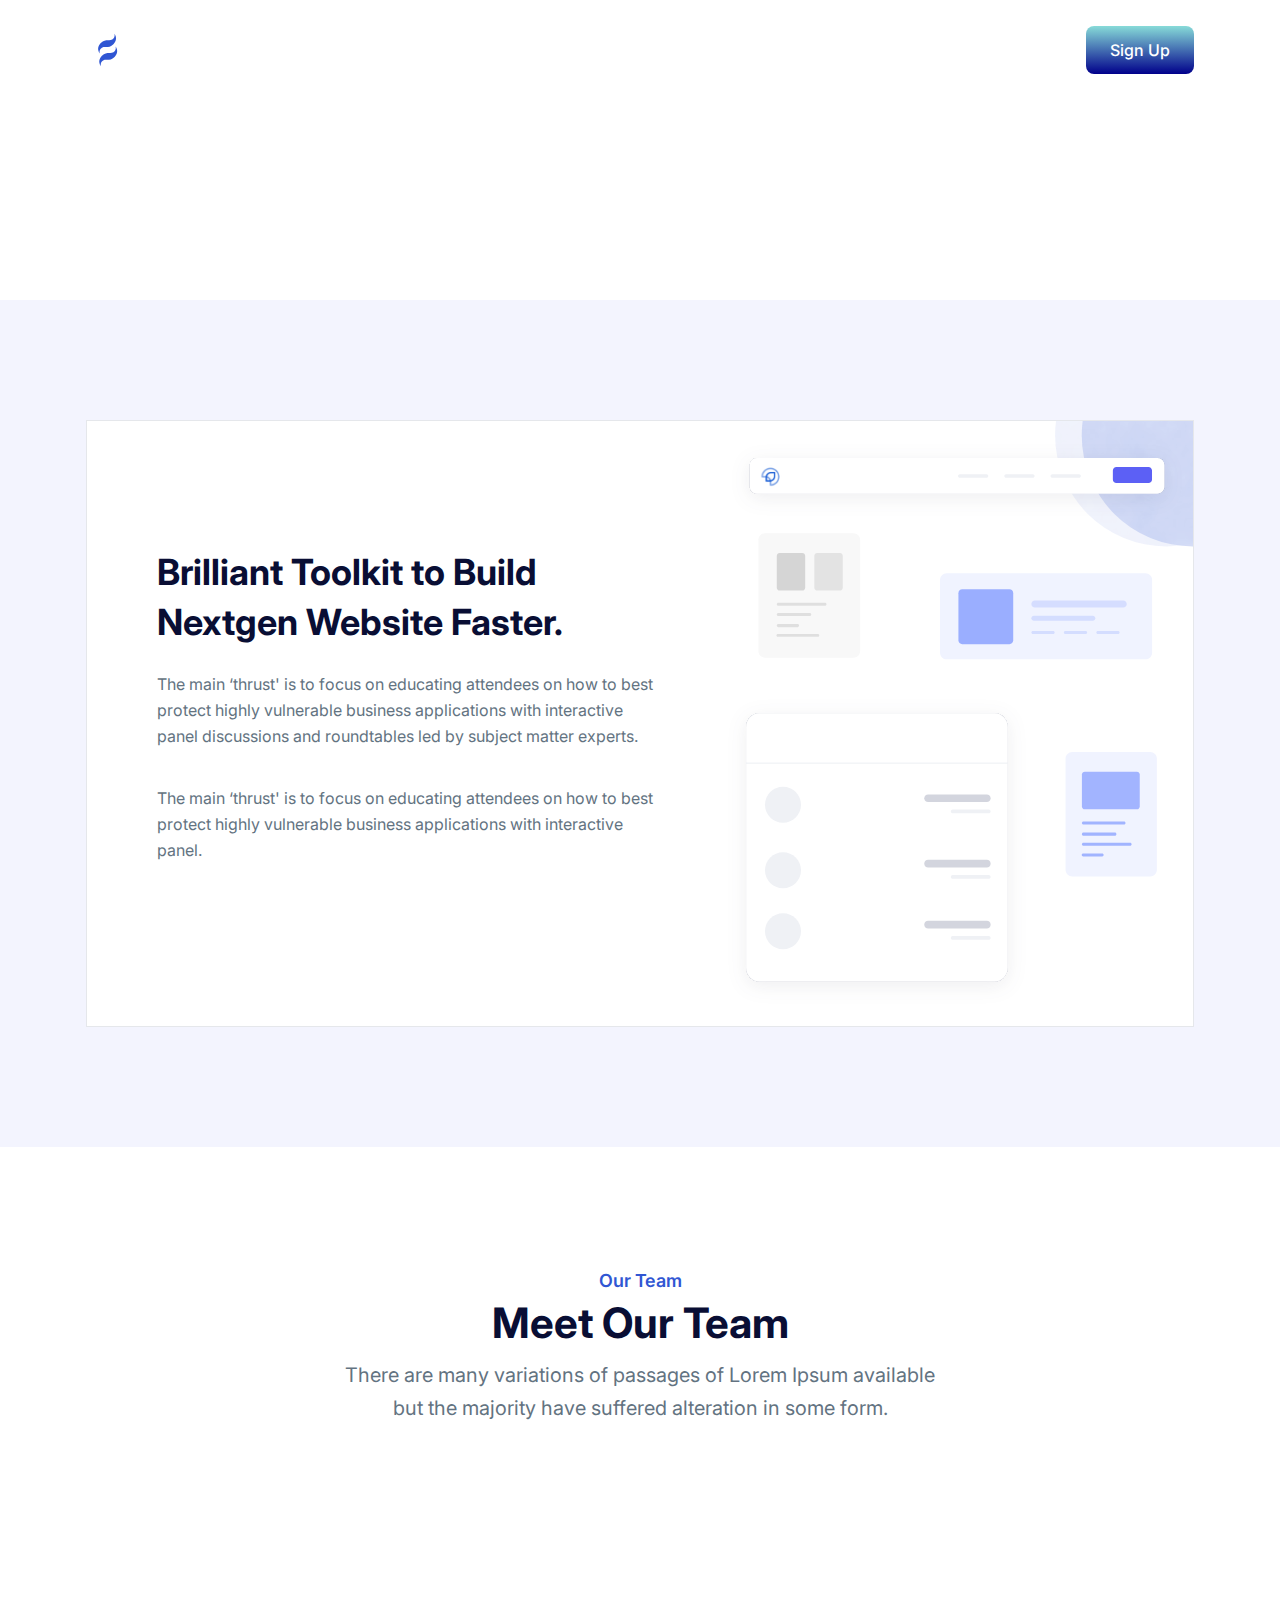
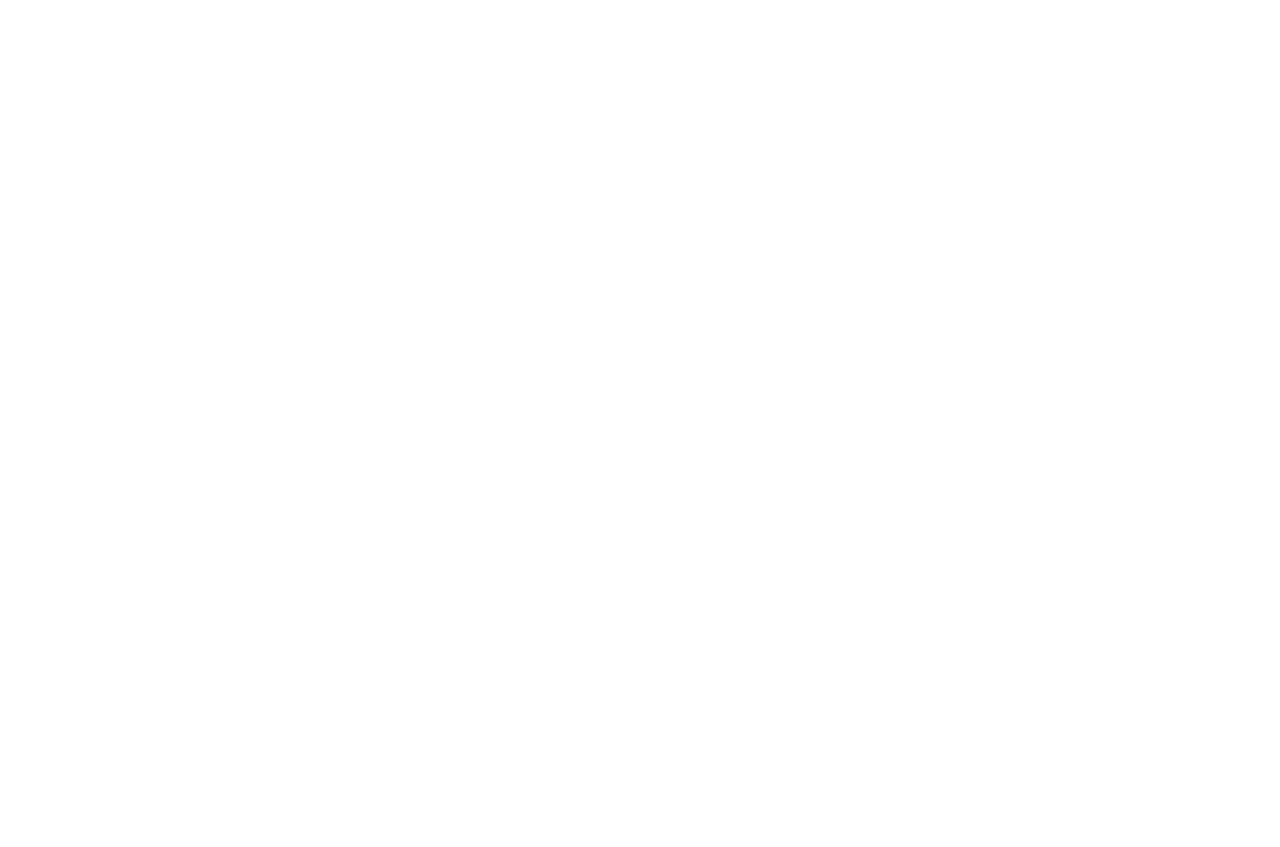
<file: about.html>
<!DOCTYPE html>
<html lang="en">
  <head>
    <meta charset="UTF-8" />
    <meta http-equiv="X-UA-Compatible" content="IE=edge" />
    <meta name="viewport" content="width=device-width, initial-scale=1.0" />
    <title>About | Play Tailwind</title>
    <link
      rel="shortcut icon"
      href="assets/images/favicon.png"
      type="image/x-icon"
    />
    <link rel="stylesheet" href="assets/css/animate.css" />
    <link rel="stylesheet" href="assets/css/tailwind.css" />

    <!-- ==== WOW JS ==== -->
    <script src="assets/js/wow.min.js"></script>
    <script>
      new WOW().init();
    </script>
  </head>
  <body>
    <!-- ====== Navbar Section Start -->
    <div
      class="ud-header absolute top-0 left-0 z-40 flex w-full items-center bg-transparent"
    >
      <div class="container">
        <div class="relative -mx-4 flex items-center justify-between">
          <div class="w-60 max-w-full px-4">
            <a href="index.html" class="navbar-logo block w-full py-5">
              <img
                src="assets/images/logo/logo-white.svg"
                alt="logo"
                class="header-logo w-full"
              />
            </a>
          </div>
          <div class="flex w-full items-center justify-between px-4">
            <div>
              <button
                id="navbarToggler"
                class="absolute right-4 top-1/2 block -translate-y-1/2 rounded-lg px-3 py-[6px] ring-primary focus:ring-2 lg:hidden"
              >
                <span
                  class="relative my-[6px] block h-[2px] w-[30px] bg-white"
                ></span>
                <span
                  class="relative my-[6px] block h-[2px] w-[30px] bg-white"
                ></span>
                <span
                  class="relative my-[6px] block h-[2px] w-[30px] bg-white"
                ></span>
              </button>
              <nav
                id="navbarCollapse"
                class="absolute right-4 top-full hidden w-full max-w-[250px] rounded-lg bg-white py-5 shadow-lg lg:static lg:block lg:w-full lg:max-w-full lg:bg-transparent lg:py-0 lg:px-4 lg:shadow-none xl:px-6"
              >
                <ul class="blcok lg:flex">
                  <li class="group relative">
                    <a
                      href="#home"
                      class="ud-menu-scroll mx-8 flex py-2 text-base text-dark group-hover:text-primary lg:mr-0 lg:inline-flex lg:py-6 lg:px-0 lg:text-white lg:group-hover:text-white lg:group-hover:opacity-70"
                    >
                      Home
                    </a>
                  </li>
                  <li class="group relative">
                    <a
                      href="/#about"
                      class="ud-menu-scroll mx-8 flex py-2 text-base text-dark group-hover:text-primary lg:mr-0 lg:ml-7 lg:inline-flex lg:py-6 lg:px-0 lg:text-white lg:group-hover:text-white lg:group-hover:opacity-70 xl:ml-12"
                    >
                      About
                    </a>
                  </li>
                  <li class="group relative">
                    <a
                      href="/#pricing"
                      class="ud-menu-scroll mx-8 flex py-2 text-base text-dark group-hover:text-primary lg:mr-0 lg:ml-7 lg:inline-flex lg:py-6 lg:px-0 lg:text-white lg:group-hover:text-white lg:group-hover:opacity-70 xl:ml-12"
                    >
                      Pricing
                    </a>
                  </li>
                  <li class="group relative">
                    <a
                      href="/#team"
                      class="ud-menu-scroll mx-8 flex py-2 text-base text-dark group-hover:text-primary lg:mr-0 lg:ml-7 lg:inline-flex lg:py-6 lg:px-0 lg:text-white lg:group-hover:text-white lg:group-hover:opacity-70 xl:ml-12"
                    >
                      Team
                    </a>
                  </li>
                  <li class="group relative">
                    <a
                      href="/#contact"
                      class="ud-menu-scroll mx-8 flex py-2 text-base text-dark group-hover:text-primary lg:mr-0 lg:ml-7 lg:inline-flex lg:py-6 lg:px-0 lg:text-white lg:group-hover:text-white lg:group-hover:opacity-70 xl:ml-12"
                    >
                      Contact
                    </a>
                  </li>
                  <li class="submenu-item group relative">
                    <a
                      href="javascript:void(0)"
                      class="relative mx-8 flex py-2 text-base text-dark after:absolute after:right-1 after:top-1/2 after:mt-[-2px] after:h-2 after:w-2 after:-translate-y-1/2 after:rotate-45 after:border-b-2 after:border-r-2 after:border-current group-hover:text-primary lg:mr-0 lg:ml-8 lg:inline-flex lg:py-6 lg:pl-0 lg:pr-4 lg:text-white lg:after:right-0 lg:group-hover:text-white lg:group-hover:opacity-70 xl:ml-12"
                    >
                      Pages
                    </a>
                    <div
                      class="submenu relative top-full left-0 hidden w-[250px] rounded-sm bg-white p-4 transition-[top] duration-300 group-hover:opacity-100 lg:invisible lg:absolute lg:top-[110%] lg:block lg:opacity-0 lg:shadow-lg lg:group-hover:visible lg:group-hover:top-full"
                    >
                      <a
                        href="about.html"
                        class="block rounded py-[10px] px-4 text-sm text-body-color hover:text-primary"
                      >
                        About Page
                      </a>
                      <a
                        href="pricing.html"
                        class="block rounded py-[10px] px-4 text-sm text-body-color hover:text-primary"
                      >
                        Pricing Page
                      </a>
                      <a
                        href="contact.html"
                        class="block rounded py-[10px] px-4 text-sm text-body-color hover:text-primary"
                      >
                        Contact Page
                      </a>
                      <a
                        href="blog-grids.html"
                        class="block rounded py-[10px] px-4 text-sm text-body-color hover:text-primary"
                      >
                        Blog Grid Page
                      </a>
                      <a
                        href="blog-details.html"
                        class="block rounded py-[10px] px-4 text-sm text-body-color hover:text-primary"
                      >
                        Blog Details Page
                      </a>
                      <a
                        href="signup.html"
                        class="block rounded py-[10px] px-4 text-sm text-body-color hover:text-primary"
                      >
                        Sign Up Page
                      </a>
                      <a
                        href="signin.html"
                        class="block rounded py-[10px] px-4 text-sm text-body-color hover:text-primary"
                      >
                        Sign In Page
                      </a>
                      <a
                        href="404.html"
                        class="block rounded py-[10px] px-4 text-sm text-body-color hover:text-primary"
                      >
                        404 Page
                      </a>
                    </div>
                  </li>
                </ul>
              </nav>
            </div>
            <div class="hidden justify-end pr-16 sm:flex lg:pr-0">
              <a
                href="signin.html"
                class="loginBtn py-3 px-7 text-base font-medium text-white hover:opacity-70"
              >
                Sign In
              </a>
              <a
                href="signup.html"
                class="signUpBtn rounded-lg bg-white bg-opacity-20 py-3 px-6 text-base font-medium text-white duration-300 ease-in-out hover:bg-opacity-100 hover:text-dark"
              >
                Sign Up
              </a>
            </div>
          </div>
        </div>
      </div>
    </div>
    <!-- ====== Navbar Section End -->

    <!-- ====== Banner Section Start -->
    <div
      class="relative z-10 overflow-hidden bg-primary pt-[120px] pb-[100px] md:pt-[130px] lg:pt-[160px]"
    >
      <div class="container">
        <div class="-mx-4 flex flex-wrap items-center">
          <div class="w-full px-4">
            <div class="text-center">
              <h1 class="text-4xl font-semibold text-white">About Us Page</h1>
            </div>
          </div>
        </div>
      </div>
      <div>
        <span class="absolute top-0 left-0 z-[-1]">
          <svg
            width="495"
            height="470"
            viewBox="0 0 495 470"
            fill="none"
            xmlns="http://www.w3.org/2000/svg"
          >
            <circle
              cx="55"
              cy="442"
              r="138"
              stroke="white"
              stroke-opacity="0.04"
              stroke-width="50"
            />
            <circle
              cx="446"
              r="39"
              stroke="white"
              stroke-opacity="0.04"
              stroke-width="20"
            />
            <path
              d="M245.406 137.609L233.985 94.9852L276.609 106.406L245.406 137.609Z"
              stroke="white"
              stroke-opacity="0.08"
              stroke-width="12"
            />
          </svg>
        </span>
        <span class="absolute top-0 right-0 z-[-1]">
          <svg
            width="493"
            height="470"
            viewBox="0 0 493 470"
            fill="none"
            xmlns="http://www.w3.org/2000/svg"
          >
            <circle
              cx="462"
              cy="5"
              r="138"
              stroke="white"
              stroke-opacity="0.04"
              stroke-width="50"
            />
            <circle
              cx="49"
              cy="470"
              r="39"
              stroke="white"
              stroke-opacity="0.04"
              stroke-width="20"
            />
            <path
              d="M222.393 226.701L272.808 213.192L259.299 263.607L222.393 226.701Z"
              stroke="white"
              stroke-opacity="0.06"
              stroke-width="13"
            />
          </svg>
        </span>
      </div>
    </div>
    <!-- ====== Banner Section End -->

    <!-- ====== About Section Start -->
    <section
      id="about"
      class="bg-[#f3f4fe] pt-20 pb-20 lg:pt-[120px] lg:pb-[120px]"
    >
      <div class="container">
        <div class="wow fadeInUp bg-white" data-wow-delay=".2s">
          <div class="-mx-4 flex flex-wrap">
            <div class="w-full px-4">
              <div
                class="items-center justify-between overflow-hidden border lg:flex"
              >
                <div
                  class="w-full py-12 px-7 sm:px-12 md:p-16 lg:max-w-[565px] lg:py-9 lg:px-16 xl:max-w-[640px] xl:p-[70px]"
                >
                  <span
                    class="mb-5 inline-block bg-primary py-2 px-5 text-sm font-medium text-white"
                  >
                    About Us
                  </span>
                  <h2
                    class="mb-6 text-3xl font-bold text-dark sm:text-4xl sm:leading-snug 2xl:text-[40px]"
                  >
                    Brilliant Toolkit to Build Nextgen Website Faster.
                  </h2>
                  <p class="mb-9 text-base leading-relaxed text-body-color">
                    The main ‘thrust' is to focus on educating attendees on how
                    to best protect highly vulnerable business applications with
                    interactive panel discussions and roundtables led by subject
                    matter experts.
                  </p>
                  <p class="mb-9 text-base leading-relaxed text-body-color">
                    The main ‘thrust' is to focus on educating attendees on how
                    to best protect highly vulnerable business applications with
                    interactive panel.
                  </p>
                  <a
                    href="javascript:void(0)"
                    class="inline-flex items-center justify-center rounded bg-primary py-4 px-6 text-base font-medium text-white transition duration-300 ease-in-out hover:bg-opacity-90 hover:shadow-lg"
                  >
                    Learn More
                  </a>
                </div>
                <div class="text-center">
                  <div class="relative z-10 inline-block">
                    <img
                      src="assets/images/about/about-image.svg"
                      alt="image"
                      class="mx-auto lg:ml-auto"
                    />
                  </div>
                </div>
              </div>
            </div>
          </div>
        </div>
      </div>
    </section>
    <!-- ====== About Section End -->

    <!-- ====== Team Section Start -->
    <section id="team" class="pt-20 pb-10 lg:pt-[120px] lg:pb-20">
      <div class="container">
        <div class="-mx-4 flex flex-wrap">
          <div class="w-full px-4">
            <div class="mx-auto mb-[60px] max-w-[620px] text-center">
              <span class="mb-2 block text-lg font-semibold text-primary">
                Our Team
              </span>
              <h2
                class="mb-4 text-3xl font-bold text-dark sm:text-4xl md:text-[42px]"
              >
                Meet Our Team
              </h2>
              <p
                class="text-lg leading-relaxed text-body-color sm:text-xl sm:leading-relaxed"
              >
                There are many variations of passages of Lorem Ipsum available
                but the majority have suffered alteration in some form.
              </p>
            </div>
          </div>
        </div>

        <div class="-mx-4 flex flex-wrap justify-center">
          <div class="w-full px-4 sm:w-1/2 lg:w-1/4">
            <div class="wow fadeInUp mb-10" data-wow-delay=".1s">
              <div
                class="h-170px] relative z-10 mx-auto mb-6 w-[170px] rounded-full"
              >
                <img
                  src="assets/images/team/team-01.png"
                  alt="image"
                  class="w-full rounded-full"
                />
                <span class="absolute top-0 left-0 z-[-1]">
                  <svg
                    width="71"
                    height="82"
                    viewBox="0 0 71 82"
                    fill="none"
                    xmlns="http://www.w3.org/2000/svg"
                  >
                    <circle
                      cx="1.29337"
                      cy="80.7066"
                      r="1.29337"
                      transform="rotate(-90 1.29337 80.7066)"
                      fill="#3056D3"
                    />
                    <circle
                      cx="12.6747"
                      cy="80.7066"
                      r="1.29337"
                      transform="rotate(-90 12.6747 80.7066)"
                      fill="#3056D3"
                    />
                    <circle
                      cx="24.0575"
                      cy="80.7066"
                      r="1.29337"
                      transform="rotate(-90 24.0575 80.7066)"
                      fill="#3056D3"
                    />
                    <circle
                      cx="35.4379"
                      cy="80.7066"
                      r="1.29337"
                      transform="rotate(-90 35.4379 80.7066)"
                      fill="#3056D3"
                    />
                    <circle
                      cx="46.8197"
                      cy="80.7066"
                      r="1.29337"
                      transform="rotate(-90 46.8197 80.7066)"
                      fill="#3056D3"
                    />
                    <circle
                      cx="68.807"
                      cy="80.7066"
                      r="1.29337"
                      transform="rotate(-90 68.807 80.7066)"
                      fill="#3056D3"
                    />
                    <circle
                      cx="57.9443"
                      cy="80.7066"
                      r="1.29337"
                      transform="rotate(-90 57.9443 80.7066)"
                      fill="#3056D3"
                    />
                    <circle
                      cx="1.29337"
                      cy="69.3249"
                      r="1.29337"
                      transform="rotate(-90 1.29337 69.3249)"
                      fill="#3056D3"
                    />
                    <circle
                      cx="12.6747"
                      cy="69.3249"
                      r="1.29337"
                      transform="rotate(-90 12.6747 69.3249)"
                      fill="#3056D3"
                    />
                    <circle
                      cx="24.0575"
                      cy="69.3249"
                      r="1.29337"
                      transform="rotate(-90 24.0575 69.3249)"
                      fill="#3056D3"
                    />
                    <circle
                      cx="35.4379"
                      cy="69.3249"
                      r="1.29337"
                      transform="rotate(-90 35.4379 69.3249)"
                      fill="#3056D3"
                    />
                    <circle
                      cx="46.8197"
                      cy="69.325"
                      r="1.29337"
                      transform="rotate(-90 46.8197 69.325)"
                      fill="#3056D3"
                    />
                    <circle
                      cx="68.807"
                      cy="69.325"
                      r="1.29337"
                      transform="rotate(-90 68.807 69.325)"
                      fill="#3056D3"
                    />
                    <circle
                      cx="57.9433"
                      cy="69.325"
                      r="1.29337"
                      transform="rotate(-90 57.9433 69.325)"
                      fill="#3056D3"
                    />
                    <circle
                      cx="1.29337"
                      cy="57.9433"
                      r="1.29337"
                      transform="rotate(-90 1.29337 57.9433)"
                      fill="#3056D3"
                    />
                    <circle
                      cx="1.29337"
                      cy="24.0568"
                      r="1.29337"
                      transform="rotate(-90 1.29337 24.0568)"
                      fill="#3056D3"
                    />
                    <circle
                      cx="12.6747"
                      cy="57.9433"
                      r="1.29337"
                      transform="rotate(-90 12.6747 57.9433)"
                      fill="#3056D3"
                    />
                    <circle
                      cx="12.6747"
                      cy="24.0568"
                      r="1.29337"
                      transform="rotate(-90 12.6747 24.0568)"
                      fill="#3056D3"
                    />
                    <circle
                      cx="24.0575"
                      cy="57.9433"
                      r="1.29337"
                      transform="rotate(-90 24.0575 57.9433)"
                      fill="#3056D3"
                    />
                    <circle
                      cx="24.0575"
                      cy="24.0568"
                      r="1.29337"
                      transform="rotate(-90 24.0575 24.0568)"
                      fill="#3056D3"
                    />
                    <circle
                      cx="35.4379"
                      cy="57.9433"
                      r="1.29337"
                      transform="rotate(-90 35.4379 57.9433)"
                      fill="#3056D3"
                    />
                    <circle
                      cx="35.4379"
                      cy="24.0568"
                      r="1.29337"
                      transform="rotate(-90 35.4379 24.0568)"
                      fill="#3056D3"
                    />
                    <circle
                      cx="46.8197"
                      cy="57.9431"
                      r="1.29337"
                      transform="rotate(-90 46.8197 57.9431)"
                      fill="#3056D3"
                    />
                    <circle
                      cx="46.8197"
                      cy="24.0567"
                      r="1.29337"
                      transform="rotate(-90 46.8197 24.0567)"
                      fill="#3056D3"
                    />
                    <circle
                      cx="68.807"
                      cy="57.9431"
                      r="1.29337"
                      transform="rotate(-90 68.807 57.9431)"
                      fill="#3056D3"
                    />
                    <circle
                      cx="68.807"
                      cy="24.0567"
                      r="1.29337"
                      transform="rotate(-90 68.807 24.0567)"
                      fill="#3056D3"
                    />
                    <circle
                      cx="57.9433"
                      cy="57.9431"
                      r="1.29337"
                      transform="rotate(-90 57.9433 57.9431)"
                      fill="#3056D3"
                    />
                    <circle
                      cx="57.9443"
                      cy="24.0567"
                      r="1.29337"
                      transform="rotate(-90 57.9443 24.0567)"
                      fill="#3056D3"
                    />
                    <circle
                      cx="1.29337"
                      cy="46.5615"
                      r="1.29337"
                      transform="rotate(-90 1.29337 46.5615)"
                      fill="#3056D3"
                    />
                    <circle
                      cx="1.29337"
                      cy="12.6751"
                      r="1.29337"
                      transform="rotate(-90 1.29337 12.6751)"
                      fill="#3056D3"
                    />
                    <circle
                      cx="12.6747"
                      cy="46.5615"
                      r="1.29337"
                      transform="rotate(-90 12.6747 46.5615)"
                      fill="#3056D3"
                    />
                    <circle
                      cx="12.6747"
                      cy="12.6751"
                      r="1.29337"
                      transform="rotate(-90 12.6747 12.6751)"
                      fill="#3056D3"
                    />
                    <circle
                      cx="24.0575"
                      cy="46.5615"
                      r="1.29337"
                      transform="rotate(-90 24.0575 46.5615)"
                      fill="#3056D3"
                    />
                    <circle
                      cx="24.0575"
                      cy="12.6751"
                      r="1.29337"
                      transform="rotate(-90 24.0575 12.6751)"
                      fill="#3056D3"
                    />
                    <circle
                      cx="35.4379"
                      cy="46.5615"
                      r="1.29337"
                      transform="rotate(-90 35.4379 46.5615)"
                      fill="#3056D3"
                    />
                    <circle
                      cx="35.4379"
                      cy="12.6751"
                      r="1.29337"
                      transform="rotate(-90 35.4379 12.6751)"
                      fill="#3056D3"
                    />
                    <circle
                      cx="46.8197"
                      cy="46.5615"
                      r="1.29337"
                      transform="rotate(-90 46.8197 46.5615)"
                      fill="#3056D3"
                    />
                    <circle
                      cx="46.8197"
                      cy="12.6751"
                      r="1.29337"
                      transform="rotate(-90 46.8197 12.6751)"
                      fill="#3056D3"
                    />
                    <circle
                      cx="68.807"
                      cy="46.5615"
                      r="1.29337"
                      transform="rotate(-90 68.807 46.5615)"
                      fill="#3056D3"
                    />
                    <circle
                      cx="68.807"
                      cy="12.6751"
                      r="1.29337"
                      transform="rotate(-90 68.807 12.6751)"
                      fill="#3056D3"
                    />
                    <circle
                      cx="57.9433"
                      cy="46.5615"
                      r="1.29337"
                      transform="rotate(-90 57.9433 46.5615)"
                      fill="#3056D3"
                    />
                    <circle
                      cx="57.9443"
                      cy="12.6751"
                      r="1.29337"
                      transform="rotate(-90 57.9443 12.6751)"
                      fill="#3056D3"
                    />
                    <circle
                      cx="1.29337"
                      cy="35.1798"
                      r="1.29337"
                      transform="rotate(-90 1.29337 35.1798)"
                      fill="#3056D3"
                    />
                    <circle
                      cx="1.29337"
                      cy="1.2933"
                      r="1.29337"
                      transform="rotate(-90 1.29337 1.2933)"
                      fill="#3056D3"
                    />
                    <circle
                      cx="12.6747"
                      cy="35.1798"
                      r="1.29337"
                      transform="rotate(-90 12.6747 35.1798)"
                      fill="#3056D3"
                    />
                    <circle
                      cx="12.6747"
                      cy="1.2933"
                      r="1.29337"
                      transform="rotate(-90 12.6747 1.2933)"
                      fill="#3056D3"
                    />
                    <circle
                      cx="24.0575"
                      cy="35.1798"
                      r="1.29337"
                      transform="rotate(-90 24.0575 35.1798)"
                      fill="#3056D3"
                    />
                    <circle
                      cx="24.0575"
                      cy="1.29336"
                      r="1.29337"
                      transform="rotate(-90 24.0575 1.29336)"
                      fill="#3056D3"
                    />
                    <circle
                      cx="35.4379"
                      cy="35.1798"
                      r="1.29337"
                      transform="rotate(-90 35.4379 35.1798)"
                      fill="#3056D3"
                    />
                    <circle
                      cx="35.4379"
                      cy="1.29336"
                      r="1.29337"
                      transform="rotate(-90 35.4379 1.29336)"
                      fill="#3056D3"
                    />
                    <circle
                      cx="46.8197"
                      cy="35.18"
                      r="1.29337"
                      transform="rotate(-90 46.8197 35.18)"
                      fill="#3056D3"
                    />
                    <circle
                      cx="46.8197"
                      cy="1.29354"
                      r="1.29337"
                      transform="rotate(-90 46.8197 1.29354)"
                      fill="#3056D3"
                    />
                    <circle
                      cx="68.807"
                      cy="35.18"
                      r="1.29337"
                      transform="rotate(-90 68.807 35.18)"
                      fill="#3056D3"
                    />
                    <circle
                      cx="68.807"
                      cy="1.29354"
                      r="1.29337"
                      transform="rotate(-90 68.807 1.29354)"
                      fill="#3056D3"
                    />
                    <circle
                      cx="57.9443"
                      cy="35.18"
                      r="1.29337"
                      transform="rotate(-90 57.9443 35.18)"
                      fill="#3056D3"
                    />
                    <circle
                      cx="57.9443"
                      cy="1.29354"
                      r="1.29337"
                      transform="rotate(-90 57.9443 1.29354)"
                      fill="#3056D3"
                    />
                  </svg>
                </span>
                <span class="absolute right-0 bottom-0">
                  <svg
                    width="22"
                    height="22"
                    viewBox="0 0 22 22"
                    fill="none"
                    xmlns="http://www.w3.org/2000/svg"
                  >
                    <path
                      d="M21.5 21.5L0.505701 21.5C0.767606 10.023 10.023 0.767604 21.5 0.505697L21.5 21.5Z"
                      stroke="#13C296"
                    />
                  </svg>
                </span>
              </div>
              <div class="text-center">
                <h4 class="mb-2 text-lg font-medium text-dark">
                  Adveen Desuza
                </h4>
                <p class="mb-5 text-sm font-medium text-body-color">
                  UI Designer
                </p>
                <div class="flex items-center justify-center">
                  <a
                    href="javascript:void(0)"
                    class="mx-2 flex h-8 w-8 items-center justify-center text-[#cdced6] hover:text-primary"
                  >
                    <svg
                      width="10"
                      height="18"
                      viewBox="0 0 10 18"
                      class="fill-current"
                    >
                      <path
                        d="M9.29878 7.2H7.74898H7.19548V6.61935V4.81936V4.23871H7.74898H8.91133C9.21575 4.23871 9.46483 4.00645 9.46483 3.65806V0.580645C9.46483 0.26129 9.24343 0 8.91133 0H6.89106C4.70474 0 3.18262 1.62581 3.18262 4.03548V6.56129V7.14194H2.62912H0.747223C0.359774 7.14194 0 7.46129 0 7.92581V10.0161C0 10.4226 0.304424 10.8 0.747223 10.8H2.57377H3.12727V11.3806V17.2161C3.12727 17.6226 3.43169 18 3.87449 18H6.47593C6.64198 18 6.78036 17.9129 6.89106 17.7968C7.00176 17.6806 7.08478 17.4774 7.08478 17.3032V11.4097V10.829H7.66596H8.91133C9.2711 10.829 9.54785 10.5968 9.6032 10.2484V10.2194V10.1903L9.99065 8.1871C10.0183 7.98387 9.99065 7.75161 9.8246 7.51935C9.76925 7.37419 9.52018 7.22903 9.29878 7.2Z"
                      />
                    </svg>
                  </a>
                  <a
                    href="javascript:void(0)"
                    class="mx-2 flex h-8 w-8 items-center justify-center text-[#cdced6] hover:text-primary"
                  >
                    <svg
                      width="18"
                      height="14"
                      viewBox="0 0 18 14"
                      class="fill-current"
                    >
                      <path
                        d="M15.9968 2.41096L17.1 1.09589C17.4194 0.739726 17.5065 0.465753 17.5355 0.328767C16.6645 0.821918 15.8516 0.986301 15.329 0.986301H15.1258L15.0097 0.876712C14.3129 0.30137 13.4419 0 12.5129 0C10.4806 0 8.88387 1.58904 8.88387 3.42466C8.88387 3.53425 8.88387 3.69863 8.9129 3.80822L9 4.35616L8.39032 4.32877C4.67419 4.21918 1.62581 1.20548 1.13226 0.684932C0.319355 2.05479 0.783871 3.36986 1.27742 4.19178L2.26452 5.72603L0.696774 4.90411C0.725806 6.05479 1.19032 6.9589 2.09032 7.61644L2.87419 8.16438L2.09032 8.46575C2.58387 9.86301 3.6871 10.4384 4.5 10.6575L5.57419 10.9315L4.55806 11.589C2.93226 12.6849 0.9 12.6027 0 12.5205C1.82903 13.726 4.00645 14 5.51613 14C6.64839 14 7.49032 13.8904 7.69355 13.8082C15.8226 12 16.2 5.15068 16.2 3.78082V3.58904L16.3742 3.47945C17.3613 2.60274 17.7677 2.13699 18 1.86301C17.9129 1.89041 17.7968 1.94521 17.6806 1.9726L15.9968 2.41096Z"
                      />
                    </svg>
                  </a>
                  <a
                    href="javascript:void(0)"
                    class="mx-2 flex h-8 w-8 items-center justify-center text-[#cdced6] hover:text-primary"
                  >
                    <svg
                      width="18"
                      height="18"
                      viewBox="0 0 18 18"
                      class="fill-current"
                    >
                      <path
                        d="M8.90245 12.1939C10.7363 12.1939 12.2229 10.7073 12.2229 8.87352C12.2229 7.0397 10.7363 5.5531 8.90245 5.5531C7.06863 5.5531 5.58203 7.0397 5.58203 8.87352C5.58203 10.7073 7.06863 12.1939 8.90245 12.1939Z"
                      />
                      <path
                        d="M12.5088 0H5.23824C2.34719 0 0 2.34719 0 5.23824V12.4516C0 15.3999 2.34719 17.7471 5.23824 17.7471H12.4516C15.3999 17.7471 17.7471 15.3999 17.7471 12.5088V5.23824C17.7471 2.34719 15.3999 0 12.5088 0ZM8.90215 13.2244C6.46909 13.2244 4.55126 11.2493 4.55126 8.87353C4.55126 6.49771 6.49771 4.52264 8.90215 4.52264C11.278 4.52264 13.2244 6.49771 13.2244 8.87353C13.2244 11.2493 11.3066 13.2244 8.90215 13.2244ZM14.9133 4.92338C14.627 5.23824 14.1976 5.40999 13.711 5.40999C13.2817 5.40999 12.8523 5.23824 12.5088 4.92338C12.1939 4.60851 12.0222 4.20777 12.0222 3.72116C12.0222 3.23454 12.1939 2.86243 12.5088 2.51894C12.8237 2.17545 13.2244 2.0037 13.711 2.0037C14.1404 2.0037 14.5984 2.17545 14.9133 2.49031C15.1995 2.86243 15.3999 3.29179 15.3999 3.74978C15.3712 4.20777 15.1995 4.60851 14.9133 4.92338Z"
                      />
                      <path
                        d="M13.7397 3.03418C13.3676 3.03418 13.0527 3.34905 13.0527 3.72116C13.0527 4.09328 13.3676 4.40815 13.7397 4.40815C14.1118 4.40815 14.4267 4.09328 14.4267 3.72116C14.4267 3.34905 14.1405 3.03418 13.7397 3.03418Z"
                      />
                    </svg>
                  </a>
                </div>
              </div>
            </div>
          </div>
          <div class="w-full px-4 sm:w-1/2 lg:w-1/4">
            <div class="wow fadeInUp mb-10" data-wow-delay=".15s">
              <div
                class="h-170px] relative z-10 mx-auto mb-6 w-[170px] rounded-full"
              >
                <img
                  src="assets/images/team/team-02.png"
                  alt="image"
                  class="w-full rounded-full"
                />
                <span class="absolute top-0 left-0 z-[-1]">
                  <svg
                    width="71"
                    height="82"
                    viewBox="0 0 71 82"
                    fill="none"
                    xmlns="http://www.w3.org/2000/svg"
                  >
                    <circle
                      cx="1.29337"
                      cy="80.7066"
                      r="1.29337"
                      transform="rotate(-90 1.29337 80.7066)"
                      fill="#3056D3"
                    />
                    <circle
                      cx="12.6747"
                      cy="80.7066"
                      r="1.29337"
                      transform="rotate(-90 12.6747 80.7066)"
                      fill="#3056D3"
                    />
                    <circle
                      cx="24.0575"
                      cy="80.7066"
                      r="1.29337"
                      transform="rotate(-90 24.0575 80.7066)"
                      fill="#3056D3"
                    />
                    <circle
                      cx="35.4379"
                      cy="80.7066"
                      r="1.29337"
                      transform="rotate(-90 35.4379 80.7066)"
                      fill="#3056D3"
                    />
                    <circle
                      cx="46.8197"
                      cy="80.7066"
                      r="1.29337"
                      transform="rotate(-90 46.8197 80.7066)"
                      fill="#3056D3"
                    />
                    <circle
                      cx="68.807"
                      cy="80.7066"
                      r="1.29337"
                      transform="rotate(-90 68.807 80.7066)"
                      fill="#3056D3"
                    />
                    <circle
                      cx="57.9443"
                      cy="80.7066"
                      r="1.29337"
                      transform="rotate(-90 57.9443 80.7066)"
                      fill="#3056D3"
                    />
                    <circle
                      cx="1.29337"
                      cy="69.3249"
                      r="1.29337"
                      transform="rotate(-90 1.29337 69.3249)"
                      fill="#3056D3"
                    />
                    <circle
                      cx="12.6747"
                      cy="69.3249"
                      r="1.29337"
                      transform="rotate(-90 12.6747 69.3249)"
                      fill="#3056D3"
                    />
                    <circle
                      cx="24.0575"
                      cy="69.3249"
                      r="1.29337"
                      transform="rotate(-90 24.0575 69.3249)"
                      fill="#3056D3"
                    />
                    <circle
                      cx="35.4379"
                      cy="69.3249"
                      r="1.29337"
                      transform="rotate(-90 35.4379 69.3249)"
                      fill="#3056D3"
                    />
                    <circle
                      cx="46.8197"
                      cy="69.325"
                      r="1.29337"
                      transform="rotate(-90 46.8197 69.325)"
                      fill="#3056D3"
                    />
                    <circle
                      cx="68.807"
                      cy="69.325"
                      r="1.29337"
                      transform="rotate(-90 68.807 69.325)"
                      fill="#3056D3"
                    />
                    <circle
                      cx="57.9433"
                      cy="69.325"
                      r="1.29337"
                      transform="rotate(-90 57.9433 69.325)"
                      fill="#3056D3"
                    />
                    <circle
                      cx="1.29337"
                      cy="57.9433"
                      r="1.29337"
                      transform="rotate(-90 1.29337 57.9433)"
                      fill="#3056D3"
                    />
                    <circle
                      cx="1.29337"
                      cy="24.0568"
                      r="1.29337"
                      transform="rotate(-90 1.29337 24.0568)"
                      fill="#3056D3"
                    />
                    <circle
                      cx="12.6747"
                      cy="57.9433"
                      r="1.29337"
                      transform="rotate(-90 12.6747 57.9433)"
                      fill="#3056D3"
                    />
                    <circle
                      cx="12.6747"
                      cy="24.0568"
                      r="1.29337"
                      transform="rotate(-90 12.6747 24.0568)"
                      fill="#3056D3"
                    />
                    <circle
                      cx="24.0575"
                      cy="57.9433"
                      r="1.29337"
                      transform="rotate(-90 24.0575 57.9433)"
                      fill="#3056D3"
                    />
                    <circle
                      cx="24.0575"
                      cy="24.0568"
                      r="1.29337"
                      transform="rotate(-90 24.0575 24.0568)"
                      fill="#3056D3"
                    />
                    <circle
                      cx="35.4379"
                      cy="57.9433"
                      r="1.29337"
                      transform="rotate(-90 35.4379 57.9433)"
                      fill="#3056D3"
                    />
                    <circle
                      cx="35.4379"
                      cy="24.0568"
                      r="1.29337"
                      transform="rotate(-90 35.4379 24.0568)"
                      fill="#3056D3"
                    />
                    <circle
                      cx="46.8197"
                      cy="57.9431"
                      r="1.29337"
                      transform="rotate(-90 46.8197 57.9431)"
                      fill="#3056D3"
                    />
                    <circle
                      cx="46.8197"
                      cy="24.0567"
                      r="1.29337"
                      transform="rotate(-90 46.8197 24.0567)"
                      fill="#3056D3"
                    />
                    <circle
                      cx="68.807"
                      cy="57.9431"
                      r="1.29337"
                      transform="rotate(-90 68.807 57.9431)"
                      fill="#3056D3"
                    />
                    <circle
                      cx="68.807"
                      cy="24.0567"
                      r="1.29337"
                      transform="rotate(-90 68.807 24.0567)"
                      fill="#3056D3"
                    />
                    <circle
                      cx="57.9433"
                      cy="57.9431"
                      r="1.29337"
                      transform="rotate(-90 57.9433 57.9431)"
                      fill="#3056D3"
                    />
                    <circle
                      cx="57.9443"
                      cy="24.0567"
                      r="1.29337"
                      transform="rotate(-90 57.9443 24.0567)"
                      fill="#3056D3"
                    />
                    <circle
                      cx="1.29337"
                      cy="46.5615"
                      r="1.29337"
                      transform="rotate(-90 1.29337 46.5615)"
                      fill="#3056D3"
                    />
                    <circle
                      cx="1.29337"
                      cy="12.6751"
                      r="1.29337"
                      transform="rotate(-90 1.29337 12.6751)"
                      fill="#3056D3"
                    />
                    <circle
                      cx="12.6747"
                      cy="46.5615"
                      r="1.29337"
                      transform="rotate(-90 12.6747 46.5615)"
                      fill="#3056D3"
                    />
                    <circle
                      cx="12.6747"
                      cy="12.6751"
                      r="1.29337"
                      transform="rotate(-90 12.6747 12.6751)"
                      fill="#3056D3"
                    />
                    <circle
                      cx="24.0575"
                      cy="46.5615"
                      r="1.29337"
                      transform="rotate(-90 24.0575 46.5615)"
                      fill="#3056D3"
                    />
                    <circle
                      cx="24.0575"
                      cy="12.6751"
                      r="1.29337"
                      transform="rotate(-90 24.0575 12.6751)"
                      fill="#3056D3"
                    />
                    <circle
                      cx="35.4379"
                      cy="46.5615"
                      r="1.29337"
                      transform="rotate(-90 35.4379 46.5615)"
                      fill="#3056D3"
                    />
                    <circle
                      cx="35.4379"
                      cy="12.6751"
                      r="1.29337"
                      transform="rotate(-90 35.4379 12.6751)"
                      fill="#3056D3"
                    />
                    <circle
                      cx="46.8197"
                      cy="46.5615"
                      r="1.29337"
                      transform="rotate(-90 46.8197 46.5615)"
                      fill="#3056D3"
                    />
                    <circle
                      cx="46.8197"
                      cy="12.6751"
                      r="1.29337"
                      transform="rotate(-90 46.8197 12.6751)"
                      fill="#3056D3"
                    />
                    <circle
                      cx="68.807"
                      cy="46.5615"
                      r="1.29337"
                      transform="rotate(-90 68.807 46.5615)"
                      fill="#3056D3"
                    />
                    <circle
                      cx="68.807"
                      cy="12.6751"
                      r="1.29337"
                      transform="rotate(-90 68.807 12.6751)"
                      fill="#3056D3"
                    />
                    <circle
                      cx="57.9433"
                      cy="46.5615"
                      r="1.29337"
                      transform="rotate(-90 57.9433 46.5615)"
                      fill="#3056D3"
                    />
                    <circle
                      cx="57.9443"
                      cy="12.6751"
                      r="1.29337"
                      transform="rotate(-90 57.9443 12.6751)"
                      fill="#3056D3"
                    />
                    <circle
                      cx="1.29337"
                      cy="35.1798"
                      r="1.29337"
                      transform="rotate(-90 1.29337 35.1798)"
                      fill="#3056D3"
                    />
                    <circle
                      cx="1.29337"
                      cy="1.2933"
                      r="1.29337"
                      transform="rotate(-90 1.29337 1.2933)"
                      fill="#3056D3"
                    />
                    <circle
                      cx="12.6747"
                      cy="35.1798"
                      r="1.29337"
                      transform="rotate(-90 12.6747 35.1798)"
                      fill="#3056D3"
                    />
                    <circle
                      cx="12.6747"
                      cy="1.2933"
                      r="1.29337"
                      transform="rotate(-90 12.6747 1.2933)"
                      fill="#3056D3"
                    />
                    <circle
                      cx="24.0575"
                      cy="35.1798"
                      r="1.29337"
                      transform="rotate(-90 24.0575 35.1798)"
                      fill="#3056D3"
                    />
                    <circle
                      cx="24.0575"
                      cy="1.29336"
                      r="1.29337"
                      transform="rotate(-90 24.0575 1.29336)"
                      fill="#3056D3"
                    />
                    <circle
                      cx="35.4379"
                      cy="35.1798"
                      r="1.29337"
                      transform="rotate(-90 35.4379 35.1798)"
                      fill="#3056D3"
                    />
                    <circle
                      cx="35.4379"
                      cy="1.29336"
                      r="1.29337"
                      transform="rotate(-90 35.4379 1.29336)"
                      fill="#3056D3"
                    />
                    <circle
                      cx="46.8197"
                      cy="35.18"
                      r="1.29337"
                      transform="rotate(-90 46.8197 35.18)"
                      fill="#3056D3"
                    />
                    <circle
                      cx="46.8197"
                      cy="1.29354"
                      r="1.29337"
                      transform="rotate(-90 46.8197 1.29354)"
                      fill="#3056D3"
                    />
                    <circle
                      cx="68.807"
                      cy="35.18"
                      r="1.29337"
                      transform="rotate(-90 68.807 35.18)"
                      fill="#3056D3"
                    />
                    <circle
                      cx="68.807"
                      cy="1.29354"
                      r="1.29337"
                      transform="rotate(-90 68.807 1.29354)"
                      fill="#3056D3"
                    />
                    <circle
                      cx="57.9443"
                      cy="35.18"
                      r="1.29337"
                      transform="rotate(-90 57.9443 35.18)"
                      fill="#3056D3"
                    />
                    <circle
                      cx="57.9443"
                      cy="1.29354"
                      r="1.29337"
                      transform="rotate(-90 57.9443 1.29354)"
                      fill="#3056D3"
                    />
                  </svg>
                </span>
                <span class="absolute right-0 bottom-0">
                  <svg
                    width="22"
                    height="22"
                    viewBox="0 0 22 22"
                    fill="none"
                    xmlns="http://www.w3.org/2000/svg"
                  >
                    <path
                      d="M21.5 21.5L0.505701 21.5C0.767606 10.023 10.023 0.767604 21.5 0.505697L21.5 21.5Z"
                      stroke="#13C296"
                    />
                  </svg>
                </span>
              </div>
              <div class="text-center">
                <h4 class="mb-2 text-lg font-medium text-dark">Jezmin uniya</h4>
                <p class="mb-5 text-sm font-medium text-body-color">
                  Product Designer
                </p>
                <div class="flex items-center justify-center">
                  <a
                    href="javascript:void(0)"
                    class="mx-2 flex h-8 w-8 items-center justify-center text-[#cdced6] hover:text-primary"
                  >
                    <svg
                      width="10"
                      height="18"
                      viewBox="0 0 10 18"
                      class="fill-current"
                    >
                      <path
                        d="M9.29878 7.2H7.74898H7.19548V6.61935V4.81936V4.23871H7.74898H8.91133C9.21575 4.23871 9.46483 4.00645 9.46483 3.65806V0.580645C9.46483 0.26129 9.24343 0 8.91133 0H6.89106C4.70474 0 3.18262 1.62581 3.18262 4.03548V6.56129V7.14194H2.62912H0.747223C0.359774 7.14194 0 7.46129 0 7.92581V10.0161C0 10.4226 0.304424 10.8 0.747223 10.8H2.57377H3.12727V11.3806V17.2161C3.12727 17.6226 3.43169 18 3.87449 18H6.47593C6.64198 18 6.78036 17.9129 6.89106 17.7968C7.00176 17.6806 7.08478 17.4774 7.08478 17.3032V11.4097V10.829H7.66596H8.91133C9.2711 10.829 9.54785 10.5968 9.6032 10.2484V10.2194V10.1903L9.99065 8.1871C10.0183 7.98387 9.99065 7.75161 9.8246 7.51935C9.76925 7.37419 9.52018 7.22903 9.29878 7.2Z"
                      />
                    </svg>
                  </a>
                  <a
                    href="javascript:void(0)"
                    class="mx-2 flex h-8 w-8 items-center justify-center text-[#cdced6] hover:text-primary"
                  >
                    <svg
                      width="18"
                      height="14"
                      viewBox="0 0 18 14"
                      class="fill-current"
                    >
                      <path
                        d="M15.9968 2.41096L17.1 1.09589C17.4194 0.739726 17.5065 0.465753 17.5355 0.328767C16.6645 0.821918 15.8516 0.986301 15.329 0.986301H15.1258L15.0097 0.876712C14.3129 0.30137 13.4419 0 12.5129 0C10.4806 0 8.88387 1.58904 8.88387 3.42466C8.88387 3.53425 8.88387 3.69863 8.9129 3.80822L9 4.35616L8.39032 4.32877C4.67419 4.21918 1.62581 1.20548 1.13226 0.684932C0.319355 2.05479 0.783871 3.36986 1.27742 4.19178L2.26452 5.72603L0.696774 4.90411C0.725806 6.05479 1.19032 6.9589 2.09032 7.61644L2.87419 8.16438L2.09032 8.46575C2.58387 9.86301 3.6871 10.4384 4.5 10.6575L5.57419 10.9315L4.55806 11.589C2.93226 12.6849 0.9 12.6027 0 12.5205C1.82903 13.726 4.00645 14 5.51613 14C6.64839 14 7.49032 13.8904 7.69355 13.8082C15.8226 12 16.2 5.15068 16.2 3.78082V3.58904L16.3742 3.47945C17.3613 2.60274 17.7677 2.13699 18 1.86301C17.9129 1.89041 17.7968 1.94521 17.6806 1.9726L15.9968 2.41096Z"
                      />
                    </svg>
                  </a>
                  <a
                    href="javascript:void(0)"
                    class="mx-2 flex h-8 w-8 items-center justify-center text-[#cdced6] hover:text-primary"
                  >
                    <svg
                      width="18"
                      height="18"
                      viewBox="0 0 18 18"
                      class="fill-current"
                    >
                      <path
                        d="M8.90245 12.1939C10.7363 12.1939 12.2229 10.7073 12.2229 8.87352C12.2229 7.0397 10.7363 5.5531 8.90245 5.5531C7.06863 5.5531 5.58203 7.0397 5.58203 8.87352C5.58203 10.7073 7.06863 12.1939 8.90245 12.1939Z"
                      />
                      <path
                        d="M12.5088 0H5.23824C2.34719 0 0 2.34719 0 5.23824V12.4516C0 15.3999 2.34719 17.7471 5.23824 17.7471H12.4516C15.3999 17.7471 17.7471 15.3999 17.7471 12.5088V5.23824C17.7471 2.34719 15.3999 0 12.5088 0ZM8.90215 13.2244C6.46909 13.2244 4.55126 11.2493 4.55126 8.87353C4.55126 6.49771 6.49771 4.52264 8.90215 4.52264C11.278 4.52264 13.2244 6.49771 13.2244 8.87353C13.2244 11.2493 11.3066 13.2244 8.90215 13.2244ZM14.9133 4.92338C14.627 5.23824 14.1976 5.40999 13.711 5.40999C13.2817 5.40999 12.8523 5.23824 12.5088 4.92338C12.1939 4.60851 12.0222 4.20777 12.0222 3.72116C12.0222 3.23454 12.1939 2.86243 12.5088 2.51894C12.8237 2.17545 13.2244 2.0037 13.711 2.0037C14.1404 2.0037 14.5984 2.17545 14.9133 2.49031C15.1995 2.86243 15.3999 3.29179 15.3999 3.74978C15.3712 4.20777 15.1995 4.60851 14.9133 4.92338Z"
                      />
                      <path
                        d="M13.7397 3.03418C13.3676 3.03418 13.0527 3.34905 13.0527 3.72116C13.0527 4.09328 13.3676 4.40815 13.7397 4.40815C14.1118 4.40815 14.4267 4.09328 14.4267 3.72116C14.4267 3.34905 14.1405 3.03418 13.7397 3.03418Z"
                      />
                    </svg>
                  </a>
                </div>
              </div>
            </div>
          </div>
          <div class="w-full px-4 sm:w-1/2 lg:w-1/4">
            <div class="wow fadeInUp mb-10" data-wow-delay=".2s">
              <div
                class="h-170px] relative z-10 mx-auto mb-6 w-[170px] rounded-full"
              >
                <img
                  src="assets/images/team/team-03.png"
                  alt="image"
                  class="w-full rounded-full"
                />
                <span class="absolute top-0 left-0 z-[-1]">
                  <svg
                    width="71"
                    height="82"
                    viewBox="0 0 71 82"
                    fill="none"
                    xmlns="http://www.w3.org/2000/svg"
                  >
                    <circle
                      cx="1.29337"
                      cy="80.7066"
                      r="1.29337"
                      transform="rotate(-90 1.29337 80.7066)"
                      fill="#3056D3"
                    />
                    <circle
                      cx="12.6747"
                      cy="80.7066"
                      r="1.29337"
                      transform="rotate(-90 12.6747 80.7066)"
                      fill="#3056D3"
                    />
                    <circle
                      cx="24.0575"
                      cy="80.7066"
                      r="1.29337"
                      transform="rotate(-90 24.0575 80.7066)"
                      fill="#3056D3"
                    />
                    <circle
                      cx="35.4379"
                      cy="80.7066"
                      r="1.29337"
                      transform="rotate(-90 35.4379 80.7066)"
                      fill="#3056D3"
                    />
                    <circle
                      cx="46.8197"
                      cy="80.7066"
                      r="1.29337"
                      transform="rotate(-90 46.8197 80.7066)"
                      fill="#3056D3"
                    />
                    <circle
                      cx="68.807"
                      cy="80.7066"
                      r="1.29337"
                      transform="rotate(-90 68.807 80.7066)"
                      fill="#3056D3"
                    />
                    <circle
                      cx="57.9443"
                      cy="80.7066"
                      r="1.29337"
                      transform="rotate(-90 57.9443 80.7066)"
                      fill="#3056D3"
                    />
                    <circle
                      cx="1.29337"
                      cy="69.3249"
                      r="1.29337"
                      transform="rotate(-90 1.29337 69.3249)"
                      fill="#3056D3"
                    />
                    <circle
                      cx="12.6747"
                      cy="69.3249"
                      r="1.29337"
                      transform="rotate(-90 12.6747 69.3249)"
                      fill="#3056D3"
                    />
                    <circle
                      cx="24.0575"
                      cy="69.3249"
                      r="1.29337"
                      transform="rotate(-90 24.0575 69.3249)"
                      fill="#3056D3"
                    />
                    <circle
                      cx="35.4379"
                      cy="69.3249"
                      r="1.29337"
                      transform="rotate(-90 35.4379 69.3249)"
                      fill="#3056D3"
                    />
                    <circle
                      cx="46.8197"
                      cy="69.325"
                      r="1.29337"
                      transform="rotate(-90 46.8197 69.325)"
                      fill="#3056D3"
                    />
                    <circle
                      cx="68.807"
                      cy="69.325"
                      r="1.29337"
                      transform="rotate(-90 68.807 69.325)"
                      fill="#3056D3"
                    />
                    <circle
                      cx="57.9433"
                      cy="69.325"
                      r="1.29337"
                      transform="rotate(-90 57.9433 69.325)"
                      fill="#3056D3"
                    />
                    <circle
                      cx="1.29337"
                      cy="57.9433"
                      r="1.29337"
                      transform="rotate(-90 1.29337 57.9433)"
                      fill="#3056D3"
                    />
                    <circle
                      cx="1.29337"
                      cy="24.0568"
                      r="1.29337"
                      transform="rotate(-90 1.29337 24.0568)"
                      fill="#3056D3"
                    />
                    <circle
                      cx="12.6747"
                      cy="57.9433"
                      r="1.29337"
                      transform="rotate(-90 12.6747 57.9433)"
                      fill="#3056D3"
                    />
                    <circle
                      cx="12.6747"
                      cy="24.0568"
                      r="1.29337"
                      transform="rotate(-90 12.6747 24.0568)"
                      fill="#3056D3"
                    />
                    <circle
                      cx="24.0575"
                      cy="57.9433"
                      r="1.29337"
                      transform="rotate(-90 24.0575 57.9433)"
                      fill="#3056D3"
                    />
                    <circle
                      cx="24.0575"
                      cy="24.0568"
                      r="1.29337"
                      transform="rotate(-90 24.0575 24.0568)"
                      fill="#3056D3"
                    />
                    <circle
                      cx="35.4379"
                      cy="57.9433"
                      r="1.29337"
                      transform="rotate(-90 35.4379 57.9433)"
                      fill="#3056D3"
                    />
                    <circle
                      cx="35.4379"
                      cy="24.0568"
                      r="1.29337"
                      transform="rotate(-90 35.4379 24.0568)"
                      fill="#3056D3"
                    />
                    <circle
                      cx="46.8197"
                      cy="57.9431"
                      r="1.29337"
                      transform="rotate(-90 46.8197 57.9431)"
                      fill="#3056D3"
                    />
                    <circle
                      cx="46.8197"
                      cy="24.0567"
                      r="1.29337"
                      transform="rotate(-90 46.8197 24.0567)"
                      fill="#3056D3"
                    />
                    <circle
                      cx="68.807"
                      cy="57.9431"
                      r="1.29337"
                      transform="rotate(-90 68.807 57.9431)"
                      fill="#3056D3"
                    />
                    <circle
                      cx="68.807"
                      cy="24.0567"
                      r="1.29337"
                      transform="rotate(-90 68.807 24.0567)"
                      fill="#3056D3"
                    />
                    <circle
                      cx="57.9433"
                      cy="57.9431"
                      r="1.29337"
                      transform="rotate(-90 57.9433 57.9431)"
                      fill="#3056D3"
                    />
                    <circle
                      cx="57.9443"
                      cy="24.0567"
                      r="1.29337"
                      transform="rotate(-90 57.9443 24.0567)"
                      fill="#3056D3"
                    />
                    <circle
                      cx="1.29337"
                      cy="46.5615"
                      r="1.29337"
                      transform="rotate(-90 1.29337 46.5615)"
                      fill="#3056D3"
                    />
                    <circle
                      cx="1.29337"
                      cy="12.6751"
                      r="1.29337"
                      transform="rotate(-90 1.29337 12.6751)"
                      fill="#3056D3"
                    />
                    <circle
                      cx="12.6747"
                      cy="46.5615"
                      r="1.29337"
                      transform="rotate(-90 12.6747 46.5615)"
                      fill="#3056D3"
                    />
                    <circle
                      cx="12.6747"
                      cy="12.6751"
                      r="1.29337"
                      transform="rotate(-90 12.6747 12.6751)"
                      fill="#3056D3"
                    />
                    <circle
                      cx="24.0575"
                      cy="46.5615"
                      r="1.29337"
                      transform="rotate(-90 24.0575 46.5615)"
                      fill="#3056D3"
                    />
                    <circle
                      cx="24.0575"
                      cy="12.6751"
                      r="1.29337"
                      transform="rotate(-90 24.0575 12.6751)"
                      fill="#3056D3"
                    />
                    <circle
                      cx="35.4379"
                      cy="46.5615"
                      r="1.29337"
                      transform="rotate(-90 35.4379 46.5615)"
                      fill="#3056D3"
                    />
                    <circle
                      cx="35.4379"
                      cy="12.6751"
                      r="1.29337"
                      transform="rotate(-90 35.4379 12.6751)"
                      fill="#3056D3"
                    />
                    <circle
                      cx="46.8197"
                      cy="46.5615"
                      r="1.29337"
                      transform="rotate(-90 46.8197 46.5615)"
                      fill="#3056D3"
                    />
                    <circle
                      cx="46.8197"
                      cy="12.6751"
                      r="1.29337"
                      transform="rotate(-90 46.8197 12.6751)"
                      fill="#3056D3"
                    />
                    <circle
                      cx="68.807"
                      cy="46.5615"
                      r="1.29337"
                      transform="rotate(-90 68.807 46.5615)"
                      fill="#3056D3"
                    />
                    <circle
                      cx="68.807"
                      cy="12.6751"
                      r="1.29337"
                      transform="rotate(-90 68.807 12.6751)"
                      fill="#3056D3"
                    />
                    <circle
                      cx="57.9433"
                      cy="46.5615"
                      r="1.29337"
                      transform="rotate(-90 57.9433 46.5615)"
                      fill="#3056D3"
                    />
                    <circle
                      cx="57.9443"
                      cy="12.6751"
                      r="1.29337"
                      transform="rotate(-90 57.9443 12.6751)"
                      fill="#3056D3"
                    />
                    <circle
                      cx="1.29337"
                      cy="35.1798"
                      r="1.29337"
                      transform="rotate(-90 1.29337 35.1798)"
                      fill="#3056D3"
                    />
                    <circle
                      cx="1.29337"
                      cy="1.2933"
                      r="1.29337"
                      transform="rotate(-90 1.29337 1.2933)"
                      fill="#3056D3"
                    />
                    <circle
                      cx="12.6747"
                      cy="35.1798"
                      r="1.29337"
                      transform="rotate(-90 12.6747 35.1798)"
                      fill="#3056D3"
                    />
                    <circle
                      cx="12.6747"
                      cy="1.2933"
                      r="1.29337"
                      transform="rotate(-90 12.6747 1.2933)"
                      fill="#3056D3"
                    />
                    <circle
                      cx="24.0575"
                      cy="35.1798"
                      r="1.29337"
                      transform="rotate(-90 24.0575 35.1798)"
                      fill="#3056D3"
                    />
                    <circle
                      cx="24.0575"
                      cy="1.29336"
                      r="1.29337"
                      transform="rotate(-90 24.0575 1.29336)"
                      fill="#3056D3"
                    />
                    <circle
                      cx="35.4379"
                      cy="35.1798"
                      r="1.29337"
                      transform="rotate(-90 35.4379 35.1798)"
                      fill="#3056D3"
                    />
                    <circle
                      cx="35.4379"
                      cy="1.29336"
                      r="1.29337"
                      transform="rotate(-90 35.4379 1.29336)"
                      fill="#3056D3"
                    />
                    <circle
                      cx="46.8197"
                      cy="35.18"
                      r="1.29337"
                      transform="rotate(-90 46.8197 35.18)"
                      fill="#3056D3"
                    />
                    <circle
                      cx="46.8197"
                      cy="1.29354"
                      r="1.29337"
                      transform="rotate(-90 46.8197 1.29354)"
                      fill="#3056D3"
                    />
                    <circle
                      cx="68.807"
                      cy="35.18"
                      r="1.29337"
                      transform="rotate(-90 68.807 35.18)"
                      fill="#3056D3"
                    />
                    <circle
                      cx="68.807"
                      cy="1.29354"
                      r="1.29337"
                      transform="rotate(-90 68.807 1.29354)"
                      fill="#3056D3"
                    />
                    <circle
                      cx="57.9443"
                      cy="35.18"
                      r="1.29337"
                      transform="rotate(-90 57.9443 35.18)"
                      fill="#3056D3"
                    />
                    <circle
                      cx="57.9443"
                      cy="1.29354"
                      r="1.29337"
                      transform="rotate(-90 57.9443 1.29354)"
                      fill="#3056D3"
                    />
                  </svg>
                </span>
                <span class="absolute right-0 bottom-0">
                  <svg
                    width="22"
                    height="22"
                    viewBox="0 0 22 22"
                    fill="none"
                    xmlns="http://www.w3.org/2000/svg"
                  >
                    <path
                      d="M21.5 21.5L0.505701 21.5C0.767606 10.023 10.023 0.767604 21.5 0.505697L21.5 21.5Z"
                      stroke="#13C296"
                    />
                  </svg>
                </span>
              </div>
              <div class="text-center">
                <h4 class="mb-2 text-lg font-medium text-dark">
                  Andrieo Gloree
                </h4>
                <p class="mb-5 text-sm font-medium text-body-color">
                  App Developer
                </p>
                <div class="flex items-center justify-center">
                  <a
                    href="javascript:void(0)"
                    class="mx-2 flex h-8 w-8 items-center justify-center text-[#cdced6] hover:text-primary"
                  >
                    <svg
                      width="10"
                      height="18"
                      viewBox="0 0 10 18"
                      class="fill-current"
                    >
                      <path
                        d="M9.29878 7.2H7.74898H7.19548V6.61935V4.81936V4.23871H7.74898H8.91133C9.21575 4.23871 9.46483 4.00645 9.46483 3.65806V0.580645C9.46483 0.26129 9.24343 0 8.91133 0H6.89106C4.70474 0 3.18262 1.62581 3.18262 4.03548V6.56129V7.14194H2.62912H0.747223C0.359774 7.14194 0 7.46129 0 7.92581V10.0161C0 10.4226 0.304424 10.8 0.747223 10.8H2.57377H3.12727V11.3806V17.2161C3.12727 17.6226 3.43169 18 3.87449 18H6.47593C6.64198 18 6.78036 17.9129 6.89106 17.7968C7.00176 17.6806 7.08478 17.4774 7.08478 17.3032V11.4097V10.829H7.66596H8.91133C9.2711 10.829 9.54785 10.5968 9.6032 10.2484V10.2194V10.1903L9.99065 8.1871C10.0183 7.98387 9.99065 7.75161 9.8246 7.51935C9.76925 7.37419 9.52018 7.22903 9.29878 7.2Z"
                      />
                    </svg>
                  </a>
                  <a
                    href="javascript:void(0)"
                    class="mx-2 flex h-8 w-8 items-center justify-center text-[#cdced6] hover:text-primary"
                  >
                    <svg
                      width="18"
                      height="14"
                      viewBox="0 0 18 14"
                      class="fill-current"
                    >
                      <path
                        d="M15.9968 2.41096L17.1 1.09589C17.4194 0.739726 17.5065 0.465753 17.5355 0.328767C16.6645 0.821918 15.8516 0.986301 15.329 0.986301H15.1258L15.0097 0.876712C14.3129 0.30137 13.4419 0 12.5129 0C10.4806 0 8.88387 1.58904 8.88387 3.42466C8.88387 3.53425 8.88387 3.69863 8.9129 3.80822L9 4.35616L8.39032 4.32877C4.67419 4.21918 1.62581 1.20548 1.13226 0.684932C0.319355 2.05479 0.783871 3.36986 1.27742 4.19178L2.26452 5.72603L0.696774 4.90411C0.725806 6.05479 1.19032 6.9589 2.09032 7.61644L2.87419 8.16438L2.09032 8.46575C2.58387 9.86301 3.6871 10.4384 4.5 10.6575L5.57419 10.9315L4.55806 11.589C2.93226 12.6849 0.9 12.6027 0 12.5205C1.82903 13.726 4.00645 14 5.51613 14C6.64839 14 7.49032 13.8904 7.69355 13.8082C15.8226 12 16.2 5.15068 16.2 3.78082V3.58904L16.3742 3.47945C17.3613 2.60274 17.7677 2.13699 18 1.86301C17.9129 1.89041 17.7968 1.94521 17.6806 1.9726L15.9968 2.41096Z"
                      />
                    </svg>
                  </a>
                  <a
                    href="javascript:void(0)"
                    class="mx-2 flex h-8 w-8 items-center justify-center text-[#cdced6] hover:text-primary"
                  >
                    <svg
                      width="18"
                      height="18"
                      viewBox="0 0 18 18"
                      class="fill-current"
                    >
                      <path
                        d="M8.90245 12.1939C10.7363 12.1939 12.2229 10.7073 12.2229 8.87352C12.2229 7.0397 10.7363 5.5531 8.90245 5.5531C7.06863 5.5531 5.58203 7.0397 5.58203 8.87352C5.58203 10.7073 7.06863 12.1939 8.90245 12.1939Z"
                      />
                      <path
                        d="M12.5088 0H5.23824C2.34719 0 0 2.34719 0 5.23824V12.4516C0 15.3999 2.34719 17.7471 5.23824 17.7471H12.4516C15.3999 17.7471 17.7471 15.3999 17.7471 12.5088V5.23824C17.7471 2.34719 15.3999 0 12.5088 0ZM8.90215 13.2244C6.46909 13.2244 4.55126 11.2493 4.55126 8.87353C4.55126 6.49771 6.49771 4.52264 8.90215 4.52264C11.278 4.52264 13.2244 6.49771 13.2244 8.87353C13.2244 11.2493 11.3066 13.2244 8.90215 13.2244ZM14.9133 4.92338C14.627 5.23824 14.1976 5.40999 13.711 5.40999C13.2817 5.40999 12.8523 5.23824 12.5088 4.92338C12.1939 4.60851 12.0222 4.20777 12.0222 3.72116C12.0222 3.23454 12.1939 2.86243 12.5088 2.51894C12.8237 2.17545 13.2244 2.0037 13.711 2.0037C14.1404 2.0037 14.5984 2.17545 14.9133 2.49031C15.1995 2.86243 15.3999 3.29179 15.3999 3.74978C15.3712 4.20777 15.1995 4.60851 14.9133 4.92338Z"
                      />
                      <path
                        d="M13.7397 3.03418C13.3676 3.03418 13.0527 3.34905 13.0527 3.72116C13.0527 4.09328 13.3676 4.40815 13.7397 4.40815C14.1118 4.40815 14.4267 4.09328 14.4267 3.72116C14.4267 3.34905 14.1405 3.03418 13.7397 3.03418Z"
                      />
                    </svg>
                  </a>
                </div>
              </div>
            </div>
          </div>
          <div class="w-full px-4 sm:w-1/2 lg:w-1/4">
            <div class="wow fadeInUp mb-10" data-wow-delay=".25s">
              <div
                class="h-170px] relative z-10 mx-auto mb-6 w-[170px] rounded-full"
              >
                <img
                  src="assets/images/team/team-01.png"
                  alt="image"
                  class="w-full rounded-full"
                />
                <span class="absolute top-0 left-0 z-[-1]">
                  <svg
                    width="71"
                    height="82"
                    viewBox="0 0 71 82"
                    fill="none"
                    xmlns="http://www.w3.org/2000/svg"
                  >
                    <circle
                      cx="1.29337"
                      cy="80.7066"
                      r="1.29337"
                      transform="rotate(-90 1.29337 80.7066)"
                      fill="#3056D3"
                    />
                    <circle
                      cx="12.6747"
                      cy="80.7066"
                      r="1.29337"
                      transform="rotate(-90 12.6747 80.7066)"
                      fill="#3056D3"
                    />
                    <circle
                      cx="24.0575"
                      cy="80.7066"
                      r="1.29337"
                      transform="rotate(-90 24.0575 80.7066)"
                      fill="#3056D3"
                    />
                    <circle
                      cx="35.4379"
                      cy="80.7066"
                      r="1.29337"
                      transform="rotate(-90 35.4379 80.7066)"
                      fill="#3056D3"
                    />
                    <circle
                      cx="46.8197"
                      cy="80.7066"
                      r="1.29337"
                      transform="rotate(-90 46.8197 80.7066)"
                      fill="#3056D3"
                    />
                    <circle
                      cx="68.807"
                      cy="80.7066"
                      r="1.29337"
                      transform="rotate(-90 68.807 80.7066)"
                      fill="#3056D3"
                    />
                    <circle
                      cx="57.9443"
                      cy="80.7066"
                      r="1.29337"
                      transform="rotate(-90 57.9443 80.7066)"
                      fill="#3056D3"
                    />
                    <circle
                      cx="1.29337"
                      cy="69.3249"
                      r="1.29337"
                      transform="rotate(-90 1.29337 69.3249)"
                      fill="#3056D3"
                    />
                    <circle
                      cx="12.6747"
                      cy="69.3249"
                      r="1.29337"
                      transform="rotate(-90 12.6747 69.3249)"
                      fill="#3056D3"
                    />
                    <circle
                      cx="24.0575"
                      cy="69.3249"
                      r="1.29337"
                      transform="rotate(-90 24.0575 69.3249)"
                      fill="#3056D3"
                    />
                    <circle
                      cx="35.4379"
                      cy="69.3249"
                      r="1.29337"
                      transform="rotate(-90 35.4379 69.3249)"
                      fill="#3056D3"
                    />
                    <circle
                      cx="46.8197"
                      cy="69.325"
                      r="1.29337"
                      transform="rotate(-90 46.8197 69.325)"
                      fill="#3056D3"
                    />
                    <circle
                      cx="68.807"
                      cy="69.325"
                      r="1.29337"
                      transform="rotate(-90 68.807 69.325)"
                      fill="#3056D3"
                    />
                    <circle
                      cx="57.9433"
                      cy="69.325"
                      r="1.29337"
                      transform="rotate(-90 57.9433 69.325)"
                      fill="#3056D3"
                    />
                    <circle
                      cx="1.29337"
                      cy="57.9433"
                      r="1.29337"
                      transform="rotate(-90 1.29337 57.9433)"
                      fill="#3056D3"
                    />
                    <circle
                      cx="1.29337"
                      cy="24.0568"
                      r="1.29337"
                      transform="rotate(-90 1.29337 24.0568)"
                      fill="#3056D3"
                    />
                    <circle
                      cx="12.6747"
                      cy="57.9433"
                      r="1.29337"
                      transform="rotate(-90 12.6747 57.9433)"
                      fill="#3056D3"
                    />
                    <circle
                      cx="12.6747"
                      cy="24.0568"
                      r="1.29337"
                      transform="rotate(-90 12.6747 24.0568)"
                      fill="#3056D3"
                    />
                    <circle
                      cx="24.0575"
                      cy="57.9433"
                      r="1.29337"
                      transform="rotate(-90 24.0575 57.9433)"
                      fill="#3056D3"
                    />
                    <circle
                      cx="24.0575"
                      cy="24.0568"
                      r="1.29337"
                      transform="rotate(-90 24.0575 24.0568)"
                      fill="#3056D3"
                    />
                    <circle
                      cx="35.4379"
                      cy="57.9433"
                      r="1.29337"
                      transform="rotate(-90 35.4379 57.9433)"
                      fill="#3056D3"
                    />
                    <circle
                      cx="35.4379"
                      cy="24.0568"
                      r="1.29337"
                      transform="rotate(-90 35.4379 24.0568)"
                      fill="#3056D3"
                    />
                    <circle
                      cx="46.8197"
                      cy="57.9431"
                      r="1.29337"
                      transform="rotate(-90 46.8197 57.9431)"
                      fill="#3056D3"
                    />
                    <circle
                      cx="46.8197"
                      cy="24.0567"
                      r="1.29337"
                      transform="rotate(-90 46.8197 24.0567)"
                      fill="#3056D3"
                    />
                    <circle
                      cx="68.807"
                      cy="57.9431"
                      r="1.29337"
                      transform="rotate(-90 68.807 57.9431)"
                      fill="#3056D3"
                    />
                    <circle
                      cx="68.807"
                      cy="24.0567"
                      r="1.29337"
                      transform="rotate(-90 68.807 24.0567)"
                      fill="#3056D3"
                    />
                    <circle
                      cx="57.9433"
                      cy="57.9431"
                      r="1.29337"
                      transform="rotate(-90 57.9433 57.9431)"
                      fill="#3056D3"
                    />
                    <circle
                      cx="57.9443"
                      cy="24.0567"
                      r="1.29337"
                      transform="rotate(-90 57.9443 24.0567)"
                      fill="#3056D3"
                    />
                    <circle
                      cx="1.29337"
                      cy="46.5615"
                      r="1.29337"
                      transform="rotate(-90 1.29337 46.5615)"
                      fill="#3056D3"
                    />
                    <circle
                      cx="1.29337"
                      cy="12.6751"
                      r="1.29337"
                      transform="rotate(-90 1.29337 12.6751)"
                      fill="#3056D3"
                    />
                    <circle
                      cx="12.6747"
                      cy="46.5615"
                      r="1.29337"
                      transform="rotate(-90 12.6747 46.5615)"
                      fill="#3056D3"
                    />
                    <circle
                      cx="12.6747"
                      cy="12.6751"
                      r="1.29337"
                      transform="rotate(-90 12.6747 12.6751)"
                      fill="#3056D3"
                    />
                    <circle
                      cx="24.0575"
                      cy="46.5615"
                      r="1.29337"
                      transform="rotate(-90 24.0575 46.5615)"
                      fill="#3056D3"
                    />
                    <circle
                      cx="24.0575"
                      cy="12.6751"
                      r="1.29337"
                      transform="rotate(-90 24.0575 12.6751)"
                      fill="#3056D3"
                    />
                    <circle
                      cx="35.4379"
                      cy="46.5615"
                      r="1.29337"
                      transform="rotate(-90 35.4379 46.5615)"
                      fill="#3056D3"
                    />
                    <circle
                      cx="35.4379"
                      cy="12.6751"
                      r="1.29337"
                      transform="rotate(-90 35.4379 12.6751)"
                      fill="#3056D3"
                    />
                    <circle
                      cx="46.8197"
                      cy="46.5615"
                      r="1.29337"
                      transform="rotate(-90 46.8197 46.5615)"
                      fill="#3056D3"
                    />
                    <circle
                      cx="46.8197"
                      cy="12.6751"
                      r="1.29337"
                      transform="rotate(-90 46.8197 12.6751)"
                      fill="#3056D3"
                    />
                    <circle
                      cx="68.807"
                      cy="46.5615"
                      r="1.29337"
                      transform="rotate(-90 68.807 46.5615)"
                      fill="#3056D3"
                    />
                    <circle
                      cx="68.807"
                      cy="12.6751"
                      r="1.29337"
                      transform="rotate(-90 68.807 12.6751)"
                      fill="#3056D3"
                    />
                    <circle
                      cx="57.9433"
                      cy="46.5615"
                      r="1.29337"
                      transform="rotate(-90 57.9433 46.5615)"
                      fill="#3056D3"
                    />
                    <circle
                      cx="57.9443"
                      cy="12.6751"
                      r="1.29337"
                      transform="rotate(-90 57.9443 12.6751)"
                      fill="#3056D3"
                    />
                    <circle
                      cx="1.29337"
                      cy="35.1798"
                      r="1.29337"
                      transform="rotate(-90 1.29337 35.1798)"
                      fill="#3056D3"
                    />
                    <circle
                      cx="1.29337"
                      cy="1.2933"
                      r="1.29337"
                      transform="rotate(-90 1.29337 1.2933)"
                      fill="#3056D3"
                    />
                    <circle
                      cx="12.6747"
                      cy="35.1798"
                      r="1.29337"
                      transform="rotate(-90 12.6747 35.1798)"
                      fill="#3056D3"
                    />
                    <circle
                      cx="12.6747"
                      cy="1.2933"
                      r="1.29337"
                      transform="rotate(-90 12.6747 1.2933)"
                      fill="#3056D3"
                    />
                    <circle
                      cx="24.0575"
                      cy="35.1798"
                      r="1.29337"
                      transform="rotate(-90 24.0575 35.1798)"
                      fill="#3056D3"
                    />
                    <circle
                      cx="24.0575"
                      cy="1.29336"
                      r="1.29337"
                      transform="rotate(-90 24.0575 1.29336)"
                      fill="#3056D3"
                    />
                    <circle
                      cx="35.4379"
                      cy="35.1798"
                      r="1.29337"
                      transform="rotate(-90 35.4379 35.1798)"
                      fill="#3056D3"
                    />
                    <circle
                      cx="35.4379"
                      cy="1.29336"
                      r="1.29337"
                      transform="rotate(-90 35.4379 1.29336)"
                      fill="#3056D3"
                    />
                    <circle
                      cx="46.8197"
                      cy="35.18"
                      r="1.29337"
                      transform="rotate(-90 46.8197 35.18)"
                      fill="#3056D3"
                    />
                    <circle
                      cx="46.8197"
                      cy="1.29354"
                      r="1.29337"
                      transform="rotate(-90 46.8197 1.29354)"
                      fill="#3056D3"
                    />
                    <circle
                      cx="68.807"
                      cy="35.18"
                      r="1.29337"
                      transform="rotate(-90 68.807 35.18)"
                      fill="#3056D3"
                    />
                    <circle
                      cx="68.807"
                      cy="1.29354"
                      r="1.29337"
                      transform="rotate(-90 68.807 1.29354)"
                      fill="#3056D3"
                    />
                    <circle
                      cx="57.9443"
                      cy="35.18"
                      r="1.29337"
                      transform="rotate(-90 57.9443 35.18)"
                      fill="#3056D3"
                    />
                    <circle
                      cx="57.9443"
                      cy="1.29354"
                      r="1.29337"
                      transform="rotate(-90 57.9443 1.29354)"
                      fill="#3056D3"
                    />
                  </svg>
                </span>
                <span class="absolute right-0 bottom-0">
                  <svg
                    width="22"
                    height="22"
                    viewBox="0 0 22 22"
                    fill="none"
                    xmlns="http://www.w3.org/2000/svg"
                  >
                    <path
                      d="M21.5 21.5L0.505701 21.5C0.767606 10.023 10.023 0.767604 21.5 0.505697L21.5 21.5Z"
                      stroke="#13C296"
                    />
                  </svg>
                </span>
              </div>
              <div class="text-center">
                <h4 class="mb-2 text-lg font-medium text-dark">
                  Jackie Sanders
                </h4>
                <p class="mb-5 text-sm font-medium text-body-color">
                  Content Writer
                </p>
                <div class="flex items-center justify-center">
                  <a
                    href="javascript:void(0)"
                    class="mx-2 flex h-8 w-8 items-center justify-center text-[#cdced6] hover:text-primary"
                  >
                    <svg
                      width="10"
                      height="18"
                      viewBox="0 0 10 18"
                      class="fill-current"
                    >
                      <path
                        d="M9.29878 7.2H7.74898H7.19548V6.61935V4.81936V4.23871H7.74898H8.91133C9.21575 4.23871 9.46483 4.00645 9.46483 3.65806V0.580645C9.46483 0.26129 9.24343 0 8.91133 0H6.89106C4.70474 0 3.18262 1.62581 3.18262 4.03548V6.56129V7.14194H2.62912H0.747223C0.359774 7.14194 0 7.46129 0 7.92581V10.0161C0 10.4226 0.304424 10.8 0.747223 10.8H2.57377H3.12727V11.3806V17.2161C3.12727 17.6226 3.43169 18 3.87449 18H6.47593C6.64198 18 6.78036 17.9129 6.89106 17.7968C7.00176 17.6806 7.08478 17.4774 7.08478 17.3032V11.4097V10.829H7.66596H8.91133C9.2711 10.829 9.54785 10.5968 9.6032 10.2484V10.2194V10.1903L9.99065 8.1871C10.0183 7.98387 9.99065 7.75161 9.8246 7.51935C9.76925 7.37419 9.52018 7.22903 9.29878 7.2Z"
                      />
                    </svg>
                  </a>
                  <a
                    href="javascript:void(0)"
                    class="mx-2 flex h-8 w-8 items-center justify-center text-[#cdced6] hover:text-primary"
                  >
                    <svg
                      width="18"
                      height="14"
                      viewBox="0 0 18 14"
                      class="fill-current"
                    >
                      <path
                        d="M15.9968 2.41096L17.1 1.09589C17.4194 0.739726 17.5065 0.465753 17.5355 0.328767C16.6645 0.821918 15.8516 0.986301 15.329 0.986301H15.1258L15.0097 0.876712C14.3129 0.30137 13.4419 0 12.5129 0C10.4806 0 8.88387 1.58904 8.88387 3.42466C8.88387 3.53425 8.88387 3.69863 8.9129 3.80822L9 4.35616L8.39032 4.32877C4.67419 4.21918 1.62581 1.20548 1.13226 0.684932C0.319355 2.05479 0.783871 3.36986 1.27742 4.19178L2.26452 5.72603L0.696774 4.90411C0.725806 6.05479 1.19032 6.9589 2.09032 7.61644L2.87419 8.16438L2.09032 8.46575C2.58387 9.86301 3.6871 10.4384 4.5 10.6575L5.57419 10.9315L4.55806 11.589C2.93226 12.6849 0.9 12.6027 0 12.5205C1.82903 13.726 4.00645 14 5.51613 14C6.64839 14 7.49032 13.8904 7.69355 13.8082C15.8226 12 16.2 5.15068 16.2 3.78082V3.58904L16.3742 3.47945C17.3613 2.60274 17.7677 2.13699 18 1.86301C17.9129 1.89041 17.7968 1.94521 17.6806 1.9726L15.9968 2.41096Z"
                      />
                    </svg>
                  </a>
                  <a
                    href="javascript:void(0)"
                    class="mx-2 flex h-8 w-8 items-center justify-center text-[#cdced6] hover:text-primary"
                  >
                    <svg
                      width="18"
                      height="18"
                      viewBox="0 0 18 18"
                      class="fill-current"
                    >
                      <path
                        d="M8.90245 12.1939C10.7363 12.1939 12.2229 10.7073 12.2229 8.87352C12.2229 7.0397 10.7363 5.5531 8.90245 5.5531C7.06863 5.5531 5.58203 7.0397 5.58203 8.87352C5.58203 10.7073 7.06863 12.1939 8.90245 12.1939Z"
                      />
                      <path
                        d="M12.5088 0H5.23824C2.34719 0 0 2.34719 0 5.23824V12.4516C0 15.3999 2.34719 17.7471 5.23824 17.7471H12.4516C15.3999 17.7471 17.7471 15.3999 17.7471 12.5088V5.23824C17.7471 2.34719 15.3999 0 12.5088 0ZM8.90215 13.2244C6.46909 13.2244 4.55126 11.2493 4.55126 8.87353C4.55126 6.49771 6.49771 4.52264 8.90215 4.52264C11.278 4.52264 13.2244 6.49771 13.2244 8.87353C13.2244 11.2493 11.3066 13.2244 8.90215 13.2244ZM14.9133 4.92338C14.627 5.23824 14.1976 5.40999 13.711 5.40999C13.2817 5.40999 12.8523 5.23824 12.5088 4.92338C12.1939 4.60851 12.0222 4.20777 12.0222 3.72116C12.0222 3.23454 12.1939 2.86243 12.5088 2.51894C12.8237 2.17545 13.2244 2.0037 13.711 2.0037C14.1404 2.0037 14.5984 2.17545 14.9133 2.49031C15.1995 2.86243 15.3999 3.29179 15.3999 3.74978C15.3712 4.20777 15.1995 4.60851 14.9133 4.92338Z"
                      />
                      <path
                        d="M13.7397 3.03418C13.3676 3.03418 13.0527 3.34905 13.0527 3.72116C13.0527 4.09328 13.3676 4.40815 13.7397 4.40815C14.1118 4.40815 14.4267 4.09328 14.4267 3.72116C14.4267 3.34905 14.1405 3.03418 13.7397 3.03418Z"
                      />
                    </svg>
                  </a>
                </div>
              </div>
            </div>
          </div>
        </div>
      </div>
    </section>
    <!-- ====== Team Section End -->

    <!-- ====== Footer Section Start -->
    <footer
      class="wow fadeInUp relative z-10 bg-black pt-20 lg:pt-[120px]"
      data-wow-delay=".15s"
    >
      <div class="container">
        <div class="-mx-4 flex flex-wrap">
          <div class="w-full px-4 sm:w-1/2 md:w-1/2 lg:w-4/12 xl:w-3/12">
            <div class="mb-10 w-full">
              <a
                href="javascript:void(0)"
                class="mb-6 inline-block max-w-[160px]"
              >
                <img
                  src="assets/images/logo/logo-white.svg"
                  alt="logo"
                  class="max-w-full"
                />
              </a>
              <p class="mb-7 text-base text-[#f3f4fe]">
                We create digital experiences for brands and companies by using
                technology.
              </p>
              <div class="-mx-3 flex items-center">
                <a
                  href="javascript:void(0)"
                  class="px-3 text-[#dddddd] hover:text-white"
                >
                  <svg
                    width="10"
                    height="18"
                    viewBox="0 0 10 18"
                    class="fill-current"
                  >
                    <path
                      d="M9.00007 6.82105H7.50006H6.96434V6.27097V4.56571V4.01562H7.50006H8.62507C8.91971 4.01562 9.16078 3.79559 9.16078 3.46554V0.550085C9.16078 0.247538 8.9465 0 8.62507 0H6.66969C4.55361 0 3.08038 1.54024 3.08038 3.82309V6.21596V6.76605H2.54466H0.72322C0.348217 6.76605 0 7.06859 0 7.50866V9.48897C0 9.87402 0.294645 10.2316 0.72322 10.2316H2.49109H3.02681V10.7817V16.31C3.02681 16.6951 3.32145 17.0526 3.75003 17.0526H6.26791C6.42862 17.0526 6.56255 16.9701 6.66969 16.8601C6.77684 16.7501 6.8572 16.5576 6.8572 16.3925V10.8092V10.2591H7.4197H8.62507C8.97328 10.2591 9.24114 10.0391 9.29471 9.709V9.6815V9.65399L9.66972 7.7562C9.6965 7.56367 9.66972 7.34363 9.509 7.1236C9.45543 6.98608 9.21436 6.84856 9.00007 6.82105Z"
                    />
                  </svg>
                </a>
                <a
                  href="javascript:void(0)"
                  class="px-3 text-[#dddddd] hover:text-white"
                >
                  <svg
                    width="19"
                    height="15"
                    viewBox="0 0 19 15"
                    class="fill-current"
                  >
                    <path
                      d="M16.2622 3.17878L17.33 1.93293C17.6391 1.59551 17.7234 1.33595 17.7515 1.20618C16.9085 1.67337 16.1217 1.82911 15.6159 1.82911H15.4192L15.3068 1.72528C14.6324 1.18022 13.7894 0.894714 12.8902 0.894714C10.9233 0.894714 9.37779 2.40012 9.37779 4.13913C9.37779 4.24295 9.37779 4.39868 9.40589 4.5025L9.49019 5.02161L8.90009 4.99565C5.30334 4.89183 2.35288 2.03675 1.87518 1.5436C1.08839 2.84136 1.53799 4.08722 2.01568 4.86587L2.97107 6.31937L1.45369 5.54071C1.48179 6.63084 1.93138 7.48736 2.80247 8.11029L3.56116 8.62939L2.80247 8.9149C3.28017 10.2386 4.34795 10.7837 5.13474 10.9913L6.17443 11.2509L5.19094 11.8738C3.61736 12.912 1.65039 12.8342 0.779297 12.7563C2.54957 13.8983 4.65705 14.1579 6.11823 14.1579C7.21412 14.1579 8.02901 14.0541 8.2257 13.9762C16.0936 12.2631 16.4589 5.77431 16.4589 4.47655V4.29486L16.6275 4.19104C17.5829 3.36047 17.9763 2.91923 18.2011 2.65967C18.1168 2.68563 18.0044 2.73754 17.892 2.7635L16.2622 3.17878Z"
                    />
                  </svg>
                </a>
                <a
                  href="javascript:void(0)"
                  class="px-3 text-[#dddddd] hover:text-white"
                >
                  <svg
                    width="18"
                    height="18"
                    viewBox="0 0 18 18"
                    class="fill-current"
                  >
                    <path
                      d="M8.91688 12.4995C10.6918 12.4995 12.1306 11.0911 12.1306 9.35385C12.1306 7.61655 10.6918 6.20819 8.91688 6.20819C7.14197 6.20819 5.70312 7.61655 5.70312 9.35385C5.70312 11.0911 7.14197 12.4995 8.91688 12.4995Z"
                    />
                    <path
                      d="M12.4078 0.947388H5.37075C2.57257 0.947388 0.300781 3.17104 0.300781 5.90993V12.7436C0.300781 15.5367 2.57257 17.7604 5.37075 17.7604H12.3524C15.2059 17.7604 17.4777 15.5367 17.4777 12.7978V5.90993C17.4777 3.17104 15.2059 0.947388 12.4078 0.947388ZM8.91696 13.4758C6.56206 13.4758 4.70584 11.6047 4.70584 9.35389C4.70584 7.10312 6.58976 5.23199 8.91696 5.23199C11.2165 5.23199 13.1004 7.10312 13.1004 9.35389C13.1004 11.6047 11.2442 13.4758 8.91696 13.4758ZM14.735 5.61164C14.4579 5.90993 14.0423 6.07264 13.5714 6.07264C13.1558 6.07264 12.7402 5.90993 12.4078 5.61164C12.103 5.31334 11.9368 4.9337 11.9368 4.47269C11.9368 4.01169 12.103 3.65916 12.4078 3.33375C12.7125 3.00834 13.1004 2.84563 13.5714 2.84563C13.9869 2.84563 14.4302 3.00834 14.735 3.30663C15.012 3.65916 15.2059 4.06593 15.2059 4.49981C15.1782 4.9337 15.012 5.31334 14.735 5.61164Z"
                    />
                    <path
                      d="M13.5985 3.82184C13.2383 3.82184 12.9336 4.12013 12.9336 4.47266C12.9336 4.82519 13.2383 5.12349 13.5985 5.12349C13.9587 5.12349 14.2634 4.82519 14.2634 4.47266C14.2634 4.12013 13.9864 3.82184 13.5985 3.82184Z"
                    />
                  </svg>
                </a>
                <a
                  href="javascript:void(0)"
                  class="px-3 text-[#dddddd] hover:text-white"
                >
                  <svg
                    width="18"
                    height="18"
                    viewBox="0 0 18 18"
                    class="fill-current"
                  >
                    <path
                      d="M16.7821 0.947388H1.84847C1.14272 0.947388 0.578125 1.49747 0.578125 2.18508V16.7623C0.578125 17.4224 1.14272 18 1.84847 18H16.7257C17.4314 18 17.996 17.4499 17.996 16.7623V2.15757C18.0525 1.49747 17.4879 0.947388 16.7821 0.947388ZM5.7442 15.4421H3.17528V7.32837H5.7442V15.4421ZM4.44563 6.2007C3.59873 6.2007 2.94944 5.5406 2.94944 4.74297C2.94944 3.94535 3.62696 3.28525 4.44563 3.28525C5.26429 3.28525 5.94181 3.94535 5.94181 4.74297C5.94181 5.5406 5.32075 6.2007 4.44563 6.2007ZM15.4835 15.4421H12.9146V11.509C12.9146 10.5739 12.8864 9.33618 11.5596 9.33618C10.2045 9.33618 10.0069 10.3813 10.0069 11.4265V15.4421H7.438V7.32837H9.95046V8.45605H9.9787C10.3457 7.79594 11.1644 7.13584 12.4347 7.13584C15.0601 7.13584 15.54 8.7861 15.54 11.0414V15.4421H15.4835Z"
                    />
                  </svg>
                </a>
              </div>
            </div>
          </div>
          <div class="w-full px-4 sm:w-1/2 md:w-1/2 lg:w-2/12 xl:w-2/12">
            <div class="mb-10 w-full">
              <h4 class="mb-9 text-lg font-semibold text-white">About Us</h4>
              <ul>
                <li>
                  <a
                    href="javascript:void(0)"
                    class="mb-2 inline-block text-base leading-loose text-[#f3f4fe] hover:text-primary"
                  >
                    Home
                  </a>
                </li>
                <li>
                  <a
                    href="javascript:void(0)"
                    class="mb-2 inline-block text-base leading-loose text-[#f3f4fe] hover:text-primary"
                  >
                    Features
                  </a>
                </li>
                <li>
                  <a
                    href="javascript:void(0)"
                    class="mb-2 inline-block text-base leading-loose text-[#f3f4fe] hover:text-primary"
                  >
                    About
                  </a>
                </li>
                <li>
                  <a
                    href="javascript:void(0)"
                    class="mb-2 inline-block text-base leading-loose text-[#f3f4fe] hover:text-primary"
                  >
                    Testimonial
                  </a>
                </li>
              </ul>
            </div>
          </div>
          <div class="w-full px-4 sm:w-1/2 md:w-1/2 lg:w-3/12 xl:w-2/12">
            <div class="mb-10 w-full">
              <h4 class="mb-9 text-lg font-semibold text-white">Features</h4>
              <ul>
                <li>
                  <a
                    href="javascript:void(0)"
                    class="mb-2 inline-block text-base leading-loose text-[#f3f4fe] hover:text-primary"
                  >
                    How it works
                  </a>
                </li>
                <li>
                  <a
                    href="javascript:void(0)"
                    class="mb-2 inline-block text-base leading-loose text-[#f3f4fe] hover:text-primary"
                  >
                    Privacy policy
                  </a>
                </li>
                <li>
                  <a
                    href="javascript:void(0)"
                    class="mb-2 inline-block text-base leading-loose text-[#f3f4fe] hover:text-primary"
                  >
                    Terms of Service
                  </a>
                </li>
                <li>
                  <a
                    href="javascript:void(0)"
                    class="mb-2 inline-block text-base leading-loose text-[#f3f4fe] hover:text-primary"
                  >
                    Refund policy
                  </a>
                </li>
              </ul>
            </div>
          </div>
          <div class="w-full px-4 sm:w-1/2 md:w-1/2 lg:w-3/12 xl:w-2/12">
            <div class="mb-10 w-full">
              <h4 class="mb-9 text-lg font-semibold text-white">
                Our Products
              </h4>
              <ul>
                <li>
                  <a
                    href="javascript:void(0)"
                    class="mb-2 inline-block text-base leading-loose text-[#f3f4fe] hover:text-primary"
                  >
                    LineIcons
                  </a>
                </li>
                <li>
                  <a
                    href="javascript:void(0)"
                    class="mb-2 inline-block text-base leading-loose text-[#f3f4fe] hover:text-primary"
                  >
                    Ecommerce HTML
                  </a>
                </li>
                <li>
                  <a
                    href="javascript:void(0)"
                    class="mb-2 inline-block text-base leading-loose text-[#f3f4fe] hover:text-primary"
                  >
                    Ayro UI
                  </a>
                </li>
                <li>
                  <a
                    href="javascript:void(0)"
                    class="mb-2 inline-block text-base leading-loose text-[#f3f4fe] hover:text-primary"
                  >
                    PlainAdmin
                  </a>
                </li>
              </ul>
            </div>
          </div>
          <div class="w-full px-4 md:w-2/3 lg:w-6/12 xl:w-3/12">
            <div class="mb-10 w-full">
              <h4 class="mb-9 text-lg font-semibold text-white">Partners</h4>
              <ul class="flex flex-wrap items-center">
                <li>
                  <a
                    href="https://tailgrids.com"
                    rel="nofollow noopner"
                    target="_blank"
                    class="mb-6 mr-5 block max-w-[120px] xl:max-w-[100px] 2xl:max-w-[120px]"
                  >
                    <img
                      src="assets/images/footer/brands/tailgrids.svg"
                      alt="tailgrids"
                    />
                  </a>
                </li>
                <li>
                  <a
                    href="https://ayroui.com"
                    rel="nofollow noopner"
                    target="_blank"
                    class="mb-6 mr-5 block max-w-[120px] xl:max-w-[100px] 2xl:max-w-[120px]"
                  >
                    <img
                      src="assets/images/footer/brands/ayroui.svg"
                      alt="ayroui"
                    />
                  </a>
                </li>
                <li>
                  <a
                    href="https://ecommercehtml.com"
                    rel="nofollow noopner"
                    target="_blank"
                    class="mb-6 mr-5 block max-w-[120px] xl:max-w-[100px] 2xl:max-w-[120px]"
                  >
                    <img
                      src="assets/images/footer/brands/ecommerce-html.svg"
                      alt="ecommerce-html"
                    />
                  </a>
                </li>
                <li>
                  <a
                    href="https://graygrids.com"
                    rel="nofollow noopner"
                    target="_blank"
                    class="mb-6 mr-5 block max-w-[120px] xl:max-w-[100px] 2xl:max-w-[120px]"
                  >
                    <img
                      src="assets/images/footer/brands/graygrids.svg"
                      alt="graygrids"
                    />
                  </a>
                </li>
                <li>
                  <a
                    href="https://lineicons.com"
                    rel="nofollow noopner"
                    target="_blank"
                    class="mb-6 mr-5 block max-w-[120px] xl:max-w-[100px] 2xl:max-w-[120px]"
                  >
                    <img
                      src="assets/images/footer/brands/lineicons.svg"
                      alt="lineicons"
                    />
                  </a>
                </li>
                <li>
                  <a
                    href="https://uideck.com"
                    rel="nofollow noopner"
                    target="_blank"
                    class="mb-6 mr-5 block max-w-[120px] xl:max-w-[100px] 2xl:max-w-[120px]"
                  >
                    <img
                      src="assets/images/footer/brands/uideck.svg"
                      alt="uideck"
                    />
                  </a>
                </li>
              </ul>
            </div>
          </div>
        </div>
      </div>

      <div class="mt-12 border-t border-opacity-40 py-8 lg:mt-[60px]">
        <div class="container">
          <div class="-mx-4 flex flex-wrap">
            <div class="w-full px-4 md:w-2/3 lg:w-1/2">
              <div class="my-1">
                <div
                  class="-mx-3 flex items-center justify-center md:justify-start"
                >
                  <a
                    href="javascript:void(0)"
                    class="px-3 text-base text-[#f3f4fe] hover:text-primary"
                  >
                    Privacy policy
                  </a>
                  <a
                    href="javascript:void(0)"
                    class="px-3 text-base text-[#f3f4fe] hover:text-primary"
                  >
                    Legal notice
                  </a>
                  <a
                    href="javascript:void(0)"
                    class="px-3 text-base text-[#f3f4fe] hover:text-primary"
                  >
                    Terms of service
                  </a>
                </div>
              </div>
            </div>
            <div class="w-full px-4 md:w-1/3 lg:w-1/2">
              <div class="my-1 flex justify-center md:justify-end">
                <p class="text-base text-[#f3f4fe]">
                  Designed and Developed by
                  <a
                    href="https://tailgrids.com"
                    rel="nofollow noopner"
                    target="_blank"
                    class="text-primary hover:underline"
                  >
                    TailGrids and UIdeck
                  </a>
                </p>
              </div>
            </div>
          </div>
        </div>
      </div>

      <div>
        <span class="absolute left-0 top-0 z-[-1]">
          <img src="assets/images/footer/shape-1.svg" alt="" />
        </span>

        <span class="absolute bottom-0 right-0 z-[-1]">
          <img src="assets/images/footer/shape-3.svg" alt="" />
        </span>

        <span class="absolute top-0 right-0 z-[-1]">
          <svg
            width="102"
            height="102"
            viewBox="0 0 102 102"
            fill="none"
            xmlns="http://www.w3.org/2000/svg"
          >
            <path
              d="M1.8667 33.1956C2.89765 33.1956 3.7334 34.0318 3.7334 35.0633C3.7334 36.0947 2.89765 36.9309 1.8667 36.9309C0.835744 36.9309 4.50645e-08 36.0947 0 35.0633C-4.50645e-08 34.0318 0.835744 33.1956 1.8667 33.1956Z"
              fill="white"
              fill-opacity="0.08"
            ></path>
            <path
              d="M18.2939 33.1956C19.3249 33.1956 20.1606 34.0318 20.1606 35.0633C20.1606 36.0947 19.3249 36.9309 18.2939 36.9309C17.263 36.9309 16.4272 36.0947 16.4272 35.0633C16.4272 34.0318 17.263 33.1956 18.2939 33.1956Z"
              fill="white"
              fill-opacity="0.08"
            ></path>
            <path
              d="M34.7209 33.195C35.7519 33.195 36.5876 34.0311 36.5876 35.0626C36.5876 36.0941 35.7519 36.9303 34.7209 36.9303C33.69 36.9303 32.8542 36.0941 32.8542 35.0626C32.8542 34.0311 33.69 33.195 34.7209 33.195Z"
              fill="white"
              fill-opacity="0.08"
            ></path>
            <path
              d="M50.9341 33.195C51.965 33.195 52.8008 34.0311 52.8008 35.0626C52.8008 36.0941 51.965 36.9303 50.9341 36.9303C49.9031 36.9303 49.0674 36.0941 49.0674 35.0626C49.0674 34.0311 49.9031 33.195 50.9341 33.195Z"
              fill="white"
              fill-opacity="0.08"
            ></path>
            <path
              d="M1.8667 16.7605C2.89765 16.7605 3.7334 17.5966 3.7334 18.6281C3.7334 19.6596 2.89765 20.4957 1.8667 20.4957C0.835744 20.4957 4.50645e-08 19.6596 0 18.6281C-4.50645e-08 17.5966 0.835744 16.7605 1.8667 16.7605Z"
              fill="white"
              fill-opacity="0.08"
            ></path>
            <path
              d="M18.2939 16.7605C19.3249 16.7605 20.1606 17.5966 20.1606 18.6281C20.1606 19.6596 19.3249 20.4957 18.2939 20.4957C17.263 20.4957 16.4272 19.6596 16.4272 18.6281C16.4272 17.5966 17.263 16.7605 18.2939 16.7605Z"
              fill="white"
              fill-opacity="0.08"
            ></path>
            <path
              d="M34.7209 16.7605C35.7519 16.7605 36.5876 17.5966 36.5876 18.6281C36.5876 19.6596 35.7519 20.4957 34.7209 20.4957C33.69 20.4957 32.8542 19.6596 32.8542 18.6281C32.8542 17.5966 33.69 16.7605 34.7209 16.7605Z"
              fill="white"
              fill-opacity="0.08"
            ></path>
            <path
              d="M50.9341 16.7605C51.965 16.7605 52.8008 17.5966 52.8008 18.6281C52.8008 19.6596 51.965 20.4957 50.9341 20.4957C49.9031 20.4957 49.0674 19.6596 49.0674 18.6281C49.0674 17.5966 49.9031 16.7605 50.9341 16.7605Z"
              fill="white"
              fill-opacity="0.08"
            ></path>
            <path
              d="M1.8667 0.324951C2.89765 0.324951 3.7334 1.16115 3.7334 2.19261C3.7334 3.22408 2.89765 4.06024 1.8667 4.06024C0.835744 4.06024 4.50645e-08 3.22408 0 2.19261C-4.50645e-08 1.16115 0.835744 0.324951 1.8667 0.324951Z"
              fill="white"
              fill-opacity="0.08"
            ></path>
            <path
              d="M18.2939 0.324951C19.3249 0.324951 20.1606 1.16115 20.1606 2.19261C20.1606 3.22408 19.3249 4.06024 18.2939 4.06024C17.263 4.06024 16.4272 3.22408 16.4272 2.19261C16.4272 1.16115 17.263 0.324951 18.2939 0.324951Z"
              fill="white"
              fill-opacity="0.08"
            ></path>
            <path
              d="M34.7209 0.325302C35.7519 0.325302 36.5876 1.16147 36.5876 2.19293C36.5876 3.2244 35.7519 4.06056 34.7209 4.06056C33.69 4.06056 32.8542 3.2244 32.8542 2.19293C32.8542 1.16147 33.69 0.325302 34.7209 0.325302Z"
              fill="white"
              fill-opacity="0.08"
            ></path>
            <path
              d="M50.9341 0.325302C51.965 0.325302 52.8008 1.16147 52.8008 2.19293C52.8008 3.2244 51.965 4.06056 50.9341 4.06056C49.9031 4.06056 49.0674 3.2244 49.0674 2.19293C49.0674 1.16147 49.9031 0.325302 50.9341 0.325302Z"
              fill="white"
              fill-opacity="0.08"
            ></path>
            <path
              d="M66.9037 33.1956C67.9346 33.1956 68.7704 34.0318 68.7704 35.0633C68.7704 36.0947 67.9346 36.9309 66.9037 36.9309C65.8727 36.9309 65.037 36.0947 65.037 35.0633C65.037 34.0318 65.8727 33.1956 66.9037 33.1956Z"
              fill="white"
              fill-opacity="0.08"
            ></path>
            <path
              d="M83.3307 33.1956C84.3616 33.1956 85.1974 34.0318 85.1974 35.0633C85.1974 36.0947 84.3616 36.9309 83.3307 36.9309C82.2997 36.9309 81.464 36.0947 81.464 35.0633C81.464 34.0318 82.2997 33.1956 83.3307 33.1956Z"
              fill="white"
              fill-opacity="0.08"
            ></path>
            <path
              d="M99.7576 33.1956C100.789 33.1956 101.624 34.0318 101.624 35.0633C101.624 36.0947 100.789 36.9309 99.7576 36.9309C98.7266 36.9309 97.8909 36.0947 97.8909 35.0633C97.8909 34.0318 98.7266 33.1956 99.7576 33.1956Z"
              fill="white"
              fill-opacity="0.08"
            ></path>
            <path
              d="M66.9037 16.7605C67.9346 16.7605 68.7704 17.5966 68.7704 18.6281C68.7704 19.6596 67.9346 20.4957 66.9037 20.4957C65.8727 20.4957 65.037 19.6596 65.037 18.6281C65.037 17.5966 65.8727 16.7605 66.9037 16.7605Z"
              fill="white"
              fill-opacity="0.08"
            ></path>
            <path
              d="M83.3307 16.7605C84.3616 16.7605 85.1974 17.5966 85.1974 18.6281C85.1974 19.6596 84.3616 20.4957 83.3307 20.4957C82.2997 20.4957 81.464 19.6596 81.464 18.6281C81.464 17.5966 82.2997 16.7605 83.3307 16.7605Z"
              fill="white"
              fill-opacity="0.08"
            ></path>
            <path
              d="M99.7576 16.7605C100.789 16.7605 101.624 17.5966 101.624 18.6281C101.624 19.6596 100.789 20.4957 99.7576 20.4957C98.7266 20.4957 97.8909 19.6596 97.8909 18.6281C97.8909 17.5966 98.7266 16.7605 99.7576 16.7605Z"
              fill="white"
              fill-opacity="0.08"
            ></path>
            <path
              d="M66.9037 0.324966C67.9346 0.324966 68.7704 1.16115 68.7704 2.19261C68.7704 3.22408 67.9346 4.06024 66.9037 4.06024C65.8727 4.06024 65.037 3.22408 65.037 2.19261C65.037 1.16115 65.8727 0.324966 66.9037 0.324966Z"
              fill="white"
              fill-opacity="0.08"
            ></path>
            <path
              d="M83.3307 0.324951C84.3616 0.324951 85.1974 1.16115 85.1974 2.19261C85.1974 3.22408 84.3616 4.06024 83.3307 4.06024C82.2997 4.06024 81.464 3.22408 81.464 2.19261C81.464 1.16115 82.2997 0.324951 83.3307 0.324951Z"
              fill="white"
              fill-opacity="0.08"
            ></path>
            <path
              d="M99.7576 0.324951C100.789 0.324951 101.624 1.16115 101.624 2.19261C101.624 3.22408 100.789 4.06024 99.7576 4.06024C98.7266 4.06024 97.8909 3.22408 97.8909 2.19261C97.8909 1.16115 98.7266 0.324951 99.7576 0.324951Z"
              fill="white"
              fill-opacity="0.08"
            ></path>
            <path
              d="M1.8667 82.2029C2.89765 82.2029 3.7334 83.039 3.7334 84.0705C3.7334 85.102 2.89765 85.9382 1.8667 85.9382C0.835744 85.9382 4.50645e-08 85.102 0 84.0705C-4.50645e-08 83.039 0.835744 82.2029 1.8667 82.2029Z"
              fill="white"
              fill-opacity="0.08"
            ></path>
            <path
              d="M18.2939 82.2029C19.3249 82.2029 20.1606 83.039 20.1606 84.0705C20.1606 85.102 19.3249 85.9382 18.2939 85.9382C17.263 85.9382 16.4272 85.102 16.4272 84.0705C16.4272 83.039 17.263 82.2029 18.2939 82.2029Z"
              fill="white"
              fill-opacity="0.08"
            ></path>
            <path
              d="M34.7209 82.2026C35.7519 82.2026 36.5876 83.0387 36.5876 84.0702C36.5876 85.1017 35.7519 85.9378 34.7209 85.9378C33.69 85.9378 32.8542 85.1017 32.8542 84.0702C32.8542 83.0387 33.69 82.2026 34.7209 82.2026Z"
              fill="white"
              fill-opacity="0.08"
            ></path>
            <path
              d="M50.9341 82.2026C51.965 82.2026 52.8008 83.0387 52.8008 84.0702C52.8008 85.1017 51.965 85.9378 50.9341 85.9378C49.9031 85.9378 49.0674 85.1017 49.0674 84.0702C49.0674 83.0387 49.9031 82.2026 50.9341 82.2026Z"
              fill="white"
              fill-opacity="0.08"
            ></path>
            <path
              d="M1.8667 65.7677C2.89765 65.7677 3.7334 66.6039 3.7334 67.6353C3.7334 68.6668 2.89765 69.503 1.8667 69.503C0.835744 69.503 4.50645e-08 68.6668 0 67.6353C-4.50645e-08 66.6039 0.835744 65.7677 1.8667 65.7677Z"
              fill="white"
              fill-opacity="0.08"
            ></path>
            <path
              d="M18.2939 65.7677C19.3249 65.7677 20.1606 66.6039 20.1606 67.6353C20.1606 68.6668 19.3249 69.503 18.2939 69.503C17.263 69.503 16.4272 68.6668 16.4272 67.6353C16.4272 66.6039 17.263 65.7677 18.2939 65.7677Z"
              fill="white"
              fill-opacity="0.08"
            ></path>
            <path
              d="M34.7209 65.7674C35.7519 65.7674 36.5876 66.6036 36.5876 67.635C36.5876 68.6665 35.7519 69.5027 34.7209 69.5027C33.69 69.5027 32.8542 68.6665 32.8542 67.635C32.8542 66.6036 33.69 65.7674 34.7209 65.7674Z"
              fill="white"
              fill-opacity="0.08"
            ></path>
            <path
              d="M50.9341 65.7674C51.965 65.7674 52.8008 66.6036 52.8008 67.635C52.8008 68.6665 51.965 69.5027 50.9341 69.5027C49.9031 69.5027 49.0674 68.6665 49.0674 67.635C49.0674 66.6036 49.9031 65.7674 50.9341 65.7674Z"
              fill="white"
              fill-opacity="0.08"
            ></path>
            <path
              d="M1.8667 98.2644C2.89765 98.2644 3.7334 99.1005 3.7334 100.132C3.7334 101.163 2.89765 102 1.8667 102C0.835744 102 4.50645e-08 101.163 0 100.132C-4.50645e-08 99.1005 0.835744 98.2644 1.8667 98.2644Z"
              fill="white"
              fill-opacity="0.08"
            ></path>
            <path
              d="M1.8667 49.3322C2.89765 49.3322 3.7334 50.1684 3.7334 51.1998C3.7334 52.2313 2.89765 53.0675 1.8667 53.0675C0.835744 53.0675 4.50645e-08 52.2313 0 51.1998C-4.50645e-08 50.1684 0.835744 49.3322 1.8667 49.3322Z"
              fill="white"
              fill-opacity="0.08"
            ></path>
            <path
              d="M18.2939 98.2644C19.3249 98.2644 20.1606 99.1005 20.1606 100.132C20.1606 101.163 19.3249 102 18.2939 102C17.263 102 16.4272 101.163 16.4272 100.132C16.4272 99.1005 17.263 98.2644 18.2939 98.2644Z"
              fill="white"
              fill-opacity="0.08"
            ></path>
            <path
              d="M18.2939 49.3322C19.3249 49.3322 20.1606 50.1684 20.1606 51.1998C20.1606 52.2313 19.3249 53.0675 18.2939 53.0675C17.263 53.0675 16.4272 52.2313 16.4272 51.1998C16.4272 50.1684 17.263 49.3322 18.2939 49.3322Z"
              fill="white"
              fill-opacity="0.08"
            ></path>
            <path
              d="M34.7209 98.2647C35.7519 98.2647 36.5876 99.1008 36.5876 100.132C36.5876 101.164 35.7519 102 34.7209 102C33.69 102 32.8542 101.164 32.8542 100.132C32.8542 99.1008 33.69 98.2647 34.7209 98.2647Z"
              fill="white"
              fill-opacity="0.08"
            ></path>
            <path
              d="M50.9341 98.2647C51.965 98.2647 52.8008 99.1008 52.8008 100.132C52.8008 101.164 51.965 102 50.9341 102C49.9031 102 49.0674 101.164 49.0674 100.132C49.0674 99.1008 49.9031 98.2647 50.9341 98.2647Z"
              fill="white"
              fill-opacity="0.08"
            ></path>
            <path
              d="M34.7209 49.3326C35.7519 49.3326 36.5876 50.1687 36.5876 51.2002C36.5876 52.2317 35.7519 53.0678 34.7209 53.0678C33.69 53.0678 32.8542 52.2317 32.8542 51.2002C32.8542 50.1687 33.69 49.3326 34.7209 49.3326Z"
              fill="white"
              fill-opacity="0.08"
            ></path>
            <path
              d="M50.9341 49.3326C51.965 49.3326 52.8008 50.1687 52.8008 51.2002C52.8008 52.2317 51.965 53.0678 50.9341 53.0678C49.9031 53.0678 49.0674 52.2317 49.0674 51.2002C49.0674 50.1687 49.9031 49.3326 50.9341 49.3326Z"
              fill="white"
              fill-opacity="0.08"
            ></path>
            <path
              d="M66.9037 82.2029C67.9346 82.2029 68.7704 83.0391 68.7704 84.0705C68.7704 85.102 67.9346 85.9382 66.9037 85.9382C65.8727 85.9382 65.037 85.102 65.037 84.0705C65.037 83.0391 65.8727 82.2029 66.9037 82.2029Z"
              fill="white"
              fill-opacity="0.08"
            ></path>
            <path
              d="M83.3307 82.2029C84.3616 82.2029 85.1974 83.0391 85.1974 84.0705C85.1974 85.102 84.3616 85.9382 83.3307 85.9382C82.2997 85.9382 81.464 85.102 81.464 84.0705C81.464 83.0391 82.2997 82.2029 83.3307 82.2029Z"
              fill="white"
              fill-opacity="0.08"
            ></path>
            <path
              d="M99.7576 82.2029C100.789 82.2029 101.624 83.039 101.624 84.0705C101.624 85.102 100.789 85.9382 99.7576 85.9382C98.7266 85.9382 97.8909 85.102 97.8909 84.0705C97.8909 83.039 98.7266 82.2029 99.7576 82.2029Z"
              fill="white"
              fill-opacity="0.08"
            ></path>
            <path
              d="M66.9037 65.7674C67.9346 65.7674 68.7704 66.6036 68.7704 67.635C68.7704 68.6665 67.9346 69.5027 66.9037 69.5027C65.8727 69.5027 65.037 68.6665 65.037 67.635C65.037 66.6036 65.8727 65.7674 66.9037 65.7674Z"
              fill="white"
              fill-opacity="0.08"
            ></path>
            <path
              d="M83.3307 65.7677C84.3616 65.7677 85.1974 66.6039 85.1974 67.6353C85.1974 68.6668 84.3616 69.503 83.3307 69.503C82.2997 69.503 81.464 68.6668 81.464 67.6353C81.464 66.6039 82.2997 65.7677 83.3307 65.7677Z"
              fill="white"
              fill-opacity="0.08"
            ></path>
            <path
              d="M99.7576 65.7677C100.789 65.7677 101.624 66.6039 101.624 67.6353C101.624 68.6668 100.789 69.503 99.7576 69.503C98.7266 69.503 97.8909 68.6668 97.8909 67.6353C97.8909 66.6039 98.7266 65.7677 99.7576 65.7677Z"
              fill="white"
              fill-opacity="0.08"
            ></path>
            <path
              d="M66.9037 98.2644C67.9346 98.2644 68.7704 99.1005 68.7704 100.132C68.7704 101.163 67.9346 102 66.9037 102C65.8727 102 65.037 101.163 65.037 100.132C65.037 99.1005 65.8727 98.2644 66.9037 98.2644Z"
              fill="white"
              fill-opacity="0.08"
            ></path>
            <path
              d="M66.9037 49.3322C67.9346 49.3322 68.7704 50.1684 68.7704 51.1998C68.7704 52.2313 67.9346 53.0675 66.9037 53.0675C65.8727 53.0675 65.037 52.2313 65.037 51.1998C65.037 50.1684 65.8727 49.3322 66.9037 49.3322Z"
              fill="white"
              fill-opacity="0.08"
            ></path>
            <path
              d="M83.3307 98.2644C84.3616 98.2644 85.1974 99.1005 85.1974 100.132C85.1974 101.163 84.3616 102 83.3307 102C82.2997 102 81.464 101.163 81.464 100.132C81.464 99.1005 82.2997 98.2644 83.3307 98.2644Z"
              fill="white"
              fill-opacity="0.08"
            ></path>
            <path
              d="M83.3307 49.3322C84.3616 49.3322 85.1974 50.1684 85.1974 51.1998C85.1974 52.2313 84.3616 53.0675 83.3307 53.0675C82.2997 53.0675 81.464 52.2313 81.464 51.1998C81.464 50.1684 82.2997 49.3322 83.3307 49.3322Z"
              fill="white"
              fill-opacity="0.08"
            ></path>
            <path
              d="M99.7576 98.2644C100.789 98.2644 101.624 99.1005 101.624 100.132C101.624 101.163 100.789 102 99.7576 102C98.7266 102 97.8909 101.163 97.8909 100.132C97.8909 99.1005 98.7266 98.2644 99.7576 98.2644Z"
              fill="white"
              fill-opacity="0.08"
            ></path>
            <path
              d="M99.7576 49.3322C100.789 49.3322 101.624 50.1684 101.624 51.1998C101.624 52.2313 100.789 53.0675 99.7576 53.0675C98.7266 53.0675 97.8909 52.2313 97.8909 51.1998C97.8909 50.1684 98.7266 49.3322 99.7576 49.3322Z"
              fill="white"
              fill-opacity="0.08"
            ></path>
          </svg>
        </span>
      </div>
    </footer>
    <!-- ====== Footer Section End -->

    <!-- ====== Back To Top Start -->
    <a
      href="javascript:void(0)"
      class="back-to-top fixed bottom-8 right-8 left-auto z-[999] hidden h-10 w-10 items-center justify-center rounded-md bg-primary text-white shadow-md transition duration-300 ease-in-out hover:bg-dark"
    >
      <span
        class="mt-[6px] h-3 w-3 rotate-45 border-t border-l border-white"
      ></span>
    </a>
    <!-- ====== Back To Top End -->

    <!-- ====== All Scripts -->
    <script src="assets/js/main.js"></script>
  </body>
</html>
</file>
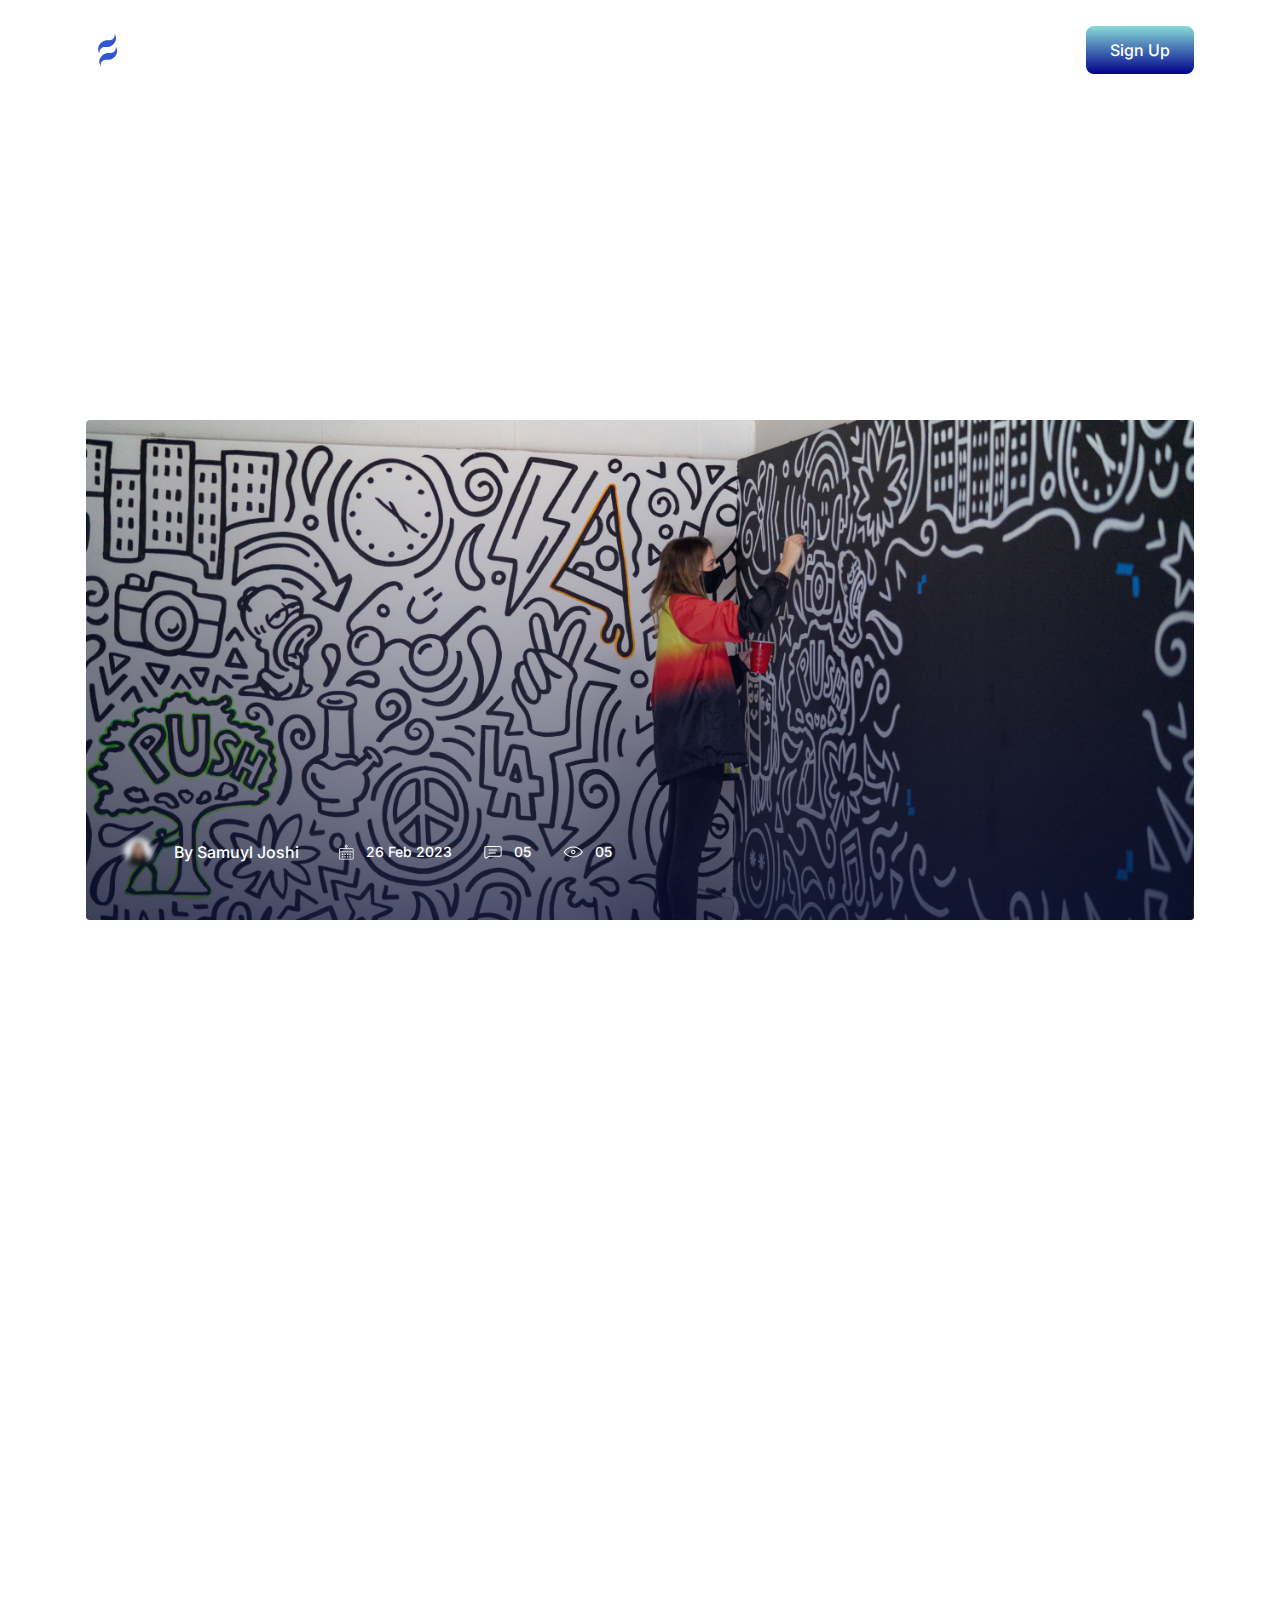
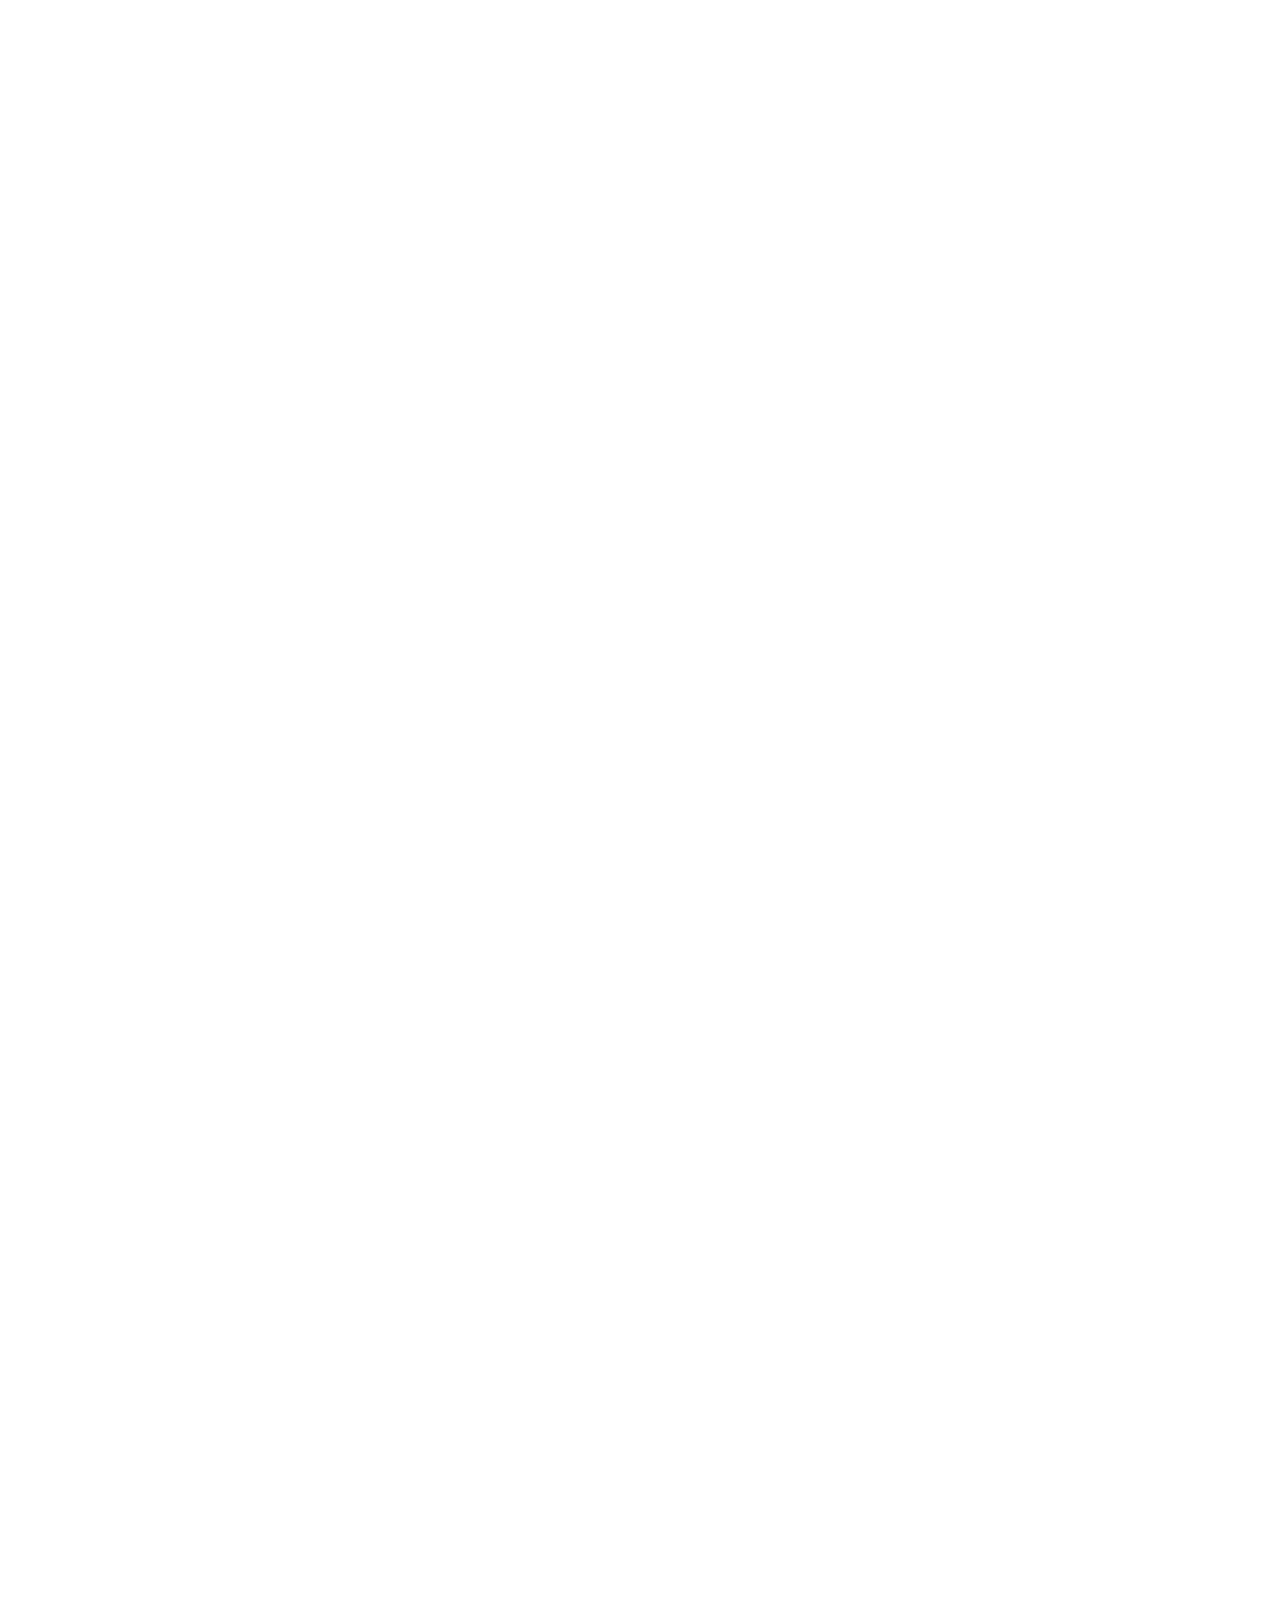
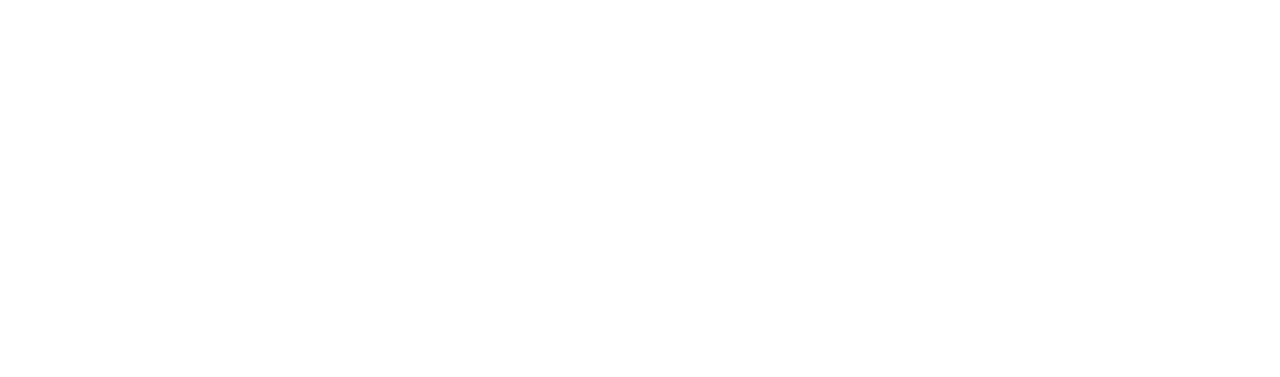
<file: blog-details.html>
<!DOCTYPE html>
<html lang="en">
  <head>
    <meta charset="UTF-8" />
    <meta http-equiv="X-UA-Compatible" content="IE=edge" />
    <meta name="viewport" content="width=device-width, initial-scale=1.0" />
    <title>Blog Details | Play Tailwind</title>
    <link
      rel="shortcut icon"
      href="assets/images/favicon.png"
      type="image/x-icon"
    />
    <link rel="stylesheet" href="assets/css/animate.css" />
    <link rel="stylesheet" href="assets/css/tailwind.css" />

    <!-- ==== WOW JS ==== -->
    <script src="assets/js/wow.min.js"></script>
    <script>
      new WOW().init();
    </script>
  </head>
  <body>
    <!-- ====== Navbar Section Start -->
    <div
      class="ud-header absolute top-0 left-0 z-40 flex w-full items-center bg-transparent"
    >
      <div class="container">
        <div class="relative -mx-4 flex items-center justify-between">
          <div class="w-60 max-w-full px-4">
            <a href="index.html" class="navbar-logo block w-full py-5">
              <img
                src="assets/images/logo/logo-white.svg"
                alt="logo"
                class="header-logo w-full"
              />
            </a>
          </div>
          <div class="flex w-full items-center justify-between px-4">
            <div>
              <button
                id="navbarToggler"
                class="absolute right-4 top-1/2 block -translate-y-1/2 rounded-lg px-3 py-[6px] ring-primary focus:ring-2 lg:hidden"
              >
                <span
                  class="relative my-[6px] block h-[2px] w-[30px] bg-white"
                ></span>
                <span
                  class="relative my-[6px] block h-[2px] w-[30px] bg-white"
                ></span>
                <span
                  class="relative my-[6px] block h-[2px] w-[30px] bg-white"
                ></span>
              </button>
              <nav
                id="navbarCollapse"
                class="absolute right-4 top-full hidden w-full max-w-[250px] rounded-lg bg-white py-5 shadow-lg lg:static lg:block lg:w-full lg:max-w-full lg:bg-transparent lg:py-0 lg:px-4 lg:shadow-none xl:px-6"
              >
                <ul class="blcok lg:flex">
                  <li class="group relative">
                    <a
                      href="#home"
                      class="ud-menu-scroll mx-8 flex py-2 text-base text-dark group-hover:text-primary lg:mr-0 lg:inline-flex lg:py-6 lg:px-0 lg:text-white lg:group-hover:text-white lg:group-hover:opacity-70"
                    >
                      Home
                    </a>
                  </li>
                  <li class="group relative">
                    <a
                      href="/#about"
                      class="ud-menu-scroll mx-8 flex py-2 text-base text-dark group-hover:text-primary lg:mr-0 lg:ml-7 lg:inline-flex lg:py-6 lg:px-0 lg:text-white lg:group-hover:text-white lg:group-hover:opacity-70 xl:ml-12"
                    >
                      About
                    </a>
                  </li>
                  <li class="group relative">
                    <a
                      href="/#pricing"
                      class="ud-menu-scroll mx-8 flex py-2 text-base text-dark group-hover:text-primary lg:mr-0 lg:ml-7 lg:inline-flex lg:py-6 lg:px-0 lg:text-white lg:group-hover:text-white lg:group-hover:opacity-70 xl:ml-12"
                    >
                      Pricing
                    </a>
                  </li>
                  <li class="group relative">
                    <a
                      href="/#team"
                      class="ud-menu-scroll mx-8 flex py-2 text-base text-dark group-hover:text-primary lg:mr-0 lg:ml-7 lg:inline-flex lg:py-6 lg:px-0 lg:text-white lg:group-hover:text-white lg:group-hover:opacity-70 xl:ml-12"
                    >
                      Team
                    </a>
                  </li>
                  <li class="group relative">
                    <a
                      href="/#contact"
                      class="ud-menu-scroll mx-8 flex py-2 text-base text-dark group-hover:text-primary lg:mr-0 lg:ml-7 lg:inline-flex lg:py-6 lg:px-0 lg:text-white lg:group-hover:text-white lg:group-hover:opacity-70 xl:ml-12"
                    >
                      Contact
                    </a>
                  </li>
                  <li class="submenu-item group relative">
                    <a
                      href="javascript:void(0)"
                      class="relative mx-8 flex py-2 text-base text-dark after:absolute after:right-1 after:top-1/2 after:mt-[-2px] after:h-2 after:w-2 after:-translate-y-1/2 after:rotate-45 after:border-b-2 after:border-r-2 after:border-current group-hover:text-primary lg:mr-0 lg:ml-8 lg:inline-flex lg:py-6 lg:pl-0 lg:pr-4 lg:text-white lg:after:right-0 lg:group-hover:text-white lg:group-hover:opacity-70 xl:ml-12"
                    >
                      Pages
                    </a>
                    <div
                      class="submenu relative top-full left-0 hidden w-[250px] rounded-sm bg-white p-4 transition-[top] duration-300 group-hover:opacity-100 lg:invisible lg:absolute lg:top-[110%] lg:block lg:opacity-0 lg:shadow-lg lg:group-hover:visible lg:group-hover:top-full"
                    >
                      <a
                        href="about.html"
                        class="block rounded py-[10px] px-4 text-sm text-body-color hover:text-primary"
                      >
                        About Page
                      </a>
                      <a
                        href="pricing.html"
                        class="block rounded py-[10px] px-4 text-sm text-body-color hover:text-primary"
                      >
                        Pricing Page
                      </a>
                      <a
                        href="contact.html"
                        class="block rounded py-[10px] px-4 text-sm text-body-color hover:text-primary"
                      >
                        Contact Page
                      </a>
                      <a
                        href="blog-grids.html"
                        class="block rounded py-[10px] px-4 text-sm text-body-color hover:text-primary"
                      >
                        Blog Grid Page
                      </a>
                      <a
                        href="blog-details.html"
                        class="block rounded py-[10px] px-4 text-sm text-body-color hover:text-primary"
                      >
                        Blog Details Page
                      </a>
                      <a
                        href="signup.html"
                        class="block rounded py-[10px] px-4 text-sm text-body-color hover:text-primary"
                      >
                        Sign Up Page
                      </a>
                      <a
                        href="signin.html"
                        class="block rounded py-[10px] px-4 text-sm text-body-color hover:text-primary"
                      >
                        Sign In Page
                      </a>
                      <a
                        href="404.html"
                        class="block rounded py-[10px] px-4 text-sm text-body-color hover:text-primary"
                      >
                        404 Page
                      </a>
                    </div>
                  </li>
                </ul>
              </nav>
            </div>
            <div class="hidden justify-end pr-16 sm:flex lg:pr-0">
              <a
                href="signin.html"
                class="loginBtn py-3 px-7 text-base font-medium text-white hover:opacity-70"
              >
                Sign In
              </a>
              <a
                href="signup.html"
                class="signUpBtn rounded-lg bg-white bg-opacity-20 py-3 px-6 text-base font-medium text-white duration-300 ease-in-out hover:bg-opacity-100 hover:text-dark"
              >
                Sign Up
              </a>
            </div>
          </div>
        </div>
      </div>
    </div>
    <!-- ====== Navbar Section End -->

    <!-- ====== Banner Section Start -->
    <div
      class="relative z-10 overflow-hidden bg-primary pt-[120px] pb-[100px] md:pt-[130px] lg:pt-[160px]"
    >
      <div class="container">
        <div class="-mx-4 flex flex-wrap items-center">
          <div class="w-full px-4">
            <div class="text-center">
              <h1 class="text-4xl font-semibold text-white">Blog Details</h1>
            </div>
          </div>
        </div>
      </div>
      <div>
        <span class="absolute top-0 left-0 z-[-1]">
          <svg
            width="495"
            height="470"
            viewBox="0 0 495 470"
            fill="none"
            xmlns="http://www.w3.org/2000/svg"
          >
            <circle
              cx="55"
              cy="442"
              r="138"
              stroke="white"
              stroke-opacity="0.04"
              stroke-width="50"
            />
            <circle
              cx="446"
              r="39"
              stroke="white"
              stroke-opacity="0.04"
              stroke-width="20"
            />
            <path
              d="M245.406 137.609L233.985 94.9852L276.609 106.406L245.406 137.609Z"
              stroke="white"
              stroke-opacity="0.08"
              stroke-width="12"
            />
          </svg>
        </span>
        <span class="absolute top-0 right-0 z-[-1]">
          <svg
            width="493"
            height="470"
            viewBox="0 0 493 470"
            fill="none"
            xmlns="http://www.w3.org/2000/svg"
          >
            <circle
              cx="462"
              cy="5"
              r="138"
              stroke="white"
              stroke-opacity="0.04"
              stroke-width="50"
            />
            <circle
              cx="49"
              cy="470"
              r="39"
              stroke="white"
              stroke-opacity="0.04"
              stroke-width="20"
            />
            <path
              d="M222.393 226.701L272.808 213.192L259.299 263.607L222.393 226.701Z"
              stroke="white"
              stroke-opacity="0.06"
              stroke-width="13"
            />
          </svg>
        </span>
      </div>
    </div>
    <!-- ====== Banner Section End -->

    <!-- ====== Blog Details Section Start -->
    <section class="pt-20 pb-10 lg:pt-[120px] lg:pb-20">
      <div class="container">
        <div class="-mx-4 flex flex-wrap justify-center">
          <div class="w-full px-4">
            <div
              class="wow fadeInUp relative z-20 mb-[60px] h-[300px] overflow-hidden rounded md:h-[400px] lg:h-[500px]"
              data-wow-delay=".1s
              "
            >
              <img
                src="assets/images/blog/blog-details-01.jpg"
                alt="image"
                class="h-full w-full object-cover object-center"
              />
              <div
                class="absolute top-0 left-0 z-10 flex h-full w-full items-end bg-gradient-to-t from-dark-700 to-transparent"
              >
                <div class="flex flex-wrap items-center p-4 pb-4 sm:p-8">
                  <div class="mb-4 mr-5 flex items-center md:mr-10">
                    <div class="mr-4 h-10 w-10 overflow-hidden rounded-full">
                      <img
                        src="assets/images/blog/author-01.png"
                        alt="image"
                        class="w-full"
                      />
                    </div>
                    <p class="text-base font-medium text-white">
                      By
                      <a
                        href="javascript:void(0)"
                        class="text-white hover:opacity-70"
                      >
                        Samuyl Joshi
                      </a>
                    </p>
                  </div>
                  <div class="mb-4 flex items-center">
                    <p
                      class="mr-5 flex items-center text-sm font-medium text-white md:mr-8"
                    >
                      <span class="mr-3">
                        <svg
                          width="15"
                          height="15"
                          viewBox="0 0 15 15"
                          class="fill-current"
                        >
                          <path
                            d="M3.8958 8.67529H3.10715C2.96376 8.67529 2.86816 8.77089 2.86816 8.91428V9.67904C2.86816 9.82243 2.96376 9.91802 3.10715 9.91802H3.8958C4.03919 9.91802 4.13479 9.82243 4.13479 9.67904V8.91428C4.13479 8.77089 4.03919 8.67529 3.8958 8.67529Z"
                          />
                          <path
                            d="M6.429 8.67529H5.64035C5.49696 8.67529 5.40137 8.77089 5.40137 8.91428V9.67904C5.40137 9.82243 5.49696 9.91802 5.64035 9.91802H6.429C6.57239 9.91802 6.66799 9.82243 6.66799 9.67904V8.91428C6.66799 8.77089 6.5485 8.67529 6.429 8.67529Z"
                          />
                          <path
                            d="M8.93779 8.67529H8.14914C8.00575 8.67529 7.91016 8.77089 7.91016 8.91428V9.67904C7.91016 9.82243 8.00575 9.91802 8.14914 9.91802H8.93779C9.08118 9.91802 9.17678 9.82243 9.17678 9.67904V8.91428C9.17678 8.77089 9.08118 8.67529 8.93779 8.67529Z"
                          />
                          <path
                            d="M11.472 8.67529H10.6833C10.5399 8.67529 10.4443 8.77089 10.4443 8.91428V9.67904C10.4443 9.82243 10.5399 9.91802 10.6833 9.91802H11.472C11.6154 9.91802 11.711 9.82243 11.711 9.67904V8.91428C11.711 8.77089 11.5915 8.67529 11.472 8.67529Z"
                          />
                          <path
                            d="M3.8958 11.1606H3.10715C2.96376 11.1606 2.86816 11.2562 2.86816 11.3996V12.1644C2.86816 12.3078 2.96376 12.4034 3.10715 12.4034H3.8958C4.03919 12.4034 4.13479 12.3078 4.13479 12.1644V11.3996C4.13479 11.2562 4.03919 11.1606 3.8958 11.1606Z"
                          />
                          <path
                            d="M6.429 11.1606H5.64035C5.49696 11.1606 5.40137 11.2562 5.40137 11.3996V12.1644C5.40137 12.3078 5.49696 12.4034 5.64035 12.4034H6.429C6.57239 12.4034 6.66799 12.3078 6.66799 12.1644V11.3996C6.66799 11.2562 6.5485 11.1606 6.429 11.1606Z"
                          />
                          <path
                            d="M8.93779 11.1606H8.14914C8.00575 11.1606 7.91016 11.2562 7.91016 11.3996V12.1644C7.91016 12.3078 8.00575 12.4034 8.14914 12.4034H8.93779C9.08118 12.4034 9.17678 12.3078 9.17678 12.1644V11.3996C9.17678 11.2562 9.08118 11.1606 8.93779 11.1606Z"
                          />
                          <path
                            d="M11.472 11.1606H10.6833C10.5399 11.1606 10.4443 11.2562 10.4443 11.3996V12.1644C10.4443 12.3078 10.5399 12.4034 10.6833 12.4034H11.472C11.6154 12.4034 11.711 12.3078 11.711 12.1644V11.3996C11.711 11.2562 11.5915 11.1606 11.472 11.1606Z"
                          />
                          <path
                            d="M13.2637 3.3697H7.64754V2.58105C8.19721 2.43765 8.62738 1.91189 8.62738 1.31442C8.62738 0.597464 8.02992 0 7.28906 0C6.54821 0 5.95074 0.597464 5.95074 1.31442C5.95074 1.91189 6.35702 2.41376 6.93058 2.58105V3.3697H1.31442C0.597464 3.3697 0 3.96716 0 4.68412V13.2637C0 13.9807 0.597464 14.5781 1.31442 14.5781H13.2637C13.9807 14.5781 14.5781 13.9807 14.5781 13.2637V4.68412C14.5781 3.96716 13.9807 3.3697 13.2637 3.3697ZM6.6677 1.31442C6.6677 0.979841 6.93058 0.716957 7.28906 0.716957C7.62364 0.716957 7.91042 0.979841 7.91042 1.31442C7.91042 1.649 7.64754 1.91189 7.28906 1.91189C6.95448 1.91189 6.6677 1.6251 6.6677 1.31442ZM1.31442 4.08665H13.2637C13.5983 4.08665 13.8612 4.34954 13.8612 4.68412V6.45261H0.716957V4.68412C0.716957 4.34954 0.979841 4.08665 1.31442 4.08665ZM13.2637 13.8612H1.31442C0.979841 13.8612 0.716957 13.5983 0.716957 13.2637V7.16957H13.8612V13.2637C13.8612 13.5983 13.5983 13.8612 13.2637 13.8612Z"
                          />
                        </svg>
                      </span>
                      26 Feb 2023
                    </p>

                    <p
                      class="mr-5 flex items-center text-sm font-medium text-white md:mr-8"
                    >
                      <span class="mr-3">
                        <svg
                          width="18"
                          height="13"
                          viewBox="0 0 18 13"
                          class="fill-current"
                        >
                          <path
                            d="M15.9754 0H2.02539C1.09727 0 0.337891 0.759375 0.337891 1.6875V10.6875C0.337891 11.3062 0.647266 11.8406 1.18164 12.15C1.43477 12.2906 1.74414 12.375 2.02539 12.375C2.30664 12.375 2.58789 12.2906 2.86914 12.15L5.34414 10.7156C5.45664 10.6594 5.56914 10.6312 5.68164 10.6312H15.9473C16.8754 10.6312 17.6348 9.87187 17.6348 8.94375V1.6875C17.6629 0.759375 16.9035 0 15.9754 0ZM16.6785 8.94375C16.6785 9.3375 16.3691 9.64687 15.9754 9.64687H5.70977C5.42852 9.64687 5.11914 9.73125 4.86602 9.87187L2.39102 11.3063C2.16602 11.4187 1.91289 11.4187 1.68789 11.3063C1.46289 11.1938 1.35039 10.9688 1.35039 10.7156V1.6875C1.35039 1.29375 1.65977 0.984375 2.05352 0.984375H16.0035C16.3973 0.984375 16.7066 1.29375 16.7066 1.6875V8.94375H16.6785Z"
                          />
                          <path
                            d="M12.5721 3.375H5.03457C4.75332 3.375 4.52832 3.6 4.52832 3.88125C4.52832 4.1625 4.75332 4.3875 5.03457 4.3875H12.6002C12.8814 4.3875 13.1064 4.1625 13.1064 3.88125C13.1064 3.6 12.8533 3.375 12.5721 3.375Z"
                          />
                          <path
                            d="M11.3908 6.55322H5.03457C4.75332 6.55322 4.52832 6.77822 4.52832 7.05947C4.52832 7.34072 4.75332 7.56572 5.03457 7.56572H11.4189C11.7002 7.56572 11.9252 7.34072 11.9252 7.05947C11.9252 6.77822 11.6721 6.55322 11.3908 6.55322Z"
                          />
                        </svg>
                      </span>
                      05
                    </p>
                    <p class="flex items-center text-sm font-medium text-white">
                      <span class="mr-3">
                        <svg
                          width="20"
                          height="12"
                          viewBox="0 0 20 12"
                          class="fill-current"
                        >
                          <path
                            d="M10.2559 3.8125C9.03711 3.8125 8.06836 4.8125 8.06836 6C8.06836 7.1875 9.06836 8.1875 10.2559 8.1875C11.4434 8.1875 12.4434 7.1875 12.4434 6C12.4434 4.8125 11.4746 3.8125 10.2559 3.8125ZM10.2559 7.09375C9.66211 7.09375 9.16211 6.59375 9.16211 6C9.16211 5.40625 9.66211 4.90625 10.2559 4.90625C10.8496 4.90625 11.3496 5.40625 11.3496 6C11.3496 6.59375 10.8496 7.09375 10.2559 7.09375Z"
                          />
                          <path
                            d="M19.7559 5.625C17.6934 2.375 14.1309 0.4375 10.2559 0.4375C6.38086 0.4375 2.81836 2.375 0.755859 5.625C0.630859 5.84375 0.630859 6.125 0.755859 6.34375C2.81836 9.59375 6.38086 11.5312 10.2559 11.5312C14.1309 11.5312 17.6934 9.59375 19.7559 6.34375C19.9121 6.125 19.9121 5.84375 19.7559 5.625ZM10.2559 10.4375C6.84961 10.4375 3.69336 8.78125 1.81836 5.96875C3.69336 3.1875 6.84961 1.53125 10.2559 1.53125C13.6621 1.53125 16.8184 3.1875 18.6934 5.96875C16.8184 8.78125 13.6621 10.4375 10.2559 10.4375Z"
                          />
                        </svg>
                      </span>
                      05
                    </p>
                  </div>
                </div>
              </div>
            </div>
            <div class="-mx-4 flex flex-wrap">
              <div class="w-full px-4 lg:w-8/12">
                <div>
                  <h2
                    class="wow fadeInUp mb-6 text-[26px] font-bold leading-snug text-dark sm:text-3xl sm:leading-snug md:text-4xl md:leading-snug"
                    data-wow-delay=".1s
                    "
                  >
                    Facing a challenge is kind of a turn-on for an easy rider
                  </h2>
                  <p
                    class="wow fadeInUp mb-8 text-base leading-relaxed text-body-color"
                    data-wow-delay=".1s"
                  >
                    There's a time and place for everything… including asking
                    for reviews. For instance: you should not asking for a
                    review on your checkout page. The sole purpose of this page
                    is to guide your customer to complete their purchase, and
                    this means that the page should be as minimalist and
                    pared-down possible. You don't want to have any unnecessary
                    elements or Call To Actions.
                  </p>
                  <p
                    class="wow fadeInUp mb-10 text-base leading-relaxed text-body-color"
                    data-wow-delay=".1s"
                  >
                    There's a time and place for everything… including asking
                    for reviews. For instance: you should not asking for a
                    review on your checkout page. The sole purpose of this page
                    is to guide your customer to complete their purchase, and
                    this means that the page should be as minimalist and
                    pared-down possible. You don't want to have any unnecessary
                    elements or Call To Actions.
                  </p>
                  <h3
                    class="wow fadeInUp mb-8 text-2xl font-bold text-dark sm:text-[26px]"
                    data-wow-delay=".1s"
                  >
                    Sea no quidam vulputate
                  </h3>
                  <p
                    class="wow fadeInUp mb-10 text-base leading-relaxed text-body-color"
                    data-wow-delay=".1s"
                  >
                    At quo cetero fastidii. Usu ex ornatus corpora sententiae,
                    vocibus deleniti ut nec. Ut enim eripuit eligendi est, in
                    iracundia signiferumque quo. Sed virtute suavitate
                    suscipiantur ea, dolor this can eloquentiam ei pro. Suas
                    adversarium interpretaris eu sit, eum viris impedit ne.
                    Erant appareat corrumpit ei vel.
                  </p>
                  <div
                    class="wow fadeInUp relative z-10 mb-10 overflow-hidden rounded bg-primary bg-opacity-5 py-8 px-6 text-center sm:p-10 md:px-[60px]"
                    data-wow-delay=".1s
                    "
                  >
                    <div class="mx-auto max-w-[530px]">
                      <span class="mb-6 flex justify-center text-primary">
                        <svg
                          width="44"
                          height="26"
                          viewBox="0 0 44 26"
                          class="fill-current"
                        >
                          <path
                            d="M10.1101 0.00124908C5.46698 -0.0701833 1.25247 2.92998 0.252417 7.00162C-0.319041 9.50175 0.180985 12.0019 1.68106 14.002C3.25258 16.145 5.68128 17.5022 8.39571 17.8593L10.8958 24.0025C11.1816 24.6454 11.8245 25.074 12.5388 25.074C13.2531 25.074 13.896 24.6454 14.1817 24.0025C14.6103 22.931 15.1103 21.7881 15.6104 20.7166C16.8247 18.0022 18.0391 15.2163 18.9677 12.359C19.9677 9.35889 19.5392 6.14443 17.8248 3.71573C16.1104 1.35846 13.396 0.0726814 10.1101 0.00124908ZM16.6104 11.6447C15.6818 14.3592 14.4675 17.145 13.3245 19.788C13.1102 20.3595 12.8245 20.8595 12.6102 21.431L10.1815 15.5735L9.39576 15.5021C7.10992 15.3592 4.96695 14.2163 3.7526 12.5733C2.68112 11.1447 2.32396 9.35889 2.75255 7.64451C3.46687 4.71579 6.53846 2.57281 10.0386 2.57281H10.1101C12.5388 2.57281 14.5389 3.57287 15.8247 5.28724C17.039 7.00162 17.3247 9.43032 16.6104 11.6447Z"
                          />
                          <path
                            d="M42.3267 3.78726C40.6124 1.35856 37.8979 0.00134277 34.612 0.00134277C34.5406 0.00134277 34.5406 0.00134277 34.4692 0.00134277C29.8975 0.00134277 25.7544 3.0015 24.7544 7.00171C24.1829 9.50185 24.6829 12.002 26.183 14.0735C27.7545 16.2165 30.1832 17.5737 32.8977 17.9309L35.3978 24.074C35.6835 24.7169 36.3264 25.1455 37.0407 25.1455C37.7551 25.1455 38.398 24.7169 38.6837 24.074C39.1123 23.0026 39.6123 21.8596 40.1123 20.7882C41.3267 18.0737 42.541 15.2879 43.4696 12.4306C44.4697 9.50184 44.0411 6.21596 42.3267 3.78726ZM41.1124 11.6448C40.1838 14.3592 38.9694 17.1451 37.8265 19.7881C37.6122 20.3596 37.3265 20.8596 37.1122 21.431L34.6835 15.5736L33.8977 15.5022C31.6119 15.3593 29.4689 14.2164 28.2546 12.5734C27.1831 11.1448 26.8259 9.35898 27.2545 7.57317C27.9688 4.64445 31.0404 2.50147 34.5406 2.50147H34.612C37.0407 2.50147 39.0408 3.50153 40.3266 5.2159C41.541 7.00171 41.8267 9.43041 41.1124 11.6448Z"
                          />
                        </svg>
                      </span>
                      <p
                        class="mb-4 text-base font-medium italic leading-[26px] text-dark"
                      >
                        A spring of truth shall flow from it: like a new star it
                        shall scatter the darkness of ignorance, and cause a
                        light heretofore unknown to shine amongst men.
                      </p>
                      <span class="text-sm italic text-body-color">
                        “Andrio Domeco”
                      </span>
                    </div>
                    <div>
                      <span class="absolute left-0 top-0">
                        <svg
                          width="103"
                          height="109"
                          viewBox="0 0 103 109"
                          fill="none"
                          xmlns="http://www.w3.org/2000/svg"
                        >
                          <ellipse
                            cx="0.483916"
                            cy="3.5"
                            rx="102.075"
                            ry="105.5"
                            transform="rotate(180 0.483916 3.5)"
                            fill="url(#paint0_linear)"
                          />
                          <defs>
                            <linearGradient
                              id="paint0_linear"
                              x1="-101.591"
                              y1="-50.4346"
                              x2="49.1618"
                              y2="-49.6518"
                              gradientUnits="userSpaceOnUse"
                            >
                              <stop stop-color="#3056D3" stop-opacity="0.15" />
                              <stop
                                offset="1"
                                stop-color="white"
                                stop-opacity="0"
                              />
                            </linearGradient>
                          </defs>
                        </svg>
                      </span>
                      <span class="absolute bottom-0 right-0">
                        <svg
                          width="102"
                          height="106"
                          viewBox="0 0 102 106"
                          fill="none"
                          xmlns="http://www.w3.org/2000/svg"
                        >
                          <ellipse
                            cx="102.484"
                            cy="105.5"
                            rx="102.075"
                            ry="105.5"
                            fill="url(#paint0_linear)"
                          />
                          <defs>
                            <linearGradient
                              id="paint0_linear"
                              x1="0.409163"
                              y1="51.5654"
                              x2="151.162"
                              y2="52.3482"
                              gradientUnits="userSpaceOnUse"
                            >
                              <stop stop-color="#3056D3" stop-opacity="0.5" />
                              <stop
                                offset="1"
                                stop-color="white"
                                stop-opacity=".2"
                              />
                            </linearGradient>
                          </defs>
                        </svg>
                      </span>
                    </div>
                  </div>

                  <h3
                    class="wow fadeInUp mb-8 text-2xl font-bold text-dark sm:text-[26px]"
                    data-wow-delay=".1s"
                  >
                    What is it with your ideas?
                  </h3>

                  <p
                    class="wow fadeInUp mb-8 text-base leading-relaxed text-body-color"
                    data-wow-delay=".1s"
                  >
                    At quo cetero fastidii. Usu ex ornatus corpora sententiae,
                    vocibus deleniti ut nec. Ut enim eripuit eligendi est, in
                    iracundia signiferumque quo. Sed virtute suavitate
                    suscipiantur ea, dolor this can eloquentiam ei pro. Suas
                    adversarium interpretaris eu sit, eum viris impedit ne.
                    Erant appareat corrumpit ei vel.
                  </p>
                  <p
                    class="wow fadeInUp mb-11 text-base leading-relaxed text-body-color"
                    data-wow-delay=".1s"
                  >
                    At quo cetero fastidii. Usu ex ornatus corpora sententiae,
                    vocibus deleniti ut nec. Ut enim eripuit eligendi est, in
                    iracundia signiferumque quo. Sed virtute suavitate
                    suscipiantur ea, dolor this can eloquentiam ei pro. Suas
                    adversarium interpretaris eu sit, eum viris impedit ne.
                    Erant appareat corrumpit ei vel.
                  </p>

                  <div class="-mx-4 mb-12 flex flex-wrap items-center">
                    <div class="w-full px-4 md:w-1/2">
                      <div
                        class="wow fadeInUp mb-8 flex flex-wrap items-center md:mb-0"
                        data-wow-delay=".1s"
                      >
                        <a
                          href="javascript:void(0)"
                          class="mr-2 mb-2 block rounded bg-primary bg-opacity-5 py-2 px-5 text-xs font-medium text-primary hover:bg-opacity-100 hover:text-white md:mr-4 lg:mr-2 xl:mr-4"
                        >
                          Design
                        </a>
                        <a
                          href="javascript:void(0)"
                          class="mr-2 mb-2 block rounded bg-primary bg-opacity-5 py-2 px-5 text-xs font-medium text-primary hover:bg-opacity-100 hover:text-white md:mr-4 lg:mr-2 xl:mr-4"
                        >
                          Development
                        </a>
                        <a
                          href="javascript:void(0)"
                          class="mb-2 block rounded bg-primary bg-opacity-5 py-2 px-5 text-xs font-medium text-primary hover:bg-opacity-100 hover:text-white"
                        >
                          Info
                        </a>
                      </div>
                    </div>
                    <div class="w-full px-4 md:w-1/2">
                      <div
                        class="wow fadeInUp flex items-center md:justify-end"
                        data-wow-delay=".1s"
                      >
                        <span class="mr-5 text-sm font-medium text-body-color">
                          Share This Post
                        </span>
                        <div class="flex items-center">
                          <a href="javascript:void(0)" class="mr-4 mb-2">
                            <svg
                              width="32"
                              height="32"
                              viewBox="0 0 32 32"
                              fill="none"
                              xmlns="http://www.w3.org/2000/svg"
                            >
                              <path
                                d="M0 16C0 7.16344 7.16344 0 16 0C24.8366 0 32 7.16344 32 16C32 24.8366 24.8366 32 16 32C7.16344 32 0 24.8366 0 16Z"
                                fill="#4064AC"
                              />
                              <path
                                d="M19.439 14.4H18.1992H17.7564V13.8839V12.2839V11.7677H18.1992H19.1291C19.3726 11.7677 19.5719 11.5613 19.5719 11.2516V8.51613C19.5719 8.23226 19.3947 8 19.1291 8H17.5128C15.7638 8 14.5461 9.44516 14.5461 11.5871V13.8323V14.3484H14.1033H12.5978C12.2878 14.3484 12 14.6323 12 15.0452V16.9032C12 17.2645 12.2435 17.6 12.5978 17.6H14.059H14.5018V18.1161V23.3032C14.5018 23.6645 14.7454 24 15.0996 24H17.1807C17.3136 24 17.4243 23.9226 17.5128 23.8194C17.6014 23.7161 17.6678 23.5355 17.6678 23.3806V18.1419V17.6258H18.1328H19.1291C19.4169 17.6258 19.6383 17.4194 19.6826 17.1097V17.0839V17.0581L19.9925 15.2774C20.0147 15.0968 19.9925 14.8903 19.8597 14.6839C19.8154 14.5548 19.6161 14.4258 19.439 14.4Z"
                                fill="white"
                              />
                            </svg>
                          </a>
                          <a href="javascript:void(0)" class="mr-4 mb-2">
                            <svg
                              width="32"
                              height="33"
                              viewBox="0 0 32 33"
                              fill="none"
                              xmlns="http://www.w3.org/2000/svg"
                            >
                              <path
                                fill-rule="evenodd"
                                clip-rule="evenodd"
                                d="M32 16.7347C32 25.5713 24.8366 32.7347 16 32.7347C7.16344 32.7347 0 25.5713 0 16.7347C0 7.89818 7.16344 0.734741 16 0.734741C24.8366 0.734741 32 7.89818 32 16.7347ZM23.6036 12.8349C24.3771 12.7431 25.1147 12.5375 25.8004 12.2334C25.2878 13.0004 24.6395 13.6738 23.8917 14.2128C23.8991 14.3765 23.9028 14.5417 23.9028 14.7074C23.9028 19.7617 20.0558 25.5892 13.0213 25.5892C10.8616 25.5892 8.85088 24.9563 7.15927 23.8708C7.45789 23.9064 7.76307 23.9244 8.07111 23.9244C9.8634 23.9244 11.5122 23.3132 12.8214 22.2873C11.1474 22.2562 9.73534 21.1504 9.24876 19.6313C9.48206 19.6758 9.72136 19.6995 9.96836 19.6995C10.3166 19.6995 10.6552 19.653 10.9757 19.5652C9.22651 19.2141 7.90768 17.6685 7.90768 15.8154C7.90768 15.7995 7.90768 15.7832 7.90796 15.767C8.42335 16.0542 9.01346 16.2262 9.64007 16.2458C8.61444 15.5602 7.93876 14.3891 7.93876 13.0625C7.93876 12.3618 8.12758 11.7044 8.45672 11.1396C10.3431 13.4541 13.1613 14.9766 16.3398 15.1361C16.2742 14.856 16.2402 14.5642 16.2402 14.2644C16.2402 12.1527 17.953 10.44 20.0647 10.44C21.1653 10.44 22.1593 10.9043 22.8569 11.6473C23.7277 11.4759 24.5466 11.1579 25.2856 10.7195C24.9995 11.6131 24.3934 12.3618 23.6036 12.8349Z"
                                fill="#55ACEE"
                              />
                            </svg>
                          </a>
                          <a href="javascript:void(0)" class="mb-2">
                            <svg
                              width="33"
                              height="32"
                              viewBox="0 0 33 32"
                              fill="none"
                              xmlns="http://www.w3.org/2000/svg"
                            >
                              <path
                                fill-rule="evenodd"
                                clip-rule="evenodd"
                                d="M32.7861 16C32.7861 24.8366 25.6227 32 16.7861 32C7.94958 32 0.786133 24.8366 0.786133 16C0.786133 7.16344 7.94958 0 16.7861 0C25.6227 0 32.7861 7.16344 32.7861 16ZM8.50669 8.82376C8.50669 7.69545 9.36262 6.83666 10.6709 6.83666C11.9795 6.83666 12.7835 7.69545 12.8089 8.82376C12.8089 9.92811 11.9795 10.8117 10.6455 10.8117H10.6207C9.33781 10.8117 8.50669 9.92811 8.50669 8.82376ZM26.3457 23.884V17.2875C26.3457 13.7551 24.4593 12.1112 21.9431 12.1112C19.9109 12.1112 19.0045 13.2292 18.4963 14.0113V12.3813H14.6712C14.7226 13.4602 14.6712 23.8837 14.6712 23.8837H18.496V17.4595C18.496 17.1147 18.5219 16.7733 18.6226 16.5274C18.8998 15.8395 19.5276 15.129 20.5843 15.129C21.969 15.129 22.5212 16.1843 22.5212 17.7296V23.884H26.3457ZM18.4963 14.0113V14.0489H18.4709C18.4745 14.0424 18.4793 14.0358 18.4841 14.0292L18.4841 14.0291C18.4883 14.0232 18.4926 14.0173 18.4963 14.0113ZM8.73421 23.8839H12.5575V12.3812H8.73421V23.8839Z"
                                fill="#007AB9"
                              />
                            </svg>
                          </a>
                        </div>
                      </div>
                    </div>
                  </div>
                </div>
              </div>
              <div class="w-full px-4 lg:w-4/12">
                <div>
                  <div
                    class="wow fadeInUp relative mb-12 overflow-hidden rounded bg-primary py-[60px] px-11 text-center lg:px-8"
                    data-wow-delay=".1s
                    "
                  >
                    <h3 class="mb-2 text-2xl font-semibold text-white">
                      Join our newsletter!
                    </h3>
                    <p class="mb-8 text-base text-white">
                      Enter your email to receive our latest newsletter.
                    </p>
                    <form>
                      <input
                        type="email"
                        placeholder="Your email address"
                        class="mb-4 h-[50px] w-full rounded border border-transparent bg-white bg-opacity-20 text-center text-sm font-medium text-white placeholder-white outline-none focus:border-white focus-visible:shadow-none"
                      />
                      <input
                        type="submit"
                        value="Subscribe Now"
                        class="mb-6 h-[50px] w-full cursor-pointer rounded bg-[#13C296] text-center text-sm font-medium text-white transition duration-300 ease-in-out hover:bg-opacity-90 hover:shadow-lg"
                      />
                    </form>
                    <p class="text-sm font-medium text-white">
                      Don't worry, we don't spam
                    </p>

                    <div>
                      <span class="absolute top-0 right-0">
                        <svg
                          width="46"
                          height="46"
                          viewBox="0 0 46 46"
                          fill="none"
                          xmlns="http://www.w3.org/2000/svg"
                        >
                          <circle
                            cx="1.39737"
                            cy="44.6026"
                            r="1.39737"
                            transform="rotate(-90 1.39737 44.6026)"
                            fill="white"
                            fill-opacity="0.44"
                          />
                          <circle
                            cx="1.39737"
                            cy="7.9913"
                            r="1.39737"
                            transform="rotate(-90 1.39737 7.9913)"
                            fill="white"
                            fill-opacity="0.44"
                          />
                          <circle
                            cx="13.6943"
                            cy="44.6026"
                            r="1.39737"
                            transform="rotate(-90 13.6943 44.6026)"
                            fill="white"
                            fill-opacity="0.44"
                          />
                          <circle
                            cx="13.6943"
                            cy="7.9913"
                            r="1.39737"
                            transform="rotate(-90 13.6943 7.9913)"
                            fill="white"
                            fill-opacity="0.44"
                          />
                          <circle
                            cx="25.9911"
                            cy="44.6026"
                            r="1.39737"
                            transform="rotate(-90 25.9911 44.6026)"
                            fill="white"
                            fill-opacity="0.44"
                          />
                          <circle
                            cx="25.9911"
                            cy="7.9913"
                            r="1.39737"
                            transform="rotate(-90 25.9911 7.9913)"
                            fill="white"
                            fill-opacity="0.44"
                          />
                          <circle
                            cx="38.288"
                            cy="44.6026"
                            r="1.39737"
                            transform="rotate(-90 38.288 44.6026)"
                            fill="white"
                            fill-opacity="0.44"
                          />
                          <circle
                            cx="38.288"
                            cy="7.9913"
                            r="1.39737"
                            transform="rotate(-90 38.288 7.9913)"
                            fill="white"
                            fill-opacity="0.44"
                          />
                          <circle
                            cx="1.39737"
                            cy="32.3058"
                            r="1.39737"
                            transform="rotate(-90 1.39737 32.3058)"
                            fill="white"
                            fill-opacity="0.44"
                          />
                          <circle
                            cx="13.6943"
                            cy="32.3058"
                            r="1.39737"
                            transform="rotate(-90 13.6943 32.3058)"
                            fill="white"
                            fill-opacity="0.44"
                          />
                          <circle
                            cx="25.9911"
                            cy="32.3058"
                            r="1.39737"
                            transform="rotate(-90 25.9911 32.3058)"
                            fill="white"
                            fill-opacity="0.44"
                          />
                          <circle
                            cx="38.288"
                            cy="32.3058"
                            r="1.39737"
                            transform="rotate(-90 38.288 32.3058)"
                            fill="white"
                            fill-opacity="0.44"
                          />
                          <circle
                            cx="1.39737"
                            cy="20.0086"
                            r="1.39737"
                            transform="rotate(-90 1.39737 20.0086)"
                            fill="white"
                            fill-opacity="0.44"
                          />
                          <circle
                            cx="13.6943"
                            cy="20.0086"
                            r="1.39737"
                            transform="rotate(-90 13.6943 20.0086)"
                            fill="white"
                            fill-opacity="0.44"
                          />
                          <circle
                            cx="25.9911"
                            cy="20.0086"
                            r="1.39737"
                            transform="rotate(-90 25.9911 20.0086)"
                            fill="white"
                            fill-opacity="0.44"
                          />
                          <circle
                            cx="38.288"
                            cy="20.0086"
                            r="1.39737"
                            transform="rotate(-90 38.288 20.0086)"
                            fill="white"
                            fill-opacity="0.44"
                          />
                        </svg>
                      </span>
                      <span class="absolute bottom-0 left-0">
                        <svg
                          width="46"
                          height="46"
                          viewBox="0 0 46 46"
                          fill="none"
                          xmlns="http://www.w3.org/2000/svg"
                        >
                          <circle
                            cx="1.39737"
                            cy="44.6026"
                            r="1.39737"
                            transform="rotate(-90 1.39737 44.6026)"
                            fill="white"
                            fill-opacity="0.44"
                          />
                          <circle
                            cx="1.39737"
                            cy="7.9913"
                            r="1.39737"
                            transform="rotate(-90 1.39737 7.9913)"
                            fill="white"
                            fill-opacity="0.44"
                          />
                          <circle
                            cx="13.6943"
                            cy="44.6026"
                            r="1.39737"
                            transform="rotate(-90 13.6943 44.6026)"
                            fill="white"
                            fill-opacity="0.44"
                          />
                          <circle
                            cx="13.6943"
                            cy="7.9913"
                            r="1.39737"
                            transform="rotate(-90 13.6943 7.9913)"
                            fill="white"
                            fill-opacity="0.44"
                          />
                          <circle
                            cx="25.9911"
                            cy="44.6026"
                            r="1.39737"
                            transform="rotate(-90 25.9911 44.6026)"
                            fill="white"
                            fill-opacity="0.44"
                          />
                          <circle
                            cx="25.9911"
                            cy="7.9913"
                            r="1.39737"
                            transform="rotate(-90 25.9911 7.9913)"
                            fill="white"
                            fill-opacity="0.44"
                          />
                          <circle
                            cx="38.288"
                            cy="44.6026"
                            r="1.39737"
                            transform="rotate(-90 38.288 44.6026)"
                            fill="white"
                            fill-opacity="0.44"
                          />
                          <circle
                            cx="38.288"
                            cy="7.9913"
                            r="1.39737"
                            transform="rotate(-90 38.288 7.9913)"
                            fill="white"
                            fill-opacity="0.44"
                          />
                          <circle
                            cx="1.39737"
                            cy="32.3058"
                            r="1.39737"
                            transform="rotate(-90 1.39737 32.3058)"
                            fill="white"
                            fill-opacity="0.44"
                          />
                          <circle
                            cx="13.6943"
                            cy="32.3058"
                            r="1.39737"
                            transform="rotate(-90 13.6943 32.3058)"
                            fill="white"
                            fill-opacity="0.44"
                          />
                          <circle
                            cx="25.9911"
                            cy="32.3058"
                            r="1.39737"
                            transform="rotate(-90 25.9911 32.3058)"
                            fill="white"
                            fill-opacity="0.44"
                          />
                          <circle
                            cx="38.288"
                            cy="32.3058"
                            r="1.39737"
                            transform="rotate(-90 38.288 32.3058)"
                            fill="white"
                            fill-opacity="0.44"
                          />
                          <circle
                            cx="1.39737"
                            cy="20.0086"
                            r="1.39737"
                            transform="rotate(-90 1.39737 20.0086)"
                            fill="white"
                            fill-opacity="0.44"
                          />
                          <circle
                            cx="13.6943"
                            cy="20.0086"
                            r="1.39737"
                            transform="rotate(-90 13.6943 20.0086)"
                            fill="white"
                            fill-opacity="0.44"
                          />
                          <circle
                            cx="25.9911"
                            cy="20.0086"
                            r="1.39737"
                            transform="rotate(-90 25.9911 20.0086)"
                            fill="white"
                            fill-opacity="0.44"
                          />
                          <circle
                            cx="38.288"
                            cy="20.0086"
                            r="1.39737"
                            transform="rotate(-90 38.288 20.0086)"
                            fill="white"
                            fill-opacity="0.44"
                          />
                        </svg>
                      </span>
                    </div>
                  </div>

                  <div class="-mx-4 mb-8 flex flex-wrap">
                    <div class="w-full px-4">
                      <h2
                        class="wow fadeInUp relative pb-5 text-2xl font-semibold text-dark sm:text-[28px]"
                        data-wow-delay=".1s
                        "
                      >
                        Popular Articles
                      </h2>
                      <span
                        class="mb-10 inline-block h-[2px] w-20 bg-primary"
                      ></span>
                    </div>

                    <div class="w-full px-4 md:w-1/2 lg:w-full">
                      <div
                        class="wow fadeInUp mb-5 flex w-full items-center border-b border-[#F2F3F8] pb-5"
                        data-wow-delay=".1s
                        "
                      >
                        <div
                          class="mr-5 h-20 w-full max-w-[80px] overflow-hidden rounded-full"
                        >
                          <img
                            src="assets/images/blog/article-author-01.png"
                            alt="image"
                            class="w-full"
                          />
                        </div>
                        <div class="w-full">
                          <h4>
                            <a
                              href="javascript:void(0)"
                              class="mb-1 inline-block text-lg font-medium leading-snug text-dark hover:text-primary lg:text-base xl:text-lg"
                            >
                              Create engaging online courses your student…
                            </a>
                          </h4>
                          <p class="text-sm text-body-color">Glomiya Lucy</p>
                        </div>
                      </div>
                    </div>
                    <div class="w-full px-4 md:w-1/2 lg:w-full">
                      <div
                        class="wow fadeInUp mb-5 flex w-full items-center border-b border-[#F2F3F8] pb-5"
                        data-wow-delay=".1s
                        "
                      >
                        <div
                          class="mr-5 h-20 w-full max-w-[80px] overflow-hidden rounded-full"
                        >
                          <img
                            src="assets/images/blog/article-author-02.png"
                            alt="image"
                            class="w-full"
                          />
                        </div>
                        <div class="w-full">
                          <h4>
                            <a
                              href="javascript:void(0)"
                              class="mb-1 inline-block text-lg font-medium leading-snug text-dark hover:text-primary lg:text-base xl:text-lg"
                            >
                              The ultimate formula for launching online course
                            </a>
                          </h4>
                          <p class="text-sm text-body-color">Andrio jeson</p>
                        </div>
                      </div>
                    </div>
                    <div class="w-full px-4 md:w-1/2 lg:w-full">
                      <div
                        class="wow fadeInUp mb-5 flex w-full items-center border-b border-[#F2F3F8] pb-5"
                        data-wow-delay=".1s
                        "
                      >
                        <div
                          class="mr-5 h-20 w-full max-w-[80px] overflow-hidden rounded-full"
                        >
                          <img
                            src="assets/images/blog/article-author-03.png"
                            alt="image"
                            class="w-full"
                          />
                        </div>
                        <div class="w-full">
                          <h4>
                            <a
                              href="javascript:void(0)"
                              class="mb-1 inline-block text-lg font-medium leading-snug text-dark hover:text-primary lg:text-base xl:text-lg"
                            >
                              50 Best web design tips & tricks that will help
                              you
                            </a>
                          </h4>
                          <p class="text-sm text-body-color">Samoyel Dayno</p>
                        </div>
                      </div>
                    </div>
                    <div class="w-full px-4 md:w-1/2 lg:w-full">
                      <div
                        class="wow fadeInUp mb-5 flex w-full items-center border-0 border-[#F2F3F8] pb-5 md:border-b lg:border-0"
                        data-wow-delay=".1s
                        "
                      >
                        <div
                          class="mr-5 h-20 w-full max-w-[80px] overflow-hidden rounded-full"
                        >
                          <img
                            src="assets/images/blog/article-author-04.png"
                            alt="image"
                            class="w-full"
                          />
                        </div>
                        <div class="w-full">
                          <h4>
                            <a
                              href="javascript:void(0)"
                              class="mb-1 inline-block text-lg font-medium leading-snug text-dark hover:text-primary lg:text-base xl:text-lg"
                            >
                              The 8 best landing page builders, reviewed
                            </a>
                          </h4>
                          <p class="text-sm text-body-color">Andrio Glori</p>
                        </div>
                      </div>
                    </div>
                  </div>

                  <div
                    class="wow fadeInUp mb-12 overflow-hidden rounded"
                    data-wow-delay=".1s"
                  >
                    <img
                      src="assets/images/blog/bannder-ad.png"
                      alt="image"
                      class="w-full"
                    />
                  </div>
                </div>
              </div>
            </div>
          </div>
        </div>

        <div class="-mx-4 flex flex-wrap">
          <div class="wow fadeInUp mt-14 w-full px-4" data-wow-delay=".2s">
            <h2
              class="relative pb-5 text-2xl font-semibold text-dark sm:text-[28px]"
            >
              Related Articles
            </h2>
            <span class="mb-10 inline-block h-[2px] w-20 bg-primary"></span>
          </div>
          <div class="w-full px-4 md:w-1/2 lg:w-1/3">
            <div class="wow fadeInUp group mb-10" data-wow-delay=".1s">
              <div class="mb-8 overflow-hidden rounded">
                <a href="blog-details.html" class="block">
                  <img
                    src="assets/images/blog/blog-01.jpg"
                    alt="image"
                    class="w-full transition group-hover:rotate-6 group-hover:scale-125"
                  />
                </a>
              </div>
              <div>
                <span
                  class="mb-5 inline-block rounded bg-primary py-1 px-4 text-center text-xs font-semibold leading-loose text-white"
                >
                  Dec 22, 2023
                </span>
                <h3>
                  <a
                    href="blog-details.html"
                    class="mb-4 inline-block text-xl font-semibold text-dark hover:text-primary sm:text-2xl lg:text-xl xl:text-2xl"
                  >
                    Meet AutoManage, the best AI management tools
                  </a>
                </h3>
                <p class="text-base text-body-color">
                  Lorem Ipsum is simply dummy text of the printing and
                  typesetting industry.
                </p>
              </div>
            </div>
          </div>
          <div class="w-full px-4 md:w-1/2 lg:w-1/3">
            <div class="wow fadeInUp group mb-10" data-wow-delay=".15s">
              <div class="mb-8 overflow-hidden rounded">
                <a href="blog-details.html" class="block">
                  <img
                    src="assets/images/blog/blog-02.jpg"
                    alt="image"
                    class="w-full transition group-hover:rotate-6 group-hover:scale-125"
                  />
                </a>
              </div>
              <div>
                <span
                  class="mb-5 inline-block rounded bg-primary py-1 px-4 text-center text-xs font-semibold leading-loose text-white"
                >
                  Mar 15, 2023
                </span>
                <h3>
                  <a
                    href="blog-details.html"
                    class="mb-4 inline-block text-xl font-semibold text-dark hover:text-primary sm:text-2xl lg:text-xl xl:text-2xl"
                  >
                    How to earn more money as a wellness coach
                  </a>
                </h3>
                <p class="text-base text-body-color">
                  Lorem Ipsum is simply dummy text of the printing and
                  typesetting industry.
                </p>
              </div>
            </div>
          </div>
          <div class="w-full px-4 md:w-1/2 lg:w-1/3">
            <div class="wow fadeInUp group mb-10" data-wow-delay=".2s">
              <div class="mb-8 overflow-hidden rounded">
                <a href="blog-details.html" class="block">
                  <img
                    src="assets/images/blog/blog-03.jpg"
                    alt="image"
                    class="w-full transition group-hover:rotate-6 group-hover:scale-125"
                  />
                </a>
              </div>
              <div>
                <span
                  class="mb-5 inline-block rounded bg-primary py-1 px-4 text-center text-xs font-semibold leading-loose text-white"
                >
                  Jan 05, 2023
                </span>
                <h3>
                  <a
                    href="blog-details.html"
                    class="mb-4 inline-block text-xl font-semibold text-dark hover:text-primary sm:text-2xl lg:text-xl xl:text-2xl"
                  >
                    The no-fuss guide to upselling and cross selling
                  </a>
                </h3>
                <p class="text-base text-body-color">
                  Lorem Ipsum is simply dummy text of the printing and
                  typesetting industry.
                </p>
              </div>
            </div>
          </div>
        </div>
      </div>
    </section>
    <!-- ====== Blog Details Section End -->

    <!-- ====== Footer Section Start -->
    <footer
      class="wow fadeInUp relative z-10 bg-black pt-20 lg:pt-[120px]"
      data-wow-delay=".15s"
    >
      <div class="container">
        <div class="-mx-4 flex flex-wrap">
          <div class="w-full px-4 sm:w-1/2 md:w-1/2 lg:w-4/12 xl:w-3/12">
            <div class="mb-10 w-full">
              <a
                href="javascript:void(0)"
                class="mb-6 inline-block max-w-[160px]"
              >
                <img
                  src="assets/images/logo/logo-white.svg"
                  alt="logo"
                  class="max-w-full"
                />
              </a>
              <p class="mb-7 text-base text-[#f3f4fe]">
                We create digital experiences for brands and companies by using
                technology.
              </p>
              <div class="-mx-3 flex items-center">
                <a
                  href="javascript:void(0)"
                  class="px-3 text-[#dddddd] hover:text-white"
                >
                  <svg
                    width="10"
                    height="18"
                    viewBox="0 0 10 18"
                    class="fill-current"
                  >
                    <path
                      d="M9.00007 6.82105H7.50006H6.96434V6.27097V4.56571V4.01562H7.50006H8.62507C8.91971 4.01562 9.16078 3.79559 9.16078 3.46554V0.550085C9.16078 0.247538 8.9465 0 8.62507 0H6.66969C4.55361 0 3.08038 1.54024 3.08038 3.82309V6.21596V6.76605H2.54466H0.72322C0.348217 6.76605 0 7.06859 0 7.50866V9.48897C0 9.87402 0.294645 10.2316 0.72322 10.2316H2.49109H3.02681V10.7817V16.31C3.02681 16.6951 3.32145 17.0526 3.75003 17.0526H6.26791C6.42862 17.0526 6.56255 16.9701 6.66969 16.8601C6.77684 16.7501 6.8572 16.5576 6.8572 16.3925V10.8092V10.2591H7.4197H8.62507C8.97328 10.2591 9.24114 10.0391 9.29471 9.709V9.6815V9.65399L9.66972 7.7562C9.6965 7.56367 9.66972 7.34363 9.509 7.1236C9.45543 6.98608 9.21436 6.84856 9.00007 6.82105Z"
                    />
                  </svg>
                </a>
                <a
                  href="javascript:void(0)"
                  class="px-3 text-[#dddddd] hover:text-white"
                >
                  <svg
                    width="19"
                    height="15"
                    viewBox="0 0 19 15"
                    class="fill-current"
                  >
                    <path
                      d="M16.2622 3.17878L17.33 1.93293C17.6391 1.59551 17.7234 1.33595 17.7515 1.20618C16.9085 1.67337 16.1217 1.82911 15.6159 1.82911H15.4192L15.3068 1.72528C14.6324 1.18022 13.7894 0.894714 12.8902 0.894714C10.9233 0.894714 9.37779 2.40012 9.37779 4.13913C9.37779 4.24295 9.37779 4.39868 9.40589 4.5025L9.49019 5.02161L8.90009 4.99565C5.30334 4.89183 2.35288 2.03675 1.87518 1.5436C1.08839 2.84136 1.53799 4.08722 2.01568 4.86587L2.97107 6.31937L1.45369 5.54071C1.48179 6.63084 1.93138 7.48736 2.80247 8.11029L3.56116 8.62939L2.80247 8.9149C3.28017 10.2386 4.34795 10.7837 5.13474 10.9913L6.17443 11.2509L5.19094 11.8738C3.61736 12.912 1.65039 12.8342 0.779297 12.7563C2.54957 13.8983 4.65705 14.1579 6.11823 14.1579C7.21412 14.1579 8.02901 14.0541 8.2257 13.9762C16.0936 12.2631 16.4589 5.77431 16.4589 4.47655V4.29486L16.6275 4.19104C17.5829 3.36047 17.9763 2.91923 18.2011 2.65967C18.1168 2.68563 18.0044 2.73754 17.892 2.7635L16.2622 3.17878Z"
                    />
                  </svg>
                </a>
                <a
                  href="javascript:void(0)"
                  class="px-3 text-[#dddddd] hover:text-white"
                >
                  <svg
                    width="18"
                    height="18"
                    viewBox="0 0 18 18"
                    class="fill-current"
                  >
                    <path
                      d="M8.91688 12.4995C10.6918 12.4995 12.1306 11.0911 12.1306 9.35385C12.1306 7.61655 10.6918 6.20819 8.91688 6.20819C7.14197 6.20819 5.70312 7.61655 5.70312 9.35385C5.70312 11.0911 7.14197 12.4995 8.91688 12.4995Z"
                    />
                    <path
                      d="M12.4078 0.947388H5.37075C2.57257 0.947388 0.300781 3.17104 0.300781 5.90993V12.7436C0.300781 15.5367 2.57257 17.7604 5.37075 17.7604H12.3524C15.2059 17.7604 17.4777 15.5367 17.4777 12.7978V5.90993C17.4777 3.17104 15.2059 0.947388 12.4078 0.947388ZM8.91696 13.4758C6.56206 13.4758 4.70584 11.6047 4.70584 9.35389C4.70584 7.10312 6.58976 5.23199 8.91696 5.23199C11.2165 5.23199 13.1004 7.10312 13.1004 9.35389C13.1004 11.6047 11.2442 13.4758 8.91696 13.4758ZM14.735 5.61164C14.4579 5.90993 14.0423 6.07264 13.5714 6.07264C13.1558 6.07264 12.7402 5.90993 12.4078 5.61164C12.103 5.31334 11.9368 4.9337 11.9368 4.47269C11.9368 4.01169 12.103 3.65916 12.4078 3.33375C12.7125 3.00834 13.1004 2.84563 13.5714 2.84563C13.9869 2.84563 14.4302 3.00834 14.735 3.30663C15.012 3.65916 15.2059 4.06593 15.2059 4.49981C15.1782 4.9337 15.012 5.31334 14.735 5.61164Z"
                    />
                    <path
                      d="M13.5985 3.82184C13.2383 3.82184 12.9336 4.12013 12.9336 4.47266C12.9336 4.82519 13.2383 5.12349 13.5985 5.12349C13.9587 5.12349 14.2634 4.82519 14.2634 4.47266C14.2634 4.12013 13.9864 3.82184 13.5985 3.82184Z"
                    />
                  </svg>
                </a>
                <a
                  href="javascript:void(0)"
                  class="px-3 text-[#dddddd] hover:text-white"
                >
                  <svg
                    width="18"
                    height="18"
                    viewBox="0 0 18 18"
                    class="fill-current"
                  >
                    <path
                      d="M16.7821 0.947388H1.84847C1.14272 0.947388 0.578125 1.49747 0.578125 2.18508V16.7623C0.578125 17.4224 1.14272 18 1.84847 18H16.7257C17.4314 18 17.996 17.4499 17.996 16.7623V2.15757C18.0525 1.49747 17.4879 0.947388 16.7821 0.947388ZM5.7442 15.4421H3.17528V7.32837H5.7442V15.4421ZM4.44563 6.2007C3.59873 6.2007 2.94944 5.5406 2.94944 4.74297C2.94944 3.94535 3.62696 3.28525 4.44563 3.28525C5.26429 3.28525 5.94181 3.94535 5.94181 4.74297C5.94181 5.5406 5.32075 6.2007 4.44563 6.2007ZM15.4835 15.4421H12.9146V11.509C12.9146 10.5739 12.8864 9.33618 11.5596 9.33618C10.2045 9.33618 10.0069 10.3813 10.0069 11.4265V15.4421H7.438V7.32837H9.95046V8.45605H9.9787C10.3457 7.79594 11.1644 7.13584 12.4347 7.13584C15.0601 7.13584 15.54 8.7861 15.54 11.0414V15.4421H15.4835Z"
                    />
                  </svg>
                </a>
              </div>
            </div>
          </div>
          <div class="w-full px-4 sm:w-1/2 md:w-1/2 lg:w-2/12 xl:w-2/12">
            <div class="mb-10 w-full">
              <h4 class="mb-9 text-lg font-semibold text-white">About Us</h4>
              <ul>
                <li>
                  <a
                    href="javascript:void(0)"
                    class="mb-2 inline-block text-base leading-loose text-[#f3f4fe] hover:text-primary"
                  >
                    Home
                  </a>
                </li>
                <li>
                  <a
                    href="javascript:void(0)"
                    class="mb-2 inline-block text-base leading-loose text-[#f3f4fe] hover:text-primary"
                  >
                    Features
                  </a>
                </li>
                <li>
                  <a
                    href="javascript:void(0)"
                    class="mb-2 inline-block text-base leading-loose text-[#f3f4fe] hover:text-primary"
                  >
                    About
                  </a>
                </li>
                <li>
                  <a
                    href="javascript:void(0)"
                    class="mb-2 inline-block text-base leading-loose text-[#f3f4fe] hover:text-primary"
                  >
                    Testimonial
                  </a>
                </li>
              </ul>
            </div>
          </div>
          <div class="w-full px-4 sm:w-1/2 md:w-1/2 lg:w-3/12 xl:w-2/12">
            <div class="mb-10 w-full">
              <h4 class="mb-9 text-lg font-semibold text-white">Features</h4>
              <ul>
                <li>
                  <a
                    href="javascript:void(0)"
                    class="mb-2 inline-block text-base leading-loose text-[#f3f4fe] hover:text-primary"
                  >
                    How it works
                  </a>
                </li>
                <li>
                  <a
                    href="javascript:void(0)"
                    class="mb-2 inline-block text-base leading-loose text-[#f3f4fe] hover:text-primary"
                  >
                    Privacy policy
                  </a>
                </li>
                <li>
                  <a
                    href="javascript:void(0)"
                    class="mb-2 inline-block text-base leading-loose text-[#f3f4fe] hover:text-primary"
                  >
                    Terms of Service
                  </a>
                </li>
                <li>
                  <a
                    href="javascript:void(0)"
                    class="mb-2 inline-block text-base leading-loose text-[#f3f4fe] hover:text-primary"
                  >
                    Refund policy
                  </a>
                </li>
              </ul>
            </div>
          </div>
          <div class="w-full px-4 sm:w-1/2 md:w-1/2 lg:w-3/12 xl:w-2/12">
            <div class="mb-10 w-full">
              <h4 class="mb-9 text-lg font-semibold text-white">
                Our Products
              </h4>
              <ul>
                <li>
                  <a
                    href="javascript:void(0)"
                    class="mb-2 inline-block text-base leading-loose text-[#f3f4fe] hover:text-primary"
                  >
                    LineIcons
                  </a>
                </li>
                <li>
                  <a
                    href="javascript:void(0)"
                    class="mb-2 inline-block text-base leading-loose text-[#f3f4fe] hover:text-primary"
                  >
                    Ecommerce HTML
                  </a>
                </li>
                <li>
                  <a
                    href="javascript:void(0)"
                    class="mb-2 inline-block text-base leading-loose text-[#f3f4fe] hover:text-primary"
                  >
                    Ayro UI
                  </a>
                </li>
                <li>
                  <a
                    href="javascript:void(0)"
                    class="mb-2 inline-block text-base leading-loose text-[#f3f4fe] hover:text-primary"
                  >
                    PlainAdmin
                  </a>
                </li>
              </ul>
            </div>
          </div>
          <div class="w-full px-4 md:w-2/3 lg:w-6/12 xl:w-3/12">
            <div class="mb-10 w-full">
              <h4 class="mb-9 text-lg font-semibold text-white">Partners</h4>
              <ul class="flex flex-wrap items-center">
                <li>
                  <a
                    href="https://tailgrids.com"
                    rel="nofollow noopner"
                    target="_blank"
                    class="mb-6 mr-5 block max-w-[120px] xl:max-w-[100px] 2xl:max-w-[120px]"
                  >
                    <img
                      src="assets/images/footer/brands/tailgrids.svg"
                      alt="tailgrids"
                    />
                  </a>
                </li>
                <li>
                  <a
                    href="https://ayroui.com"
                    rel="nofollow noopner"
                    target="_blank"
                    class="mb-6 mr-5 block max-w-[120px] xl:max-w-[100px] 2xl:max-w-[120px]"
                  >
                    <img
                      src="assets/images/footer/brands/ayroui.svg"
                      alt="ayroui"
                    />
                  </a>
                </li>
                <li>
                  <a
                    href="https://ecommercehtml.com"
                    rel="nofollow noopner"
                    target="_blank"
                    class="mb-6 mr-5 block max-w-[120px] xl:max-w-[100px] 2xl:max-w-[120px]"
                  >
                    <img
                      src="assets/images/footer/brands/ecommerce-html.svg"
                      alt="ecommerce-html"
                    />
                  </a>
                </li>
                <li>
                  <a
                    href="https://graygrids.com"
                    rel="nofollow noopner"
                    target="_blank"
                    class="mb-6 mr-5 block max-w-[120px] xl:max-w-[100px] 2xl:max-w-[120px]"
                  >
                    <img
                      src="assets/images/footer/brands/graygrids.svg"
                      alt="graygrids"
                    />
                  </a>
                </li>
                <li>
                  <a
                    href="https://lineicons.com"
                    rel="nofollow noopner"
                    target="_blank"
                    class="mb-6 mr-5 block max-w-[120px] xl:max-w-[100px] 2xl:max-w-[120px]"
                  >
                    <img
                      src="assets/images/footer/brands/lineicons.svg"
                      alt="lineicons"
                    />
                  </a>
                </li>
                <li>
                  <a
                    href="https://uideck.com"
                    rel="nofollow noopner"
                    target="_blank"
                    class="mb-6 mr-5 block max-w-[120px] xl:max-w-[100px] 2xl:max-w-[120px]"
                  >
                    <img
                      src="assets/images/footer/brands/uideck.svg"
                      alt="uideck"
                    />
                  </a>
                </li>
              </ul>
            </div>
          </div>
        </div>
      </div>

      <div class="mt-12 border-t border-opacity-40 py-8 lg:mt-[60px]">
        <div class="container">
          <div class="-mx-4 flex flex-wrap">
            <div class="w-full px-4 md:w-2/3 lg:w-1/2">
              <div class="my-1">
                <div
                  class="-mx-3 flex items-center justify-center md:justify-start"
                >
                  <a
                    href="javascript:void(0)"
                    class="px-3 text-base text-[#f3f4fe] hover:text-primary"
                  >
                    Privacy policy
                  </a>
                  <a
                    href="javascript:void(0)"
                    class="px-3 text-base text-[#f3f4fe] hover:text-primary"
                  >
                    Legal notice
                  </a>
                  <a
                    href="javascript:void(0)"
                    class="px-3 text-base text-[#f3f4fe] hover:text-primary"
                  >
                    Terms of service
                  </a>
                </div>
              </div>
            </div>
            <div class="w-full px-4 md:w-1/3 lg:w-1/2">
              <div class="my-1 flex justify-center md:justify-end">
                <p class="text-base text-[#f3f4fe]">
                  Designed and Developed by
                  <a
                    href="https://tailgrids.com"
                    rel="nofollow noopner"
                    target="_blank"
                    class="text-primary hover:underline"
                  >
                    TailGrids and UIdeck
                  </a>
                </p>
              </div>
            </div>
          </div>
        </div>
      </div>

      <div>
        <span class="absolute left-0 top-0 z-[-1]">
          <img src="assets/images/footer/shape-1.svg" alt="" />
        </span>

        <span class="absolute bottom-0 right-0 z-[-1]">
          <img src="assets/images/footer/shape-3.svg" alt="" />
        </span>

        <span class="absolute top-0 right-0 z-[-1]">
          <svg
            width="102"
            height="102"
            viewBox="0 0 102 102"
            fill="none"
            xmlns="http://www.w3.org/2000/svg"
          >
            <path
              d="M1.8667 33.1956C2.89765 33.1956 3.7334 34.0318 3.7334 35.0633C3.7334 36.0947 2.89765 36.9309 1.8667 36.9309C0.835744 36.9309 4.50645e-08 36.0947 0 35.0633C-4.50645e-08 34.0318 0.835744 33.1956 1.8667 33.1956Z"
              fill="white"
              fill-opacity="0.08"
            ></path>
            <path
              d="M18.2939 33.1956C19.3249 33.1956 20.1606 34.0318 20.1606 35.0633C20.1606 36.0947 19.3249 36.9309 18.2939 36.9309C17.263 36.9309 16.4272 36.0947 16.4272 35.0633C16.4272 34.0318 17.263 33.1956 18.2939 33.1956Z"
              fill="white"
              fill-opacity="0.08"
            ></path>
            <path
              d="M34.7209 33.195C35.7519 33.195 36.5876 34.0311 36.5876 35.0626C36.5876 36.0941 35.7519 36.9303 34.7209 36.9303C33.69 36.9303 32.8542 36.0941 32.8542 35.0626C32.8542 34.0311 33.69 33.195 34.7209 33.195Z"
              fill="white"
              fill-opacity="0.08"
            ></path>
            <path
              d="M50.9341 33.195C51.965 33.195 52.8008 34.0311 52.8008 35.0626C52.8008 36.0941 51.965 36.9303 50.9341 36.9303C49.9031 36.9303 49.0674 36.0941 49.0674 35.0626C49.0674 34.0311 49.9031 33.195 50.9341 33.195Z"
              fill="white"
              fill-opacity="0.08"
            ></path>
            <path
              d="M1.8667 16.7605C2.89765 16.7605 3.7334 17.5966 3.7334 18.6281C3.7334 19.6596 2.89765 20.4957 1.8667 20.4957C0.835744 20.4957 4.50645e-08 19.6596 0 18.6281C-4.50645e-08 17.5966 0.835744 16.7605 1.8667 16.7605Z"
              fill="white"
              fill-opacity="0.08"
            ></path>
            <path
              d="M18.2939 16.7605C19.3249 16.7605 20.1606 17.5966 20.1606 18.6281C20.1606 19.6596 19.3249 20.4957 18.2939 20.4957C17.263 20.4957 16.4272 19.6596 16.4272 18.6281C16.4272 17.5966 17.263 16.7605 18.2939 16.7605Z"
              fill="white"
              fill-opacity="0.08"
            ></path>
            <path
              d="M34.7209 16.7605C35.7519 16.7605 36.5876 17.5966 36.5876 18.6281C36.5876 19.6596 35.7519 20.4957 34.7209 20.4957C33.69 20.4957 32.8542 19.6596 32.8542 18.6281C32.8542 17.5966 33.69 16.7605 34.7209 16.7605Z"
              fill="white"
              fill-opacity="0.08"
            ></path>
            <path
              d="M50.9341 16.7605C51.965 16.7605 52.8008 17.5966 52.8008 18.6281C52.8008 19.6596 51.965 20.4957 50.9341 20.4957C49.9031 20.4957 49.0674 19.6596 49.0674 18.6281C49.0674 17.5966 49.9031 16.7605 50.9341 16.7605Z"
              fill="white"
              fill-opacity="0.08"
            ></path>
            <path
              d="M1.8667 0.324951C2.89765 0.324951 3.7334 1.16115 3.7334 2.19261C3.7334 3.22408 2.89765 4.06024 1.8667 4.06024C0.835744 4.06024 4.50645e-08 3.22408 0 2.19261C-4.50645e-08 1.16115 0.835744 0.324951 1.8667 0.324951Z"
              fill="white"
              fill-opacity="0.08"
            ></path>
            <path
              d="M18.2939 0.324951C19.3249 0.324951 20.1606 1.16115 20.1606 2.19261C20.1606 3.22408 19.3249 4.06024 18.2939 4.06024C17.263 4.06024 16.4272 3.22408 16.4272 2.19261C16.4272 1.16115 17.263 0.324951 18.2939 0.324951Z"
              fill="white"
              fill-opacity="0.08"
            ></path>
            <path
              d="M34.7209 0.325302C35.7519 0.325302 36.5876 1.16147 36.5876 2.19293C36.5876 3.2244 35.7519 4.06056 34.7209 4.06056C33.69 4.06056 32.8542 3.2244 32.8542 2.19293C32.8542 1.16147 33.69 0.325302 34.7209 0.325302Z"
              fill="white"
              fill-opacity="0.08"
            ></path>
            <path
              d="M50.9341 0.325302C51.965 0.325302 52.8008 1.16147 52.8008 2.19293C52.8008 3.2244 51.965 4.06056 50.9341 4.06056C49.9031 4.06056 49.0674 3.2244 49.0674 2.19293C49.0674 1.16147 49.9031 0.325302 50.9341 0.325302Z"
              fill="white"
              fill-opacity="0.08"
            ></path>
            <path
              d="M66.9037 33.1956C67.9346 33.1956 68.7704 34.0318 68.7704 35.0633C68.7704 36.0947 67.9346 36.9309 66.9037 36.9309C65.8727 36.9309 65.037 36.0947 65.037 35.0633C65.037 34.0318 65.8727 33.1956 66.9037 33.1956Z"
              fill="white"
              fill-opacity="0.08"
            ></path>
            <path
              d="M83.3307 33.1956C84.3616 33.1956 85.1974 34.0318 85.1974 35.0633C85.1974 36.0947 84.3616 36.9309 83.3307 36.9309C82.2997 36.9309 81.464 36.0947 81.464 35.0633C81.464 34.0318 82.2997 33.1956 83.3307 33.1956Z"
              fill="white"
              fill-opacity="0.08"
            ></path>
            <path
              d="M99.7576 33.1956C100.789 33.1956 101.624 34.0318 101.624 35.0633C101.624 36.0947 100.789 36.9309 99.7576 36.9309C98.7266 36.9309 97.8909 36.0947 97.8909 35.0633C97.8909 34.0318 98.7266 33.1956 99.7576 33.1956Z"
              fill="white"
              fill-opacity="0.08"
            ></path>
            <path
              d="M66.9037 16.7605C67.9346 16.7605 68.7704 17.5966 68.7704 18.6281C68.7704 19.6596 67.9346 20.4957 66.9037 20.4957C65.8727 20.4957 65.037 19.6596 65.037 18.6281C65.037 17.5966 65.8727 16.7605 66.9037 16.7605Z"
              fill="white"
              fill-opacity="0.08"
            ></path>
            <path
              d="M83.3307 16.7605C84.3616 16.7605 85.1974 17.5966 85.1974 18.6281C85.1974 19.6596 84.3616 20.4957 83.3307 20.4957C82.2997 20.4957 81.464 19.6596 81.464 18.6281C81.464 17.5966 82.2997 16.7605 83.3307 16.7605Z"
              fill="white"
              fill-opacity="0.08"
            ></path>
            <path
              d="M99.7576 16.7605C100.789 16.7605 101.624 17.5966 101.624 18.6281C101.624 19.6596 100.789 20.4957 99.7576 20.4957C98.7266 20.4957 97.8909 19.6596 97.8909 18.6281C97.8909 17.5966 98.7266 16.7605 99.7576 16.7605Z"
              fill="white"
              fill-opacity="0.08"
            ></path>
            <path
              d="M66.9037 0.324966C67.9346 0.324966 68.7704 1.16115 68.7704 2.19261C68.7704 3.22408 67.9346 4.06024 66.9037 4.06024C65.8727 4.06024 65.037 3.22408 65.037 2.19261C65.037 1.16115 65.8727 0.324966 66.9037 0.324966Z"
              fill="white"
              fill-opacity="0.08"
            ></path>
            <path
              d="M83.3307 0.324951C84.3616 0.324951 85.1974 1.16115 85.1974 2.19261C85.1974 3.22408 84.3616 4.06024 83.3307 4.06024C82.2997 4.06024 81.464 3.22408 81.464 2.19261C81.464 1.16115 82.2997 0.324951 83.3307 0.324951Z"
              fill="white"
              fill-opacity="0.08"
            ></path>
            <path
              d="M99.7576 0.324951C100.789 0.324951 101.624 1.16115 101.624 2.19261C101.624 3.22408 100.789 4.06024 99.7576 4.06024C98.7266 4.06024 97.8909 3.22408 97.8909 2.19261C97.8909 1.16115 98.7266 0.324951 99.7576 0.324951Z"
              fill="white"
              fill-opacity="0.08"
            ></path>
            <path
              d="M1.8667 82.2029C2.89765 82.2029 3.7334 83.039 3.7334 84.0705C3.7334 85.102 2.89765 85.9382 1.8667 85.9382C0.835744 85.9382 4.50645e-08 85.102 0 84.0705C-4.50645e-08 83.039 0.835744 82.2029 1.8667 82.2029Z"
              fill="white"
              fill-opacity="0.08"
            ></path>
            <path
              d="M18.2939 82.2029C19.3249 82.2029 20.1606 83.039 20.1606 84.0705C20.1606 85.102 19.3249 85.9382 18.2939 85.9382C17.263 85.9382 16.4272 85.102 16.4272 84.0705C16.4272 83.039 17.263 82.2029 18.2939 82.2029Z"
              fill="white"
              fill-opacity="0.08"
            ></path>
            <path
              d="M34.7209 82.2026C35.7519 82.2026 36.5876 83.0387 36.5876 84.0702C36.5876 85.1017 35.7519 85.9378 34.7209 85.9378C33.69 85.9378 32.8542 85.1017 32.8542 84.0702C32.8542 83.0387 33.69 82.2026 34.7209 82.2026Z"
              fill="white"
              fill-opacity="0.08"
            ></path>
            <path
              d="M50.9341 82.2026C51.965 82.2026 52.8008 83.0387 52.8008 84.0702C52.8008 85.1017 51.965 85.9378 50.9341 85.9378C49.9031 85.9378 49.0674 85.1017 49.0674 84.0702C49.0674 83.0387 49.9031 82.2026 50.9341 82.2026Z"
              fill="white"
              fill-opacity="0.08"
            ></path>
            <path
              d="M1.8667 65.7677C2.89765 65.7677 3.7334 66.6039 3.7334 67.6353C3.7334 68.6668 2.89765 69.503 1.8667 69.503C0.835744 69.503 4.50645e-08 68.6668 0 67.6353C-4.50645e-08 66.6039 0.835744 65.7677 1.8667 65.7677Z"
              fill="white"
              fill-opacity="0.08"
            ></path>
            <path
              d="M18.2939 65.7677C19.3249 65.7677 20.1606 66.6039 20.1606 67.6353C20.1606 68.6668 19.3249 69.503 18.2939 69.503C17.263 69.503 16.4272 68.6668 16.4272 67.6353C16.4272 66.6039 17.263 65.7677 18.2939 65.7677Z"
              fill="white"
              fill-opacity="0.08"
            ></path>
            <path
              d="M34.7209 65.7674C35.7519 65.7674 36.5876 66.6036 36.5876 67.635C36.5876 68.6665 35.7519 69.5027 34.7209 69.5027C33.69 69.5027 32.8542 68.6665 32.8542 67.635C32.8542 66.6036 33.69 65.7674 34.7209 65.7674Z"
              fill="white"
              fill-opacity="0.08"
            ></path>
            <path
              d="M50.9341 65.7674C51.965 65.7674 52.8008 66.6036 52.8008 67.635C52.8008 68.6665 51.965 69.5027 50.9341 69.5027C49.9031 69.5027 49.0674 68.6665 49.0674 67.635C49.0674 66.6036 49.9031 65.7674 50.9341 65.7674Z"
              fill="white"
              fill-opacity="0.08"
            ></path>
            <path
              d="M1.8667 98.2644C2.89765 98.2644 3.7334 99.1005 3.7334 100.132C3.7334 101.163 2.89765 102 1.8667 102C0.835744 102 4.50645e-08 101.163 0 100.132C-4.50645e-08 99.1005 0.835744 98.2644 1.8667 98.2644Z"
              fill="white"
              fill-opacity="0.08"
            ></path>
            <path
              d="M1.8667 49.3322C2.89765 49.3322 3.7334 50.1684 3.7334 51.1998C3.7334 52.2313 2.89765 53.0675 1.8667 53.0675C0.835744 53.0675 4.50645e-08 52.2313 0 51.1998C-4.50645e-08 50.1684 0.835744 49.3322 1.8667 49.3322Z"
              fill="white"
              fill-opacity="0.08"
            ></path>
            <path
              d="M18.2939 98.2644C19.3249 98.2644 20.1606 99.1005 20.1606 100.132C20.1606 101.163 19.3249 102 18.2939 102C17.263 102 16.4272 101.163 16.4272 100.132C16.4272 99.1005 17.263 98.2644 18.2939 98.2644Z"
              fill="white"
              fill-opacity="0.08"
            ></path>
            <path
              d="M18.2939 49.3322C19.3249 49.3322 20.1606 50.1684 20.1606 51.1998C20.1606 52.2313 19.3249 53.0675 18.2939 53.0675C17.263 53.0675 16.4272 52.2313 16.4272 51.1998C16.4272 50.1684 17.263 49.3322 18.2939 49.3322Z"
              fill="white"
              fill-opacity="0.08"
            ></path>
            <path
              d="M34.7209 98.2647C35.7519 98.2647 36.5876 99.1008 36.5876 100.132C36.5876 101.164 35.7519 102 34.7209 102C33.69 102 32.8542 101.164 32.8542 100.132C32.8542 99.1008 33.69 98.2647 34.7209 98.2647Z"
              fill="white"
              fill-opacity="0.08"
            ></path>
            <path
              d="M50.9341 98.2647C51.965 98.2647 52.8008 99.1008 52.8008 100.132C52.8008 101.164 51.965 102 50.9341 102C49.9031 102 49.0674 101.164 49.0674 100.132C49.0674 99.1008 49.9031 98.2647 50.9341 98.2647Z"
              fill="white"
              fill-opacity="0.08"
            ></path>
            <path
              d="M34.7209 49.3326C35.7519 49.3326 36.5876 50.1687 36.5876 51.2002C36.5876 52.2317 35.7519 53.0678 34.7209 53.0678C33.69 53.0678 32.8542 52.2317 32.8542 51.2002C32.8542 50.1687 33.69 49.3326 34.7209 49.3326Z"
              fill="white"
              fill-opacity="0.08"
            ></path>
            <path
              d="M50.9341 49.3326C51.965 49.3326 52.8008 50.1687 52.8008 51.2002C52.8008 52.2317 51.965 53.0678 50.9341 53.0678C49.9031 53.0678 49.0674 52.2317 49.0674 51.2002C49.0674 50.1687 49.9031 49.3326 50.9341 49.3326Z"
              fill="white"
              fill-opacity="0.08"
            ></path>
            <path
              d="M66.9037 82.2029C67.9346 82.2029 68.7704 83.0391 68.7704 84.0705C68.7704 85.102 67.9346 85.9382 66.9037 85.9382C65.8727 85.9382 65.037 85.102 65.037 84.0705C65.037 83.0391 65.8727 82.2029 66.9037 82.2029Z"
              fill="white"
              fill-opacity="0.08"
            ></path>
            <path
              d="M83.3307 82.2029C84.3616 82.2029 85.1974 83.0391 85.1974 84.0705C85.1974 85.102 84.3616 85.9382 83.3307 85.9382C82.2997 85.9382 81.464 85.102 81.464 84.0705C81.464 83.0391 82.2997 82.2029 83.3307 82.2029Z"
              fill="white"
              fill-opacity="0.08"
            ></path>
            <path
              d="M99.7576 82.2029C100.789 82.2029 101.624 83.039 101.624 84.0705C101.624 85.102 100.789 85.9382 99.7576 85.9382C98.7266 85.9382 97.8909 85.102 97.8909 84.0705C97.8909 83.039 98.7266 82.2029 99.7576 82.2029Z"
              fill="white"
              fill-opacity="0.08"
            ></path>
            <path
              d="M66.9037 65.7674C67.9346 65.7674 68.7704 66.6036 68.7704 67.635C68.7704 68.6665 67.9346 69.5027 66.9037 69.5027C65.8727 69.5027 65.037 68.6665 65.037 67.635C65.037 66.6036 65.8727 65.7674 66.9037 65.7674Z"
              fill="white"
              fill-opacity="0.08"
            ></path>
            <path
              d="M83.3307 65.7677C84.3616 65.7677 85.1974 66.6039 85.1974 67.6353C85.1974 68.6668 84.3616 69.503 83.3307 69.503C82.2997 69.503 81.464 68.6668 81.464 67.6353C81.464 66.6039 82.2997 65.7677 83.3307 65.7677Z"
              fill="white"
              fill-opacity="0.08"
            ></path>
            <path
              d="M99.7576 65.7677C100.789 65.7677 101.624 66.6039 101.624 67.6353C101.624 68.6668 100.789 69.503 99.7576 69.503C98.7266 69.503 97.8909 68.6668 97.8909 67.6353C97.8909 66.6039 98.7266 65.7677 99.7576 65.7677Z"
              fill="white"
              fill-opacity="0.08"
            ></path>
            <path
              d="M66.9037 98.2644C67.9346 98.2644 68.7704 99.1005 68.7704 100.132C68.7704 101.163 67.9346 102 66.9037 102C65.8727 102 65.037 101.163 65.037 100.132C65.037 99.1005 65.8727 98.2644 66.9037 98.2644Z"
              fill="white"
              fill-opacity="0.08"
            ></path>
            <path
              d="M66.9037 49.3322C67.9346 49.3322 68.7704 50.1684 68.7704 51.1998C68.7704 52.2313 67.9346 53.0675 66.9037 53.0675C65.8727 53.0675 65.037 52.2313 65.037 51.1998C65.037 50.1684 65.8727 49.3322 66.9037 49.3322Z"
              fill="white"
              fill-opacity="0.08"
            ></path>
            <path
              d="M83.3307 98.2644C84.3616 98.2644 85.1974 99.1005 85.1974 100.132C85.1974 101.163 84.3616 102 83.3307 102C82.2997 102 81.464 101.163 81.464 100.132C81.464 99.1005 82.2997 98.2644 83.3307 98.2644Z"
              fill="white"
              fill-opacity="0.08"
            ></path>
            <path
              d="M83.3307 49.3322C84.3616 49.3322 85.1974 50.1684 85.1974 51.1998C85.1974 52.2313 84.3616 53.0675 83.3307 53.0675C82.2997 53.0675 81.464 52.2313 81.464 51.1998C81.464 50.1684 82.2997 49.3322 83.3307 49.3322Z"
              fill="white"
              fill-opacity="0.08"
            ></path>
            <path
              d="M99.7576 98.2644C100.789 98.2644 101.624 99.1005 101.624 100.132C101.624 101.163 100.789 102 99.7576 102C98.7266 102 97.8909 101.163 97.8909 100.132C97.8909 99.1005 98.7266 98.2644 99.7576 98.2644Z"
              fill="white"
              fill-opacity="0.08"
            ></path>
            <path
              d="M99.7576 49.3322C100.789 49.3322 101.624 50.1684 101.624 51.1998C101.624 52.2313 100.789 53.0675 99.7576 53.0675C98.7266 53.0675 97.8909 52.2313 97.8909 51.1998C97.8909 50.1684 98.7266 49.3322 99.7576 49.3322Z"
              fill="white"
              fill-opacity="0.08"
            ></path>
          </svg>
        </span>
      </div>
    </footer>
    <!-- ====== Footer Section End -->

    <!-- ====== Back To Top Start -->
    <a
      href="javascript:void(0)"
      class="back-to-top fixed bottom-8 right-8 left-auto z-[999] hidden h-10 w-10 items-center justify-center rounded-md bg-primary text-white shadow-md transition duration-300 ease-in-out hover:bg-dark"
    >
      <span
        class="mt-[6px] h-3 w-3 rotate-45 border-t border-l border-white"
      ></span>
    </a>
    <!-- ====== Back To Top End -->

    <!-- ====== All Scripts -->
    <script src="assets/js/main.js"></script>
  </body>
</html>
</file>
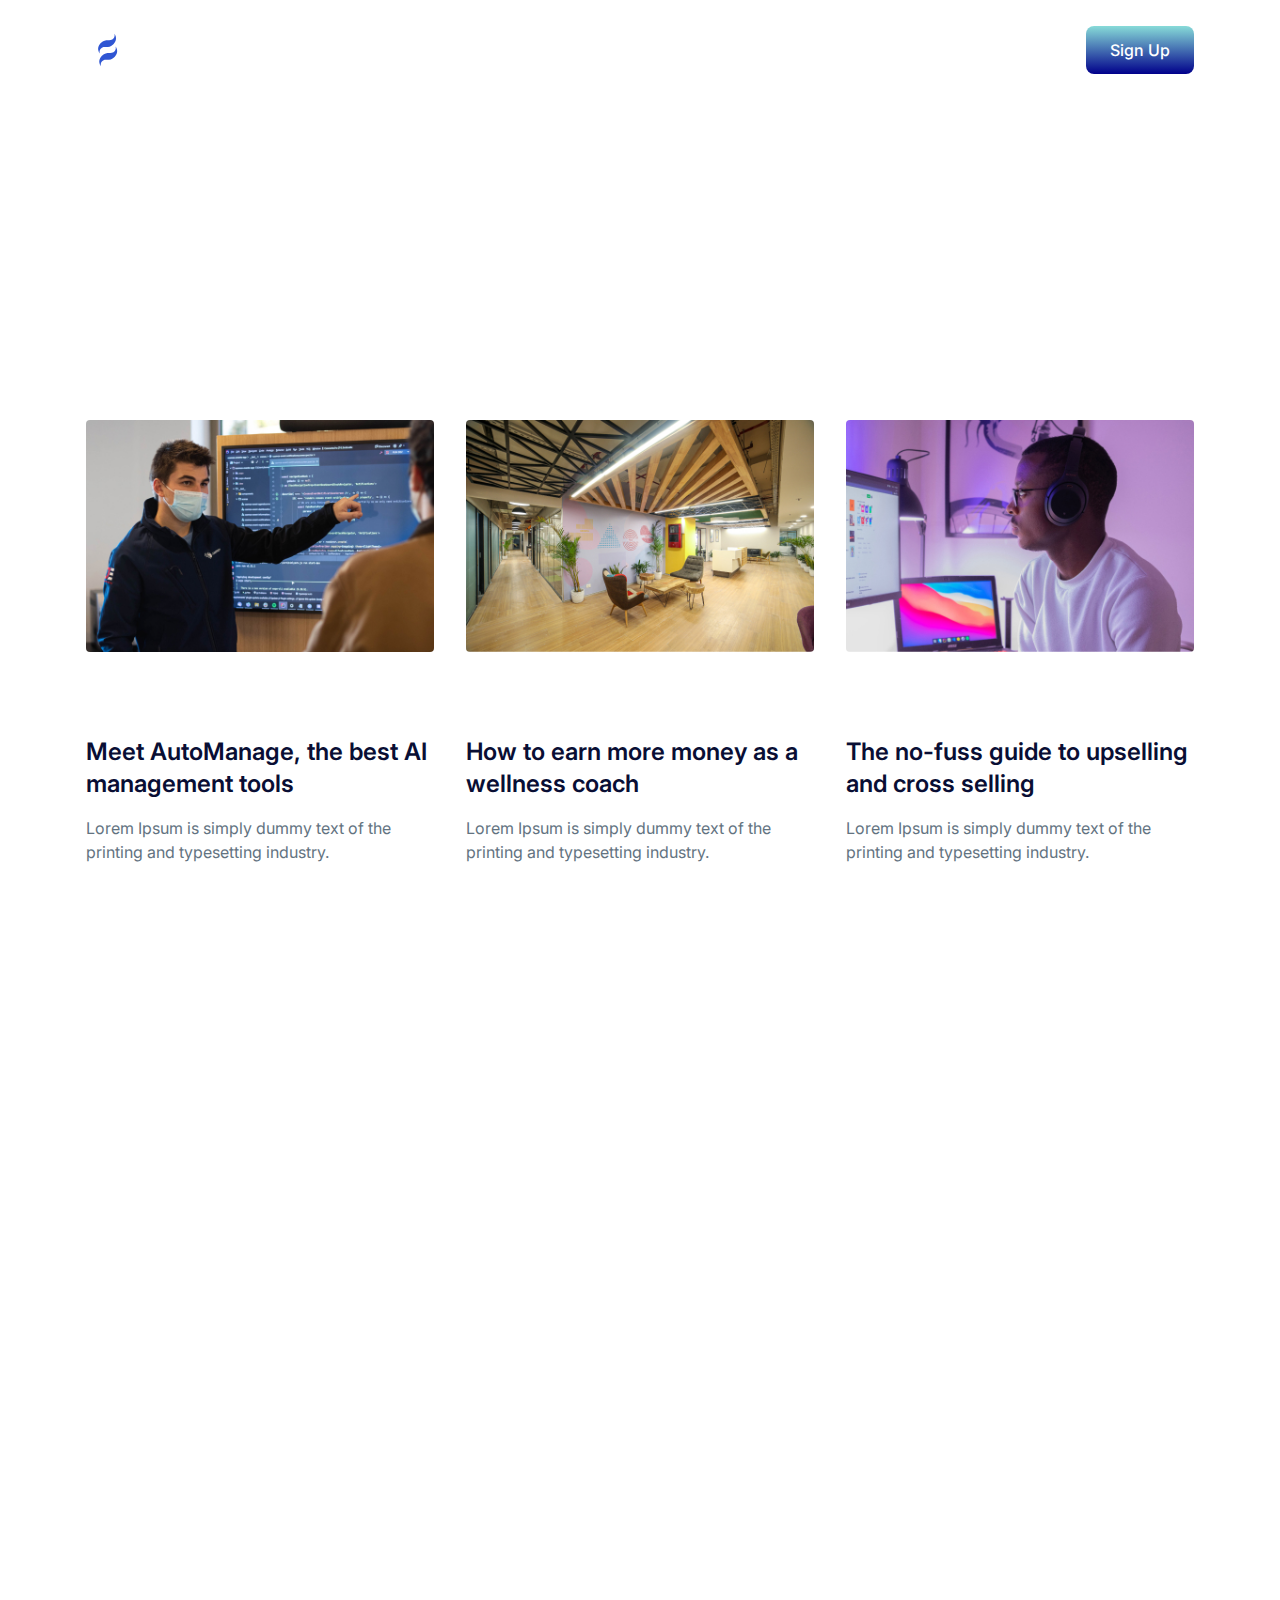
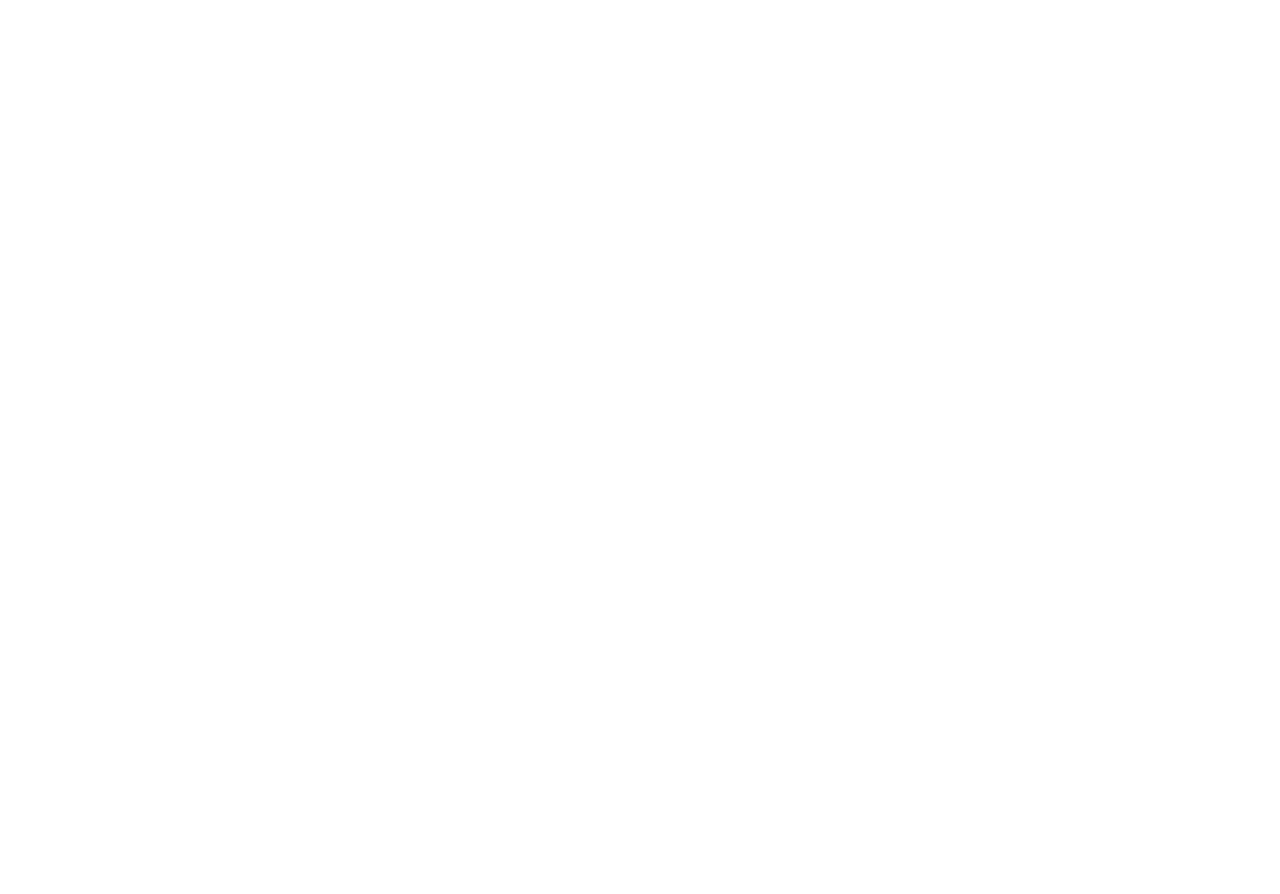
<file: blog-grids.html>
<!DOCTYPE html>
<html lang="en">
  <head>
    <meta charset="UTF-8" />
    <meta http-equiv="X-UA-Compatible" content="IE=edge" />
    <meta name="viewport" content="width=device-width, initial-scale=1.0" />
    <title>Blog Grids | Play Tailwind</title>
    <link
      rel="shortcut icon"
      href="assets/images/favicon.png"
      type="image/x-icon"
    />
    <link rel="stylesheet" href="assets/css/animate.css" />
    <link rel="stylesheet" href="assets/css/tailwind.css" />

    <!-- ==== WOW JS ==== -->
    <script src="assets/js/wow.min.js"></script>
    <script>
      new WOW().init();
    </script>
  </head>
  <body>
    <!-- ====== Navbar Section Start -->
    <div
      class="ud-header absolute top-0 left-0 z-40 flex w-full items-center bg-transparent"
    >
      <div class="container">
        <div class="relative -mx-4 flex items-center justify-between">
          <div class="w-60 max-w-full px-4">
            <a href="index.html" class="navbar-logo block w-full py-5">
              <img
                src="assets/images/logo/logo-white.svg"
                alt="logo"
                class="header-logo w-full"
              />
            </a>
          </div>
          <div class="flex w-full items-center justify-between px-4">
            <div>
              <button
                id="navbarToggler"
                class="absolute right-4 top-1/2 block -translate-y-1/2 rounded-lg px-3 py-[6px] ring-primary focus:ring-2 lg:hidden"
              >
                <span
                  class="relative my-[6px] block h-[2px] w-[30px] bg-white"
                ></span>
                <span
                  class="relative my-[6px] block h-[2px] w-[30px] bg-white"
                ></span>
                <span
                  class="relative my-[6px] block h-[2px] w-[30px] bg-white"
                ></span>
              </button>
              <nav
                id="navbarCollapse"
                class="absolute right-4 top-full hidden w-full max-w-[250px] rounded-lg bg-white py-5 shadow-lg lg:static lg:block lg:w-full lg:max-w-full lg:bg-transparent lg:py-0 lg:px-4 lg:shadow-none xl:px-6"
              >
                <ul class="blcok lg:flex">
                  <li class="group relative">
                    <a
                      href="/#home"
                      class="ud-menu-scroll mx-8 flex py-2 text-base text-dark group-hover:text-primary lg:mr-0 lg:inline-flex lg:py-6 lg:px-0 lg:text-white lg:group-hover:text-white lg:group-hover:opacity-70"
                    >
                      Home
                    </a>
                  </li>
                  <li class="group relative">
                    <a
                      href="/#about"
                      class="ud-menu-scroll mx-8 flex py-2 text-base text-dark group-hover:text-primary lg:mr-0 lg:ml-7 lg:inline-flex lg:py-6 lg:px-0 lg:text-white lg:group-hover:text-white lg:group-hover:opacity-70 xl:ml-12"
                    >
                      About
                    </a>
                  </li>
                  <li class="group relative">
                    <a
                      href="/#pricing"
                      class="ud-menu-scroll mx-8 flex py-2 text-base text-dark group-hover:text-primary lg:mr-0 lg:ml-7 lg:inline-flex lg:py-6 lg:px-0 lg:text-white lg:group-hover:text-white lg:group-hover:opacity-70 xl:ml-12"
                    >
                      Pricing
                    </a>
                  </li>
                  <li class="group relative">
                    <a
                      href="/#team"
                      class="ud-menu-scroll mx-8 flex py-2 text-base text-dark group-hover:text-primary lg:mr-0 lg:ml-7 lg:inline-flex lg:py-6 lg:px-0 lg:text-white lg:group-hover:text-white lg:group-hover:opacity-70 xl:ml-12"
                    >
                      Team
                    </a>
                  </li>
                  <li class="group relative">
                    <a
                      href="/#contact"
                      class="ud-menu-scroll mx-8 flex py-2 text-base text-dark group-hover:text-primary lg:mr-0 lg:ml-7 lg:inline-flex lg:py-6 lg:px-0 lg:text-white lg:group-hover:text-white lg:group-hover:opacity-70 xl:ml-12"
                    >
                      Contact
                    </a>
                  </li>
                  <li class="submenu-item group relative">
                    <a
                      href="javascript:void(0)"
                      class="relative mx-8 flex py-2 text-base text-dark after:absolute after:right-1 after:top-1/2 after:mt-[-2px] after:h-2 after:w-2 after:-translate-y-1/2 after:rotate-45 after:border-b-2 after:border-r-2 after:border-current group-hover:text-primary lg:mr-0 lg:ml-8 lg:inline-flex lg:py-6 lg:pl-0 lg:pr-4 lg:text-white lg:after:right-0 lg:group-hover:text-white lg:group-hover:opacity-70 xl:ml-12"
                    >
                      Pages
                    </a>
                    <div
                      class="submenu relative top-full left-0 hidden w-[250px] rounded-sm bg-white p-4 transition-[top] duration-300 group-hover:opacity-100 lg:invisible lg:absolute lg:top-[110%] lg:block lg:opacity-0 lg:shadow-lg lg:group-hover:visible lg:group-hover:top-full"
                    >
                      <a
                        href="about.html"
                        class="block rounded py-[10px] px-4 text-sm text-body-color hover:text-primary"
                      >
                        About Page
                      </a>
                      <a
                        href="pricing.html"
                        class="block rounded py-[10px] px-4 text-sm text-body-color hover:text-primary"
                      >
                        Pricing Page
                      </a>
                      <a
                        href="contact.html"
                        class="block rounded py-[10px] px-4 text-sm text-body-color hover:text-primary"
                      >
                        Contact Page
                      </a>
                      <a
                        href="blog-grids.html"
                        class="block rounded py-[10px] px-4 text-sm text-body-color hover:text-primary"
                      >
                        Blog Grid Page
                      </a>
                      <a
                        href="blog-details.html"
                        class="block rounded py-[10px] px-4 text-sm text-body-color hover:text-primary"
                      >
                        Blog Details Page
                      </a>
                      <a
                        href="signup.html"
                        class="block rounded py-[10px] px-4 text-sm text-body-color hover:text-primary"
                      >
                        Sign Up Page
                      </a>
                      <a
                        href="signin.html"
                        class="block rounded py-[10px] px-4 text-sm text-body-color hover:text-primary"
                      >
                        Sign In Page
                      </a>
                      <a
                        href="404.html"
                        class="block rounded py-[10px] px-4 text-sm text-body-color hover:text-primary"
                      >
                        404 Page
                      </a>
                    </div>
                  </li>
                </ul>
              </nav>
            </div>
            <div class="hidden justify-end pr-16 sm:flex lg:pr-0">
              <a
                href="signin.html"
                class="loginBtn py-3 px-7 text-base font-medium text-white hover:opacity-70"
              >
                Sign In
              </a>
              <a
                href="signup.html"
                class="signUpBtn rounded-lg bg-white bg-opacity-20 py-3 px-6 text-base font-medium text-white duration-300 ease-in-out hover:bg-opacity-100 hover:text-dark"
              >
                Sign Up
              </a>
            </div>
          </div>
        </div>
      </div>
    </div>
    <!-- ====== Navbar Section End -->

    <!-- ====== Banner Section Start -->
    <div
      class="relative z-10 overflow-hidden bg-primary pt-[120px] pb-[100px] md:pt-[130px] lg:pt-[160px]"
    >
      <div class="container">
        <div class="-mx-4 flex flex-wrap items-center">
          <div class="w-full px-4">
            <div class="text-center">
              <h1 class="text-4xl font-semibold text-white">Blog Grids</h1>
            </div>
          </div>
        </div>
      </div>
      <div>
        <span class="absolute top-0 left-0 z-[-1]">
          <svg
            width="495"
            height="470"
            viewBox="0 0 495 470"
            fill="none"
            xmlns="http://www.w3.org/2000/svg"
          >
            <circle
              cx="55"
              cy="442"
              r="138"
              stroke="white"
              stroke-opacity="0.04"
              stroke-width="50"
            />
            <circle
              cx="446"
              r="39"
              stroke="white"
              stroke-opacity="0.04"
              stroke-width="20"
            />
            <path
              d="M245.406 137.609L233.985 94.9852L276.609 106.406L245.406 137.609Z"
              stroke="white"
              stroke-opacity="0.08"
              stroke-width="12"
            />
          </svg>
        </span>
        <span class="absolute top-0 right-0 z-[-1]">
          <svg
            width="493"
            height="470"
            viewBox="0 0 493 470"
            fill="none"
            xmlns="http://www.w3.org/2000/svg"
          >
            <circle
              cx="462"
              cy="5"
              r="138"
              stroke="white"
              stroke-opacity="0.04"
              stroke-width="50"
            />
            <circle
              cx="49"
              cy="470"
              r="39"
              stroke="white"
              stroke-opacity="0.04"
              stroke-width="20"
            />
            <path
              d="M222.393 226.701L272.808 213.192L259.299 263.607L222.393 226.701Z"
              stroke="white"
              stroke-opacity="0.06"
              stroke-width="13"
            />
          </svg>
        </span>
      </div>
    </div>
    <!-- ====== Banner Section End -->

    <!-- ====== Blog Section Start -->
    <section class="pt-20 pb-10 lg:pt-[120px] lg:pb-20">
      <div class="container">
        <div class="-mx-4 flex flex-wrap">
          <div class="w-full px-4 md:w-1/2 lg:w-1/3">
            <div class="wow fadeInUp group mb-10" data-wow-delay=".1s">
              <div class="mb-8 overflow-hidden rounded">
                <a href="blog-details.html" class="block">
                  <img
                    src="assets/images/blog/blog-01.jpg"
                    alt="image"
                    class="w-full transition group-hover:rotate-6 group-hover:scale-125"
                  />
                </a>
              </div>
              <div>
                <span
                  class="mb-5 inline-block rounded bg-primary py-1 px-4 text-center text-xs font-semibold leading-loose text-white"
                >
                  Dec 22, 2023
                </span>
                <h3>
                  <a
                    href="blog-details.html"
                    class="mb-4 inline-block text-xl font-semibold text-dark hover:text-primary sm:text-2xl lg:text-xl xl:text-2xl"
                  >
                    Meet AutoManage, the best AI management tools
                  </a>
                </h3>
                <p class="text-base text-body-color">
                  Lorem Ipsum is simply dummy text of the printing and
                  typesetting industry.
                </p>
              </div>
            </div>
          </div>
          <div class="w-full px-4 md:w-1/2 lg:w-1/3">
            <div class="wow fadeInUp group mb-10" data-wow-delay=".15s">
              <div class="mb-8 overflow-hidden rounded">
                <a href="blog-details.html" class="block">
                  <img
                    src="assets/images/blog/blog-02.jpg"
                    alt="image"
                    class="w-full transition group-hover:rotate-6 group-hover:scale-125"
                  />
                </a>
              </div>
              <div>
                <span
                  class="mb-5 inline-block rounded bg-primary py-1 px-4 text-center text-xs font-semibold leading-loose text-white"
                >
                  Mar 15, 2023
                </span>
                <h3>
                  <a
                    href="blog-details.html"
                    class="mb-4 inline-block text-xl font-semibold text-dark hover:text-primary sm:text-2xl lg:text-xl xl:text-2xl"
                  >
                    How to earn more money as a wellness coach
                  </a>
                </h3>
                <p class="text-base text-body-color">
                  Lorem Ipsum is simply dummy text of the printing and
                  typesetting industry.
                </p>
              </div>
            </div>
          </div>
          <div class="w-full px-4 md:w-1/2 lg:w-1/3">
            <div class="wow fadeInUp group mb-10" data-wow-delay=".2s">
              <div class="mb-8 overflow-hidden rounded">
                <a href="blog-details.html" class="block">
                  <img
                    src="assets/images/blog/blog-03.jpg"
                    alt="image"
                    class="w-full transition group-hover:rotate-6 group-hover:scale-125"
                  />
                </a>
              </div>
              <div>
                <span
                  class="mb-5 inline-block rounded bg-primary py-1 px-4 text-center text-xs font-semibold leading-loose text-white"
                >
                  Jan 05, 2023
                </span>
                <h3>
                  <a
                    href="blog-details.html"
                    class="mb-4 inline-block text-xl font-semibold text-dark hover:text-primary sm:text-2xl lg:text-xl xl:text-2xl"
                  >
                    The no-fuss guide to upselling and cross selling
                  </a>
                </h3>
                <p class="text-base text-body-color">
                  Lorem Ipsum is simply dummy text of the printing and
                  typesetting industry.
                </p>
              </div>
            </div>
          </div>
          <div class="w-full px-4 md:w-1/2 lg:w-1/3">
            <div class="wow fadeInUp group mb-10" data-wow-delay=".1s">
              <div class="mb-8 overflow-hidden rounded">
                <a href="blog-details.html" class="block">
                  <img
                    src="assets/images/blog/blog-02.jpg"
                    alt="image"
                    class="w-full transition group-hover:rotate-6 group-hover:scale-125"
                  />
                </a>
              </div>
              <div>
                <span
                  class="mb-5 inline-block rounded bg-primary py-1 px-4 text-center text-xs font-semibold leading-loose text-white"
                >
                  Mar 15, 2023
                </span>
                <h3>
                  <a
                    href="blog-details.html"
                    class="mb-4 inline-block text-xl font-semibold text-dark hover:text-primary sm:text-2xl lg:text-xl xl:text-2xl"
                  >
                    How to earn more money as a wellness coach
                  </a>
                </h3>
                <p class="text-base text-body-color">
                  Lorem Ipsum is simply dummy text of the printing and
                  typesetting industry.
                </p>
              </div>
            </div>
          </div>
          <div class="w-full px-4 md:w-1/2 lg:w-1/3">
            <div class="wow fadeInUp group mb-10" data-wow-delay=".15s">
              <div class="mb-8 overflow-hidden rounded">
                <a href="blog-details.html" class="block">
                  <img
                    src="assets/images/blog/blog-03.jpg"
                    alt="image"
                    class="w-full transition group-hover:rotate-6 group-hover:scale-125"
                  />
                </a>
              </div>
              <div>
                <span
                  class="mb-5 inline-block rounded bg-primary py-1 px-4 text-center text-xs font-semibold leading-loose text-white"
                >
                  Jan 05, 2023
                </span>
                <h3>
                  <a
                    href="blog-details.html"
                    class="mb-4 inline-block text-xl font-semibold text-dark hover:text-primary sm:text-2xl lg:text-xl xl:text-2xl"
                  >
                    The no-fuss guide to upselling and cross selling
                  </a>
                </h3>
                <p class="text-base text-body-color">
                  Lorem Ipsum is simply dummy text of the printing and
                  typesetting industry.
                </p>
              </div>
            </div>
          </div>
          <div class="w-full px-4 md:w-1/2 lg:w-1/3">
            <div class="wow fadeInUp group mb-10" data-wow-delay=".2s">
              <div class="mb-8 overflow-hidden rounded">
                <a href="blog-details.html" class="block">
                  <img
                    src="assets/images/blog/blog-01.jpg"
                    alt="image"
                    class="w-full transition group-hover:rotate-6 group-hover:scale-125"
                  />
                </a>
              </div>
              <div>
                <span
                  class="mb-5 inline-block rounded bg-primary py-1 px-4 text-center text-xs font-semibold leading-loose text-white"
                >
                  Dec 22, 2023
                </span>
                <h3>
                  <a
                    href="blog-details.html"
                    class="mb-4 inline-block text-xl font-semibold text-dark hover:text-primary sm:text-2xl lg:text-xl xl:text-2xl"
                  >
                    Meet AutoManage, the best AI management tools
                  </a>
                </h3>
                <p class="text-base text-body-color">
                  Lorem Ipsum is simply dummy text of the printing and
                  typesetting industry.
                </p>
              </div>
            </div>
          </div>
          <div class="w-full px-4 md:w-1/2 lg:w-1/3">
            <div class="wow fadeInUp group mb-10" data-wow-delay=".1s">
              <div class="mb-8 overflow-hidden rounded">
                <a href="blog-details.html" class="block">
                  <img
                    src="assets/images/blog/blog-01.jpg"
                    alt="image"
                    class="w-full transition group-hover:rotate-6 group-hover:scale-125"
                  />
                </a>
              </div>
              <div>
                <span
                  class="mb-5 inline-block rounded bg-primary py-1 px-4 text-center text-xs font-semibold leading-loose text-white"
                >
                  Dec 22, 2023
                </span>
                <h3>
                  <a
                    href="blog-details.html"
                    class="mb-4 inline-block text-xl font-semibold text-dark hover:text-primary sm:text-2xl lg:text-xl xl:text-2xl"
                  >
                    Meet AutoManage, the best AI management tools
                  </a>
                </h3>
                <p class="text-base text-body-color">
                  Lorem Ipsum is simply dummy text of the printing and
                  typesetting industry.
                </p>
              </div>
            </div>
          </div>
          <div class="w-full px-4 md:w-1/2 lg:w-1/3">
            <div class="wow fadeInUp group mb-10" data-wow-delay=".15s">
              <div class="mb-8 overflow-hidden rounded">
                <a href="blog-details.html" class="block">
                  <img
                    src="assets/images/blog/blog-02.jpg"
                    alt="image"
                    class="w-full transition group-hover:rotate-6 group-hover:scale-125"
                  />
                </a>
              </div>
              <div>
                <span
                  class="mb-5 inline-block rounded bg-primary py-1 px-4 text-center text-xs font-semibold leading-loose text-white"
                >
                  Mar 15, 2023
                </span>
                <h3>
                  <a
                    href="blog-details.html"
                    class="mb-4 inline-block text-xl font-semibold text-dark hover:text-primary sm:text-2xl lg:text-xl xl:text-2xl"
                  >
                    How to earn more money as a wellness coach
                  </a>
                </h3>
                <p class="text-base text-body-color">
                  Lorem Ipsum is simply dummy text of the printing and
                  typesetting industry.
                </p>
              </div>
            </div>
          </div>
          <div class="w-full px-4 md:w-1/2 lg:w-1/3">
            <div class="wow fadeInUp group mb-10" data-wow-delay=".2s">
              <div class="mb-8 overflow-hidden rounded">
                <a href="blog-details.html" class="block">
                  <img
                    src="assets/images/blog/blog-03.jpg"
                    alt="image"
                    class="w-full transition group-hover:rotate-6 group-hover:scale-125"
                  />
                </a>
              </div>
              <div>
                <span
                  class="mb-5 inline-block rounded bg-primary py-1 px-4 text-center text-xs font-semibold leading-loose text-white"
                >
                  Jan 05, 2023
                </span>
                <h3>
                  <a
                    href="blog-details.html"
                    class="mb-4 inline-block text-xl font-semibold text-dark hover:text-primary sm:text-2xl lg:text-xl xl:text-2xl"
                  >
                    The no-fuss guide to upselling and cross selling
                  </a>
                </h3>
                <p class="text-base text-body-color">
                  Lorem Ipsum is simply dummy text of the printing and
                  typesetting industry.
                </p>
              </div>
            </div>
          </div>
        </div>
      </div>
    </section>
    <!-- ====== Blog Section End -->

    <!-- ====== Footer Section Start -->
    <footer
      class="wow fadeInUp relative z-10 bg-black pt-20 lg:pt-[120px]"
      data-wow-delay=".15s"
    >
      <div class="container">
        <div class="-mx-4 flex flex-wrap">
          <div class="w-full px-4 sm:w-1/2 md:w-1/2 lg:w-4/12 xl:w-3/12">
            <div class="mb-10 w-full">
              <a
                href="javascript:void(0)"
                class="mb-6 inline-block max-w-[160px]"
              >
                <img
                  src="assets/images/logo/logo-white.svg"
                  alt="logo"
                  class="max-w-full"
                />
              </a>
              <p class="mb-7 text-base text-[#f3f4fe]">
                We create digital experiences for brands and companies by using
                technology.
              </p>
              <div class="-mx-3 flex items-center">
                <a
                  href="javascript:void(0)"
                  class="px-3 text-[#dddddd] hover:text-white"
                >
                  <svg
                    width="10"
                    height="18"
                    viewBox="0 0 10 18"
                    class="fill-current"
                  >
                    <path
                      d="M9.00007 6.82105H7.50006H6.96434V6.27097V4.56571V4.01562H7.50006H8.62507C8.91971 4.01562 9.16078 3.79559 9.16078 3.46554V0.550085C9.16078 0.247538 8.9465 0 8.62507 0H6.66969C4.55361 0 3.08038 1.54024 3.08038 3.82309V6.21596V6.76605H2.54466H0.72322C0.348217 6.76605 0 7.06859 0 7.50866V9.48897C0 9.87402 0.294645 10.2316 0.72322 10.2316H2.49109H3.02681V10.7817V16.31C3.02681 16.6951 3.32145 17.0526 3.75003 17.0526H6.26791C6.42862 17.0526 6.56255 16.9701 6.66969 16.8601C6.77684 16.7501 6.8572 16.5576 6.8572 16.3925V10.8092V10.2591H7.4197H8.62507C8.97328 10.2591 9.24114 10.0391 9.29471 9.709V9.6815V9.65399L9.66972 7.7562C9.6965 7.56367 9.66972 7.34363 9.509 7.1236C9.45543 6.98608 9.21436 6.84856 9.00007 6.82105Z"
                    />
                  </svg>
                </a>
                <a
                  href="javascript:void(0)"
                  class="px-3 text-[#dddddd] hover:text-white"
                >
                  <svg
                    width="19"
                    height="15"
                    viewBox="0 0 19 15"
                    class="fill-current"
                  >
                    <path
                      d="M16.2622 3.17878L17.33 1.93293C17.6391 1.59551 17.7234 1.33595 17.7515 1.20618C16.9085 1.67337 16.1217 1.82911 15.6159 1.82911H15.4192L15.3068 1.72528C14.6324 1.18022 13.7894 0.894714 12.8902 0.894714C10.9233 0.894714 9.37779 2.40012 9.37779 4.13913C9.37779 4.24295 9.37779 4.39868 9.40589 4.5025L9.49019 5.02161L8.90009 4.99565C5.30334 4.89183 2.35288 2.03675 1.87518 1.5436C1.08839 2.84136 1.53799 4.08722 2.01568 4.86587L2.97107 6.31937L1.45369 5.54071C1.48179 6.63084 1.93138 7.48736 2.80247 8.11029L3.56116 8.62939L2.80247 8.9149C3.28017 10.2386 4.34795 10.7837 5.13474 10.9913L6.17443 11.2509L5.19094 11.8738C3.61736 12.912 1.65039 12.8342 0.779297 12.7563C2.54957 13.8983 4.65705 14.1579 6.11823 14.1579C7.21412 14.1579 8.02901 14.0541 8.2257 13.9762C16.0936 12.2631 16.4589 5.77431 16.4589 4.47655V4.29486L16.6275 4.19104C17.5829 3.36047 17.9763 2.91923 18.2011 2.65967C18.1168 2.68563 18.0044 2.73754 17.892 2.7635L16.2622 3.17878Z"
                    />
                  </svg>
                </a>
                <a
                  href="javascript:void(0)"
                  class="px-3 text-[#dddddd] hover:text-white"
                >
                  <svg
                    width="18"
                    height="18"
                    viewBox="0 0 18 18"
                    class="fill-current"
                  >
                    <path
                      d="M8.91688 12.4995C10.6918 12.4995 12.1306 11.0911 12.1306 9.35385C12.1306 7.61655 10.6918 6.20819 8.91688 6.20819C7.14197 6.20819 5.70312 7.61655 5.70312 9.35385C5.70312 11.0911 7.14197 12.4995 8.91688 12.4995Z"
                    />
                    <path
                      d="M12.4078 0.947388H5.37075C2.57257 0.947388 0.300781 3.17104 0.300781 5.90993V12.7436C0.300781 15.5367 2.57257 17.7604 5.37075 17.7604H12.3524C15.2059 17.7604 17.4777 15.5367 17.4777 12.7978V5.90993C17.4777 3.17104 15.2059 0.947388 12.4078 0.947388ZM8.91696 13.4758C6.56206 13.4758 4.70584 11.6047 4.70584 9.35389C4.70584 7.10312 6.58976 5.23199 8.91696 5.23199C11.2165 5.23199 13.1004 7.10312 13.1004 9.35389C13.1004 11.6047 11.2442 13.4758 8.91696 13.4758ZM14.735 5.61164C14.4579 5.90993 14.0423 6.07264 13.5714 6.07264C13.1558 6.07264 12.7402 5.90993 12.4078 5.61164C12.103 5.31334 11.9368 4.9337 11.9368 4.47269C11.9368 4.01169 12.103 3.65916 12.4078 3.33375C12.7125 3.00834 13.1004 2.84563 13.5714 2.84563C13.9869 2.84563 14.4302 3.00834 14.735 3.30663C15.012 3.65916 15.2059 4.06593 15.2059 4.49981C15.1782 4.9337 15.012 5.31334 14.735 5.61164Z"
                    />
                    <path
                      d="M13.5985 3.82184C13.2383 3.82184 12.9336 4.12013 12.9336 4.47266C12.9336 4.82519 13.2383 5.12349 13.5985 5.12349C13.9587 5.12349 14.2634 4.82519 14.2634 4.47266C14.2634 4.12013 13.9864 3.82184 13.5985 3.82184Z"
                    />
                  </svg>
                </a>
                <a
                  href="javascript:void(0)"
                  class="px-3 text-[#dddddd] hover:text-white"
                >
                  <svg
                    width="18"
                    height="18"
                    viewBox="0 0 18 18"
                    class="fill-current"
                  >
                    <path
                      d="M16.7821 0.947388H1.84847C1.14272 0.947388 0.578125 1.49747 0.578125 2.18508V16.7623C0.578125 17.4224 1.14272 18 1.84847 18H16.7257C17.4314 18 17.996 17.4499 17.996 16.7623V2.15757C18.0525 1.49747 17.4879 0.947388 16.7821 0.947388ZM5.7442 15.4421H3.17528V7.32837H5.7442V15.4421ZM4.44563 6.2007C3.59873 6.2007 2.94944 5.5406 2.94944 4.74297C2.94944 3.94535 3.62696 3.28525 4.44563 3.28525C5.26429 3.28525 5.94181 3.94535 5.94181 4.74297C5.94181 5.5406 5.32075 6.2007 4.44563 6.2007ZM15.4835 15.4421H12.9146V11.509C12.9146 10.5739 12.8864 9.33618 11.5596 9.33618C10.2045 9.33618 10.0069 10.3813 10.0069 11.4265V15.4421H7.438V7.32837H9.95046V8.45605H9.9787C10.3457 7.79594 11.1644 7.13584 12.4347 7.13584C15.0601 7.13584 15.54 8.7861 15.54 11.0414V15.4421H15.4835Z"
                    />
                  </svg>
                </a>
              </div>
            </div>
          </div>
          <div class="w-full px-4 sm:w-1/2 md:w-1/2 lg:w-2/12 xl:w-2/12">
            <div class="mb-10 w-full">
              <h4 class="mb-9 text-lg font-semibold text-white">About Us</h4>
              <ul>
                <li>
                  <a
                    href="javascript:void(0)"
                    class="mb-2 inline-block text-base leading-loose text-[#f3f4fe] hover:text-primary"
                  >
                    Home
                  </a>
                </li>
                <li>
                  <a
                    href="javascript:void(0)"
                    class="mb-2 inline-block text-base leading-loose text-[#f3f4fe] hover:text-primary"
                  >
                    Features
                  </a>
                </li>
                <li>
                  <a
                    href="javascript:void(0)"
                    class="mb-2 inline-block text-base leading-loose text-[#f3f4fe] hover:text-primary"
                  >
                    About
                  </a>
                </li>
                <li>
                  <a
                    href="javascript:void(0)"
                    class="mb-2 inline-block text-base leading-loose text-[#f3f4fe] hover:text-primary"
                  >
                    Testimonial
                  </a>
                </li>
              </ul>
            </div>
          </div>
          <div class="w-full px-4 sm:w-1/2 md:w-1/2 lg:w-3/12 xl:w-2/12">
            <div class="mb-10 w-full">
              <h4 class="mb-9 text-lg font-semibold text-white">Features</h4>
              <ul>
                <li>
                  <a
                    href="javascript:void(0)"
                    class="mb-2 inline-block text-base leading-loose text-[#f3f4fe] hover:text-primary"
                  >
                    How it works
                  </a>
                </li>
                <li>
                  <a
                    href="javascript:void(0)"
                    class="mb-2 inline-block text-base leading-loose text-[#f3f4fe] hover:text-primary"
                  >
                    Privacy policy
                  </a>
                </li>
                <li>
                  <a
                    href="javascript:void(0)"
                    class="mb-2 inline-block text-base leading-loose text-[#f3f4fe] hover:text-primary"
                  >
                    Terms of Service
                  </a>
                </li>
                <li>
                  <a
                    href="javascript:void(0)"
                    class="mb-2 inline-block text-base leading-loose text-[#f3f4fe] hover:text-primary"
                  >
                    Refund policy
                  </a>
                </li>
              </ul>
            </div>
          </div>
          <div class="w-full px-4 sm:w-1/2 md:w-1/2 lg:w-3/12 xl:w-2/12">
            <div class="mb-10 w-full">
              <h4 class="mb-9 text-lg font-semibold text-white">
                Our Products
              </h4>
              <ul>
                <li>
                  <a
                    href="javascript:void(0)"
                    class="mb-2 inline-block text-base leading-loose text-[#f3f4fe] hover:text-primary"
                  >
                    LineIcons
                  </a>
                </li>
                <li>
                  <a
                    href="javascript:void(0)"
                    class="mb-2 inline-block text-base leading-loose text-[#f3f4fe] hover:text-primary"
                  >
                    Ecommerce HTML
                  </a>
                </li>
                <li>
                  <a
                    href="javascript:void(0)"
                    class="mb-2 inline-block text-base leading-loose text-[#f3f4fe] hover:text-primary"
                  >
                    Ayro UI
                  </a>
                </li>
                <li>
                  <a
                    href="javascript:void(0)"
                    class="mb-2 inline-block text-base leading-loose text-[#f3f4fe] hover:text-primary"
                  >
                    PlainAdmin
                  </a>
                </li>
              </ul>
            </div>
          </div>
          <div class="w-full px-4 md:w-2/3 lg:w-6/12 xl:w-3/12">
            <div class="mb-10 w-full">
              <h4 class="mb-9 text-lg font-semibold text-white">Partners</h4>
              <ul class="flex flex-wrap items-center">
                <li>
                  <a
                    href="https://tailgrids.com"
                    rel="nofollow noopner"
                    target="_blank"
                    class="mb-6 mr-5 block max-w-[120px] xl:max-w-[100px] 2xl:max-w-[120px]"
                  >
                    <img
                      src="assets/images/footer/brands/tailgrids.svg"
                      alt="tailgrids"
                    />
                  </a>
                </li>
                <li>
                  <a
                    href="https://ayroui.com"
                    rel="nofollow noopner"
                    target="_blank"
                    class="mb-6 mr-5 block max-w-[120px] xl:max-w-[100px] 2xl:max-w-[120px]"
                  >
                    <img
                      src="assets/images/footer/brands/ayroui.svg"
                      alt="ayroui"
                    />
                  </a>
                </li>
                <li>
                  <a
                    href="https://ecommercehtml.com"
                    rel="nofollow noopner"
                    target="_blank"
                    class="mb-6 mr-5 block max-w-[120px] xl:max-w-[100px] 2xl:max-w-[120px]"
                  >
                    <img
                      src="assets/images/footer/brands/ecommerce-html.svg"
                      alt="ecommerce-html"
                    />
                  </a>
                </li>
                <li>
                  <a
                    href="https://graygrids.com"
                    rel="nofollow noopner"
                    target="_blank"
                    class="mb-6 mr-5 block max-w-[120px] xl:max-w-[100px] 2xl:max-w-[120px]"
                  >
                    <img
                      src="assets/images/footer/brands/graygrids.svg"
                      alt="graygrids"
                    />
                  </a>
                </li>
                <li>
                  <a
                    href="https://lineicons.com"
                    rel="nofollow noopner"
                    target="_blank"
                    class="mb-6 mr-5 block max-w-[120px] xl:max-w-[100px] 2xl:max-w-[120px]"
                  >
                    <img
                      src="assets/images/footer/brands/lineicons.svg"
                      alt="lineicons"
                    />
                  </a>
                </li>
                <li>
                  <a
                    href="https://uideck.com"
                    rel="nofollow noopner"
                    target="_blank"
                    class="mb-6 mr-5 block max-w-[120px] xl:max-w-[100px] 2xl:max-w-[120px]"
                  >
                    <img
                      src="assets/images/footer/brands/uideck.svg"
                      alt="uideck"
                    />
                  </a>
                </li>
              </ul>
            </div>
          </div>
        </div>
      </div>

      <div class="mt-12 border-t border-opacity-40 py-8 lg:mt-[60px]">
        <div class="container">
          <div class="-mx-4 flex flex-wrap">
            <div class="w-full px-4 md:w-2/3 lg:w-1/2">
              <div class="my-1">
                <div
                  class="-mx-3 flex items-center justify-center md:justify-start"
                >
                  <a
                    href="javascript:void(0)"
                    class="px-3 text-base text-[#f3f4fe] hover:text-primary"
                  >
                    Privacy policy
                  </a>
                  <a
                    href="javascript:void(0)"
                    class="px-3 text-base text-[#f3f4fe] hover:text-primary"
                  >
                    Legal notice
                  </a>
                  <a
                    href="javascript:void(0)"
                    class="px-3 text-base text-[#f3f4fe] hover:text-primary"
                  >
                    Terms of service
                  </a>
                </div>
              </div>
            </div>
            <div class="w-full px-4 md:w-1/3 lg:w-1/2">
              <div class="my-1 flex justify-center md:justify-end">
                <p class="text-base text-[#f3f4fe]">
                  Designed and Developed by
                  <a
                    href="https://tailgrids.com"
                    rel="nofollow noopner"
                    target="_blank"
                    class="text-primary hover:underline"
                  >
                    TailGrids and UIdeck
                  </a>
                </p>
              </div>
            </div>
          </div>
        </div>
      </div>

      <div>
        <span class="absolute left-0 top-0 z-[-1]">
          <img src="assets/images/footer/shape-1.svg" alt="" />
        </span>

        <span class="absolute bottom-0 right-0 z-[-1]">
          <img src="assets/images/footer/shape-3.svg" alt="" />
        </span>

        <span class="absolute top-0 right-0 z-[-1]">
          <svg
            width="102"
            height="102"
            viewBox="0 0 102 102"
            fill="none"
            xmlns="http://www.w3.org/2000/svg"
          >
            <path
              d="M1.8667 33.1956C2.89765 33.1956 3.7334 34.0318 3.7334 35.0633C3.7334 36.0947 2.89765 36.9309 1.8667 36.9309C0.835744 36.9309 4.50645e-08 36.0947 0 35.0633C-4.50645e-08 34.0318 0.835744 33.1956 1.8667 33.1956Z"
              fill="white"
              fill-opacity="0.08"
            ></path>
            <path
              d="M18.2939 33.1956C19.3249 33.1956 20.1606 34.0318 20.1606 35.0633C20.1606 36.0947 19.3249 36.9309 18.2939 36.9309C17.263 36.9309 16.4272 36.0947 16.4272 35.0633C16.4272 34.0318 17.263 33.1956 18.2939 33.1956Z"
              fill="white"
              fill-opacity="0.08"
            ></path>
            <path
              d="M34.7209 33.195C35.7519 33.195 36.5876 34.0311 36.5876 35.0626C36.5876 36.0941 35.7519 36.9303 34.7209 36.9303C33.69 36.9303 32.8542 36.0941 32.8542 35.0626C32.8542 34.0311 33.69 33.195 34.7209 33.195Z"
              fill="white"
              fill-opacity="0.08"
            ></path>
            <path
              d="M50.9341 33.195C51.965 33.195 52.8008 34.0311 52.8008 35.0626C52.8008 36.0941 51.965 36.9303 50.9341 36.9303C49.9031 36.9303 49.0674 36.0941 49.0674 35.0626C49.0674 34.0311 49.9031 33.195 50.9341 33.195Z"
              fill="white"
              fill-opacity="0.08"
            ></path>
            <path
              d="M1.8667 16.7605C2.89765 16.7605 3.7334 17.5966 3.7334 18.6281C3.7334 19.6596 2.89765 20.4957 1.8667 20.4957C0.835744 20.4957 4.50645e-08 19.6596 0 18.6281C-4.50645e-08 17.5966 0.835744 16.7605 1.8667 16.7605Z"
              fill="white"
              fill-opacity="0.08"
            ></path>
            <path
              d="M18.2939 16.7605C19.3249 16.7605 20.1606 17.5966 20.1606 18.6281C20.1606 19.6596 19.3249 20.4957 18.2939 20.4957C17.263 20.4957 16.4272 19.6596 16.4272 18.6281C16.4272 17.5966 17.263 16.7605 18.2939 16.7605Z"
              fill="white"
              fill-opacity="0.08"
            ></path>
            <path
              d="M34.7209 16.7605C35.7519 16.7605 36.5876 17.5966 36.5876 18.6281C36.5876 19.6596 35.7519 20.4957 34.7209 20.4957C33.69 20.4957 32.8542 19.6596 32.8542 18.6281C32.8542 17.5966 33.69 16.7605 34.7209 16.7605Z"
              fill="white"
              fill-opacity="0.08"
            ></path>
            <path
              d="M50.9341 16.7605C51.965 16.7605 52.8008 17.5966 52.8008 18.6281C52.8008 19.6596 51.965 20.4957 50.9341 20.4957C49.9031 20.4957 49.0674 19.6596 49.0674 18.6281C49.0674 17.5966 49.9031 16.7605 50.9341 16.7605Z"
              fill="white"
              fill-opacity="0.08"
            ></path>
            <path
              d="M1.8667 0.324951C2.89765 0.324951 3.7334 1.16115 3.7334 2.19261C3.7334 3.22408 2.89765 4.06024 1.8667 4.06024C0.835744 4.06024 4.50645e-08 3.22408 0 2.19261C-4.50645e-08 1.16115 0.835744 0.324951 1.8667 0.324951Z"
              fill="white"
              fill-opacity="0.08"
            ></path>
            <path
              d="M18.2939 0.324951C19.3249 0.324951 20.1606 1.16115 20.1606 2.19261C20.1606 3.22408 19.3249 4.06024 18.2939 4.06024C17.263 4.06024 16.4272 3.22408 16.4272 2.19261C16.4272 1.16115 17.263 0.324951 18.2939 0.324951Z"
              fill="white"
              fill-opacity="0.08"
            ></path>
            <path
              d="M34.7209 0.325302C35.7519 0.325302 36.5876 1.16147 36.5876 2.19293C36.5876 3.2244 35.7519 4.06056 34.7209 4.06056C33.69 4.06056 32.8542 3.2244 32.8542 2.19293C32.8542 1.16147 33.69 0.325302 34.7209 0.325302Z"
              fill="white"
              fill-opacity="0.08"
            ></path>
            <path
              d="M50.9341 0.325302C51.965 0.325302 52.8008 1.16147 52.8008 2.19293C52.8008 3.2244 51.965 4.06056 50.9341 4.06056C49.9031 4.06056 49.0674 3.2244 49.0674 2.19293C49.0674 1.16147 49.9031 0.325302 50.9341 0.325302Z"
              fill="white"
              fill-opacity="0.08"
            ></path>
            <path
              d="M66.9037 33.1956C67.9346 33.1956 68.7704 34.0318 68.7704 35.0633C68.7704 36.0947 67.9346 36.9309 66.9037 36.9309C65.8727 36.9309 65.037 36.0947 65.037 35.0633C65.037 34.0318 65.8727 33.1956 66.9037 33.1956Z"
              fill="white"
              fill-opacity="0.08"
            ></path>
            <path
              d="M83.3307 33.1956C84.3616 33.1956 85.1974 34.0318 85.1974 35.0633C85.1974 36.0947 84.3616 36.9309 83.3307 36.9309C82.2997 36.9309 81.464 36.0947 81.464 35.0633C81.464 34.0318 82.2997 33.1956 83.3307 33.1956Z"
              fill="white"
              fill-opacity="0.08"
            ></path>
            <path
              d="M99.7576 33.1956C100.789 33.1956 101.624 34.0318 101.624 35.0633C101.624 36.0947 100.789 36.9309 99.7576 36.9309C98.7266 36.9309 97.8909 36.0947 97.8909 35.0633C97.8909 34.0318 98.7266 33.1956 99.7576 33.1956Z"
              fill="white"
              fill-opacity="0.08"
            ></path>
            <path
              d="M66.9037 16.7605C67.9346 16.7605 68.7704 17.5966 68.7704 18.6281C68.7704 19.6596 67.9346 20.4957 66.9037 20.4957C65.8727 20.4957 65.037 19.6596 65.037 18.6281C65.037 17.5966 65.8727 16.7605 66.9037 16.7605Z"
              fill="white"
              fill-opacity="0.08"
            ></path>
            <path
              d="M83.3307 16.7605C84.3616 16.7605 85.1974 17.5966 85.1974 18.6281C85.1974 19.6596 84.3616 20.4957 83.3307 20.4957C82.2997 20.4957 81.464 19.6596 81.464 18.6281C81.464 17.5966 82.2997 16.7605 83.3307 16.7605Z"
              fill="white"
              fill-opacity="0.08"
            ></path>
            <path
              d="M99.7576 16.7605C100.789 16.7605 101.624 17.5966 101.624 18.6281C101.624 19.6596 100.789 20.4957 99.7576 20.4957C98.7266 20.4957 97.8909 19.6596 97.8909 18.6281C97.8909 17.5966 98.7266 16.7605 99.7576 16.7605Z"
              fill="white"
              fill-opacity="0.08"
            ></path>
            <path
              d="M66.9037 0.324966C67.9346 0.324966 68.7704 1.16115 68.7704 2.19261C68.7704 3.22408 67.9346 4.06024 66.9037 4.06024C65.8727 4.06024 65.037 3.22408 65.037 2.19261C65.037 1.16115 65.8727 0.324966 66.9037 0.324966Z"
              fill="white"
              fill-opacity="0.08"
            ></path>
            <path
              d="M83.3307 0.324951C84.3616 0.324951 85.1974 1.16115 85.1974 2.19261C85.1974 3.22408 84.3616 4.06024 83.3307 4.06024C82.2997 4.06024 81.464 3.22408 81.464 2.19261C81.464 1.16115 82.2997 0.324951 83.3307 0.324951Z"
              fill="white"
              fill-opacity="0.08"
            ></path>
            <path
              d="M99.7576 0.324951C100.789 0.324951 101.624 1.16115 101.624 2.19261C101.624 3.22408 100.789 4.06024 99.7576 4.06024C98.7266 4.06024 97.8909 3.22408 97.8909 2.19261C97.8909 1.16115 98.7266 0.324951 99.7576 0.324951Z"
              fill="white"
              fill-opacity="0.08"
            ></path>
            <path
              d="M1.8667 82.2029C2.89765 82.2029 3.7334 83.039 3.7334 84.0705C3.7334 85.102 2.89765 85.9382 1.8667 85.9382C0.835744 85.9382 4.50645e-08 85.102 0 84.0705C-4.50645e-08 83.039 0.835744 82.2029 1.8667 82.2029Z"
              fill="white"
              fill-opacity="0.08"
            ></path>
            <path
              d="M18.2939 82.2029C19.3249 82.2029 20.1606 83.039 20.1606 84.0705C20.1606 85.102 19.3249 85.9382 18.2939 85.9382C17.263 85.9382 16.4272 85.102 16.4272 84.0705C16.4272 83.039 17.263 82.2029 18.2939 82.2029Z"
              fill="white"
              fill-opacity="0.08"
            ></path>
            <path
              d="M34.7209 82.2026C35.7519 82.2026 36.5876 83.0387 36.5876 84.0702C36.5876 85.1017 35.7519 85.9378 34.7209 85.9378C33.69 85.9378 32.8542 85.1017 32.8542 84.0702C32.8542 83.0387 33.69 82.2026 34.7209 82.2026Z"
              fill="white"
              fill-opacity="0.08"
            ></path>
            <path
              d="M50.9341 82.2026C51.965 82.2026 52.8008 83.0387 52.8008 84.0702C52.8008 85.1017 51.965 85.9378 50.9341 85.9378C49.9031 85.9378 49.0674 85.1017 49.0674 84.0702C49.0674 83.0387 49.9031 82.2026 50.9341 82.2026Z"
              fill="white"
              fill-opacity="0.08"
            ></path>
            <path
              d="M1.8667 65.7677C2.89765 65.7677 3.7334 66.6039 3.7334 67.6353C3.7334 68.6668 2.89765 69.503 1.8667 69.503C0.835744 69.503 4.50645e-08 68.6668 0 67.6353C-4.50645e-08 66.6039 0.835744 65.7677 1.8667 65.7677Z"
              fill="white"
              fill-opacity="0.08"
            ></path>
            <path
              d="M18.2939 65.7677C19.3249 65.7677 20.1606 66.6039 20.1606 67.6353C20.1606 68.6668 19.3249 69.503 18.2939 69.503C17.263 69.503 16.4272 68.6668 16.4272 67.6353C16.4272 66.6039 17.263 65.7677 18.2939 65.7677Z"
              fill="white"
              fill-opacity="0.08"
            ></path>
            <path
              d="M34.7209 65.7674C35.7519 65.7674 36.5876 66.6036 36.5876 67.635C36.5876 68.6665 35.7519 69.5027 34.7209 69.5027C33.69 69.5027 32.8542 68.6665 32.8542 67.635C32.8542 66.6036 33.69 65.7674 34.7209 65.7674Z"
              fill="white"
              fill-opacity="0.08"
            ></path>
            <path
              d="M50.9341 65.7674C51.965 65.7674 52.8008 66.6036 52.8008 67.635C52.8008 68.6665 51.965 69.5027 50.9341 69.5027C49.9031 69.5027 49.0674 68.6665 49.0674 67.635C49.0674 66.6036 49.9031 65.7674 50.9341 65.7674Z"
              fill="white"
              fill-opacity="0.08"
            ></path>
            <path
              d="M1.8667 98.2644C2.89765 98.2644 3.7334 99.1005 3.7334 100.132C3.7334 101.163 2.89765 102 1.8667 102C0.835744 102 4.50645e-08 101.163 0 100.132C-4.50645e-08 99.1005 0.835744 98.2644 1.8667 98.2644Z"
              fill="white"
              fill-opacity="0.08"
            ></path>
            <path
              d="M1.8667 49.3322C2.89765 49.3322 3.7334 50.1684 3.7334 51.1998C3.7334 52.2313 2.89765 53.0675 1.8667 53.0675C0.835744 53.0675 4.50645e-08 52.2313 0 51.1998C-4.50645e-08 50.1684 0.835744 49.3322 1.8667 49.3322Z"
              fill="white"
              fill-opacity="0.08"
            ></path>
            <path
              d="M18.2939 98.2644C19.3249 98.2644 20.1606 99.1005 20.1606 100.132C20.1606 101.163 19.3249 102 18.2939 102C17.263 102 16.4272 101.163 16.4272 100.132C16.4272 99.1005 17.263 98.2644 18.2939 98.2644Z"
              fill="white"
              fill-opacity="0.08"
            ></path>
            <path
              d="M18.2939 49.3322C19.3249 49.3322 20.1606 50.1684 20.1606 51.1998C20.1606 52.2313 19.3249 53.0675 18.2939 53.0675C17.263 53.0675 16.4272 52.2313 16.4272 51.1998C16.4272 50.1684 17.263 49.3322 18.2939 49.3322Z"
              fill="white"
              fill-opacity="0.08"
            ></path>
            <path
              d="M34.7209 98.2647C35.7519 98.2647 36.5876 99.1008 36.5876 100.132C36.5876 101.164 35.7519 102 34.7209 102C33.69 102 32.8542 101.164 32.8542 100.132C32.8542 99.1008 33.69 98.2647 34.7209 98.2647Z"
              fill="white"
              fill-opacity="0.08"
            ></path>
            <path
              d="M50.9341 98.2647C51.965 98.2647 52.8008 99.1008 52.8008 100.132C52.8008 101.164 51.965 102 50.9341 102C49.9031 102 49.0674 101.164 49.0674 100.132C49.0674 99.1008 49.9031 98.2647 50.9341 98.2647Z"
              fill="white"
              fill-opacity="0.08"
            ></path>
            <path
              d="M34.7209 49.3326C35.7519 49.3326 36.5876 50.1687 36.5876 51.2002C36.5876 52.2317 35.7519 53.0678 34.7209 53.0678C33.69 53.0678 32.8542 52.2317 32.8542 51.2002C32.8542 50.1687 33.69 49.3326 34.7209 49.3326Z"
              fill="white"
              fill-opacity="0.08"
            ></path>
            <path
              d="M50.9341 49.3326C51.965 49.3326 52.8008 50.1687 52.8008 51.2002C52.8008 52.2317 51.965 53.0678 50.9341 53.0678C49.9031 53.0678 49.0674 52.2317 49.0674 51.2002C49.0674 50.1687 49.9031 49.3326 50.9341 49.3326Z"
              fill="white"
              fill-opacity="0.08"
            ></path>
            <path
              d="M66.9037 82.2029C67.9346 82.2029 68.7704 83.0391 68.7704 84.0705C68.7704 85.102 67.9346 85.9382 66.9037 85.9382C65.8727 85.9382 65.037 85.102 65.037 84.0705C65.037 83.0391 65.8727 82.2029 66.9037 82.2029Z"
              fill="white"
              fill-opacity="0.08"
            ></path>
            <path
              d="M83.3307 82.2029C84.3616 82.2029 85.1974 83.0391 85.1974 84.0705C85.1974 85.102 84.3616 85.9382 83.3307 85.9382C82.2997 85.9382 81.464 85.102 81.464 84.0705C81.464 83.0391 82.2997 82.2029 83.3307 82.2029Z"
              fill="white"
              fill-opacity="0.08"
            ></path>
            <path
              d="M99.7576 82.2029C100.789 82.2029 101.624 83.039 101.624 84.0705C101.624 85.102 100.789 85.9382 99.7576 85.9382C98.7266 85.9382 97.8909 85.102 97.8909 84.0705C97.8909 83.039 98.7266 82.2029 99.7576 82.2029Z"
              fill="white"
              fill-opacity="0.08"
            ></path>
            <path
              d="M66.9037 65.7674C67.9346 65.7674 68.7704 66.6036 68.7704 67.635C68.7704 68.6665 67.9346 69.5027 66.9037 69.5027C65.8727 69.5027 65.037 68.6665 65.037 67.635C65.037 66.6036 65.8727 65.7674 66.9037 65.7674Z"
              fill="white"
              fill-opacity="0.08"
            ></path>
            <path
              d="M83.3307 65.7677C84.3616 65.7677 85.1974 66.6039 85.1974 67.6353C85.1974 68.6668 84.3616 69.503 83.3307 69.503C82.2997 69.503 81.464 68.6668 81.464 67.6353C81.464 66.6039 82.2997 65.7677 83.3307 65.7677Z"
              fill="white"
              fill-opacity="0.08"
            ></path>
            <path
              d="M99.7576 65.7677C100.789 65.7677 101.624 66.6039 101.624 67.6353C101.624 68.6668 100.789 69.503 99.7576 69.503C98.7266 69.503 97.8909 68.6668 97.8909 67.6353C97.8909 66.6039 98.7266 65.7677 99.7576 65.7677Z"
              fill="white"
              fill-opacity="0.08"
            ></path>
            <path
              d="M66.9037 98.2644C67.9346 98.2644 68.7704 99.1005 68.7704 100.132C68.7704 101.163 67.9346 102 66.9037 102C65.8727 102 65.037 101.163 65.037 100.132C65.037 99.1005 65.8727 98.2644 66.9037 98.2644Z"
              fill="white"
              fill-opacity="0.08"
            ></path>
            <path
              d="M66.9037 49.3322C67.9346 49.3322 68.7704 50.1684 68.7704 51.1998C68.7704 52.2313 67.9346 53.0675 66.9037 53.0675C65.8727 53.0675 65.037 52.2313 65.037 51.1998C65.037 50.1684 65.8727 49.3322 66.9037 49.3322Z"
              fill="white"
              fill-opacity="0.08"
            ></path>
            <path
              d="M83.3307 98.2644C84.3616 98.2644 85.1974 99.1005 85.1974 100.132C85.1974 101.163 84.3616 102 83.3307 102C82.2997 102 81.464 101.163 81.464 100.132C81.464 99.1005 82.2997 98.2644 83.3307 98.2644Z"
              fill="white"
              fill-opacity="0.08"
            ></path>
            <path
              d="M83.3307 49.3322C84.3616 49.3322 85.1974 50.1684 85.1974 51.1998C85.1974 52.2313 84.3616 53.0675 83.3307 53.0675C82.2997 53.0675 81.464 52.2313 81.464 51.1998C81.464 50.1684 82.2997 49.3322 83.3307 49.3322Z"
              fill="white"
              fill-opacity="0.08"
            ></path>
            <path
              d="M99.7576 98.2644C100.789 98.2644 101.624 99.1005 101.624 100.132C101.624 101.163 100.789 102 99.7576 102C98.7266 102 97.8909 101.163 97.8909 100.132C97.8909 99.1005 98.7266 98.2644 99.7576 98.2644Z"
              fill="white"
              fill-opacity="0.08"
            ></path>
            <path
              d="M99.7576 49.3322C100.789 49.3322 101.624 50.1684 101.624 51.1998C101.624 52.2313 100.789 53.0675 99.7576 53.0675C98.7266 53.0675 97.8909 52.2313 97.8909 51.1998C97.8909 50.1684 98.7266 49.3322 99.7576 49.3322Z"
              fill="white"
              fill-opacity="0.08"
            ></path>
          </svg>
        </span>
      </div>
    </footer>
    <!-- ====== Footer Section End -->

    <!-- ====== Back To Top Start -->
    <a
      href="javascript:void(0)"
      class="back-to-top fixed bottom-8 right-8 left-auto z-[999] hidden h-10 w-10 items-center justify-center rounded-md bg-primary text-white shadow-md transition duration-300 ease-in-out hover:bg-dark"
    >
      <span
        class="mt-[6px] h-3 w-3 rotate-45 border-t border-l border-white"
      ></span>
    </a>
    <!-- ====== Back To Top End -->

    <!-- ====== All Scripts -->
    <script src="assets/js/main.js"></script>
  </body>
</html>
</file>
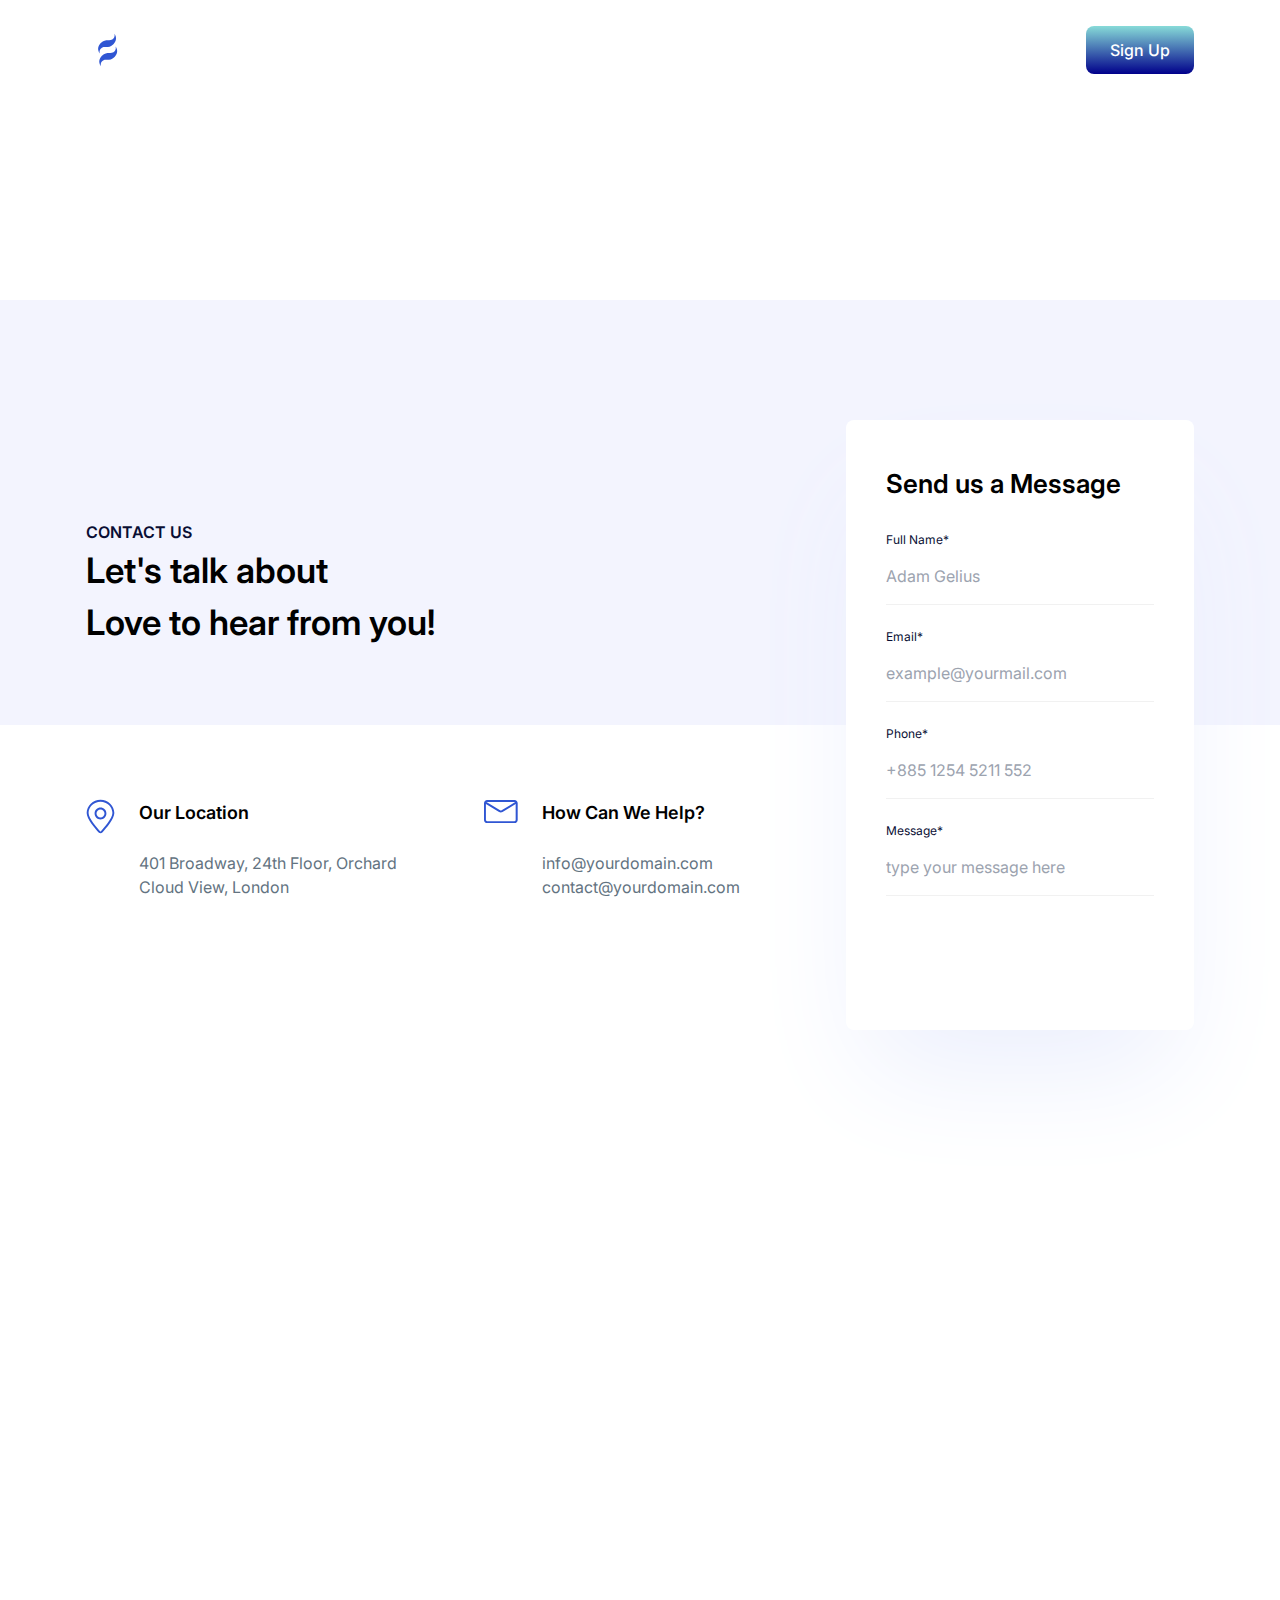
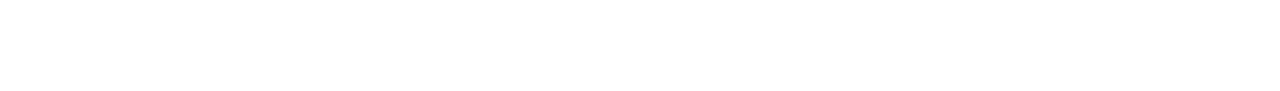
<file: contact.html>
<!DOCTYPE html>
<html lang="en">
  <head>
    <meta charset="UTF-8" />
    <meta http-equiv="X-UA-Compatible" content="IE=edge" />
    <meta name="viewport" content="width=device-width, initial-scale=1.0" />
    <title>Contact | Play Tailwind</title>
    <link
      rel="shortcut icon"
      href="assets/images/favicon.png"
      type="image/x-icon"
    />
    <link rel="stylesheet" href="assets/css/animate.css" />
    <link rel="stylesheet" href="assets/css/tailwind.css" />

    <!-- ==== WOW JS ==== -->
    <script src="assets/js/wow.min.js"></script>
    <script>
      new WOW().init();
    </script>
  </head>
  <body>
    <!-- ====== Navbar Section Start -->
    <div
      class="ud-header absolute top-0 left-0 z-40 flex w-full items-center bg-transparent"
    >
      <div class="container">
        <div class="relative -mx-4 flex items-center justify-between">
          <div class="w-60 max-w-full px-4">
            <a href="index.html" class="navbar-logo block w-full py-5">
              <img
                src="assets/images/logo/logo-white.svg"
                alt="logo"
                class="header-logo w-full"
              />
            </a>
          </div>
          <div class="flex w-full items-center justify-between px-4">
            <div>
              <button
                id="navbarToggler"
                class="absolute right-4 top-1/2 block -translate-y-1/2 rounded-lg px-3 py-[6px] ring-primary focus:ring-2 lg:hidden"
              >
                <span
                  class="relative my-[6px] block h-[2px] w-[30px] bg-white"
                ></span>
                <span
                  class="relative my-[6px] block h-[2px] w-[30px] bg-white"
                ></span>
                <span
                  class="relative my-[6px] block h-[2px] w-[30px] bg-white"
                ></span>
              </button>
              <nav
                id="navbarCollapse"
                class="absolute right-4 top-full hidden w-full max-w-[250px] rounded-lg bg-white py-5 shadow-lg lg:static lg:block lg:w-full lg:max-w-full lg:bg-transparent lg:py-0 lg:px-4 lg:shadow-none xl:px-6"
              >
                <ul class="blcok lg:flex">
                  <li class="group relative">
                    <a
                      href="#home"
                      class="ud-menu-scroll mx-8 flex py-2 text-base text-dark group-hover:text-primary lg:mr-0 lg:inline-flex lg:py-6 lg:px-0 lg:text-white lg:group-hover:text-white lg:group-hover:opacity-70"
                    >
                      Home
                    </a>
                  </li>
                  <li class="group relative">
                    <a
                      href="/#about"
                      class="ud-menu-scroll mx-8 flex py-2 text-base text-dark group-hover:text-primary lg:mr-0 lg:ml-7 lg:inline-flex lg:py-6 lg:px-0 lg:text-white lg:group-hover:text-white lg:group-hover:opacity-70 xl:ml-12"
                    >
                      About
                    </a>
                  </li>
                  <li class="group relative">
                    <a
                      href="/#pricing"
                      class="ud-menu-scroll mx-8 flex py-2 text-base text-dark group-hover:text-primary lg:mr-0 lg:ml-7 lg:inline-flex lg:py-6 lg:px-0 lg:text-white lg:group-hover:text-white lg:group-hover:opacity-70 xl:ml-12"
                    >
                      Pricing
                    </a>
                  </li>
                  <li class="group relative">
                    <a
                      href="/#team"
                      class="ud-menu-scroll mx-8 flex py-2 text-base text-dark group-hover:text-primary lg:mr-0 lg:ml-7 lg:inline-flex lg:py-6 lg:px-0 lg:text-white lg:group-hover:text-white lg:group-hover:opacity-70 xl:ml-12"
                    >
                      Team
                    </a>
                  </li>
                  <li class="group relative">
                    <a
                      href="/#contact"
                      class="ud-menu-scroll mx-8 flex py-2 text-base text-dark group-hover:text-primary lg:mr-0 lg:ml-7 lg:inline-flex lg:py-6 lg:px-0 lg:text-white lg:group-hover:text-white lg:group-hover:opacity-70 xl:ml-12"
                    >
                      Contact
                    </a>
                  </li>
                  <li class="submenu-item group relative">
                    <a
                      href="javascript:void(0)"
                      class="relative mx-8 flex py-2 text-base text-dark after:absolute after:right-1 after:top-1/2 after:mt-[-2px] after:h-2 after:w-2 after:-translate-y-1/2 after:rotate-45 after:border-b-2 after:border-r-2 after:border-current group-hover:text-primary lg:mr-0 lg:ml-8 lg:inline-flex lg:py-6 lg:pl-0 lg:pr-4 lg:text-white lg:after:right-0 lg:group-hover:text-white lg:group-hover:opacity-70 xl:ml-12"
                    >
                      Pages
                    </a>
                    <div
                      class="submenu relative top-full left-0 hidden w-[250px] rounded-sm bg-white p-4 transition-[top] duration-300 group-hover:opacity-100 lg:invisible lg:absolute lg:top-[110%] lg:block lg:opacity-0 lg:shadow-lg lg:group-hover:visible lg:group-hover:top-full"
                    >
                      <a
                        href="about.html"
                        class="block rounded py-[10px] px-4 text-sm text-body-color hover:text-primary"
                      >
                        About Page
                      </a>
                      <a
                        href="pricing.html"
                        class="block rounded py-[10px] px-4 text-sm text-body-color hover:text-primary"
                      >
                        Pricing Page
                      </a>
                      <a
                        href="contact.html"
                        class="block rounded py-[10px] px-4 text-sm text-body-color hover:text-primary"
                      >
                        Contact Page
                      </a>
                      <a
                        href="blog-grids.html"
                        class="block rounded py-[10px] px-4 text-sm text-body-color hover:text-primary"
                      >
                        Blog Grid Page
                      </a>
                      <a
                        href="blog-details.html"
                        class="block rounded py-[10px] px-4 text-sm text-body-color hover:text-primary"
                      >
                        Blog Details Page
                      </a>
                      <a
                        href="signup.html"
                        class="block rounded py-[10px] px-4 text-sm text-body-color hover:text-primary"
                      >
                        Sign Up Page
                      </a>
                      <a
                        href="signin.html"
                        class="block rounded py-[10px] px-4 text-sm text-body-color hover:text-primary"
                      >
                        Sign In Page
                      </a>
                      <a
                        href="404.html"
                        class="block rounded py-[10px] px-4 text-sm text-body-color hover:text-primary"
                      >
                        404 Page
                      </a>
                    </div>
                  </li>
                </ul>
              </nav>
            </div>
            <div class="hidden justify-end pr-16 sm:flex lg:pr-0">
              <a
                href="signin.html"
                class="loginBtn py-3 px-7 text-base font-medium text-white hover:opacity-70"
              >
                Sign In
              </a>
              <a
                href="signup.html"
                class="signUpBtn rounded-lg bg-white bg-opacity-20 py-3 px-6 text-base font-medium text-white duration-300 ease-in-out hover:bg-opacity-100 hover:text-dark"
              >
                Sign Up
              </a>
            </div>
          </div>
        </div>
      </div>
    </div>
    <!-- ====== Navbar Section End -->

    <!-- ====== Banner Section Start -->
    <div
      class="relative z-10 overflow-hidden bg-primary pt-[120px] pb-[100px] md:pt-[130px] lg:pt-[160px]"
    >
      <div class="container">
        <div class="-mx-4 flex flex-wrap items-center">
          <div class="w-full px-4">
            <div class="text-center">
              <h1 class="text-4xl font-semibold text-white">Contact Page</h1>
            </div>
          </div>
        </div>
      </div>
      <div>
        <span class="absolute top-0 left-0 z-[-1]">
          <svg
            width="495"
            height="470"
            viewBox="0 0 495 470"
            fill="none"
            xmlns="http://www.w3.org/2000/svg"
          >
            <circle
              cx="55"
              cy="442"
              r="138"
              stroke="white"
              stroke-opacity="0.04"
              stroke-width="50"
            />
            <circle
              cx="446"
              r="39"
              stroke="white"
              stroke-opacity="0.04"
              stroke-width="20"
            />
            <path
              d="M245.406 137.609L233.985 94.9852L276.609 106.406L245.406 137.609Z"
              stroke="white"
              stroke-opacity="0.08"
              stroke-width="12"
            />
          </svg>
        </span>
        <span class="absolute top-0 right-0 z-[-1]">
          <svg
            width="493"
            height="470"
            viewBox="0 0 493 470"
            fill="none"
            xmlns="http://www.w3.org/2000/svg"
          >
            <circle
              cx="462"
              cy="5"
              r="138"
              stroke="white"
              stroke-opacity="0.04"
              stroke-width="50"
            />
            <circle
              cx="49"
              cy="470"
              r="39"
              stroke="white"
              stroke-opacity="0.04"
              stroke-width="20"
            />
            <path
              d="M222.393 226.701L272.808 213.192L259.299 263.607L222.393 226.701Z"
              stroke="white"
              stroke-opacity="0.06"
              stroke-width="13"
            />
          </svg>
        </span>
      </div>
    </div>
    <!-- ====== Banner Section End -->

    <!-- ====== Contact Start ====== -->
    <section id="contact" class="ud-contact relative py-20 md:py-[120px]">
      <div
        class="absolute top-0 left-0 z-[-1] h-1/2 w-full bg-[#f3f4fe] lg:h-[45%] xl:h-1/2"
      ></div>
      <div class="container px-4">
        <div class="-mx-4 flex flex-wrap items-center">
          <div class="w-full px-4 lg:w-7/12 xl:w-8/12">
            <div class="ud-contact-content-wrapper">
              <div class="ud-contact-title mb-12 lg:mb-[150px]">
                <span
                  class="font-headingFont mb-5 text-base font-semibold text-dark"
                >
                  CONTACT US
                </span>
                <h2 class="text-[35px] font-semibold">
                  Let's talk about <br />
                  Love to hear from you!
                </h2>
              </div>
              <div class="mb-12 flex flex-wrap justify-between lg:mb-0">
                <div class="mb-8 flex w-[330px] max-w-full">
                  <div class="mr-6 text-[32px] text-primary">
                    <svg
                      width="29"
                      height="35"
                      viewBox="0 0 29 35"
                      class="fill-current"
                    >
                      <path
                        d="M14.5 0.710938C6.89844 0.710938 0.664062 6.72656 0.664062 14.0547C0.664062 19.9062 9.03125 29.5859 12.6406 33.5234C13.1328 34.0703 13.7891 34.3437 14.5 34.3437C15.2109 34.3437 15.8672 34.0703 16.3594 33.5234C19.9688 29.6406 28.3359 19.9062 28.3359 14.0547C28.3359 6.67188 22.1016 0.710938 14.5 0.710938ZM14.9375 32.2109C14.6641 32.4844 14.2812 32.4844 14.0625 32.2109C11.3828 29.3125 2.57812 19.3594 2.57812 14.0547C2.57812 7.71094 7.9375 2.625 14.5 2.625C21.0625 2.625 26.4219 7.76562 26.4219 14.0547C26.4219 19.3594 17.6172 29.2578 14.9375 32.2109Z"
                      />
                      <path
                        d="M14.5 8.58594C11.2734 8.58594 8.59375 11.2109 8.59375 14.4922C8.59375 17.7188 11.2187 20.3984 14.5 20.3984C17.7812 20.3984 20.4062 17.7734 20.4062 14.4922C20.4062 11.2109 17.7266 8.58594 14.5 8.58594ZM14.5 18.4297C12.3125 18.4297 10.5078 16.625 10.5078 14.4375C10.5078 12.25 12.3125 10.4453 14.5 10.4453C16.6875 10.4453 18.4922 12.25 18.4922 14.4375C18.4922 16.625 16.6875 18.4297 14.5 18.4297Z"
                      />
                    </svg>
                  </div>
                  <div>
                    <h5 class="mb-6 text-lg font-semibold">Our Location</h5>
                    <p class="text-base text-body-color">
                      401 Broadway, 24th Floor, Orchard Cloud View, London
                    </p>
                  </div>
                </div>
                <div class="mb-8 flex w-[330px] max-w-full">
                  <div class="mr-6 text-[32px] text-primary">
                    <svg
                      width="34"
                      height="25"
                      viewBox="0 0 34 25"
                      class="fill-current"
                    >
                      <path
                        d="M30.5156 0.960938H3.17188C1.42188 0.960938 0 2.38281 0 4.13281V20.9219C0 22.6719 1.42188 24.0938 3.17188 24.0938H30.5156C32.2656 24.0938 33.6875 22.6719 33.6875 20.9219V4.13281C33.6875 2.38281 32.2656 0.960938 30.5156 0.960938ZM30.5156 2.875C30.7891 2.875 31.0078 2.92969 31.2266 3.09375L17.6094 11.3516C17.1172 11.625 16.5703 11.625 16.0781 11.3516L2.46094 3.09375C2.67969 2.98438 2.89844 2.875 3.17188 2.875H30.5156ZM30.5156 22.125H3.17188C2.51562 22.125 1.91406 21.5781 1.91406 20.8672V5.00781L15.0391 12.9922C15.5859 13.3203 16.1875 13.4844 16.7891 13.4844C17.3906 13.4844 17.9922 13.3203 18.5391 12.9922L31.6641 5.00781V20.8672C31.7734 21.5781 31.1719 22.125 30.5156 22.125Z"
                      />
                    </svg>
                  </div>
                  <div>
                    <h5 class="mb-6 text-lg font-semibold">How Can We Help?</h5>
                    <p class="text-base text-body-color">info@yourdomain.com</p>
                    <p class="text-base text-body-color">
                      contact@yourdomain.com
                    </p>
                  </div>
                </div>
              </div>
            </div>
          </div>
          <div class="w-full px-4 lg:w-5/12 xl:w-4/12">
            <div
              class="wow fadeInUp rounded-lg bg-white py-10 px-8 shadow-testimonial sm:py-12 sm:px-10 md:p-[60px] lg:p-10 lg:py-12 lg:px-10 2xl:p-[60px]"
              data-wow-delay=".2s"
            >
              <h3 class="mb-8 text-2xl font-semibold md:text-[26px]">
                Send us a Message
              </h3>
              <form>
                <div class="mb-6">
                  <label for="fullName" class="block text-xs text-dark"
                    >Full Name*</label
                  >
                  <input
                    type="text"
                    name="fullName"
                    placeholder="Adam Gelius"
                    class="w-full border-0 border-b border-[#f1f1f1] py-4 focus:border-primary focus:outline-none"
                  />
                </div>
                <div class="mb-6">
                  <label for="email" class="block text-xs text-dark"
                    >Email*</label
                  >
                  <input
                    type="email"
                    name="email"
                    placeholder="example@yourmail.com"
                    class="w-full border-0 border-b border-[#f1f1f1] py-4 focus:border-primary focus:outline-none"
                  />
                </div>
                <div class="mb-6">
                  <label for="phone" class="block text-xs text-dark"
                    >Phone*</label
                  >
                  <input
                    type="text"
                    name="phone"
                    placeholder="+885 1254 5211 552"
                    class="w-full border-0 border-b border-[#f1f1f1] py-4 focus:border-primary focus:outline-none"
                  />
                </div>
                <div class="mb-6">
                  <label for="message" class="block text-xs text-dark"
                    >Message*</label
                  >
                  <textarea
                    name="message"
                    rows="1"
                    placeholder="type your message here"
                    class="w-full resize-none border-0 border-b border-[#f1f1f1] py-4 focus:border-primary focus:outline-none"
                  ></textarea>
                </div>
                <div class="mb-0">
                  <button
                    type="submit"
                    class="inline-flex items-center justify-center rounded bg-primary py-4 px-6 text-base font-medium text-white transition duration-300 ease-in-out hover:bg-dark"
                  >
                    Send Message
                  </button>
                </div>
              </form>
            </div>
          </div>
        </div>
      </div>
    </section>
    <!-- ====== Contact End ====== -->

    <!-- ====== Footer Section Start -->
    <footer
      class="wow fadeInUp relative z-10 bg-black pt-20 lg:pt-[120px]"
      data-wow-delay=".15s"
    >
      <div class="container">
        <div class="-mx-4 flex flex-wrap">
          <div class="w-full px-4 sm:w-1/2 md:w-1/2 lg:w-4/12 xl:w-3/12">
            <div class="mb-10 w-full">
              <a
                href="javascript:void(0)"
                class="mb-6 inline-block max-w-[160px]"
              >
                <img
                  src="assets/images/logo/logo-white.svg"
                  alt="logo"
                  class="max-w-full"
                />
              </a>
              <p class="mb-7 text-base text-[#f3f4fe]">
                We create digital experiences for brands and companies by using
                technology.
              </p>
              <div class="-mx-3 flex items-center">
                <a
                  href="javascript:void(0)"
                  class="px-3 text-[#dddddd] hover:text-white"
                >
                  <svg
                    width="10"
                    height="18"
                    viewBox="0 0 10 18"
                    class="fill-current"
                  >
                    <path
                      d="M9.00007 6.82105H7.50006H6.96434V6.27097V4.56571V4.01562H7.50006H8.62507C8.91971 4.01562 9.16078 3.79559 9.16078 3.46554V0.550085C9.16078 0.247538 8.9465 0 8.62507 0H6.66969C4.55361 0 3.08038 1.54024 3.08038 3.82309V6.21596V6.76605H2.54466H0.72322C0.348217 6.76605 0 7.06859 0 7.50866V9.48897C0 9.87402 0.294645 10.2316 0.72322 10.2316H2.49109H3.02681V10.7817V16.31C3.02681 16.6951 3.32145 17.0526 3.75003 17.0526H6.26791C6.42862 17.0526 6.56255 16.9701 6.66969 16.8601C6.77684 16.7501 6.8572 16.5576 6.8572 16.3925V10.8092V10.2591H7.4197H8.62507C8.97328 10.2591 9.24114 10.0391 9.29471 9.709V9.6815V9.65399L9.66972 7.7562C9.6965 7.56367 9.66972 7.34363 9.509 7.1236C9.45543 6.98608 9.21436 6.84856 9.00007 6.82105Z"
                    />
                  </svg>
                </a>
                <a
                  href="javascript:void(0)"
                  class="px-3 text-[#dddddd] hover:text-white"
                >
                  <svg
                    width="19"
                    height="15"
                    viewBox="0 0 19 15"
                    class="fill-current"
                  >
                    <path
                      d="M16.2622 3.17878L17.33 1.93293C17.6391 1.59551 17.7234 1.33595 17.7515 1.20618C16.9085 1.67337 16.1217 1.82911 15.6159 1.82911H15.4192L15.3068 1.72528C14.6324 1.18022 13.7894 0.894714 12.8902 0.894714C10.9233 0.894714 9.37779 2.40012 9.37779 4.13913C9.37779 4.24295 9.37779 4.39868 9.40589 4.5025L9.49019 5.02161L8.90009 4.99565C5.30334 4.89183 2.35288 2.03675 1.87518 1.5436C1.08839 2.84136 1.53799 4.08722 2.01568 4.86587L2.97107 6.31937L1.45369 5.54071C1.48179 6.63084 1.93138 7.48736 2.80247 8.11029L3.56116 8.62939L2.80247 8.9149C3.28017 10.2386 4.34795 10.7837 5.13474 10.9913L6.17443 11.2509L5.19094 11.8738C3.61736 12.912 1.65039 12.8342 0.779297 12.7563C2.54957 13.8983 4.65705 14.1579 6.11823 14.1579C7.21412 14.1579 8.02901 14.0541 8.2257 13.9762C16.0936 12.2631 16.4589 5.77431 16.4589 4.47655V4.29486L16.6275 4.19104C17.5829 3.36047 17.9763 2.91923 18.2011 2.65967C18.1168 2.68563 18.0044 2.73754 17.892 2.7635L16.2622 3.17878Z"
                    />
                  </svg>
                </a>
                <a
                  href="javascript:void(0)"
                  class="px-3 text-[#dddddd] hover:text-white"
                >
                  <svg
                    width="18"
                    height="18"
                    viewBox="0 0 18 18"
                    class="fill-current"
                  >
                    <path
                      d="M8.91688 12.4995C10.6918 12.4995 12.1306 11.0911 12.1306 9.35385C12.1306 7.61655 10.6918 6.20819 8.91688 6.20819C7.14197 6.20819 5.70312 7.61655 5.70312 9.35385C5.70312 11.0911 7.14197 12.4995 8.91688 12.4995Z"
                    />
                    <path
                      d="M12.4078 0.947388H5.37075C2.57257 0.947388 0.300781 3.17104 0.300781 5.90993V12.7436C0.300781 15.5367 2.57257 17.7604 5.37075 17.7604H12.3524C15.2059 17.7604 17.4777 15.5367 17.4777 12.7978V5.90993C17.4777 3.17104 15.2059 0.947388 12.4078 0.947388ZM8.91696 13.4758C6.56206 13.4758 4.70584 11.6047 4.70584 9.35389C4.70584 7.10312 6.58976 5.23199 8.91696 5.23199C11.2165 5.23199 13.1004 7.10312 13.1004 9.35389C13.1004 11.6047 11.2442 13.4758 8.91696 13.4758ZM14.735 5.61164C14.4579 5.90993 14.0423 6.07264 13.5714 6.07264C13.1558 6.07264 12.7402 5.90993 12.4078 5.61164C12.103 5.31334 11.9368 4.9337 11.9368 4.47269C11.9368 4.01169 12.103 3.65916 12.4078 3.33375C12.7125 3.00834 13.1004 2.84563 13.5714 2.84563C13.9869 2.84563 14.4302 3.00834 14.735 3.30663C15.012 3.65916 15.2059 4.06593 15.2059 4.49981C15.1782 4.9337 15.012 5.31334 14.735 5.61164Z"
                    />
                    <path
                      d="M13.5985 3.82184C13.2383 3.82184 12.9336 4.12013 12.9336 4.47266C12.9336 4.82519 13.2383 5.12349 13.5985 5.12349C13.9587 5.12349 14.2634 4.82519 14.2634 4.47266C14.2634 4.12013 13.9864 3.82184 13.5985 3.82184Z"
                    />
                  </svg>
                </a>
                <a
                  href="javascript:void(0)"
                  class="px-3 text-[#dddddd] hover:text-white"
                >
                  <svg
                    width="18"
                    height="18"
                    viewBox="0 0 18 18"
                    class="fill-current"
                  >
                    <path
                      d="M16.7821 0.947388H1.84847C1.14272 0.947388 0.578125 1.49747 0.578125 2.18508V16.7623C0.578125 17.4224 1.14272 18 1.84847 18H16.7257C17.4314 18 17.996 17.4499 17.996 16.7623V2.15757C18.0525 1.49747 17.4879 0.947388 16.7821 0.947388ZM5.7442 15.4421H3.17528V7.32837H5.7442V15.4421ZM4.44563 6.2007C3.59873 6.2007 2.94944 5.5406 2.94944 4.74297C2.94944 3.94535 3.62696 3.28525 4.44563 3.28525C5.26429 3.28525 5.94181 3.94535 5.94181 4.74297C5.94181 5.5406 5.32075 6.2007 4.44563 6.2007ZM15.4835 15.4421H12.9146V11.509C12.9146 10.5739 12.8864 9.33618 11.5596 9.33618C10.2045 9.33618 10.0069 10.3813 10.0069 11.4265V15.4421H7.438V7.32837H9.95046V8.45605H9.9787C10.3457 7.79594 11.1644 7.13584 12.4347 7.13584C15.0601 7.13584 15.54 8.7861 15.54 11.0414V15.4421H15.4835Z"
                    />
                  </svg>
                </a>
              </div>
            </div>
          </div>
          <div class="w-full px-4 sm:w-1/2 md:w-1/2 lg:w-2/12 xl:w-2/12">
            <div class="mb-10 w-full">
              <h4 class="mb-9 text-lg font-semibold text-white">About Us</h4>
              <ul>
                <li>
                  <a
                    href="javascript:void(0)"
                    class="mb-2 inline-block text-base leading-loose text-[#f3f4fe] hover:text-primary"
                  >
                    Home
                  </a>
                </li>
                <li>
                  <a
                    href="javascript:void(0)"
                    class="mb-2 inline-block text-base leading-loose text-[#f3f4fe] hover:text-primary"
                  >
                    Features
                  </a>
                </li>
                <li>
                  <a
                    href="javascript:void(0)"
                    class="mb-2 inline-block text-base leading-loose text-[#f3f4fe] hover:text-primary"
                  >
                    About
                  </a>
                </li>
                <li>
                  <a
                    href="javascript:void(0)"
                    class="mb-2 inline-block text-base leading-loose text-[#f3f4fe] hover:text-primary"
                  >
                    Testimonial
                  </a>
                </li>
              </ul>
            </div>
          </div>
          <div class="w-full px-4 sm:w-1/2 md:w-1/2 lg:w-3/12 xl:w-2/12">
            <div class="mb-10 w-full">
              <h4 class="mb-9 text-lg font-semibold text-white">Features</h4>
              <ul>
                <li>
                  <a
                    href="javascript:void(0)"
                    class="mb-2 inline-block text-base leading-loose text-[#f3f4fe] hover:text-primary"
                  >
                    How it works
                  </a>
                </li>
                <li>
                  <a
                    href="javascript:void(0)"
                    class="mb-2 inline-block text-base leading-loose text-[#f3f4fe] hover:text-primary"
                  >
                    Privacy policy
                  </a>
                </li>
                <li>
                  <a
                    href="javascript:void(0)"
                    class="mb-2 inline-block text-base leading-loose text-[#f3f4fe] hover:text-primary"
                  >
                    Terms of Service
                  </a>
                </li>
                <li>
                  <a
                    href="javascript:void(0)"
                    class="mb-2 inline-block text-base leading-loose text-[#f3f4fe] hover:text-primary"
                  >
                    Refund policy
                  </a>
                </li>
              </ul>
            </div>
          </div>
          <div class="w-full px-4 sm:w-1/2 md:w-1/2 lg:w-3/12 xl:w-2/12">
            <div class="mb-10 w-full">
              <h4 class="mb-9 text-lg font-semibold text-white">
                Our Products
              </h4>
              <ul>
                <li>
                  <a
                    href="javascript:void(0)"
                    class="mb-2 inline-block text-base leading-loose text-[#f3f4fe] hover:text-primary"
                  >
                    LineIcons
                  </a>
                </li>
                <li>
                  <a
                    href="javascript:void(0)"
                    class="mb-2 inline-block text-base leading-loose text-[#f3f4fe] hover:text-primary"
                  >
                    Ecommerce HTML
                  </a>
                </li>
                <li>
                  <a
                    href="javascript:void(0)"
                    class="mb-2 inline-block text-base leading-loose text-[#f3f4fe] hover:text-primary"
                  >
                    Ayro UI
                  </a>
                </li>
                <li>
                  <a
                    href="javascript:void(0)"
                    class="mb-2 inline-block text-base leading-loose text-[#f3f4fe] hover:text-primary"
                  >
                    PlainAdmin
                  </a>
                </li>
              </ul>
            </div>
          </div>
          <div class="w-full px-4 md:w-2/3 lg:w-6/12 xl:w-3/12">
            <div class="mb-10 w-full">
              <h4 class="mb-9 text-lg font-semibold text-white">Partners</h4>
              <ul class="flex flex-wrap items-center">
                <li>
                  <a
                    href="https://tailgrids.com"
                    rel="nofollow noopner"
                    target="_blank"
                    class="mb-6 mr-5 block max-w-[120px] xl:max-w-[100px] 2xl:max-w-[120px]"
                  >
                    <img
                      src="assets/images/footer/brands/tailgrids.svg"
                      alt="tailgrids"
                    />
                  </a>
                </li>
                <li>
                  <a
                    href="https://ayroui.com"
                    rel="nofollow noopner"
                    target="_blank"
                    class="mb-6 mr-5 block max-w-[120px] xl:max-w-[100px] 2xl:max-w-[120px]"
                  >
                    <img
                      src="assets/images/footer/brands/ayroui.svg"
                      alt="ayroui"
                    />
                  </a>
                </li>
                <li>
                  <a
                    href="https://ecommercehtml.com"
                    rel="nofollow noopner"
                    target="_blank"
                    class="mb-6 mr-5 block max-w-[120px] xl:max-w-[100px] 2xl:max-w-[120px]"
                  >
                    <img
                      src="assets/images/footer/brands/ecommerce-html.svg"
                      alt="ecommerce-html"
                    />
                  </a>
                </li>
                <li>
                  <a
                    href="https://graygrids.com"
                    rel="nofollow noopner"
                    target="_blank"
                    class="mb-6 mr-5 block max-w-[120px] xl:max-w-[100px] 2xl:max-w-[120px]"
                  >
                    <img
                      src="assets/images/footer/brands/graygrids.svg"
                      alt="graygrids"
                    />
                  </a>
                </li>
                <li>
                  <a
                    href="https://lineicons.com"
                    rel="nofollow noopner"
                    target="_blank"
                    class="mb-6 mr-5 block max-w-[120px] xl:max-w-[100px] 2xl:max-w-[120px]"
                  >
                    <img
                      src="assets/images/footer/brands/lineicons.svg"
                      alt="lineicons"
                    />
                  </a>
                </li>
                <li>
                  <a
                    href="https://uideck.com"
                    rel="nofollow noopner"
                    target="_blank"
                    class="mb-6 mr-5 block max-w-[120px] xl:max-w-[100px] 2xl:max-w-[120px]"
                  >
                    <img
                      src="assets/images/footer/brands/uideck.svg"
                      alt="uideck"
                    />
                  </a>
                </li>
              </ul>
            </div>
          </div>
        </div>
      </div>

      <div class="mt-12 border-t border-opacity-40 py-8 lg:mt-[60px]">
        <div class="container">
          <div class="-mx-4 flex flex-wrap">
            <div class="w-full px-4 md:w-2/3 lg:w-1/2">
              <div class="my-1">
                <div
                  class="-mx-3 flex items-center justify-center md:justify-start"
                >
                  <a
                    href="javascript:void(0)"
                    class="px-3 text-base text-[#f3f4fe] hover:text-primary"
                  >
                    Privacy policy
                  </a>
                  <a
                    href="javascript:void(0)"
                    class="px-3 text-base text-[#f3f4fe] hover:text-primary"
                  >
                    Legal notice
                  </a>
                  <a
                    href="javascript:void(0)"
                    class="px-3 text-base text-[#f3f4fe] hover:text-primary"
                  >
                    Terms of service
                  </a>
                </div>
              </div>
            </div>
            <div class="w-full px-4 md:w-1/3 lg:w-1/2">
              <div class="my-1 flex justify-center md:justify-end">
                <p class="text-base text-[#f3f4fe]">
                  Designed and Developed by
                  <a
                    href="https://tailgrids.com"
                    rel="nofollow noopner"
                    target="_blank"
                    class="text-primary hover:underline"
                  >
                    TailGrids and UIdeck
                  </a>
                </p>
              </div>
            </div>
          </div>
        </div>
      </div>

      <div>
        <span class="absolute left-0 top-0 z-[-1]">
          <img src="assets/images/footer/shape-1.svg" alt="" />
        </span>

        <span class="absolute bottom-0 right-0 z-[-1]">
          <img src="assets/images/footer/shape-3.svg" alt="" />
        </span>

        <span class="absolute top-0 right-0 z-[-1]">
          <svg
            width="102"
            height="102"
            viewBox="0 0 102 102"
            fill="none"
            xmlns="http://www.w3.org/2000/svg"
          >
            <path
              d="M1.8667 33.1956C2.89765 33.1956 3.7334 34.0318 3.7334 35.0633C3.7334 36.0947 2.89765 36.9309 1.8667 36.9309C0.835744 36.9309 4.50645e-08 36.0947 0 35.0633C-4.50645e-08 34.0318 0.835744 33.1956 1.8667 33.1956Z"
              fill="white"
              fill-opacity="0.08"
            ></path>
            <path
              d="M18.2939 33.1956C19.3249 33.1956 20.1606 34.0318 20.1606 35.0633C20.1606 36.0947 19.3249 36.9309 18.2939 36.9309C17.263 36.9309 16.4272 36.0947 16.4272 35.0633C16.4272 34.0318 17.263 33.1956 18.2939 33.1956Z"
              fill="white"
              fill-opacity="0.08"
            ></path>
            <path
              d="M34.7209 33.195C35.7519 33.195 36.5876 34.0311 36.5876 35.0626C36.5876 36.0941 35.7519 36.9303 34.7209 36.9303C33.69 36.9303 32.8542 36.0941 32.8542 35.0626C32.8542 34.0311 33.69 33.195 34.7209 33.195Z"
              fill="white"
              fill-opacity="0.08"
            ></path>
            <path
              d="M50.9341 33.195C51.965 33.195 52.8008 34.0311 52.8008 35.0626C52.8008 36.0941 51.965 36.9303 50.9341 36.9303C49.9031 36.9303 49.0674 36.0941 49.0674 35.0626C49.0674 34.0311 49.9031 33.195 50.9341 33.195Z"
              fill="white"
              fill-opacity="0.08"
            ></path>
            <path
              d="M1.8667 16.7605C2.89765 16.7605 3.7334 17.5966 3.7334 18.6281C3.7334 19.6596 2.89765 20.4957 1.8667 20.4957C0.835744 20.4957 4.50645e-08 19.6596 0 18.6281C-4.50645e-08 17.5966 0.835744 16.7605 1.8667 16.7605Z"
              fill="white"
              fill-opacity="0.08"
            ></path>
            <path
              d="M18.2939 16.7605C19.3249 16.7605 20.1606 17.5966 20.1606 18.6281C20.1606 19.6596 19.3249 20.4957 18.2939 20.4957C17.263 20.4957 16.4272 19.6596 16.4272 18.6281C16.4272 17.5966 17.263 16.7605 18.2939 16.7605Z"
              fill="white"
              fill-opacity="0.08"
            ></path>
            <path
              d="M34.7209 16.7605C35.7519 16.7605 36.5876 17.5966 36.5876 18.6281C36.5876 19.6596 35.7519 20.4957 34.7209 20.4957C33.69 20.4957 32.8542 19.6596 32.8542 18.6281C32.8542 17.5966 33.69 16.7605 34.7209 16.7605Z"
              fill="white"
              fill-opacity="0.08"
            ></path>
            <path
              d="M50.9341 16.7605C51.965 16.7605 52.8008 17.5966 52.8008 18.6281C52.8008 19.6596 51.965 20.4957 50.9341 20.4957C49.9031 20.4957 49.0674 19.6596 49.0674 18.6281C49.0674 17.5966 49.9031 16.7605 50.9341 16.7605Z"
              fill="white"
              fill-opacity="0.08"
            ></path>
            <path
              d="M1.8667 0.324951C2.89765 0.324951 3.7334 1.16115 3.7334 2.19261C3.7334 3.22408 2.89765 4.06024 1.8667 4.06024C0.835744 4.06024 4.50645e-08 3.22408 0 2.19261C-4.50645e-08 1.16115 0.835744 0.324951 1.8667 0.324951Z"
              fill="white"
              fill-opacity="0.08"
            ></path>
            <path
              d="M18.2939 0.324951C19.3249 0.324951 20.1606 1.16115 20.1606 2.19261C20.1606 3.22408 19.3249 4.06024 18.2939 4.06024C17.263 4.06024 16.4272 3.22408 16.4272 2.19261C16.4272 1.16115 17.263 0.324951 18.2939 0.324951Z"
              fill="white"
              fill-opacity="0.08"
            ></path>
            <path
              d="M34.7209 0.325302C35.7519 0.325302 36.5876 1.16147 36.5876 2.19293C36.5876 3.2244 35.7519 4.06056 34.7209 4.06056C33.69 4.06056 32.8542 3.2244 32.8542 2.19293C32.8542 1.16147 33.69 0.325302 34.7209 0.325302Z"
              fill="white"
              fill-opacity="0.08"
            ></path>
            <path
              d="M50.9341 0.325302C51.965 0.325302 52.8008 1.16147 52.8008 2.19293C52.8008 3.2244 51.965 4.06056 50.9341 4.06056C49.9031 4.06056 49.0674 3.2244 49.0674 2.19293C49.0674 1.16147 49.9031 0.325302 50.9341 0.325302Z"
              fill="white"
              fill-opacity="0.08"
            ></path>
            <path
              d="M66.9037 33.1956C67.9346 33.1956 68.7704 34.0318 68.7704 35.0633C68.7704 36.0947 67.9346 36.9309 66.9037 36.9309C65.8727 36.9309 65.037 36.0947 65.037 35.0633C65.037 34.0318 65.8727 33.1956 66.9037 33.1956Z"
              fill="white"
              fill-opacity="0.08"
            ></path>
            <path
              d="M83.3307 33.1956C84.3616 33.1956 85.1974 34.0318 85.1974 35.0633C85.1974 36.0947 84.3616 36.9309 83.3307 36.9309C82.2997 36.9309 81.464 36.0947 81.464 35.0633C81.464 34.0318 82.2997 33.1956 83.3307 33.1956Z"
              fill="white"
              fill-opacity="0.08"
            ></path>
            <path
              d="M99.7576 33.1956C100.789 33.1956 101.624 34.0318 101.624 35.0633C101.624 36.0947 100.789 36.9309 99.7576 36.9309C98.7266 36.9309 97.8909 36.0947 97.8909 35.0633C97.8909 34.0318 98.7266 33.1956 99.7576 33.1956Z"
              fill="white"
              fill-opacity="0.08"
            ></path>
            <path
              d="M66.9037 16.7605C67.9346 16.7605 68.7704 17.5966 68.7704 18.6281C68.7704 19.6596 67.9346 20.4957 66.9037 20.4957C65.8727 20.4957 65.037 19.6596 65.037 18.6281C65.037 17.5966 65.8727 16.7605 66.9037 16.7605Z"
              fill="white"
              fill-opacity="0.08"
            ></path>
            <path
              d="M83.3307 16.7605C84.3616 16.7605 85.1974 17.5966 85.1974 18.6281C85.1974 19.6596 84.3616 20.4957 83.3307 20.4957C82.2997 20.4957 81.464 19.6596 81.464 18.6281C81.464 17.5966 82.2997 16.7605 83.3307 16.7605Z"
              fill="white"
              fill-opacity="0.08"
            ></path>
            <path
              d="M99.7576 16.7605C100.789 16.7605 101.624 17.5966 101.624 18.6281C101.624 19.6596 100.789 20.4957 99.7576 20.4957C98.7266 20.4957 97.8909 19.6596 97.8909 18.6281C97.8909 17.5966 98.7266 16.7605 99.7576 16.7605Z"
              fill="white"
              fill-opacity="0.08"
            ></path>
            <path
              d="M66.9037 0.324966C67.9346 0.324966 68.7704 1.16115 68.7704 2.19261C68.7704 3.22408 67.9346 4.06024 66.9037 4.06024C65.8727 4.06024 65.037 3.22408 65.037 2.19261C65.037 1.16115 65.8727 0.324966 66.9037 0.324966Z"
              fill="white"
              fill-opacity="0.08"
            ></path>
            <path
              d="M83.3307 0.324951C84.3616 0.324951 85.1974 1.16115 85.1974 2.19261C85.1974 3.22408 84.3616 4.06024 83.3307 4.06024C82.2997 4.06024 81.464 3.22408 81.464 2.19261C81.464 1.16115 82.2997 0.324951 83.3307 0.324951Z"
              fill="white"
              fill-opacity="0.08"
            ></path>
            <path
              d="M99.7576 0.324951C100.789 0.324951 101.624 1.16115 101.624 2.19261C101.624 3.22408 100.789 4.06024 99.7576 4.06024C98.7266 4.06024 97.8909 3.22408 97.8909 2.19261C97.8909 1.16115 98.7266 0.324951 99.7576 0.324951Z"
              fill="white"
              fill-opacity="0.08"
            ></path>
            <path
              d="M1.8667 82.2029C2.89765 82.2029 3.7334 83.039 3.7334 84.0705C3.7334 85.102 2.89765 85.9382 1.8667 85.9382C0.835744 85.9382 4.50645e-08 85.102 0 84.0705C-4.50645e-08 83.039 0.835744 82.2029 1.8667 82.2029Z"
              fill="white"
              fill-opacity="0.08"
            ></path>
            <path
              d="M18.2939 82.2029C19.3249 82.2029 20.1606 83.039 20.1606 84.0705C20.1606 85.102 19.3249 85.9382 18.2939 85.9382C17.263 85.9382 16.4272 85.102 16.4272 84.0705C16.4272 83.039 17.263 82.2029 18.2939 82.2029Z"
              fill="white"
              fill-opacity="0.08"
            ></path>
            <path
              d="M34.7209 82.2026C35.7519 82.2026 36.5876 83.0387 36.5876 84.0702C36.5876 85.1017 35.7519 85.9378 34.7209 85.9378C33.69 85.9378 32.8542 85.1017 32.8542 84.0702C32.8542 83.0387 33.69 82.2026 34.7209 82.2026Z"
              fill="white"
              fill-opacity="0.08"
            ></path>
            <path
              d="M50.9341 82.2026C51.965 82.2026 52.8008 83.0387 52.8008 84.0702C52.8008 85.1017 51.965 85.9378 50.9341 85.9378C49.9031 85.9378 49.0674 85.1017 49.0674 84.0702C49.0674 83.0387 49.9031 82.2026 50.9341 82.2026Z"
              fill="white"
              fill-opacity="0.08"
            ></path>
            <path
              d="M1.8667 65.7677C2.89765 65.7677 3.7334 66.6039 3.7334 67.6353C3.7334 68.6668 2.89765 69.503 1.8667 69.503C0.835744 69.503 4.50645e-08 68.6668 0 67.6353C-4.50645e-08 66.6039 0.835744 65.7677 1.8667 65.7677Z"
              fill="white"
              fill-opacity="0.08"
            ></path>
            <path
              d="M18.2939 65.7677C19.3249 65.7677 20.1606 66.6039 20.1606 67.6353C20.1606 68.6668 19.3249 69.503 18.2939 69.503C17.263 69.503 16.4272 68.6668 16.4272 67.6353C16.4272 66.6039 17.263 65.7677 18.2939 65.7677Z"
              fill="white"
              fill-opacity="0.08"
            ></path>
            <path
              d="M34.7209 65.7674C35.7519 65.7674 36.5876 66.6036 36.5876 67.635C36.5876 68.6665 35.7519 69.5027 34.7209 69.5027C33.69 69.5027 32.8542 68.6665 32.8542 67.635C32.8542 66.6036 33.69 65.7674 34.7209 65.7674Z"
              fill="white"
              fill-opacity="0.08"
            ></path>
            <path
              d="M50.9341 65.7674C51.965 65.7674 52.8008 66.6036 52.8008 67.635C52.8008 68.6665 51.965 69.5027 50.9341 69.5027C49.9031 69.5027 49.0674 68.6665 49.0674 67.635C49.0674 66.6036 49.9031 65.7674 50.9341 65.7674Z"
              fill="white"
              fill-opacity="0.08"
            ></path>
            <path
              d="M1.8667 98.2644C2.89765 98.2644 3.7334 99.1005 3.7334 100.132C3.7334 101.163 2.89765 102 1.8667 102C0.835744 102 4.50645e-08 101.163 0 100.132C-4.50645e-08 99.1005 0.835744 98.2644 1.8667 98.2644Z"
              fill="white"
              fill-opacity="0.08"
            ></path>
            <path
              d="M1.8667 49.3322C2.89765 49.3322 3.7334 50.1684 3.7334 51.1998C3.7334 52.2313 2.89765 53.0675 1.8667 53.0675C0.835744 53.0675 4.50645e-08 52.2313 0 51.1998C-4.50645e-08 50.1684 0.835744 49.3322 1.8667 49.3322Z"
              fill="white"
              fill-opacity="0.08"
            ></path>
            <path
              d="M18.2939 98.2644C19.3249 98.2644 20.1606 99.1005 20.1606 100.132C20.1606 101.163 19.3249 102 18.2939 102C17.263 102 16.4272 101.163 16.4272 100.132C16.4272 99.1005 17.263 98.2644 18.2939 98.2644Z"
              fill="white"
              fill-opacity="0.08"
            ></path>
            <path
              d="M18.2939 49.3322C19.3249 49.3322 20.1606 50.1684 20.1606 51.1998C20.1606 52.2313 19.3249 53.0675 18.2939 53.0675C17.263 53.0675 16.4272 52.2313 16.4272 51.1998C16.4272 50.1684 17.263 49.3322 18.2939 49.3322Z"
              fill="white"
              fill-opacity="0.08"
            ></path>
            <path
              d="M34.7209 98.2647C35.7519 98.2647 36.5876 99.1008 36.5876 100.132C36.5876 101.164 35.7519 102 34.7209 102C33.69 102 32.8542 101.164 32.8542 100.132C32.8542 99.1008 33.69 98.2647 34.7209 98.2647Z"
              fill="white"
              fill-opacity="0.08"
            ></path>
            <path
              d="M50.9341 98.2647C51.965 98.2647 52.8008 99.1008 52.8008 100.132C52.8008 101.164 51.965 102 50.9341 102C49.9031 102 49.0674 101.164 49.0674 100.132C49.0674 99.1008 49.9031 98.2647 50.9341 98.2647Z"
              fill="white"
              fill-opacity="0.08"
            ></path>
            <path
              d="M34.7209 49.3326C35.7519 49.3326 36.5876 50.1687 36.5876 51.2002C36.5876 52.2317 35.7519 53.0678 34.7209 53.0678C33.69 53.0678 32.8542 52.2317 32.8542 51.2002C32.8542 50.1687 33.69 49.3326 34.7209 49.3326Z"
              fill="white"
              fill-opacity="0.08"
            ></path>
            <path
              d="M50.9341 49.3326C51.965 49.3326 52.8008 50.1687 52.8008 51.2002C52.8008 52.2317 51.965 53.0678 50.9341 53.0678C49.9031 53.0678 49.0674 52.2317 49.0674 51.2002C49.0674 50.1687 49.9031 49.3326 50.9341 49.3326Z"
              fill="white"
              fill-opacity="0.08"
            ></path>
            <path
              d="M66.9037 82.2029C67.9346 82.2029 68.7704 83.0391 68.7704 84.0705C68.7704 85.102 67.9346 85.9382 66.9037 85.9382C65.8727 85.9382 65.037 85.102 65.037 84.0705C65.037 83.0391 65.8727 82.2029 66.9037 82.2029Z"
              fill="white"
              fill-opacity="0.08"
            ></path>
            <path
              d="M83.3307 82.2029C84.3616 82.2029 85.1974 83.0391 85.1974 84.0705C85.1974 85.102 84.3616 85.9382 83.3307 85.9382C82.2997 85.9382 81.464 85.102 81.464 84.0705C81.464 83.0391 82.2997 82.2029 83.3307 82.2029Z"
              fill="white"
              fill-opacity="0.08"
            ></path>
            <path
              d="M99.7576 82.2029C100.789 82.2029 101.624 83.039 101.624 84.0705C101.624 85.102 100.789 85.9382 99.7576 85.9382C98.7266 85.9382 97.8909 85.102 97.8909 84.0705C97.8909 83.039 98.7266 82.2029 99.7576 82.2029Z"
              fill="white"
              fill-opacity="0.08"
            ></path>
            <path
              d="M66.9037 65.7674C67.9346 65.7674 68.7704 66.6036 68.7704 67.635C68.7704 68.6665 67.9346 69.5027 66.9037 69.5027C65.8727 69.5027 65.037 68.6665 65.037 67.635C65.037 66.6036 65.8727 65.7674 66.9037 65.7674Z"
              fill="white"
              fill-opacity="0.08"
            ></path>
            <path
              d="M83.3307 65.7677C84.3616 65.7677 85.1974 66.6039 85.1974 67.6353C85.1974 68.6668 84.3616 69.503 83.3307 69.503C82.2997 69.503 81.464 68.6668 81.464 67.6353C81.464 66.6039 82.2997 65.7677 83.3307 65.7677Z"
              fill="white"
              fill-opacity="0.08"
            ></path>
            <path
              d="M99.7576 65.7677C100.789 65.7677 101.624 66.6039 101.624 67.6353C101.624 68.6668 100.789 69.503 99.7576 69.503C98.7266 69.503 97.8909 68.6668 97.8909 67.6353C97.8909 66.6039 98.7266 65.7677 99.7576 65.7677Z"
              fill="white"
              fill-opacity="0.08"
            ></path>
            <path
              d="M66.9037 98.2644C67.9346 98.2644 68.7704 99.1005 68.7704 100.132C68.7704 101.163 67.9346 102 66.9037 102C65.8727 102 65.037 101.163 65.037 100.132C65.037 99.1005 65.8727 98.2644 66.9037 98.2644Z"
              fill="white"
              fill-opacity="0.08"
            ></path>
            <path
              d="M66.9037 49.3322C67.9346 49.3322 68.7704 50.1684 68.7704 51.1998C68.7704 52.2313 67.9346 53.0675 66.9037 53.0675C65.8727 53.0675 65.037 52.2313 65.037 51.1998C65.037 50.1684 65.8727 49.3322 66.9037 49.3322Z"
              fill="white"
              fill-opacity="0.08"
            ></path>
            <path
              d="M83.3307 98.2644C84.3616 98.2644 85.1974 99.1005 85.1974 100.132C85.1974 101.163 84.3616 102 83.3307 102C82.2997 102 81.464 101.163 81.464 100.132C81.464 99.1005 82.2997 98.2644 83.3307 98.2644Z"
              fill="white"
              fill-opacity="0.08"
            ></path>
            <path
              d="M83.3307 49.3322C84.3616 49.3322 85.1974 50.1684 85.1974 51.1998C85.1974 52.2313 84.3616 53.0675 83.3307 53.0675C82.2997 53.0675 81.464 52.2313 81.464 51.1998C81.464 50.1684 82.2997 49.3322 83.3307 49.3322Z"
              fill="white"
              fill-opacity="0.08"
            ></path>
            <path
              d="M99.7576 98.2644C100.789 98.2644 101.624 99.1005 101.624 100.132C101.624 101.163 100.789 102 99.7576 102C98.7266 102 97.8909 101.163 97.8909 100.132C97.8909 99.1005 98.7266 98.2644 99.7576 98.2644Z"
              fill="white"
              fill-opacity="0.08"
            ></path>
            <path
              d="M99.7576 49.3322C100.789 49.3322 101.624 50.1684 101.624 51.1998C101.624 52.2313 100.789 53.0675 99.7576 53.0675C98.7266 53.0675 97.8909 52.2313 97.8909 51.1998C97.8909 50.1684 98.7266 49.3322 99.7576 49.3322Z"
              fill="white"
              fill-opacity="0.08"
            ></path>
          </svg>
        </span>
      </div>
    </footer>
    <!-- ====== Footer Section End -->

    <!-- ====== Back To Top Start -->
    <a
      href="javascript:void(0)"
      class="back-to-top fixed bottom-8 right-8 left-auto z-[999] hidden h-10 w-10 items-center justify-center rounded-md bg-primary text-white shadow-md transition duration-300 ease-in-out hover:bg-dark"
    >
      <span
        class="mt-[6px] h-3 w-3 rotate-45 border-t border-l border-white"
      ></span>
    </a>
    <!-- ====== Back To Top End -->

    <!-- ====== All Scripts -->
    <script src="assets/js/main.js"></script>
  </body>
</html>
</file>
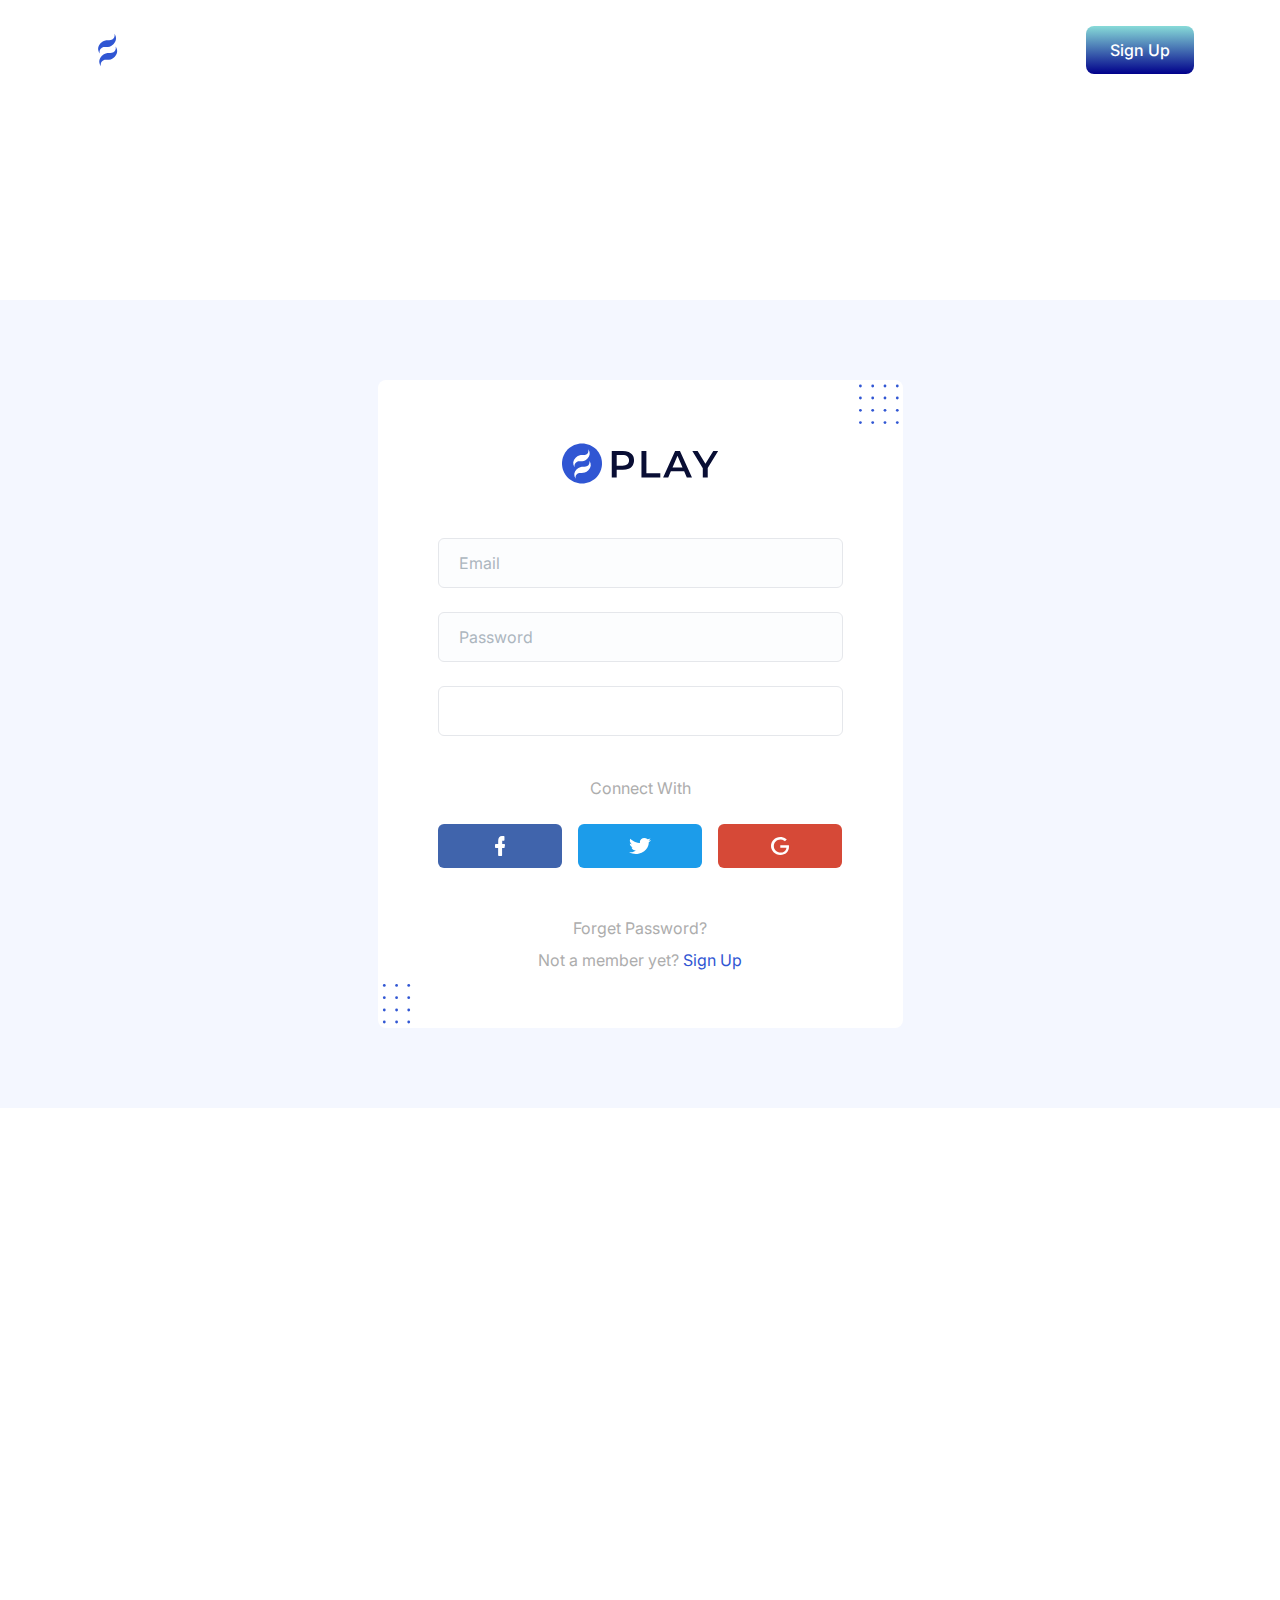
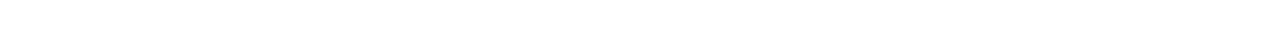
<file: signin.html>
<!DOCTYPE html>
<html lang="en">
  <head>
    <meta charset="UTF-8" />
    <meta http-equiv="X-UA-Compatible" content="IE=edge" />
    <meta name="viewport" content="width=device-width, initial-scale=1.0" />
    <title>Sign In | Play Tailwind</title>
    <link
      rel="shortcut icon"
      href="assets/images/favicon.png"
      type="image/x-icon"
    />
    <link rel="stylesheet" href="assets/css/animate.css" />
    <link rel="stylesheet" href="assets/css/tailwind.css" />

    <!-- ==== WOW JS ==== -->
    <script src="assets/js/wow.min.js"></script>
    <script>
      new WOW().init();
    </script>
  </head>
  <body>
    <!-- ====== Navbar Section Start -->
    <div
      class="ud-header absolute top-0 left-0 z-40 flex w-full items-center bg-transparent"
    >
      <div class="container">
        <div class="relative -mx-4 flex items-center justify-between">
          <div class="w-60 max-w-full px-4">
            <a href="index.html" class="navbar-logo block w-full py-5">
              <img
                src="assets/images/logo/logo-white.svg"
                alt="logo"
                class="header-logo w-full"
              />
            </a>
          </div>
          <div class="flex w-full items-center justify-between px-4">
            <div>
              <button
                id="navbarToggler"
                class="absolute right-4 top-1/2 block -translate-y-1/2 rounded-lg px-3 py-[6px] ring-primary focus:ring-2 lg:hidden"
              >
                <span
                  class="relative my-[6px] block h-[2px] w-[30px] bg-white"
                ></span>
                <span
                  class="relative my-[6px] block h-[2px] w-[30px] bg-white"
                ></span>
                <span
                  class="relative my-[6px] block h-[2px] w-[30px] bg-white"
                ></span>
              </button>
              <nav
                id="navbarCollapse"
                class="absolute right-4 top-full hidden w-full max-w-[250px] rounded-lg bg-white py-5 shadow-lg lg:static lg:block lg:w-full lg:max-w-full lg:bg-transparent lg:py-0 lg:px-4 lg:shadow-none xl:px-6"
              >
                <ul class="blcok lg:flex">
                  <li class="group relative">
                    <a
                      href="index.html"
                      class="ud-menu-scroll mx-8 flex py-2 text-base text-dark group-hover:text-primary lg:mr-0 lg:inline-flex lg:py-6 lg:px-0 lg:text-white lg:group-hover:text-white lg:group-hover:opacity-70"
                    >
                      Home
                    </a>
                  </li>
                  <li class="group relative">
                    <a
                      href="about.html"
                      class="ud-menu-scroll mx-8 flex py-2 text-base text-dark group-hover:text-primary lg:mr-0 lg:ml-7 lg:inline-flex lg:py-6 lg:px-0 lg:text-white lg:group-hover:text-white lg:group-hover:opacity-70 xl:ml-12"
                    >
                      About
                    </a>
                  </li>
                  <li class="group relative">
                    <a
                      href="contact.html"
                      class="ud-menu-scroll mx-8 flex py-2 text-base text-dark group-hover:text-primary lg:mr-0 lg:ml-7 lg:inline-flex lg:py-6 lg:px-0 lg:text-white lg:group-hover:text-white lg:group-hover:opacity-70 xl:ml-12"
                    >
                      Contact
                    </a>
                  </li>
                </ul>
              </nav>
            </div>
            <div class="hidden justify-end pr-16 sm:flex lg:pr-0">
              <a
                href="signin.html"
                class="loginBtn py-3 px-7 text-base font-medium text-white hover:opacity-70"
              >
                Sign In
              </a>
              <a
                href="signup.html"
                class="signUpBtn rounded-lg bg-white bg-opacity-20 py-3 px-6 text-base font-medium text-white duration-300 ease-in-out hover:bg-opacity-100 hover:text-dark"
              >
                Sign Up
              </a>
            </div>
          </div>
        </div>
      </div>
    </div>
    <!-- ====== Navbar Section End -->

    <!-- ====== Banner Section Start -->
    <div
      class="relative z-10 overflow-hidden bg-primary pt-[120px] pb-[100px] md:pt-[130px] lg:pt-[160px]"
    >
      <div class="container">
        <div class="-mx-4 flex flex-wrap items-center">
          <div class="w-full px-4">
            <div class="text-center">
              <h1 class="text-4xl font-semibold text-white">Log In Page</h1>
            </div>
          </div>
        </div>
      </div>
      <div>
        <span class="absolute top-0 left-0 z-[-1]">
          <svg
            width="495"
            height="470"
            viewBox="0 0 495 470"
            fill="none"
            xmlns="http://www.w3.org/2000/svg"
          >
            <circle
              cx="55"
              cy="442"
              r="138"
              stroke="white"
              stroke-opacity="0.04"
              stroke-width="50"
            />
            <circle
              cx="446"
              r="39"
              stroke="white"
              stroke-opacity="0.04"
              stroke-width="20"
            />
            <path
              d="M245.406 137.609L233.985 94.9852L276.609 106.406L245.406 137.609Z"
              stroke="white"
              stroke-opacity="0.08"
              stroke-width="12"
            />
          </svg>
        </span>
        <span class="absolute top-0 right-0 z-[-1]">
          <svg
            width="493"
            height="470"
            viewBox="0 0 493 470"
            fill="none"
            xmlns="http://www.w3.org/2000/svg"
          >
            <circle
              cx="462"
              cy="5"
              r="138"
              stroke="white"
              stroke-opacity="0.04"
              stroke-width="50"
            />
            <circle
              cx="49"
              cy="470"
              r="39"
              stroke="white"
              stroke-opacity="0.04"
              stroke-width="20"
            />
            <path
              d="M222.393 226.701L272.808 213.192L259.299 263.607L222.393 226.701Z"
              stroke="white"
              stroke-opacity="0.06"
              stroke-width="13"
            />
          </svg>
        </span>
      </div>
    </div>
    <!-- ====== Banner Section End -->

    <!-- ====== Forms Section Start -->
    <section class="bg-[#F4F7FF] py-14 lg:py-20">
      <div class="container">
        <div class="-mx-4 flex flex-wrap">
          <div class="w-full px-4">
            <div
              class="wow fadeInUp relative mx-auto max-w-[525px] overflow-hidden rounded-lg bg-white py-14 px-8 text-center sm:px-12 md:px-[60px]"
              data-wow-delay=".15s"
            >
              <div class="mb-10 text-center">
                <a
                  href="javascript:void(0)"
                  class="mx-auto inline-block max-w-[160px]"
                >
                  <img src="assets/images/logo/logo.svg" alt="logo" />
                </a>
              </div>
              <form>
                <div class="mb-6">
                  <input
                    type="email"
                    placeholder="Email"
                    class="bordder-[#E9EDF4] w-full rounded-md border bg-[#FCFDFE] py-3 px-5 text-base text-body-color placeholder-[#ACB6BE] outline-none transition focus:border-primary focus-visible:shadow-none"
                  />
                </div>
                <div class="mb-6">
                  <input
                    type="password"
                    placeholder="Password"
                    class="bordder-[#E9EDF4] w-full rounded-md border bg-[#FCFDFE] py-3 px-5 text-base text-body-color placeholder-[#ACB6BE] outline-none transition focus:border-primary focus-visible:shadow-none"
                  />
                </div>
                <div class="mb-10">
                  <input
                    type="submit"
                    value="Sign In"
                    class="bordder-primary w-full cursor-pointer rounded-md border bg-primary py-3 px-5 text-base text-white transition duration-300 ease-in-out hover:shadow-md"
                  />
                </div>
              </form>
              <p class="mb-6 text-base text-[#adadad]">Connect With</p>
              <ul class="-mx-2 mb-12 flex justify-between">
                <li class="w-full px-2">
                  <a
                    href="javascript:void(0)"
                    class="flex h-11 items-center justify-center rounded-md bg-[#4064AC] transition hover:bg-opacity-90"
                  >
                    <svg
                      width="10"
                      height="20"
                      viewBox="0 0 10 20"
                      fill="none"
                      xmlns="http://www.w3.org/2000/svg"
                    >
                      <path
                        d="M9.29878 8H7.74898H7.19548V7.35484V5.35484V4.70968H7.74898H8.91133C9.21575 4.70968 9.46483 4.45161 9.46483 4.06452V0.645161C9.46483 0.290323 9.24343 0 8.91133 0H6.89106C4.70474 0 3.18262 1.80645 3.18262 4.48387V7.29032V7.93548H2.62912H0.747223C0.359774 7.93548 0 8.29032 0 8.80645V11.129C0 11.5806 0.304424 12 0.747223 12H2.57377H3.12727V12.6452V19.129C3.12727 19.5806 3.43169 20 3.87449 20H6.47593C6.64198 20 6.78036 19.9032 6.89106 19.7742C7.00176 19.6452 7.08478 19.4194 7.08478 19.2258V12.6774V12.0323H7.66596H8.91133C9.2711 12.0323 9.54785 11.7742 9.6032 11.3871V11.3548V11.3226L9.99065 9.09677C10.0183 8.87097 9.99065 8.6129 9.8246 8.35484C9.76925 8.19355 9.52018 8.03226 9.29878 8Z"
                        fill="white"
                      />
                    </svg>
                  </a>
                </li>
                <li class="w-full px-2">
                  <a
                    href="javascript:void(0)"
                    class="flex h-11 items-center justify-center rounded-md bg-[#1C9CEA] transition hover:bg-opacity-90"
                  >
                    <svg
                      width="22"
                      height="16"
                      viewBox="0 0 22 16"
                      fill="none"
                      xmlns="http://www.w3.org/2000/svg"
                    >
                      <path
                        d="M19.5516 2.75538L20.9 1.25245C21.2903 0.845401 21.3968 0.53229 21.4323 0.375734C20.3677 0.939335 19.3742 1.1272 18.7355 1.1272H18.4871L18.3452 1.00196C17.4935 0.344423 16.429 0 15.2935 0C12.8097 0 10.8581 1.81605 10.8581 3.91389C10.8581 4.03914 10.8581 4.22701 10.8935 4.35225L11 4.97847L10.2548 4.94716C5.7129 4.82192 1.9871 1.37769 1.38387 0.782779C0.390323 2.34834 0.958064 3.85127 1.56129 4.79061L2.76774 6.54403L0.851613 5.6047C0.887097 6.91977 1.45484 7.95303 2.55484 8.7045L3.5129 9.33072L2.55484 9.67515C3.15806 11.272 4.50645 11.9296 5.5 12.18L6.8129 12.4932L5.57097 13.2446C3.58387 14.4971 1.1 14.4031 0 14.3092C2.23548 15.6869 4.89677 16 6.74194 16C8.12581 16 9.15484 15.8748 9.40322 15.7808C19.3387 13.7143 19.8 5.8865 19.8 4.32094V4.10176L20.0129 3.97652C21.2194 2.97456 21.7161 2.44227 22 2.12916C21.8935 2.16047 21.7516 2.22309 21.6097 2.2544L19.5516 2.75538Z"
                        fill="white"
                      />
                    </svg>
                  </a>
                </li>
                <li class="w-full px-2">
                  <a
                    href="javascript:void(0)"
                    class="flex h-11 items-center justify-center rounded-md bg-[#D64937] transition hover:bg-opacity-90"
                  >
                    <svg
                      width="18"
                      height="18"
                      viewBox="0 0 18 18"
                      fill="none"
                      xmlns="http://www.w3.org/2000/svg"
                    >
                      <path
                        d="M17.8477 8.17132H9.29628V10.643H15.4342C15.1065 14.0743 12.2461 15.5574 9.47506 15.5574C5.95916 15.5574 2.8306 12.8821 2.8306 9.01461C2.8306 5.29251 5.81018 2.47185 9.47506 2.47185C12.2759 2.47185 13.9742 4.24567 13.9742 4.24567L15.7024 2.47185C15.7024 2.47185 13.3783 0.000145544 9.35587 0.000145544C4.05223 -0.0289334 0 4.30383 0 8.98553C0 13.5218 3.81386 18 9.44526 18C14.4212 18 17.9967 14.7141 17.9967 9.79974C18.0264 8.78198 17.8477 8.17132 17.8477 8.17132Z"
                        fill="white"
                      />
                    </svg>
                  </a>
                </li>
              </ul>
              <a
                href="javascript:void(0)"
                class="mb-2 inline-block text-base text-[#adadad] hover:text-primary"
              >
                Forget Password?
              </a>
              <p class="text-base text-[#adadad]">
                Not a member yet?
                <a href="signup.html" class="text-primary hover:underline">
                  Sign Up
                </a>
              </p>

              <div>
                <span class="absolute top-1 right-1">
                  <svg
                    width="40"
                    height="40"
                    viewBox="0 0 40 40"
                    fill="none"
                    xmlns="http://www.w3.org/2000/svg"
                  >
                    <circle
                      cx="1.39737"
                      cy="38.6026"
                      r="1.39737"
                      transform="rotate(-90 1.39737 38.6026)"
                      fill="#3056D3"
                    />
                    <circle
                      cx="1.39737"
                      cy="1.99122"
                      r="1.39737"
                      transform="rotate(-90 1.39737 1.99122)"
                      fill="#3056D3"
                    />
                    <circle
                      cx="13.6943"
                      cy="38.6026"
                      r="1.39737"
                      transform="rotate(-90 13.6943 38.6026)"
                      fill="#3056D3"
                    />
                    <circle
                      cx="13.6943"
                      cy="1.99122"
                      r="1.39737"
                      transform="rotate(-90 13.6943 1.99122)"
                      fill="#3056D3"
                    />
                    <circle
                      cx="25.9911"
                      cy="38.6026"
                      r="1.39737"
                      transform="rotate(-90 25.9911 38.6026)"
                      fill="#3056D3"
                    />
                    <circle
                      cx="25.9911"
                      cy="1.99122"
                      r="1.39737"
                      transform="rotate(-90 25.9911 1.99122)"
                      fill="#3056D3"
                    />
                    <circle
                      cx="38.288"
                      cy="38.6026"
                      r="1.39737"
                      transform="rotate(-90 38.288 38.6026)"
                      fill="#3056D3"
                    />
                    <circle
                      cx="38.288"
                      cy="1.99122"
                      r="1.39737"
                      transform="rotate(-90 38.288 1.99122)"
                      fill="#3056D3"
                    />
                    <circle
                      cx="1.39737"
                      cy="26.3057"
                      r="1.39737"
                      transform="rotate(-90 1.39737 26.3057)"
                      fill="#3056D3"
                    />
                    <circle
                      cx="13.6943"
                      cy="26.3057"
                      r="1.39737"
                      transform="rotate(-90 13.6943 26.3057)"
                      fill="#3056D3"
                    />
                    <circle
                      cx="25.9911"
                      cy="26.3057"
                      r="1.39737"
                      transform="rotate(-90 25.9911 26.3057)"
                      fill="#3056D3"
                    />
                    <circle
                      cx="38.288"
                      cy="26.3057"
                      r="1.39737"
                      transform="rotate(-90 38.288 26.3057)"
                      fill="#3056D3"
                    />
                    <circle
                      cx="1.39737"
                      cy="14.0086"
                      r="1.39737"
                      transform="rotate(-90 1.39737 14.0086)"
                      fill="#3056D3"
                    />
                    <circle
                      cx="13.6943"
                      cy="14.0086"
                      r="1.39737"
                      transform="rotate(-90 13.6943 14.0086)"
                      fill="#3056D3"
                    />
                    <circle
                      cx="25.9911"
                      cy="14.0086"
                      r="1.39737"
                      transform="rotate(-90 25.9911 14.0086)"
                      fill="#3056D3"
                    />
                    <circle
                      cx="38.288"
                      cy="14.0086"
                      r="1.39737"
                      transform="rotate(-90 38.288 14.0086)"
                      fill="#3056D3"
                    />
                  </svg>
                </span>
                <span class="absolute left-1 bottom-1">
                  <svg
                    width="29"
                    height="40"
                    viewBox="0 0 29 40"
                    fill="none"
                    xmlns="http://www.w3.org/2000/svg"
                  >
                    <circle
                      cx="2.288"
                      cy="25.9912"
                      r="1.39737"
                      transform="rotate(-90 2.288 25.9912)"
                      fill="#3056D3"
                    />
                    <circle
                      cx="14.5849"
                      cy="25.9911"
                      r="1.39737"
                      transform="rotate(-90 14.5849 25.9911)"
                      fill="#3056D3"
                    />
                    <circle
                      cx="26.7216"
                      cy="25.9911"
                      r="1.39737"
                      transform="rotate(-90 26.7216 25.9911)"
                      fill="#3056D3"
                    />
                    <circle
                      cx="2.288"
                      cy="13.6944"
                      r="1.39737"
                      transform="rotate(-90 2.288 13.6944)"
                      fill="#3056D3"
                    />
                    <circle
                      cx="14.5849"
                      cy="13.6943"
                      r="1.39737"
                      transform="rotate(-90 14.5849 13.6943)"
                      fill="#3056D3"
                    />
                    <circle
                      cx="26.7216"
                      cy="13.6943"
                      r="1.39737"
                      transform="rotate(-90 26.7216 13.6943)"
                      fill="#3056D3"
                    />
                    <circle
                      cx="2.288"
                      cy="38.0087"
                      r="1.39737"
                      transform="rotate(-90 2.288 38.0087)"
                      fill="#3056D3"
                    />
                    <circle
                      cx="2.288"
                      cy="1.39739"
                      r="1.39737"
                      transform="rotate(-90 2.288 1.39739)"
                      fill="#3056D3"
                    />
                    <circle
                      cx="14.5849"
                      cy="38.0089"
                      r="1.39737"
                      transform="rotate(-90 14.5849 38.0089)"
                      fill="#3056D3"
                    />
                    <circle
                      cx="26.7216"
                      cy="38.0089"
                      r="1.39737"
                      transform="rotate(-90 26.7216 38.0089)"
                      fill="#3056D3"
                    />
                    <circle
                      cx="14.5849"
                      cy="1.39761"
                      r="1.39737"
                      transform="rotate(-90 14.5849 1.39761)"
                      fill="#3056D3"
                    />
                    <circle
                      cx="26.7216"
                      cy="1.39761"
                      r="1.39737"
                      transform="rotate(-90 26.7216 1.39761)"
                      fill="#3056D3"
                    />
                  </svg>
                </span>
              </div>
            </div>
          </div>
        </div>
      </div>
    </section>
    <!-- ====== Forms Section End -->

    <!-- ====== Footer Section Start -->
    <footer
      class="wow fadeInUp relative z-10 bg-black pt-20 lg:pt-[120px]"
      data-wow-delay=".15s"
    >
      <div class="container">
        <div class="-mx-4 flex flex-wrap">
          <div class="w-full px-4 sm:w-1/2 md:w-1/2 lg:w-4/12 xl:w-3/12">
            <div class="mb-10 w-full">
              <a
                href="javascript:void(0)"
                class="mb-6 inline-block max-w-[160px]"
              >
                <img
                  src="assets/images/logo/logo-white.svg"
                  alt="logo"
                  class="max-w-full"
                />
              </a>
              <p class="mb-7 text-base text-[#f3f4fe]">
                We create digital experiences for brands and companies by using
                technology.
              </p>
              <div class="-mx-3 flex items-center">
                <a
                  href="javascript:void(0)"
                  class="px-3 text-[#dddddd] hover:text-white"
                >
                  <svg
                    width="10"
                    height="18"
                    viewBox="0 0 10 18"
                    class="fill-current"
                  >
                    <path
                      d="M9.00007 6.82105H7.50006H6.96434V6.27097V4.56571V4.01562H7.50006H8.62507C8.91971 4.01562 9.16078 3.79559 9.16078 3.46554V0.550085C9.16078 0.247538 8.9465 0 8.62507 0H6.66969C4.55361 0 3.08038 1.54024 3.08038 3.82309V6.21596V6.76605H2.54466H0.72322C0.348217 6.76605 0 7.06859 0 7.50866V9.48897C0 9.87402 0.294645 10.2316 0.72322 10.2316H2.49109H3.02681V10.7817V16.31C3.02681 16.6951 3.32145 17.0526 3.75003 17.0526H6.26791C6.42862 17.0526 6.56255 16.9701 6.66969 16.8601C6.77684 16.7501 6.8572 16.5576 6.8572 16.3925V10.8092V10.2591H7.4197H8.62507C8.97328 10.2591 9.24114 10.0391 9.29471 9.709V9.6815V9.65399L9.66972 7.7562C9.6965 7.56367 9.66972 7.34363 9.509 7.1236C9.45543 6.98608 9.21436 6.84856 9.00007 6.82105Z"
                    />
                  </svg>
                </a>
                <a
                  href="javascript:void(0)"
                  class="px-3 text-[#dddddd] hover:text-white"
                >
                  <svg
                    width="19"
                    height="15"
                    viewBox="0 0 19 15"
                    class="fill-current"
                  >
                    <path
                      d="M16.2622 3.17878L17.33 1.93293C17.6391 1.59551 17.7234 1.33595 17.7515 1.20618C16.9085 1.67337 16.1217 1.82911 15.6159 1.82911H15.4192L15.3068 1.72528C14.6324 1.18022 13.7894 0.894714 12.8902 0.894714C10.9233 0.894714 9.37779 2.40012 9.37779 4.13913C9.37779 4.24295 9.37779 4.39868 9.40589 4.5025L9.49019 5.02161L8.90009 4.99565C5.30334 4.89183 2.35288 2.03675 1.87518 1.5436C1.08839 2.84136 1.53799 4.08722 2.01568 4.86587L2.97107 6.31937L1.45369 5.54071C1.48179 6.63084 1.93138 7.48736 2.80247 8.11029L3.56116 8.62939L2.80247 8.9149C3.28017 10.2386 4.34795 10.7837 5.13474 10.9913L6.17443 11.2509L5.19094 11.8738C3.61736 12.912 1.65039 12.8342 0.779297 12.7563C2.54957 13.8983 4.65705 14.1579 6.11823 14.1579C7.21412 14.1579 8.02901 14.0541 8.2257 13.9762C16.0936 12.2631 16.4589 5.77431 16.4589 4.47655V4.29486L16.6275 4.19104C17.5829 3.36047 17.9763 2.91923 18.2011 2.65967C18.1168 2.68563 18.0044 2.73754 17.892 2.7635L16.2622 3.17878Z"
                    />
                  </svg>
                </a>
                <a
                  href="javascript:void(0)"
                  class="px-3 text-[#dddddd] hover:text-white"
                >
                  <svg
                    width="18"
                    height="18"
                    viewBox="0 0 18 18"
                    class="fill-current"
                  >
                    <path
                      d="M8.91688 12.4995C10.6918 12.4995 12.1306 11.0911 12.1306 9.35385C12.1306 7.61655 10.6918 6.20819 8.91688 6.20819C7.14197 6.20819 5.70312 7.61655 5.70312 9.35385C5.70312 11.0911 7.14197 12.4995 8.91688 12.4995Z"
                    />
                    <path
                      d="M12.4078 0.947388H5.37075C2.57257 0.947388 0.300781 3.17104 0.300781 5.90993V12.7436C0.300781 15.5367 2.57257 17.7604 5.37075 17.7604H12.3524C15.2059 17.7604 17.4777 15.5367 17.4777 12.7978V5.90993C17.4777 3.17104 15.2059 0.947388 12.4078 0.947388ZM8.91696 13.4758C6.56206 13.4758 4.70584 11.6047 4.70584 9.35389C4.70584 7.10312 6.58976 5.23199 8.91696 5.23199C11.2165 5.23199 13.1004 7.10312 13.1004 9.35389C13.1004 11.6047 11.2442 13.4758 8.91696 13.4758ZM14.735 5.61164C14.4579 5.90993 14.0423 6.07264 13.5714 6.07264C13.1558 6.07264 12.7402 5.90993 12.4078 5.61164C12.103 5.31334 11.9368 4.9337 11.9368 4.47269C11.9368 4.01169 12.103 3.65916 12.4078 3.33375C12.7125 3.00834 13.1004 2.84563 13.5714 2.84563C13.9869 2.84563 14.4302 3.00834 14.735 3.30663C15.012 3.65916 15.2059 4.06593 15.2059 4.49981C15.1782 4.9337 15.012 5.31334 14.735 5.61164Z"
                    />
                    <path
                      d="M13.5985 3.82184C13.2383 3.82184 12.9336 4.12013 12.9336 4.47266C12.9336 4.82519 13.2383 5.12349 13.5985 5.12349C13.9587 5.12349 14.2634 4.82519 14.2634 4.47266C14.2634 4.12013 13.9864 3.82184 13.5985 3.82184Z"
                    />
                  </svg>
                </a>
                <a
                  href="javascript:void(0)"
                  class="px-3 text-[#dddddd] hover:text-white"
                >
                  <svg
                    width="18"
                    height="18"
                    viewBox="0 0 18 18"
                    class="fill-current"
                  >
                    <path
                      d="M16.7821 0.947388H1.84847C1.14272 0.947388 0.578125 1.49747 0.578125 2.18508V16.7623C0.578125 17.4224 1.14272 18 1.84847 18H16.7257C17.4314 18 17.996 17.4499 17.996 16.7623V2.15757C18.0525 1.49747 17.4879 0.947388 16.7821 0.947388ZM5.7442 15.4421H3.17528V7.32837H5.7442V15.4421ZM4.44563 6.2007C3.59873 6.2007 2.94944 5.5406 2.94944 4.74297C2.94944 3.94535 3.62696 3.28525 4.44563 3.28525C5.26429 3.28525 5.94181 3.94535 5.94181 4.74297C5.94181 5.5406 5.32075 6.2007 4.44563 6.2007ZM15.4835 15.4421H12.9146V11.509C12.9146 10.5739 12.8864 9.33618 11.5596 9.33618C10.2045 9.33618 10.0069 10.3813 10.0069 11.4265V15.4421H7.438V7.32837H9.95046V8.45605H9.9787C10.3457 7.79594 11.1644 7.13584 12.4347 7.13584C15.0601 7.13584 15.54 8.7861 15.54 11.0414V15.4421H15.4835Z"
                    />
                  </svg>
                </a>
              </div>
            </div>
          </div>
          <div class="w-full px-4 sm:w-1/2 md:w-1/2 lg:w-2/12 xl:w-2/12">
            <div class="mb-10 w-full">
              <h4 class="mb-9 text-lg font-semibold text-white">About Us</h4>
              <ul>
                <li>
                  <a
                    href="javascript:void(0)"
                    class="mb-2 inline-block text-base leading-loose text-[#f3f4fe] hover:text-primary"
                  >
                    Home
                  </a>
                </li>
                <li>
                  <a
                    href="javascript:void(0)"
                    class="mb-2 inline-block text-base leading-loose text-[#f3f4fe] hover:text-primary"
                  >
                    Features
                  </a>
                </li>
                <li>
                  <a
                    href="javascript:void(0)"
                    class="mb-2 inline-block text-base leading-loose text-[#f3f4fe] hover:text-primary"
                  >
                    About
                  </a>
                </li>
                <li>
                  <a
                    href="javascript:void(0)"
                    class="mb-2 inline-block text-base leading-loose text-[#f3f4fe] hover:text-primary"
                  >
                    Testimonial
                  </a>
                </li>
              </ul>
            </div>
          </div>
          <div class="w-full px-4 sm:w-1/2 md:w-1/2 lg:w-3/12 xl:w-2/12">
            <div class="mb-10 w-full">
              <h4 class="mb-9 text-lg font-semibold text-white">Features</h4>
              <ul>
                <li>
                  <a
                    href="javascript:void(0)"
                    class="mb-2 inline-block text-base leading-loose text-[#f3f4fe] hover:text-primary"
                  >
                    How it works
                  </a>
                </li>
                <li>
                  <a
                    href="javascript:void(0)"
                    class="mb-2 inline-block text-base leading-loose text-[#f3f4fe] hover:text-primary"
                  >
                    Privacy policy
                  </a>
                </li>
                <li>
                  <a
                    href="javascript:void(0)"
                    class="mb-2 inline-block text-base leading-loose text-[#f3f4fe] hover:text-primary"
                  >
                    Terms of Service
                  </a>
                </li>
                <li>
                  <a
                    href="javascript:void(0)"
                    class="mb-2 inline-block text-base leading-loose text-[#f3f4fe] hover:text-primary"
                  >
                    Refund policy
                  </a>
                </li>
              </ul>
            </div>
          </div>
          <div class="w-full px-4 sm:w-1/2 md:w-1/2 lg:w-3/12 xl:w-2/12">
            <div class="mb-10 w-full">
              <h4 class="mb-9 text-lg font-semibold text-white">
                Our Products
              </h4>
              <ul>
                <li>
                  <a
                    href="javascript:void(0)"
                    class="mb-2 inline-block text-base leading-loose text-[#f3f4fe] hover:text-primary"
                  >
                    LineIcons
                  </a>
                </li>
                <li>
                  <a
                    href="javascript:void(0)"
                    class="mb-2 inline-block text-base leading-loose text-[#f3f4fe] hover:text-primary"
                  >
                    Ecommerce HTML
                  </a>
                </li>
                <li>
                  <a
                    href="javascript:void(0)"
                    class="mb-2 inline-block text-base leading-loose text-[#f3f4fe] hover:text-primary"
                  >
                    Ayro UI
                  </a>
                </li>
                <li>
                  <a
                    href="javascript:void(0)"
                    class="mb-2 inline-block text-base leading-loose text-[#f3f4fe] hover:text-primary"
                  >
                    PlainAdmin
                  </a>
                </li>
              </ul>
            </div>
          </div>
          <div class="w-full px-4 md:w-2/3 lg:w-6/12 xl:w-3/12">
            <div class="mb-10 w-full">
              <h4 class="mb-9 text-lg font-semibold text-white">Partners</h4>
              <ul class="flex flex-wrap items-center">
                <li>
                  <a
                    href="https://tailgrids.com"
                    rel="nofollow noopner"
                    target="_blank"
                    class="mb-6 mr-5 block max-w-[120px] xl:max-w-[100px] 2xl:max-w-[120px]"
                  >
                    <img
                      src="assets/images/footer/brands/tailgrids.svg"
                      alt="tailgrids"
                    />
                  </a>
                </li>
                <li>
                  <a
                    href="https://ayroui.com"
                    rel="nofollow noopner"
                    target="_blank"
                    class="mb-6 mr-5 block max-w-[120px] xl:max-w-[100px] 2xl:max-w-[120px]"
                  >
                    <img
                      src="assets/images/footer/brands/ayroui.svg"
                      alt="ayroui"
                    />
                  </a>
                </li>
                <li>
                  <a
                    href="https://ecommercehtml.com"
                    rel="nofollow noopner"
                    target="_blank"
                    class="mb-6 mr-5 block max-w-[120px] xl:max-w-[100px] 2xl:max-w-[120px]"
                  >
                    <img
                      src="assets/images/footer/brands/ecommerce-html.svg"
                      alt="ecommerce-html"
                    />
                  </a>
                </li>
                <li>
                  <a
                    href="https://graygrids.com"
                    rel="nofollow noopner"
                    target="_blank"
                    class="mb-6 mr-5 block max-w-[120px] xl:max-w-[100px] 2xl:max-w-[120px]"
                  >
                    <img
                      src="assets/images/footer/brands/graygrids.svg"
                      alt="graygrids"
                    />
                  </a>
                </li>
                <li>
                  <a
                    href="https://lineicons.com"
                    rel="nofollow noopner"
                    target="_blank"
                    class="mb-6 mr-5 block max-w-[120px] xl:max-w-[100px] 2xl:max-w-[120px]"
                  >
                    <img
                      src="assets/images/footer/brands/lineicons.svg"
                      alt="lineicons"
                    />
                  </a>
                </li>
                <li>
                  <a
                    href="https://uideck.com"
                    rel="nofollow noopner"
                    target="_blank"
                    class="mb-6 mr-5 block max-w-[120px] xl:max-w-[100px] 2xl:max-w-[120px]"
                  >
                    <img
                      src="assets/images/footer/brands/uideck.svg"
                      alt="uideck"
                    />
                  </a>
                </li>
              </ul>
            </div>
          </div>
        </div>
      </div>

      <div class="mt-12 border-t border-opacity-40 py-8 lg:mt-[60px]">
        <div class="container">
          <div class="-mx-4 flex flex-wrap">
            <div class="w-full px-4 md:w-2/3 lg:w-1/2">
              <div class="my-1">
                <div
                  class="-mx-3 flex items-center justify-center md:justify-start"
                >
                  <a
                    href="javascript:void(0)"
                    class="px-3 text-base text-[#f3f4fe] hover:text-primary"
                  >
                    Privacy policy
                  </a>
                  <a
                    href="javascript:void(0)"
                    class="px-3 text-base text-[#f3f4fe] hover:text-primary"
                  >
                    Legal notice
                  </a>
                  <a
                    href="javascript:void(0)"
                    class="px-3 text-base text-[#f3f4fe] hover:text-primary"
                  >
                    Terms of service
                  </a>
                </div>
              </div>
            </div>
            <div class="w-full px-4 md:w-1/3 lg:w-1/2">
              <div class="my-1 flex justify-center md:justify-end">
                <p class="text-base text-[#f3f4fe]">
                  Designed and Developed by
                  <a
                    href="https://tailgrids.com"
                    rel="nofollow noopner"
                    target="_blank"
                    class="text-primary hover:underline"
                  >
                    TailGrids and UIdeck
                  </a>
                </p>
              </div>
            </div>
          </div>
        </div>
      </div>

      <div>
        <span class="absolute left-0 top-0 z-[-1]">
          <img src="assets/images/footer/shape-1.svg" alt="" />
        </span>

        <span class="absolute bottom-0 right-0 z-[-1]">
          <img src="assets/images/footer/shape-3.svg" alt="" />
        </span>

        <span class="absolute top-0 right-0 z-[-1]">
          <svg
            width="102"
            height="102"
            viewBox="0 0 102 102"
            fill="none"
            xmlns="http://www.w3.org/2000/svg"
          >
            <path
              d="M1.8667 33.1956C2.89765 33.1956 3.7334 34.0318 3.7334 35.0633C3.7334 36.0947 2.89765 36.9309 1.8667 36.9309C0.835744 36.9309 4.50645e-08 36.0947 0 35.0633C-4.50645e-08 34.0318 0.835744 33.1956 1.8667 33.1956Z"
              fill="white"
              fill-opacity="0.08"
            ></path>
            <path
              d="M18.2939 33.1956C19.3249 33.1956 20.1606 34.0318 20.1606 35.0633C20.1606 36.0947 19.3249 36.9309 18.2939 36.9309C17.263 36.9309 16.4272 36.0947 16.4272 35.0633C16.4272 34.0318 17.263 33.1956 18.2939 33.1956Z"
              fill="white"
              fill-opacity="0.08"
            ></path>
            <path
              d="M34.7209 33.195C35.7519 33.195 36.5876 34.0311 36.5876 35.0626C36.5876 36.0941 35.7519 36.9303 34.7209 36.9303C33.69 36.9303 32.8542 36.0941 32.8542 35.0626C32.8542 34.0311 33.69 33.195 34.7209 33.195Z"
              fill="white"
              fill-opacity="0.08"
            ></path>
            <path
              d="M50.9341 33.195C51.965 33.195 52.8008 34.0311 52.8008 35.0626C52.8008 36.0941 51.965 36.9303 50.9341 36.9303C49.9031 36.9303 49.0674 36.0941 49.0674 35.0626C49.0674 34.0311 49.9031 33.195 50.9341 33.195Z"
              fill="white"
              fill-opacity="0.08"
            ></path>
            <path
              d="M1.8667 16.7605C2.89765 16.7605 3.7334 17.5966 3.7334 18.6281C3.7334 19.6596 2.89765 20.4957 1.8667 20.4957C0.835744 20.4957 4.50645e-08 19.6596 0 18.6281C-4.50645e-08 17.5966 0.835744 16.7605 1.8667 16.7605Z"
              fill="white"
              fill-opacity="0.08"
            ></path>
            <path
              d="M18.2939 16.7605C19.3249 16.7605 20.1606 17.5966 20.1606 18.6281C20.1606 19.6596 19.3249 20.4957 18.2939 20.4957C17.263 20.4957 16.4272 19.6596 16.4272 18.6281C16.4272 17.5966 17.263 16.7605 18.2939 16.7605Z"
              fill="white"
              fill-opacity="0.08"
            ></path>
            <path
              d="M34.7209 16.7605C35.7519 16.7605 36.5876 17.5966 36.5876 18.6281C36.5876 19.6596 35.7519 20.4957 34.7209 20.4957C33.69 20.4957 32.8542 19.6596 32.8542 18.6281C32.8542 17.5966 33.69 16.7605 34.7209 16.7605Z"
              fill="white"
              fill-opacity="0.08"
            ></path>
            <path
              d="M50.9341 16.7605C51.965 16.7605 52.8008 17.5966 52.8008 18.6281C52.8008 19.6596 51.965 20.4957 50.9341 20.4957C49.9031 20.4957 49.0674 19.6596 49.0674 18.6281C49.0674 17.5966 49.9031 16.7605 50.9341 16.7605Z"
              fill="white"
              fill-opacity="0.08"
            ></path>
            <path
              d="M1.8667 0.324951C2.89765 0.324951 3.7334 1.16115 3.7334 2.19261C3.7334 3.22408 2.89765 4.06024 1.8667 4.06024C0.835744 4.06024 4.50645e-08 3.22408 0 2.19261C-4.50645e-08 1.16115 0.835744 0.324951 1.8667 0.324951Z"
              fill="white"
              fill-opacity="0.08"
            ></path>
            <path
              d="M18.2939 0.324951C19.3249 0.324951 20.1606 1.16115 20.1606 2.19261C20.1606 3.22408 19.3249 4.06024 18.2939 4.06024C17.263 4.06024 16.4272 3.22408 16.4272 2.19261C16.4272 1.16115 17.263 0.324951 18.2939 0.324951Z"
              fill="white"
              fill-opacity="0.08"
            ></path>
            <path
              d="M34.7209 0.325302C35.7519 0.325302 36.5876 1.16147 36.5876 2.19293C36.5876 3.2244 35.7519 4.06056 34.7209 4.06056C33.69 4.06056 32.8542 3.2244 32.8542 2.19293C32.8542 1.16147 33.69 0.325302 34.7209 0.325302Z"
              fill="white"
              fill-opacity="0.08"
            ></path>
            <path
              d="M50.9341 0.325302C51.965 0.325302 52.8008 1.16147 52.8008 2.19293C52.8008 3.2244 51.965 4.06056 50.9341 4.06056C49.9031 4.06056 49.0674 3.2244 49.0674 2.19293C49.0674 1.16147 49.9031 0.325302 50.9341 0.325302Z"
              fill="white"
              fill-opacity="0.08"
            ></path>
            <path
              d="M66.9037 33.1956C67.9346 33.1956 68.7704 34.0318 68.7704 35.0633C68.7704 36.0947 67.9346 36.9309 66.9037 36.9309C65.8727 36.9309 65.037 36.0947 65.037 35.0633C65.037 34.0318 65.8727 33.1956 66.9037 33.1956Z"
              fill="white"
              fill-opacity="0.08"
            ></path>
            <path
              d="M83.3307 33.1956C84.3616 33.1956 85.1974 34.0318 85.1974 35.0633C85.1974 36.0947 84.3616 36.9309 83.3307 36.9309C82.2997 36.9309 81.464 36.0947 81.464 35.0633C81.464 34.0318 82.2997 33.1956 83.3307 33.1956Z"
              fill="white"
              fill-opacity="0.08"
            ></path>
            <path
              d="M99.7576 33.1956C100.789 33.1956 101.624 34.0318 101.624 35.0633C101.624 36.0947 100.789 36.9309 99.7576 36.9309C98.7266 36.9309 97.8909 36.0947 97.8909 35.0633C97.8909 34.0318 98.7266 33.1956 99.7576 33.1956Z"
              fill="white"
              fill-opacity="0.08"
            ></path>
            <path
              d="M66.9037 16.7605C67.9346 16.7605 68.7704 17.5966 68.7704 18.6281C68.7704 19.6596 67.9346 20.4957 66.9037 20.4957C65.8727 20.4957 65.037 19.6596 65.037 18.6281C65.037 17.5966 65.8727 16.7605 66.9037 16.7605Z"
              fill="white"
              fill-opacity="0.08"
            ></path>
            <path
              d="M83.3307 16.7605C84.3616 16.7605 85.1974 17.5966 85.1974 18.6281C85.1974 19.6596 84.3616 20.4957 83.3307 20.4957C82.2997 20.4957 81.464 19.6596 81.464 18.6281C81.464 17.5966 82.2997 16.7605 83.3307 16.7605Z"
              fill="white"
              fill-opacity="0.08"
            ></path>
            <path
              d="M99.7576 16.7605C100.789 16.7605 101.624 17.5966 101.624 18.6281C101.624 19.6596 100.789 20.4957 99.7576 20.4957C98.7266 20.4957 97.8909 19.6596 97.8909 18.6281C97.8909 17.5966 98.7266 16.7605 99.7576 16.7605Z"
              fill="white"
              fill-opacity="0.08"
            ></path>
            <path
              d="M66.9037 0.324966C67.9346 0.324966 68.7704 1.16115 68.7704 2.19261C68.7704 3.22408 67.9346 4.06024 66.9037 4.06024C65.8727 4.06024 65.037 3.22408 65.037 2.19261C65.037 1.16115 65.8727 0.324966 66.9037 0.324966Z"
              fill="white"
              fill-opacity="0.08"
            ></path>
            <path
              d="M83.3307 0.324951C84.3616 0.324951 85.1974 1.16115 85.1974 2.19261C85.1974 3.22408 84.3616 4.06024 83.3307 4.06024C82.2997 4.06024 81.464 3.22408 81.464 2.19261C81.464 1.16115 82.2997 0.324951 83.3307 0.324951Z"
              fill="white"
              fill-opacity="0.08"
            ></path>
            <path
              d="M99.7576 0.324951C100.789 0.324951 101.624 1.16115 101.624 2.19261C101.624 3.22408 100.789 4.06024 99.7576 4.06024C98.7266 4.06024 97.8909 3.22408 97.8909 2.19261C97.8909 1.16115 98.7266 0.324951 99.7576 0.324951Z"
              fill="white"
              fill-opacity="0.08"
            ></path>
            <path
              d="M1.8667 82.2029C2.89765 82.2029 3.7334 83.039 3.7334 84.0705C3.7334 85.102 2.89765 85.9382 1.8667 85.9382C0.835744 85.9382 4.50645e-08 85.102 0 84.0705C-4.50645e-08 83.039 0.835744 82.2029 1.8667 82.2029Z"
              fill="white"
              fill-opacity="0.08"
            ></path>
            <path
              d="M18.2939 82.2029C19.3249 82.2029 20.1606 83.039 20.1606 84.0705C20.1606 85.102 19.3249 85.9382 18.2939 85.9382C17.263 85.9382 16.4272 85.102 16.4272 84.0705C16.4272 83.039 17.263 82.2029 18.2939 82.2029Z"
              fill="white"
              fill-opacity="0.08"
            ></path>
            <path
              d="M34.7209 82.2026C35.7519 82.2026 36.5876 83.0387 36.5876 84.0702C36.5876 85.1017 35.7519 85.9378 34.7209 85.9378C33.69 85.9378 32.8542 85.1017 32.8542 84.0702C32.8542 83.0387 33.69 82.2026 34.7209 82.2026Z"
              fill="white"
              fill-opacity="0.08"
            ></path>
            <path
              d="M50.9341 82.2026C51.965 82.2026 52.8008 83.0387 52.8008 84.0702C52.8008 85.1017 51.965 85.9378 50.9341 85.9378C49.9031 85.9378 49.0674 85.1017 49.0674 84.0702C49.0674 83.0387 49.9031 82.2026 50.9341 82.2026Z"
              fill="white"
              fill-opacity="0.08"
            ></path>
            <path
              d="M1.8667 65.7677C2.89765 65.7677 3.7334 66.6039 3.7334 67.6353C3.7334 68.6668 2.89765 69.503 1.8667 69.503C0.835744 69.503 4.50645e-08 68.6668 0 67.6353C-4.50645e-08 66.6039 0.835744 65.7677 1.8667 65.7677Z"
              fill="white"
              fill-opacity="0.08"
            ></path>
            <path
              d="M18.2939 65.7677C19.3249 65.7677 20.1606 66.6039 20.1606 67.6353C20.1606 68.6668 19.3249 69.503 18.2939 69.503C17.263 69.503 16.4272 68.6668 16.4272 67.6353C16.4272 66.6039 17.263 65.7677 18.2939 65.7677Z"
              fill="white"
              fill-opacity="0.08"
            ></path>
            <path
              d="M34.7209 65.7674C35.7519 65.7674 36.5876 66.6036 36.5876 67.635C36.5876 68.6665 35.7519 69.5027 34.7209 69.5027C33.69 69.5027 32.8542 68.6665 32.8542 67.635C32.8542 66.6036 33.69 65.7674 34.7209 65.7674Z"
              fill="white"
              fill-opacity="0.08"
            ></path>
            <path
              d="M50.9341 65.7674C51.965 65.7674 52.8008 66.6036 52.8008 67.635C52.8008 68.6665 51.965 69.5027 50.9341 69.5027C49.9031 69.5027 49.0674 68.6665 49.0674 67.635C49.0674 66.6036 49.9031 65.7674 50.9341 65.7674Z"
              fill="white"
              fill-opacity="0.08"
            ></path>
            <path
              d="M1.8667 98.2644C2.89765 98.2644 3.7334 99.1005 3.7334 100.132C3.7334 101.163 2.89765 102 1.8667 102C0.835744 102 4.50645e-08 101.163 0 100.132C-4.50645e-08 99.1005 0.835744 98.2644 1.8667 98.2644Z"
              fill="white"
              fill-opacity="0.08"
            ></path>
            <path
              d="M1.8667 49.3322C2.89765 49.3322 3.7334 50.1684 3.7334 51.1998C3.7334 52.2313 2.89765 53.0675 1.8667 53.0675C0.835744 53.0675 4.50645e-08 52.2313 0 51.1998C-4.50645e-08 50.1684 0.835744 49.3322 1.8667 49.3322Z"
              fill="white"
              fill-opacity="0.08"
            ></path>
            <path
              d="M18.2939 98.2644C19.3249 98.2644 20.1606 99.1005 20.1606 100.132C20.1606 101.163 19.3249 102 18.2939 102C17.263 102 16.4272 101.163 16.4272 100.132C16.4272 99.1005 17.263 98.2644 18.2939 98.2644Z"
              fill="white"
              fill-opacity="0.08"
            ></path>
            <path
              d="M18.2939 49.3322C19.3249 49.3322 20.1606 50.1684 20.1606 51.1998C20.1606 52.2313 19.3249 53.0675 18.2939 53.0675C17.263 53.0675 16.4272 52.2313 16.4272 51.1998C16.4272 50.1684 17.263 49.3322 18.2939 49.3322Z"
              fill="white"
              fill-opacity="0.08"
            ></path>
            <path
              d="M34.7209 98.2647C35.7519 98.2647 36.5876 99.1008 36.5876 100.132C36.5876 101.164 35.7519 102 34.7209 102C33.69 102 32.8542 101.164 32.8542 100.132C32.8542 99.1008 33.69 98.2647 34.7209 98.2647Z"
              fill="white"
              fill-opacity="0.08"
            ></path>
            <path
              d="M50.9341 98.2647C51.965 98.2647 52.8008 99.1008 52.8008 100.132C52.8008 101.164 51.965 102 50.9341 102C49.9031 102 49.0674 101.164 49.0674 100.132C49.0674 99.1008 49.9031 98.2647 50.9341 98.2647Z"
              fill="white"
              fill-opacity="0.08"
            ></path>
            <path
              d="M34.7209 49.3326C35.7519 49.3326 36.5876 50.1687 36.5876 51.2002C36.5876 52.2317 35.7519 53.0678 34.7209 53.0678C33.69 53.0678 32.8542 52.2317 32.8542 51.2002C32.8542 50.1687 33.69 49.3326 34.7209 49.3326Z"
              fill="white"
              fill-opacity="0.08"
            ></path>
            <path
              d="M50.9341 49.3326C51.965 49.3326 52.8008 50.1687 52.8008 51.2002C52.8008 52.2317 51.965 53.0678 50.9341 53.0678C49.9031 53.0678 49.0674 52.2317 49.0674 51.2002C49.0674 50.1687 49.9031 49.3326 50.9341 49.3326Z"
              fill="white"
              fill-opacity="0.08"
            ></path>
            <path
              d="M66.9037 82.2029C67.9346 82.2029 68.7704 83.0391 68.7704 84.0705C68.7704 85.102 67.9346 85.9382 66.9037 85.9382C65.8727 85.9382 65.037 85.102 65.037 84.0705C65.037 83.0391 65.8727 82.2029 66.9037 82.2029Z"
              fill="white"
              fill-opacity="0.08"
            ></path>
            <path
              d="M83.3307 82.2029C84.3616 82.2029 85.1974 83.0391 85.1974 84.0705C85.1974 85.102 84.3616 85.9382 83.3307 85.9382C82.2997 85.9382 81.464 85.102 81.464 84.0705C81.464 83.0391 82.2997 82.2029 83.3307 82.2029Z"
              fill="white"
              fill-opacity="0.08"
            ></path>
            <path
              d="M99.7576 82.2029C100.789 82.2029 101.624 83.039 101.624 84.0705C101.624 85.102 100.789 85.9382 99.7576 85.9382C98.7266 85.9382 97.8909 85.102 97.8909 84.0705C97.8909 83.039 98.7266 82.2029 99.7576 82.2029Z"
              fill="white"
              fill-opacity="0.08"
            ></path>
            <path
              d="M66.9037 65.7674C67.9346 65.7674 68.7704 66.6036 68.7704 67.635C68.7704 68.6665 67.9346 69.5027 66.9037 69.5027C65.8727 69.5027 65.037 68.6665 65.037 67.635C65.037 66.6036 65.8727 65.7674 66.9037 65.7674Z"
              fill="white"
              fill-opacity="0.08"
            ></path>
            <path
              d="M83.3307 65.7677C84.3616 65.7677 85.1974 66.6039 85.1974 67.6353C85.1974 68.6668 84.3616 69.503 83.3307 69.503C82.2997 69.503 81.464 68.6668 81.464 67.6353C81.464 66.6039 82.2997 65.7677 83.3307 65.7677Z"
              fill="white"
              fill-opacity="0.08"
            ></path>
            <path
              d="M99.7576 65.7677C100.789 65.7677 101.624 66.6039 101.624 67.6353C101.624 68.6668 100.789 69.503 99.7576 69.503C98.7266 69.503 97.8909 68.6668 97.8909 67.6353C97.8909 66.6039 98.7266 65.7677 99.7576 65.7677Z"
              fill="white"
              fill-opacity="0.08"
            ></path>
            <path
              d="M66.9037 98.2644C67.9346 98.2644 68.7704 99.1005 68.7704 100.132C68.7704 101.163 67.9346 102 66.9037 102C65.8727 102 65.037 101.163 65.037 100.132C65.037 99.1005 65.8727 98.2644 66.9037 98.2644Z"
              fill="white"
              fill-opacity="0.08"
            ></path>
            <path
              d="M66.9037 49.3322C67.9346 49.3322 68.7704 50.1684 68.7704 51.1998C68.7704 52.2313 67.9346 53.0675 66.9037 53.0675C65.8727 53.0675 65.037 52.2313 65.037 51.1998C65.037 50.1684 65.8727 49.3322 66.9037 49.3322Z"
              fill="white"
              fill-opacity="0.08"
            ></path>
            <path
              d="M83.3307 98.2644C84.3616 98.2644 85.1974 99.1005 85.1974 100.132C85.1974 101.163 84.3616 102 83.3307 102C82.2997 102 81.464 101.163 81.464 100.132C81.464 99.1005 82.2997 98.2644 83.3307 98.2644Z"
              fill="white"
              fill-opacity="0.08"
            ></path>
            <path
              d="M83.3307 49.3322C84.3616 49.3322 85.1974 50.1684 85.1974 51.1998C85.1974 52.2313 84.3616 53.0675 83.3307 53.0675C82.2997 53.0675 81.464 52.2313 81.464 51.1998C81.464 50.1684 82.2997 49.3322 83.3307 49.3322Z"
              fill="white"
              fill-opacity="0.08"
            ></path>
            <path
              d="M99.7576 98.2644C100.789 98.2644 101.624 99.1005 101.624 100.132C101.624 101.163 100.789 102 99.7576 102C98.7266 102 97.8909 101.163 97.8909 100.132C97.8909 99.1005 98.7266 98.2644 99.7576 98.2644Z"
              fill="white"
              fill-opacity="0.08"
            ></path>
            <path
              d="M99.7576 49.3322C100.789 49.3322 101.624 50.1684 101.624 51.1998C101.624 52.2313 100.789 53.0675 99.7576 53.0675C98.7266 53.0675 97.8909 52.2313 97.8909 51.1998C97.8909 50.1684 98.7266 49.3322 99.7576 49.3322Z"
              fill="white"
              fill-opacity="0.08"
            ></path>
          </svg>
        </span>
      </div>
    </footer>
    <!-- ====== Footer Section End -->

    <!-- ====== Back To Top Start -->
    <a
      href="javascript:void(0)"
      class="back-to-top fixed bottom-8 right-8 left-auto z-[999] hidden h-10 w-10 items-center justify-center rounded-md bg-primary text-white shadow-md transition duration-300 ease-in-out hover:bg-dark"
    >
      <span
        class="mt-[6px] h-3 w-3 rotate-45 border-t border-l border-white"
      ></span>
    </a>
    <!-- ====== Back To Top End -->

    <!-- ====== All Scripts -->
    <script src="assets/js/main.js"></script>
  </body>
</html>
</file>
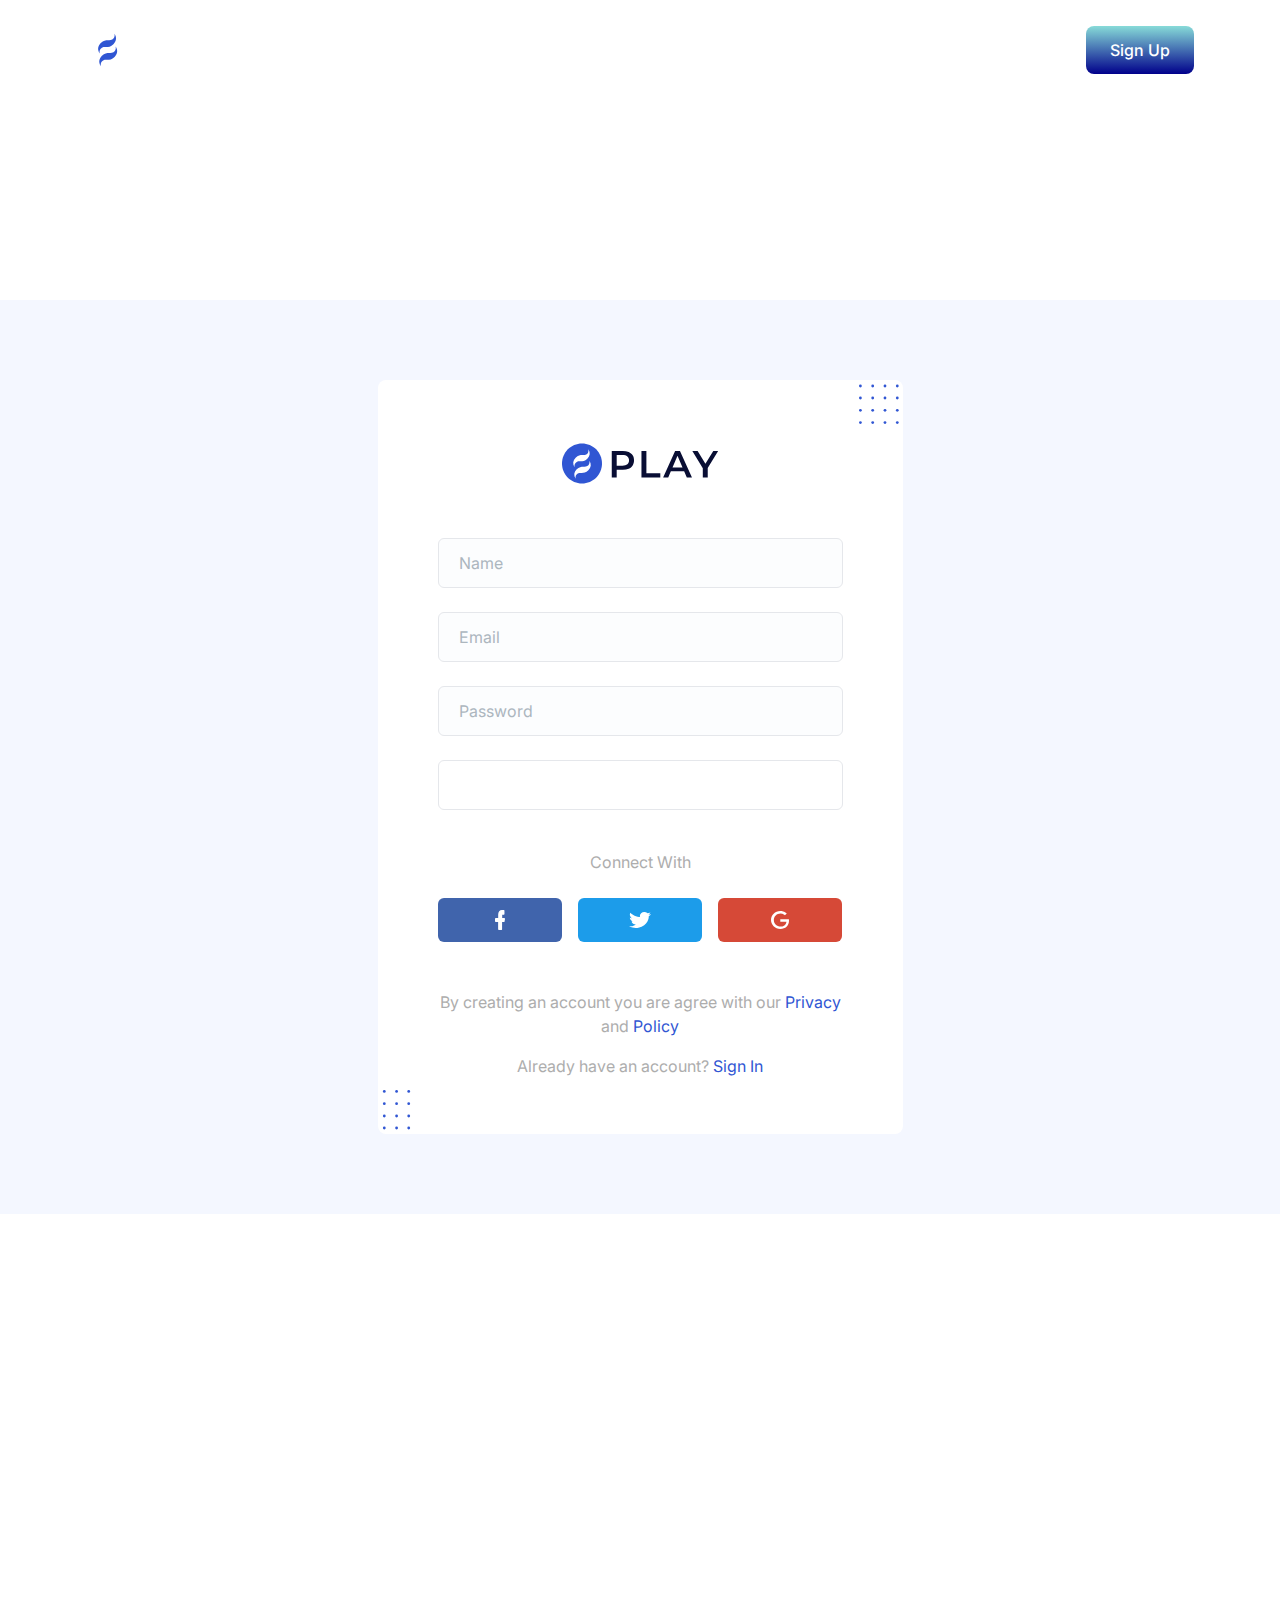
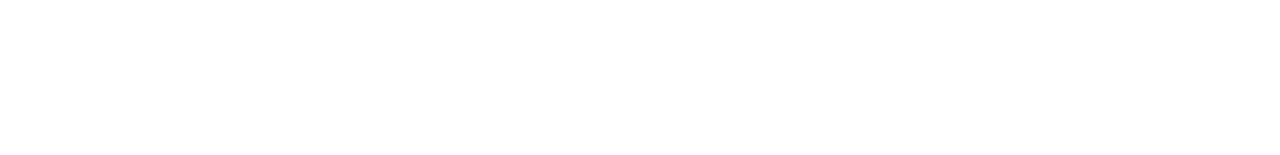
<file: signup.html>
<!DOCTYPE html>
<html lang="en">
  <head>
    <meta charset="UTF-8" />
    <meta http-equiv="X-UA-Compatible" content="IE=edge" />
    <meta name="viewport" content="width=device-width, initial-scale=1.0" />
    <title>Sign Up | Play Tailwind</title>
    <link
      rel="shortcut icon"
      href="assets/images/favicon.png"
      type="image/x-icon"
    />
    <link rel="stylesheet" href="assets/css/animate.css" />
    <link rel="stylesheet" href="assets/css/tailwind.css" />

    <!-- ==== WOW JS ==== -->
    <script src="assets/js/wow.min.js"></script>
    <script>
      new WOW().init();
    </script>
  </head>
  <body>
    <!-- ====== Navbar Section Start -->
    <div
      class="ud-header absolute top-0 left-0 z-40 flex w-full items-center bg-transparent"
    >
      <div class="container">
        <div class="relative -mx-4 flex items-center justify-between">
          <div class="w-60 max-w-full px-4">
            <a href="index.html" class="navbar-logo block w-full py-5">
              <img
                src="assets/images/logo/logo-white.svg"
                alt="logo"
                class="header-logo w-full"
              />
            </a>
          </div>
          <div class="flex w-full items-center justify-between px-4">
            <div>
              <button
                id="navbarToggler"
                class="absolute right-4 top-1/2 block -translate-y-1/2 rounded-lg px-3 py-[6px] ring-primary focus:ring-2 lg:hidden"
              >
                <span
                  class="relative my-[6px] block h-[2px] w-[30px] bg-white"
                ></span>
                <span
                  class="relative my-[6px] block h-[2px] w-[30px] bg-white"
                ></span>
                <span
                  class="relative my-[6px] block h-[2px] w-[30px] bg-white"
                ></span>
              </button>
              <nav
                id="navbarCollapse"
                class="absolute right-4 top-full hidden w-full max-w-[250px] rounded-lg bg-white py-5 shadow-lg lg:static lg:block lg:w-full lg:max-w-full lg:bg-transparent lg:py-0 lg:px-4 lg:shadow-none xl:px-6"
              >
                <ul class="blcok lg:flex">
                  <li class="group relative">
                    <a
                      href="#home"
                      class="ud-menu-scroll mx-8 flex py-2 text-base text-dark group-hover:text-primary lg:mr-0 lg:inline-flex lg:py-6 lg:px-0 lg:text-white lg:group-hover:text-white lg:group-hover:opacity-70"
                    >
                      Home
                    </a>
                  </li>
                  <li class="group relative">
                    <a
                      href="/#about"
                      class="ud-menu-scroll mx-8 flex py-2 text-base text-dark group-hover:text-primary lg:mr-0 lg:ml-7 lg:inline-flex lg:py-6 lg:px-0 lg:text-white lg:group-hover:text-white lg:group-hover:opacity-70 xl:ml-12"
                    >
                      About
                    </a>
                  </li>
                  <li class="group relative">
                    <a
                      href="/#contact"
                      class="ud-menu-scroll mx-8 flex py-2 text-base text-dark group-hover:text-primary lg:mr-0 lg:ml-7 lg:inline-flex lg:py-6 lg:px-0 lg:text-white lg:group-hover:text-white lg:group-hover:opacity-70 xl:ml-12"
                    >
                      Contact
                    </a>
                  </li>
                </ul>
              </nav>
            </div>
            <div class="hidden justify-end pr-16 sm:flex lg:pr-0">
              <a
                href="signin.html"
                class="loginBtn py-3 px-7 text-base font-medium text-white hover:opacity-70"
              >
                Sign In
              </a>
              <a
                href="signup.html"
                class="signUpBtn rounded-lg bg-white bg-opacity-20 py-3 px-6 text-base font-medium text-white duration-300 ease-in-out hover:bg-opacity-100 hover:text-dark"
              >
                Sign Up
              </a>
            </div>
          </div>
        </div>
      </div>
    </div>
    <!-- ====== Navbar Section End -->

    <!-- ====== Banner Section Start -->
    <div
      class="relative z-10 overflow-hidden bg-primary pt-[120px] pb-[100px] md:pt-[130px] lg:pt-[160px]"
    >
      <div class="container">
        <div class="-mx-4 flex flex-wrap items-center">
          <div class="w-full px-4">
            <div class="text-center">
              <h1 class="text-4xl font-semibold text-white">Log In Page</h1>
            </div>
          </div>
        </div>
      </div>
      <div>
        <span class="absolute top-0 left-0 z-[-1]">
          <svg
            width="495"
            height="470"
            viewBox="0 0 495 470"
            fill="none"
            xmlns="http://www.w3.org/2000/svg"
          >
            <circle
              cx="55"
              cy="442"
              r="138"
              stroke="white"
              stroke-opacity="0.04"
              stroke-width="50"
            />
            <circle
              cx="446"
              r="39"
              stroke="white"
              stroke-opacity="0.04"
              stroke-width="20"
            />
            <path
              d="M245.406 137.609L233.985 94.9852L276.609 106.406L245.406 137.609Z"
              stroke="white"
              stroke-opacity="0.08"
              stroke-width="12"
            />
          </svg>
        </span>
        <span class="absolute top-0 right-0 z-[-1]">
          <svg
            width="493"
            height="470"
            viewBox="0 0 493 470"
            fill="none"
            xmlns="http://www.w3.org/2000/svg"
          >
            <circle
              cx="462"
              cy="5"
              r="138"
              stroke="white"
              stroke-opacity="0.04"
              stroke-width="50"
            />
            <circle
              cx="49"
              cy="470"
              r="39"
              stroke="white"
              stroke-opacity="0.04"
              stroke-width="20"
            />
            <path
              d="M222.393 226.701L272.808 213.192L259.299 263.607L222.393 226.701Z"
              stroke="white"
              stroke-opacity="0.06"
              stroke-width="13"
            />
          </svg>
        </span>
      </div>
    </div>
    <!-- ====== Banner Section End -->

    <!-- ====== Forms Section Start -->
    <section class="bg-[#F4F7FF] py-14 lg:py-20">
      <div class="container">
        <div class="-mx-4 flex flex-wrap">
          <div class="w-full px-4">
            <div
              class="wow fadeInUp relative mx-auto max-w-[525px] overflow-hidden rounded-lg bg-white py-14 px-8 text-center sm:px-12 md:px-[60px]"
              data-wow-delay=".15s"
            >
              <div class="mb-10 text-center">
                <a
                  href="javascript:void(0)"
                  class="mx-auto inline-block max-w-[160px]"
                >
                  <img src="assets/images/logo/logo.svg" alt="logo" />
                </a>
              </div>
              <form>
                <div class="mb-6">
                  <input
                    type="text"
                    placeholder="Name"
                    class="bordder-[#E9EDF4] w-full rounded-md border bg-[#FCFDFE] py-3 px-5 text-base text-body-color placeholder-[#ACB6BE] outline-none transition focus:border-primary focus-visible:shadow-none"
                  />
                </div>
                <div class="mb-6">
                  <input
                    type="email"
                    placeholder="Email"
                    class="bordder-[#E9EDF4] w-full rounded-md border bg-[#FCFDFE] py-3 px-5 text-base text-body-color placeholder-[#ACB6BE] outline-none transition focus:border-primary focus-visible:shadow-none"
                  />
                </div>
                <div class="mb-6">
                  <input
                    type="password"
                    placeholder="Password"
                    class="bordder-[#E9EDF4] w-full rounded-md border bg-[#FCFDFE] py-3 px-5 text-base text-body-color placeholder-[#ACB6BE] outline-none transition focus:border-primary focus-visible:shadow-none"
                  />
                </div>
                <div class="mb-10">
                  <input
                    type="submit"
                    value="Sign Up"
                    class="bordder-primary w-full cursor-pointer rounded-md border bg-primary py-3 px-5 text-base text-white transition duration-300 ease-in-out hover:shadow-md"
                  />
                </div>
              </form>
              <p class="mb-6 text-base text-[#adadad]">Connect With</p>
              <ul class="-mx-2 mb-12 flex justify-between">
                <li class="w-full px-2">
                  <a
                    href="javascript:void(0)"
                    class="flex h-11 items-center justify-center rounded-md bg-[#4064AC] transition hover:bg-opacity-90"
                  >
                    <svg
                      width="10"
                      height="20"
                      viewBox="0 0 10 20"
                      fill="none"
                      xmlns="http://www.w3.org/2000/svg"
                    >
                      <path
                        d="M9.29878 8H7.74898H7.19548V7.35484V5.35484V4.70968H7.74898H8.91133C9.21575 4.70968 9.46483 4.45161 9.46483 4.06452V0.645161C9.46483 0.290323 9.24343 0 8.91133 0H6.89106C4.70474 0 3.18262 1.80645 3.18262 4.48387V7.29032V7.93548H2.62912H0.747223C0.359774 7.93548 0 8.29032 0 8.80645V11.129C0 11.5806 0.304424 12 0.747223 12H2.57377H3.12727V12.6452V19.129C3.12727 19.5806 3.43169 20 3.87449 20H6.47593C6.64198 20 6.78036 19.9032 6.89106 19.7742C7.00176 19.6452 7.08478 19.4194 7.08478 19.2258V12.6774V12.0323H7.66596H8.91133C9.2711 12.0323 9.54785 11.7742 9.6032 11.3871V11.3548V11.3226L9.99065 9.09677C10.0183 8.87097 9.99065 8.6129 9.8246 8.35484C9.76925 8.19355 9.52018 8.03226 9.29878 8Z"
                        fill="white"
                      />
                    </svg>
                  </a>
                </li>
                <li class="w-full px-2">
                  <a
                    href="javascript:void(0)"
                    class="flex h-11 items-center justify-center rounded-md bg-[#1C9CEA] transition hover:bg-opacity-90"
                  >
                    <svg
                      width="22"
                      height="16"
                      viewBox="0 0 22 16"
                      fill="none"
                      xmlns="http://www.w3.org/2000/svg"
                    >
                      <path
                        d="M19.5516 2.75538L20.9 1.25245C21.2903 0.845401 21.3968 0.53229 21.4323 0.375734C20.3677 0.939335 19.3742 1.1272 18.7355 1.1272H18.4871L18.3452 1.00196C17.4935 0.344423 16.429 0 15.2935 0C12.8097 0 10.8581 1.81605 10.8581 3.91389C10.8581 4.03914 10.8581 4.22701 10.8935 4.35225L11 4.97847L10.2548 4.94716C5.7129 4.82192 1.9871 1.37769 1.38387 0.782779C0.390323 2.34834 0.958064 3.85127 1.56129 4.79061L2.76774 6.54403L0.851613 5.6047C0.887097 6.91977 1.45484 7.95303 2.55484 8.7045L3.5129 9.33072L2.55484 9.67515C3.15806 11.272 4.50645 11.9296 5.5 12.18L6.8129 12.4932L5.57097 13.2446C3.58387 14.4971 1.1 14.4031 0 14.3092C2.23548 15.6869 4.89677 16 6.74194 16C8.12581 16 9.15484 15.8748 9.40322 15.7808C19.3387 13.7143 19.8 5.8865 19.8 4.32094V4.10176L20.0129 3.97652C21.2194 2.97456 21.7161 2.44227 22 2.12916C21.8935 2.16047 21.7516 2.22309 21.6097 2.2544L19.5516 2.75538Z"
                        fill="white"
                      />
                    </svg>
                  </a>
                </li>
                <li class="w-full px-2">
                  <a
                    href="javascript:void(0)"
                    class="flex h-11 items-center justify-center rounded-md bg-[#D64937] transition hover:bg-opacity-90"
                  >
                    <svg
                      width="18"
                      height="18"
                      viewBox="0 0 18 18"
                      fill="none"
                      xmlns="http://www.w3.org/2000/svg"
                    >
                      <path
                        d="M17.8477 8.17132H9.29628V10.643H15.4342C15.1065 14.0743 12.2461 15.5574 9.47506 15.5574C5.95916 15.5574 2.8306 12.8821 2.8306 9.01461C2.8306 5.29251 5.81018 2.47185 9.47506 2.47185C12.2759 2.47185 13.9742 4.24567 13.9742 4.24567L15.7024 2.47185C15.7024 2.47185 13.3783 0.000145544 9.35587 0.000145544C4.05223 -0.0289334 0 4.30383 0 8.98553C0 13.5218 3.81386 18 9.44526 18C14.4212 18 17.9967 14.7141 17.9967 9.79974C18.0264 8.78198 17.8477 8.17132 17.8477 8.17132Z"
                        fill="white"
                      />
                    </svg>
                  </a>
                </li>
              </ul>

              <p class="mb-4 text-base text-[#adadad]">
                By creating an account you are agree with our
                <a
                  href="javascript:void(0)"
                  class="text-primary hover:underline"
                >
                  Privacy
                </a>
                and
                <a
                  href="javascript:void(0)"
                  class="text-primary hover:underline"
                >
                  Policy
                </a>
              </p>

              <p class="text-base text-[#adadad]">
                Already have an account?
                <a href="signin.html" class="text-primary hover:underline">
                  Sign In
                </a>
              </p>

              <div>
                <span class="absolute top-1 right-1">
                  <svg
                    width="40"
                    height="40"
                    viewBox="0 0 40 40"
                    fill="none"
                    xmlns="http://www.w3.org/2000/svg"
                  >
                    <circle
                      cx="1.39737"
                      cy="38.6026"
                      r="1.39737"
                      transform="rotate(-90 1.39737 38.6026)"
                      fill="#3056D3"
                    />
                    <circle
                      cx="1.39737"
                      cy="1.99122"
                      r="1.39737"
                      transform="rotate(-90 1.39737 1.99122)"
                      fill="#3056D3"
                    />
                    <circle
                      cx="13.6943"
                      cy="38.6026"
                      r="1.39737"
                      transform="rotate(-90 13.6943 38.6026)"
                      fill="#3056D3"
                    />
                    <circle
                      cx="13.6943"
                      cy="1.99122"
                      r="1.39737"
                      transform="rotate(-90 13.6943 1.99122)"
                      fill="#3056D3"
                    />
                    <circle
                      cx="25.9911"
                      cy="38.6026"
                      r="1.39737"
                      transform="rotate(-90 25.9911 38.6026)"
                      fill="#3056D3"
                    />
                    <circle
                      cx="25.9911"
                      cy="1.99122"
                      r="1.39737"
                      transform="rotate(-90 25.9911 1.99122)"
                      fill="#3056D3"
                    />
                    <circle
                      cx="38.288"
                      cy="38.6026"
                      r="1.39737"
                      transform="rotate(-90 38.288 38.6026)"
                      fill="#3056D3"
                    />
                    <circle
                      cx="38.288"
                      cy="1.99122"
                      r="1.39737"
                      transform="rotate(-90 38.288 1.99122)"
                      fill="#3056D3"
                    />
                    <circle
                      cx="1.39737"
                      cy="26.3057"
                      r="1.39737"
                      transform="rotate(-90 1.39737 26.3057)"
                      fill="#3056D3"
                    />
                    <circle
                      cx="13.6943"
                      cy="26.3057"
                      r="1.39737"
                      transform="rotate(-90 13.6943 26.3057)"
                      fill="#3056D3"
                    />
                    <circle
                      cx="25.9911"
                      cy="26.3057"
                      r="1.39737"
                      transform="rotate(-90 25.9911 26.3057)"
                      fill="#3056D3"
                    />
                    <circle
                      cx="38.288"
                      cy="26.3057"
                      r="1.39737"
                      transform="rotate(-90 38.288 26.3057)"
                      fill="#3056D3"
                    />
                    <circle
                      cx="1.39737"
                      cy="14.0086"
                      r="1.39737"
                      transform="rotate(-90 1.39737 14.0086)"
                      fill="#3056D3"
                    />
                    <circle
                      cx="13.6943"
                      cy="14.0086"
                      r="1.39737"
                      transform="rotate(-90 13.6943 14.0086)"
                      fill="#3056D3"
                    />
                    <circle
                      cx="25.9911"
                      cy="14.0086"
                      r="1.39737"
                      transform="rotate(-90 25.9911 14.0086)"
                      fill="#3056D3"
                    />
                    <circle
                      cx="38.288"
                      cy="14.0086"
                      r="1.39737"
                      transform="rotate(-90 38.288 14.0086)"
                      fill="#3056D3"
                    />
                  </svg>
                </span>
                <span class="absolute left-1 bottom-1">
                  <svg
                    width="29"
                    height="40"
                    viewBox="0 0 29 40"
                    fill="none"
                    xmlns="http://www.w3.org/2000/svg"
                  >
                    <circle
                      cx="2.288"
                      cy="25.9912"
                      r="1.39737"
                      transform="rotate(-90 2.288 25.9912)"
                      fill="#3056D3"
                    />
                    <circle
                      cx="14.5849"
                      cy="25.9911"
                      r="1.39737"
                      transform="rotate(-90 14.5849 25.9911)"
                      fill="#3056D3"
                    />
                    <circle
                      cx="26.7216"
                      cy="25.9911"
                      r="1.39737"
                      transform="rotate(-90 26.7216 25.9911)"
                      fill="#3056D3"
                    />
                    <circle
                      cx="2.288"
                      cy="13.6944"
                      r="1.39737"
                      transform="rotate(-90 2.288 13.6944)"
                      fill="#3056D3"
                    />
                    <circle
                      cx="14.5849"
                      cy="13.6943"
                      r="1.39737"
                      transform="rotate(-90 14.5849 13.6943)"
                      fill="#3056D3"
                    />
                    <circle
                      cx="26.7216"
                      cy="13.6943"
                      r="1.39737"
                      transform="rotate(-90 26.7216 13.6943)"
                      fill="#3056D3"
                    />
                    <circle
                      cx="2.288"
                      cy="38.0087"
                      r="1.39737"
                      transform="rotate(-90 2.288 38.0087)"
                      fill="#3056D3"
                    />
                    <circle
                      cx="2.288"
                      cy="1.39739"
                      r="1.39737"
                      transform="rotate(-90 2.288 1.39739)"
                      fill="#3056D3"
                    />
                    <circle
                      cx="14.5849"
                      cy="38.0089"
                      r="1.39737"
                      transform="rotate(-90 14.5849 38.0089)"
                      fill="#3056D3"
                    />
                    <circle
                      cx="26.7216"
                      cy="38.0089"
                      r="1.39737"
                      transform="rotate(-90 26.7216 38.0089)"
                      fill="#3056D3"
                    />
                    <circle
                      cx="14.5849"
                      cy="1.39761"
                      r="1.39737"
                      transform="rotate(-90 14.5849 1.39761)"
                      fill="#3056D3"
                    />
                    <circle
                      cx="26.7216"
                      cy="1.39761"
                      r="1.39737"
                      transform="rotate(-90 26.7216 1.39761)"
                      fill="#3056D3"
                    />
                  </svg>
                </span>
              </div>
            </div>
          </div>
        </div>
      </div>
    </section>
    <!-- ====== Forms Section End -->

    <!-- ====== Footer Section Start -->
    <footer
      class="wow fadeInUp relative z-10 bg-black pt-20 lg:pt-[120px]"
      data-wow-delay=".15s"
    >
      <div class="container">
        <div class="-mx-4 flex flex-wrap">
          <div class="w-full px-4 sm:w-1/2 md:w-1/2 lg:w-4/12 xl:w-3/12">
            <div class="mb-10 w-full">
              <a
                href="javascript:void(0)"
                class="mb-6 inline-block max-w-[160px]"
              >
                <img
                  src="assets/images/logo/logo-white.svg"
                  alt="logo"
                  class="max-w-full"
                />
              </a>
              <p class="mb-7 text-base text-[#f3f4fe]">
                We create digital experiences for brands and companies by using
                technology.
              </p>
              <div class="-mx-3 flex items-center">
                <a
                  href="javascript:void(0)"
                  class="px-3 text-[#dddddd] hover:text-white"
                >
                  <svg
                    width="10"
                    height="18"
                    viewBox="0 0 10 18"
                    class="fill-current"
                  >
                    <path
                      d="M9.00007 6.82105H7.50006H6.96434V6.27097V4.56571V4.01562H7.50006H8.62507C8.91971 4.01562 9.16078 3.79559 9.16078 3.46554V0.550085C9.16078 0.247538 8.9465 0 8.62507 0H6.66969C4.55361 0 3.08038 1.54024 3.08038 3.82309V6.21596V6.76605H2.54466H0.72322C0.348217 6.76605 0 7.06859 0 7.50866V9.48897C0 9.87402 0.294645 10.2316 0.72322 10.2316H2.49109H3.02681V10.7817V16.31C3.02681 16.6951 3.32145 17.0526 3.75003 17.0526H6.26791C6.42862 17.0526 6.56255 16.9701 6.66969 16.8601C6.77684 16.7501 6.8572 16.5576 6.8572 16.3925V10.8092V10.2591H7.4197H8.62507C8.97328 10.2591 9.24114 10.0391 9.29471 9.709V9.6815V9.65399L9.66972 7.7562C9.6965 7.56367 9.66972 7.34363 9.509 7.1236C9.45543 6.98608 9.21436 6.84856 9.00007 6.82105Z"
                    />
                  </svg>
                </a>
                <a
                  href="javascript:void(0)"
                  class="px-3 text-[#dddddd] hover:text-white"
                >
                  <svg
                    width="19"
                    height="15"
                    viewBox="0 0 19 15"
                    class="fill-current"
                  >
                    <path
                      d="M16.2622 3.17878L17.33 1.93293C17.6391 1.59551 17.7234 1.33595 17.7515 1.20618C16.9085 1.67337 16.1217 1.82911 15.6159 1.82911H15.4192L15.3068 1.72528C14.6324 1.18022 13.7894 0.894714 12.8902 0.894714C10.9233 0.894714 9.37779 2.40012 9.37779 4.13913C9.37779 4.24295 9.37779 4.39868 9.40589 4.5025L9.49019 5.02161L8.90009 4.99565C5.30334 4.89183 2.35288 2.03675 1.87518 1.5436C1.08839 2.84136 1.53799 4.08722 2.01568 4.86587L2.97107 6.31937L1.45369 5.54071C1.48179 6.63084 1.93138 7.48736 2.80247 8.11029L3.56116 8.62939L2.80247 8.9149C3.28017 10.2386 4.34795 10.7837 5.13474 10.9913L6.17443 11.2509L5.19094 11.8738C3.61736 12.912 1.65039 12.8342 0.779297 12.7563C2.54957 13.8983 4.65705 14.1579 6.11823 14.1579C7.21412 14.1579 8.02901 14.0541 8.2257 13.9762C16.0936 12.2631 16.4589 5.77431 16.4589 4.47655V4.29486L16.6275 4.19104C17.5829 3.36047 17.9763 2.91923 18.2011 2.65967C18.1168 2.68563 18.0044 2.73754 17.892 2.7635L16.2622 3.17878Z"
                    />
                  </svg>
                </a>
                <a
                  href="javascript:void(0)"
                  class="px-3 text-[#dddddd] hover:text-white"
                >
                  <svg
                    width="18"
                    height="18"
                    viewBox="0 0 18 18"
                    class="fill-current"
                  >
                    <path
                      d="M8.91688 12.4995C10.6918 12.4995 12.1306 11.0911 12.1306 9.35385C12.1306 7.61655 10.6918 6.20819 8.91688 6.20819C7.14197 6.20819 5.70312 7.61655 5.70312 9.35385C5.70312 11.0911 7.14197 12.4995 8.91688 12.4995Z"
                    />
                    <path
                      d="M12.4078 0.947388H5.37075C2.57257 0.947388 0.300781 3.17104 0.300781 5.90993V12.7436C0.300781 15.5367 2.57257 17.7604 5.37075 17.7604H12.3524C15.2059 17.7604 17.4777 15.5367 17.4777 12.7978V5.90993C17.4777 3.17104 15.2059 0.947388 12.4078 0.947388ZM8.91696 13.4758C6.56206 13.4758 4.70584 11.6047 4.70584 9.35389C4.70584 7.10312 6.58976 5.23199 8.91696 5.23199C11.2165 5.23199 13.1004 7.10312 13.1004 9.35389C13.1004 11.6047 11.2442 13.4758 8.91696 13.4758ZM14.735 5.61164C14.4579 5.90993 14.0423 6.07264 13.5714 6.07264C13.1558 6.07264 12.7402 5.90993 12.4078 5.61164C12.103 5.31334 11.9368 4.9337 11.9368 4.47269C11.9368 4.01169 12.103 3.65916 12.4078 3.33375C12.7125 3.00834 13.1004 2.84563 13.5714 2.84563C13.9869 2.84563 14.4302 3.00834 14.735 3.30663C15.012 3.65916 15.2059 4.06593 15.2059 4.49981C15.1782 4.9337 15.012 5.31334 14.735 5.61164Z"
                    />
                    <path
                      d="M13.5985 3.82184C13.2383 3.82184 12.9336 4.12013 12.9336 4.47266C12.9336 4.82519 13.2383 5.12349 13.5985 5.12349C13.9587 5.12349 14.2634 4.82519 14.2634 4.47266C14.2634 4.12013 13.9864 3.82184 13.5985 3.82184Z"
                    />
                  </svg>
                </a>
                <a
                  href="javascript:void(0)"
                  class="px-3 text-[#dddddd] hover:text-white"
                >
                  <svg
                    width="18"
                    height="18"
                    viewBox="0 0 18 18"
                    class="fill-current"
                  >
                    <path
                      d="M16.7821 0.947388H1.84847C1.14272 0.947388 0.578125 1.49747 0.578125 2.18508V16.7623C0.578125 17.4224 1.14272 18 1.84847 18H16.7257C17.4314 18 17.996 17.4499 17.996 16.7623V2.15757C18.0525 1.49747 17.4879 0.947388 16.7821 0.947388ZM5.7442 15.4421H3.17528V7.32837H5.7442V15.4421ZM4.44563 6.2007C3.59873 6.2007 2.94944 5.5406 2.94944 4.74297C2.94944 3.94535 3.62696 3.28525 4.44563 3.28525C5.26429 3.28525 5.94181 3.94535 5.94181 4.74297C5.94181 5.5406 5.32075 6.2007 4.44563 6.2007ZM15.4835 15.4421H12.9146V11.509C12.9146 10.5739 12.8864 9.33618 11.5596 9.33618C10.2045 9.33618 10.0069 10.3813 10.0069 11.4265V15.4421H7.438V7.32837H9.95046V8.45605H9.9787C10.3457 7.79594 11.1644 7.13584 12.4347 7.13584C15.0601 7.13584 15.54 8.7861 15.54 11.0414V15.4421H15.4835Z"
                    />
                  </svg>
                </a>
              </div>
            </div>
          </div>
          <div class="w-full px-4 sm:w-1/2 md:w-1/2 lg:w-2/12 xl:w-2/12">
            <div class="mb-10 w-full">
              <h4 class="mb-9 text-lg font-semibold text-white">About Us</h4>
              <ul>
                <li>
                  <a
                    href="javascript:void(0)"
                    class="mb-2 inline-block text-base leading-loose text-[#f3f4fe] hover:text-primary"
                  >
                    Home
                  </a>
                </li>
                <li>
                  <a
                    href="javascript:void(0)"
                    class="mb-2 inline-block text-base leading-loose text-[#f3f4fe] hover:text-primary"
                  >
                    Features
                  </a>
                </li>
                <li>
                  <a
                    href="javascript:void(0)"
                    class="mb-2 inline-block text-base leading-loose text-[#f3f4fe] hover:text-primary"
                  >
                    About
                  </a>
                </li>
                <li>
                  <a
                    href="javascript:void(0)"
                    class="mb-2 inline-block text-base leading-loose text-[#f3f4fe] hover:text-primary"
                  >
                    Testimonial
                  </a>
                </li>
              </ul>
            </div>
          </div>
          <div class="w-full px-4 sm:w-1/2 md:w-1/2 lg:w-3/12 xl:w-2/12">
            <div class="mb-10 w-full">
              <h4 class="mb-9 text-lg font-semibold text-white">Features</h4>
              <ul>
                <li>
                  <a
                    href="javascript:void(0)"
                    class="mb-2 inline-block text-base leading-loose text-[#f3f4fe] hover:text-primary"
                  >
                    How it works
                  </a>
                </li>
                <li>
                  <a
                    href="javascript:void(0)"
                    class="mb-2 inline-block text-base leading-loose text-[#f3f4fe] hover:text-primary"
                  >
                    Privacy policy
                  </a>
                </li>
                <li>
                  <a
                    href="javascript:void(0)"
                    class="mb-2 inline-block text-base leading-loose text-[#f3f4fe] hover:text-primary"
                  >
                    Terms of Service
                  </a>
                </li>
                <li>
                  <a
                    href="javascript:void(0)"
                    class="mb-2 inline-block text-base leading-loose text-[#f3f4fe] hover:text-primary"
                  >
                    Refund policy
                  </a>
                </li>
              </ul>
            </div>
          </div>
          <div class="w-full px-4 sm:w-1/2 md:w-1/2 lg:w-3/12 xl:w-2/12">
            <div class="mb-10 w-full">
              <h4 class="mb-9 text-lg font-semibold text-white">
                Our Products
              </h4>
              <ul>
                <li>
                  <a
                    href="javascript:void(0)"
                    class="mb-2 inline-block text-base leading-loose text-[#f3f4fe] hover:text-primary"
                  >
                    LineIcons
                  </a>
                </li>
                <li>
                  <a
                    href="javascript:void(0)"
                    class="mb-2 inline-block text-base leading-loose text-[#f3f4fe] hover:text-primary"
                  >
                    Ecommerce HTML
                  </a>
                </li>
                <li>
                  <a
                    href="javascript:void(0)"
                    class="mb-2 inline-block text-base leading-loose text-[#f3f4fe] hover:text-primary"
                  >
                    Ayro UI
                  </a>
                </li>
                <li>
                  <a
                    href="javascript:void(0)"
                    class="mb-2 inline-block text-base leading-loose text-[#f3f4fe] hover:text-primary"
                  >
                    PlainAdmin
                  </a>
                </li>
              </ul>
            </div>
          </div>
          <div class="w-full px-4 md:w-2/3 lg:w-6/12 xl:w-3/12">
            <div class="mb-10 w-full">
              <h4 class="mb-9 text-lg font-semibold text-white">Partners</h4>
              <ul class="flex flex-wrap items-center">
                <li>
                  <a
                    href="https://tailgrids.com"
                    rel="nofollow noopner"
                    target="_blank"
                    class="mb-6 mr-5 block max-w-[120px] xl:max-w-[100px] 2xl:max-w-[120px]"
                  >
                    <img
                      src="assets/images/footer/brands/tailgrids.svg"
                      alt="tailgrids"
                    />
                  </a>
                </li>
                <li>
                  <a
                    href="https://ayroui.com"
                    rel="nofollow noopner"
                    target="_blank"
                    class="mb-6 mr-5 block max-w-[120px] xl:max-w-[100px] 2xl:max-w-[120px]"
                  >
                    <img
                      src="assets/images/footer/brands/ayroui.svg"
                      alt="ayroui"
                    />
                  </a>
                </li>
                <li>
                  <a
                    href="https://ecommercehtml.com"
                    rel="nofollow noopner"
                    target="_blank"
                    class="mb-6 mr-5 block max-w-[120px] xl:max-w-[100px] 2xl:max-w-[120px]"
                  >
                    <img
                      src="assets/images/footer/brands/ecommerce-html.svg"
                      alt="ecommerce-html"
                    />
                  </a>
                </li>
                <li>
                  <a
                    href="https://graygrids.com"
                    rel="nofollow noopner"
                    target="_blank"
                    class="mb-6 mr-5 block max-w-[120px] xl:max-w-[100px] 2xl:max-w-[120px]"
                  >
                    <img
                      src="assets/images/footer/brands/graygrids.svg"
                      alt="graygrids"
                    />
                  </a>
                </li>
                <li>
                  <a
                    href="https://lineicons.com"
                    rel="nofollow noopner"
                    target="_blank"
                    class="mb-6 mr-5 block max-w-[120px] xl:max-w-[100px] 2xl:max-w-[120px]"
                  >
                    <img
                      src="assets/images/footer/brands/lineicons.svg"
                      alt="lineicons"
                    />
                  </a>
                </li>
                <li>
                  <a
                    href="https://uideck.com"
                    rel="nofollow noopner"
                    target="_blank"
                    class="mb-6 mr-5 block max-w-[120px] xl:max-w-[100px] 2xl:max-w-[120px]"
                  >
                    <img
                      src="assets/images/footer/brands/uideck.svg"
                      alt="uideck"
                    />
                  </a>
                </li>
              </ul>
            </div>
          </div>
        </div>
      </div>

      <div class="mt-12 border-t border-opacity-40 py-8 lg:mt-[60px]">
        <div class="container">
          <div class="-mx-4 flex flex-wrap">
            <div class="w-full px-4 md:w-2/3 lg:w-1/2">
              <div class="my-1">
                <div
                  class="-mx-3 flex items-center justify-center md:justify-start"
                >
                  <a
                    href="javascript:void(0)"
                    class="px-3 text-base text-[#f3f4fe] hover:text-primary"
                  >
                    Privacy policy
                  </a>
                  <a
                    href="javascript:void(0)"
                    class="px-3 text-base text-[#f3f4fe] hover:text-primary"
                  >
                    Legal notice
                  </a>
                  <a
                    href="javascript:void(0)"
                    class="px-3 text-base text-[#f3f4fe] hover:text-primary"
                  >
                    Terms of service
                  </a>
                </div>
              </div>
            </div>
            <div class="w-full px-4 md:w-1/3 lg:w-1/2">
              <div class="my-1 flex justify-center md:justify-end">
                <p class="text-base text-[#f3f4fe]">
                  Designed and Developed by
                  <a
                    href="https://tailgrids.com"
                    rel="nofollow noopner"
                    target="_blank"
                    class="text-primary hover:underline"
                  >
                    TailGrids and UIdeck
                  </a>
                </p>
              </div>
            </div>
          </div>
        </div>
      </div>

      <div>
        <span class="absolute left-0 top-0 z-[-1]">
          <img src="assets/images/footer/shape-1.svg" alt="" />
        </span>

        <span class="absolute bottom-0 right-0 z-[-1]">
          <img src="assets/images/footer/shape-3.svg" alt="" />
        </span>

        <span class="absolute top-0 right-0 z-[-1]">
          <svg
            width="102"
            height="102"
            viewBox="0 0 102 102"
            fill="none"
            xmlns="http://www.w3.org/2000/svg"
          >
            <path
              d="M1.8667 33.1956C2.89765 33.1956 3.7334 34.0318 3.7334 35.0633C3.7334 36.0947 2.89765 36.9309 1.8667 36.9309C0.835744 36.9309 4.50645e-08 36.0947 0 35.0633C-4.50645e-08 34.0318 0.835744 33.1956 1.8667 33.1956Z"
              fill="white"
              fill-opacity="0.08"
            ></path>
            <path
              d="M18.2939 33.1956C19.3249 33.1956 20.1606 34.0318 20.1606 35.0633C20.1606 36.0947 19.3249 36.9309 18.2939 36.9309C17.263 36.9309 16.4272 36.0947 16.4272 35.0633C16.4272 34.0318 17.263 33.1956 18.2939 33.1956Z"
              fill="white"
              fill-opacity="0.08"
            ></path>
            <path
              d="M34.7209 33.195C35.7519 33.195 36.5876 34.0311 36.5876 35.0626C36.5876 36.0941 35.7519 36.9303 34.7209 36.9303C33.69 36.9303 32.8542 36.0941 32.8542 35.0626C32.8542 34.0311 33.69 33.195 34.7209 33.195Z"
              fill="white"
              fill-opacity="0.08"
            ></path>
            <path
              d="M50.9341 33.195C51.965 33.195 52.8008 34.0311 52.8008 35.0626C52.8008 36.0941 51.965 36.9303 50.9341 36.9303C49.9031 36.9303 49.0674 36.0941 49.0674 35.0626C49.0674 34.0311 49.9031 33.195 50.9341 33.195Z"
              fill="white"
              fill-opacity="0.08"
            ></path>
            <path
              d="M1.8667 16.7605C2.89765 16.7605 3.7334 17.5966 3.7334 18.6281C3.7334 19.6596 2.89765 20.4957 1.8667 20.4957C0.835744 20.4957 4.50645e-08 19.6596 0 18.6281C-4.50645e-08 17.5966 0.835744 16.7605 1.8667 16.7605Z"
              fill="white"
              fill-opacity="0.08"
            ></path>
            <path
              d="M18.2939 16.7605C19.3249 16.7605 20.1606 17.5966 20.1606 18.6281C20.1606 19.6596 19.3249 20.4957 18.2939 20.4957C17.263 20.4957 16.4272 19.6596 16.4272 18.6281C16.4272 17.5966 17.263 16.7605 18.2939 16.7605Z"
              fill="white"
              fill-opacity="0.08"
            ></path>
            <path
              d="M34.7209 16.7605C35.7519 16.7605 36.5876 17.5966 36.5876 18.6281C36.5876 19.6596 35.7519 20.4957 34.7209 20.4957C33.69 20.4957 32.8542 19.6596 32.8542 18.6281C32.8542 17.5966 33.69 16.7605 34.7209 16.7605Z"
              fill="white"
              fill-opacity="0.08"
            ></path>
            <path
              d="M50.9341 16.7605C51.965 16.7605 52.8008 17.5966 52.8008 18.6281C52.8008 19.6596 51.965 20.4957 50.9341 20.4957C49.9031 20.4957 49.0674 19.6596 49.0674 18.6281C49.0674 17.5966 49.9031 16.7605 50.9341 16.7605Z"
              fill="white"
              fill-opacity="0.08"
            ></path>
            <path
              d="M1.8667 0.324951C2.89765 0.324951 3.7334 1.16115 3.7334 2.19261C3.7334 3.22408 2.89765 4.06024 1.8667 4.06024C0.835744 4.06024 4.50645e-08 3.22408 0 2.19261C-4.50645e-08 1.16115 0.835744 0.324951 1.8667 0.324951Z"
              fill="white"
              fill-opacity="0.08"
            ></path>
            <path
              d="M18.2939 0.324951C19.3249 0.324951 20.1606 1.16115 20.1606 2.19261C20.1606 3.22408 19.3249 4.06024 18.2939 4.06024C17.263 4.06024 16.4272 3.22408 16.4272 2.19261C16.4272 1.16115 17.263 0.324951 18.2939 0.324951Z"
              fill="white"
              fill-opacity="0.08"
            ></path>
            <path
              d="M34.7209 0.325302C35.7519 0.325302 36.5876 1.16147 36.5876 2.19293C36.5876 3.2244 35.7519 4.06056 34.7209 4.06056C33.69 4.06056 32.8542 3.2244 32.8542 2.19293C32.8542 1.16147 33.69 0.325302 34.7209 0.325302Z"
              fill="white"
              fill-opacity="0.08"
            ></path>
            <path
              d="M50.9341 0.325302C51.965 0.325302 52.8008 1.16147 52.8008 2.19293C52.8008 3.2244 51.965 4.06056 50.9341 4.06056C49.9031 4.06056 49.0674 3.2244 49.0674 2.19293C49.0674 1.16147 49.9031 0.325302 50.9341 0.325302Z"
              fill="white"
              fill-opacity="0.08"
            ></path>
            <path
              d="M66.9037 33.1956C67.9346 33.1956 68.7704 34.0318 68.7704 35.0633C68.7704 36.0947 67.9346 36.9309 66.9037 36.9309C65.8727 36.9309 65.037 36.0947 65.037 35.0633C65.037 34.0318 65.8727 33.1956 66.9037 33.1956Z"
              fill="white"
              fill-opacity="0.08"
            ></path>
            <path
              d="M83.3307 33.1956C84.3616 33.1956 85.1974 34.0318 85.1974 35.0633C85.1974 36.0947 84.3616 36.9309 83.3307 36.9309C82.2997 36.9309 81.464 36.0947 81.464 35.0633C81.464 34.0318 82.2997 33.1956 83.3307 33.1956Z"
              fill="white"
              fill-opacity="0.08"
            ></path>
            <path
              d="M99.7576 33.1956C100.789 33.1956 101.624 34.0318 101.624 35.0633C101.624 36.0947 100.789 36.9309 99.7576 36.9309C98.7266 36.9309 97.8909 36.0947 97.8909 35.0633C97.8909 34.0318 98.7266 33.1956 99.7576 33.1956Z"
              fill="white"
              fill-opacity="0.08"
            ></path>
            <path
              d="M66.9037 16.7605C67.9346 16.7605 68.7704 17.5966 68.7704 18.6281C68.7704 19.6596 67.9346 20.4957 66.9037 20.4957C65.8727 20.4957 65.037 19.6596 65.037 18.6281C65.037 17.5966 65.8727 16.7605 66.9037 16.7605Z"
              fill="white"
              fill-opacity="0.08"
            ></path>
            <path
              d="M83.3307 16.7605C84.3616 16.7605 85.1974 17.5966 85.1974 18.6281C85.1974 19.6596 84.3616 20.4957 83.3307 20.4957C82.2997 20.4957 81.464 19.6596 81.464 18.6281C81.464 17.5966 82.2997 16.7605 83.3307 16.7605Z"
              fill="white"
              fill-opacity="0.08"
            ></path>
            <path
              d="M99.7576 16.7605C100.789 16.7605 101.624 17.5966 101.624 18.6281C101.624 19.6596 100.789 20.4957 99.7576 20.4957C98.7266 20.4957 97.8909 19.6596 97.8909 18.6281C97.8909 17.5966 98.7266 16.7605 99.7576 16.7605Z"
              fill="white"
              fill-opacity="0.08"
            ></path>
            <path
              d="M66.9037 0.324966C67.9346 0.324966 68.7704 1.16115 68.7704 2.19261C68.7704 3.22408 67.9346 4.06024 66.9037 4.06024C65.8727 4.06024 65.037 3.22408 65.037 2.19261C65.037 1.16115 65.8727 0.324966 66.9037 0.324966Z"
              fill="white"
              fill-opacity="0.08"
            ></path>
            <path
              d="M83.3307 0.324951C84.3616 0.324951 85.1974 1.16115 85.1974 2.19261C85.1974 3.22408 84.3616 4.06024 83.3307 4.06024C82.2997 4.06024 81.464 3.22408 81.464 2.19261C81.464 1.16115 82.2997 0.324951 83.3307 0.324951Z"
              fill="white"
              fill-opacity="0.08"
            ></path>
            <path
              d="M99.7576 0.324951C100.789 0.324951 101.624 1.16115 101.624 2.19261C101.624 3.22408 100.789 4.06024 99.7576 4.06024C98.7266 4.06024 97.8909 3.22408 97.8909 2.19261C97.8909 1.16115 98.7266 0.324951 99.7576 0.324951Z"
              fill="white"
              fill-opacity="0.08"
            ></path>
            <path
              d="M1.8667 82.2029C2.89765 82.2029 3.7334 83.039 3.7334 84.0705C3.7334 85.102 2.89765 85.9382 1.8667 85.9382C0.835744 85.9382 4.50645e-08 85.102 0 84.0705C-4.50645e-08 83.039 0.835744 82.2029 1.8667 82.2029Z"
              fill="white"
              fill-opacity="0.08"
            ></path>
            <path
              d="M18.2939 82.2029C19.3249 82.2029 20.1606 83.039 20.1606 84.0705C20.1606 85.102 19.3249 85.9382 18.2939 85.9382C17.263 85.9382 16.4272 85.102 16.4272 84.0705C16.4272 83.039 17.263 82.2029 18.2939 82.2029Z"
              fill="white"
              fill-opacity="0.08"
            ></path>
            <path
              d="M34.7209 82.2026C35.7519 82.2026 36.5876 83.0387 36.5876 84.0702C36.5876 85.1017 35.7519 85.9378 34.7209 85.9378C33.69 85.9378 32.8542 85.1017 32.8542 84.0702C32.8542 83.0387 33.69 82.2026 34.7209 82.2026Z"
              fill="white"
              fill-opacity="0.08"
            ></path>
            <path
              d="M50.9341 82.2026C51.965 82.2026 52.8008 83.0387 52.8008 84.0702C52.8008 85.1017 51.965 85.9378 50.9341 85.9378C49.9031 85.9378 49.0674 85.1017 49.0674 84.0702C49.0674 83.0387 49.9031 82.2026 50.9341 82.2026Z"
              fill="white"
              fill-opacity="0.08"
            ></path>
            <path
              d="M1.8667 65.7677C2.89765 65.7677 3.7334 66.6039 3.7334 67.6353C3.7334 68.6668 2.89765 69.503 1.8667 69.503C0.835744 69.503 4.50645e-08 68.6668 0 67.6353C-4.50645e-08 66.6039 0.835744 65.7677 1.8667 65.7677Z"
              fill="white"
              fill-opacity="0.08"
            ></path>
            <path
              d="M18.2939 65.7677C19.3249 65.7677 20.1606 66.6039 20.1606 67.6353C20.1606 68.6668 19.3249 69.503 18.2939 69.503C17.263 69.503 16.4272 68.6668 16.4272 67.6353C16.4272 66.6039 17.263 65.7677 18.2939 65.7677Z"
              fill="white"
              fill-opacity="0.08"
            ></path>
            <path
              d="M34.7209 65.7674C35.7519 65.7674 36.5876 66.6036 36.5876 67.635C36.5876 68.6665 35.7519 69.5027 34.7209 69.5027C33.69 69.5027 32.8542 68.6665 32.8542 67.635C32.8542 66.6036 33.69 65.7674 34.7209 65.7674Z"
              fill="white"
              fill-opacity="0.08"
            ></path>
            <path
              d="M50.9341 65.7674C51.965 65.7674 52.8008 66.6036 52.8008 67.635C52.8008 68.6665 51.965 69.5027 50.9341 69.5027C49.9031 69.5027 49.0674 68.6665 49.0674 67.635C49.0674 66.6036 49.9031 65.7674 50.9341 65.7674Z"
              fill="white"
              fill-opacity="0.08"
            ></path>
            <path
              d="M1.8667 98.2644C2.89765 98.2644 3.7334 99.1005 3.7334 100.132C3.7334 101.163 2.89765 102 1.8667 102C0.835744 102 4.50645e-08 101.163 0 100.132C-4.50645e-08 99.1005 0.835744 98.2644 1.8667 98.2644Z"
              fill="white"
              fill-opacity="0.08"
            ></path>
            <path
              d="M1.8667 49.3322C2.89765 49.3322 3.7334 50.1684 3.7334 51.1998C3.7334 52.2313 2.89765 53.0675 1.8667 53.0675C0.835744 53.0675 4.50645e-08 52.2313 0 51.1998C-4.50645e-08 50.1684 0.835744 49.3322 1.8667 49.3322Z"
              fill="white"
              fill-opacity="0.08"
            ></path>
            <path
              d="M18.2939 98.2644C19.3249 98.2644 20.1606 99.1005 20.1606 100.132C20.1606 101.163 19.3249 102 18.2939 102C17.263 102 16.4272 101.163 16.4272 100.132C16.4272 99.1005 17.263 98.2644 18.2939 98.2644Z"
              fill="white"
              fill-opacity="0.08"
            ></path>
            <path
              d="M18.2939 49.3322C19.3249 49.3322 20.1606 50.1684 20.1606 51.1998C20.1606 52.2313 19.3249 53.0675 18.2939 53.0675C17.263 53.0675 16.4272 52.2313 16.4272 51.1998C16.4272 50.1684 17.263 49.3322 18.2939 49.3322Z"
              fill="white"
              fill-opacity="0.08"
            ></path>
            <path
              d="M34.7209 98.2647C35.7519 98.2647 36.5876 99.1008 36.5876 100.132C36.5876 101.164 35.7519 102 34.7209 102C33.69 102 32.8542 101.164 32.8542 100.132C32.8542 99.1008 33.69 98.2647 34.7209 98.2647Z"
              fill="white"
              fill-opacity="0.08"
            ></path>
            <path
              d="M50.9341 98.2647C51.965 98.2647 52.8008 99.1008 52.8008 100.132C52.8008 101.164 51.965 102 50.9341 102C49.9031 102 49.0674 101.164 49.0674 100.132C49.0674 99.1008 49.9031 98.2647 50.9341 98.2647Z"
              fill="white"
              fill-opacity="0.08"
            ></path>
            <path
              d="M34.7209 49.3326C35.7519 49.3326 36.5876 50.1687 36.5876 51.2002C36.5876 52.2317 35.7519 53.0678 34.7209 53.0678C33.69 53.0678 32.8542 52.2317 32.8542 51.2002C32.8542 50.1687 33.69 49.3326 34.7209 49.3326Z"
              fill="white"
              fill-opacity="0.08"
            ></path>
            <path
              d="M50.9341 49.3326C51.965 49.3326 52.8008 50.1687 52.8008 51.2002C52.8008 52.2317 51.965 53.0678 50.9341 53.0678C49.9031 53.0678 49.0674 52.2317 49.0674 51.2002C49.0674 50.1687 49.9031 49.3326 50.9341 49.3326Z"
              fill="white"
              fill-opacity="0.08"
            ></path>
            <path
              d="M66.9037 82.2029C67.9346 82.2029 68.7704 83.0391 68.7704 84.0705C68.7704 85.102 67.9346 85.9382 66.9037 85.9382C65.8727 85.9382 65.037 85.102 65.037 84.0705C65.037 83.0391 65.8727 82.2029 66.9037 82.2029Z"
              fill="white"
              fill-opacity="0.08"
            ></path>
            <path
              d="M83.3307 82.2029C84.3616 82.2029 85.1974 83.0391 85.1974 84.0705C85.1974 85.102 84.3616 85.9382 83.3307 85.9382C82.2997 85.9382 81.464 85.102 81.464 84.0705C81.464 83.0391 82.2997 82.2029 83.3307 82.2029Z"
              fill="white"
              fill-opacity="0.08"
            ></path>
            <path
              d="M99.7576 82.2029C100.789 82.2029 101.624 83.039 101.624 84.0705C101.624 85.102 100.789 85.9382 99.7576 85.9382C98.7266 85.9382 97.8909 85.102 97.8909 84.0705C97.8909 83.039 98.7266 82.2029 99.7576 82.2029Z"
              fill="white"
              fill-opacity="0.08"
            ></path>
            <path
              d="M66.9037 65.7674C67.9346 65.7674 68.7704 66.6036 68.7704 67.635C68.7704 68.6665 67.9346 69.5027 66.9037 69.5027C65.8727 69.5027 65.037 68.6665 65.037 67.635C65.037 66.6036 65.8727 65.7674 66.9037 65.7674Z"
              fill="white"
              fill-opacity="0.08"
            ></path>
            <path
              d="M83.3307 65.7677C84.3616 65.7677 85.1974 66.6039 85.1974 67.6353C85.1974 68.6668 84.3616 69.503 83.3307 69.503C82.2997 69.503 81.464 68.6668 81.464 67.6353C81.464 66.6039 82.2997 65.7677 83.3307 65.7677Z"
              fill="white"
              fill-opacity="0.08"
            ></path>
            <path
              d="M99.7576 65.7677C100.789 65.7677 101.624 66.6039 101.624 67.6353C101.624 68.6668 100.789 69.503 99.7576 69.503C98.7266 69.503 97.8909 68.6668 97.8909 67.6353C97.8909 66.6039 98.7266 65.7677 99.7576 65.7677Z"
              fill="white"
              fill-opacity="0.08"
            ></path>
            <path
              d="M66.9037 98.2644C67.9346 98.2644 68.7704 99.1005 68.7704 100.132C68.7704 101.163 67.9346 102 66.9037 102C65.8727 102 65.037 101.163 65.037 100.132C65.037 99.1005 65.8727 98.2644 66.9037 98.2644Z"
              fill="white"
              fill-opacity="0.08"
            ></path>
            <path
              d="M66.9037 49.3322C67.9346 49.3322 68.7704 50.1684 68.7704 51.1998C68.7704 52.2313 67.9346 53.0675 66.9037 53.0675C65.8727 53.0675 65.037 52.2313 65.037 51.1998C65.037 50.1684 65.8727 49.3322 66.9037 49.3322Z"
              fill="white"
              fill-opacity="0.08"
            ></path>
            <path
              d="M83.3307 98.2644C84.3616 98.2644 85.1974 99.1005 85.1974 100.132C85.1974 101.163 84.3616 102 83.3307 102C82.2997 102 81.464 101.163 81.464 100.132C81.464 99.1005 82.2997 98.2644 83.3307 98.2644Z"
              fill="white"
              fill-opacity="0.08"
            ></path>
            <path
              d="M83.3307 49.3322C84.3616 49.3322 85.1974 50.1684 85.1974 51.1998C85.1974 52.2313 84.3616 53.0675 83.3307 53.0675C82.2997 53.0675 81.464 52.2313 81.464 51.1998C81.464 50.1684 82.2997 49.3322 83.3307 49.3322Z"
              fill="white"
              fill-opacity="0.08"
            ></path>
            <path
              d="M99.7576 98.2644C100.789 98.2644 101.624 99.1005 101.624 100.132C101.624 101.163 100.789 102 99.7576 102C98.7266 102 97.8909 101.163 97.8909 100.132C97.8909 99.1005 98.7266 98.2644 99.7576 98.2644Z"
              fill="white"
              fill-opacity="0.08"
            ></path>
            <path
              d="M99.7576 49.3322C100.789 49.3322 101.624 50.1684 101.624 51.1998C101.624 52.2313 100.789 53.0675 99.7576 53.0675C98.7266 53.0675 97.8909 52.2313 97.8909 51.1998C97.8909 50.1684 98.7266 49.3322 99.7576 49.3322Z"
              fill="white"
              fill-opacity="0.08"
            ></path>
          </svg>
        </span>
      </div>
    </footer>
    <!-- ====== Footer Section End -->

    <!-- ====== Back To Top Start -->
    <a
      href="javascript:void(0)"
      class="back-to-top fixed bottom-8 right-8 left-auto z-[999] hidden h-10 w-10 items-center justify-center rounded-md bg-primary text-white shadow-md transition duration-300 ease-in-out hover:bg-dark"
    >
      <span
        class="mt-[6px] h-3 w-3 rotate-45 border-t border-l border-white"
      ></span>
    </a>
    <!-- ====== Back To Top End -->

    <!-- ====== All Scripts -->
    <script src="assets/js/main.js"></script>
  </body>
</html>
</file>
